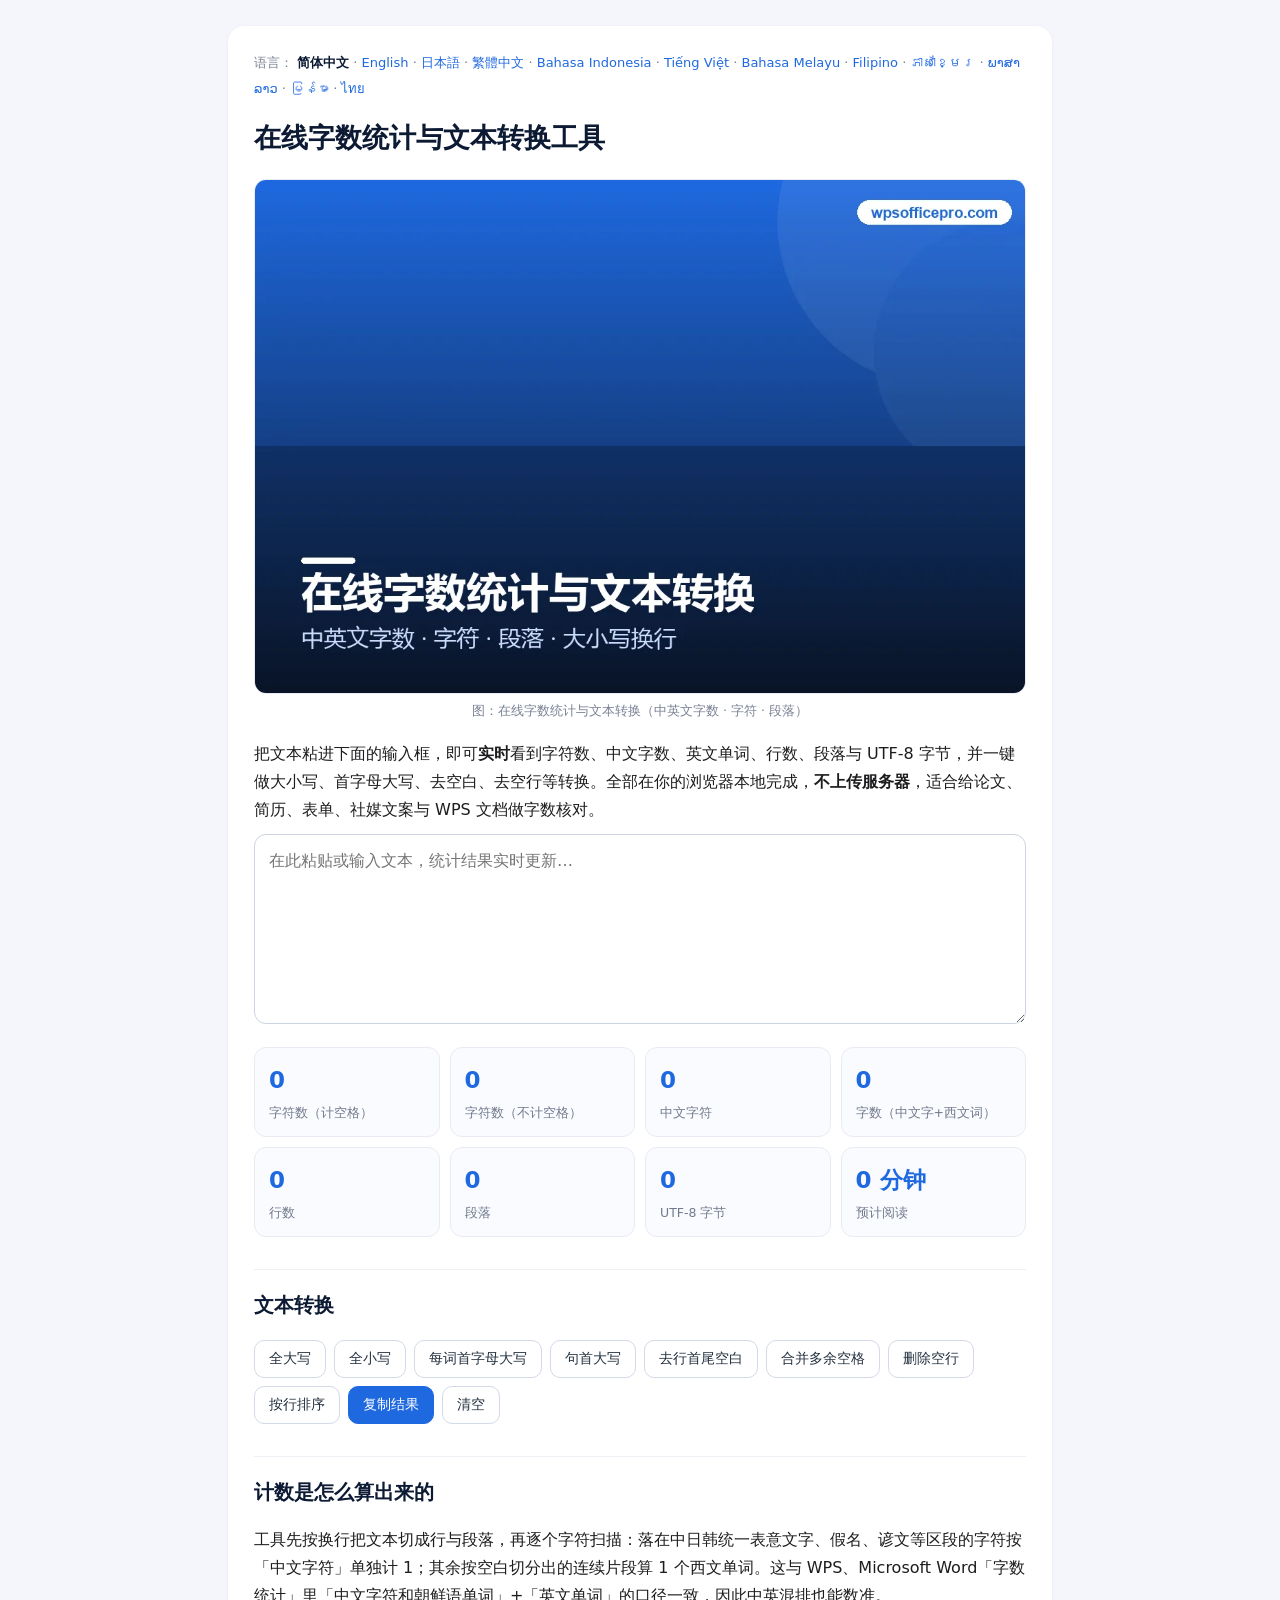
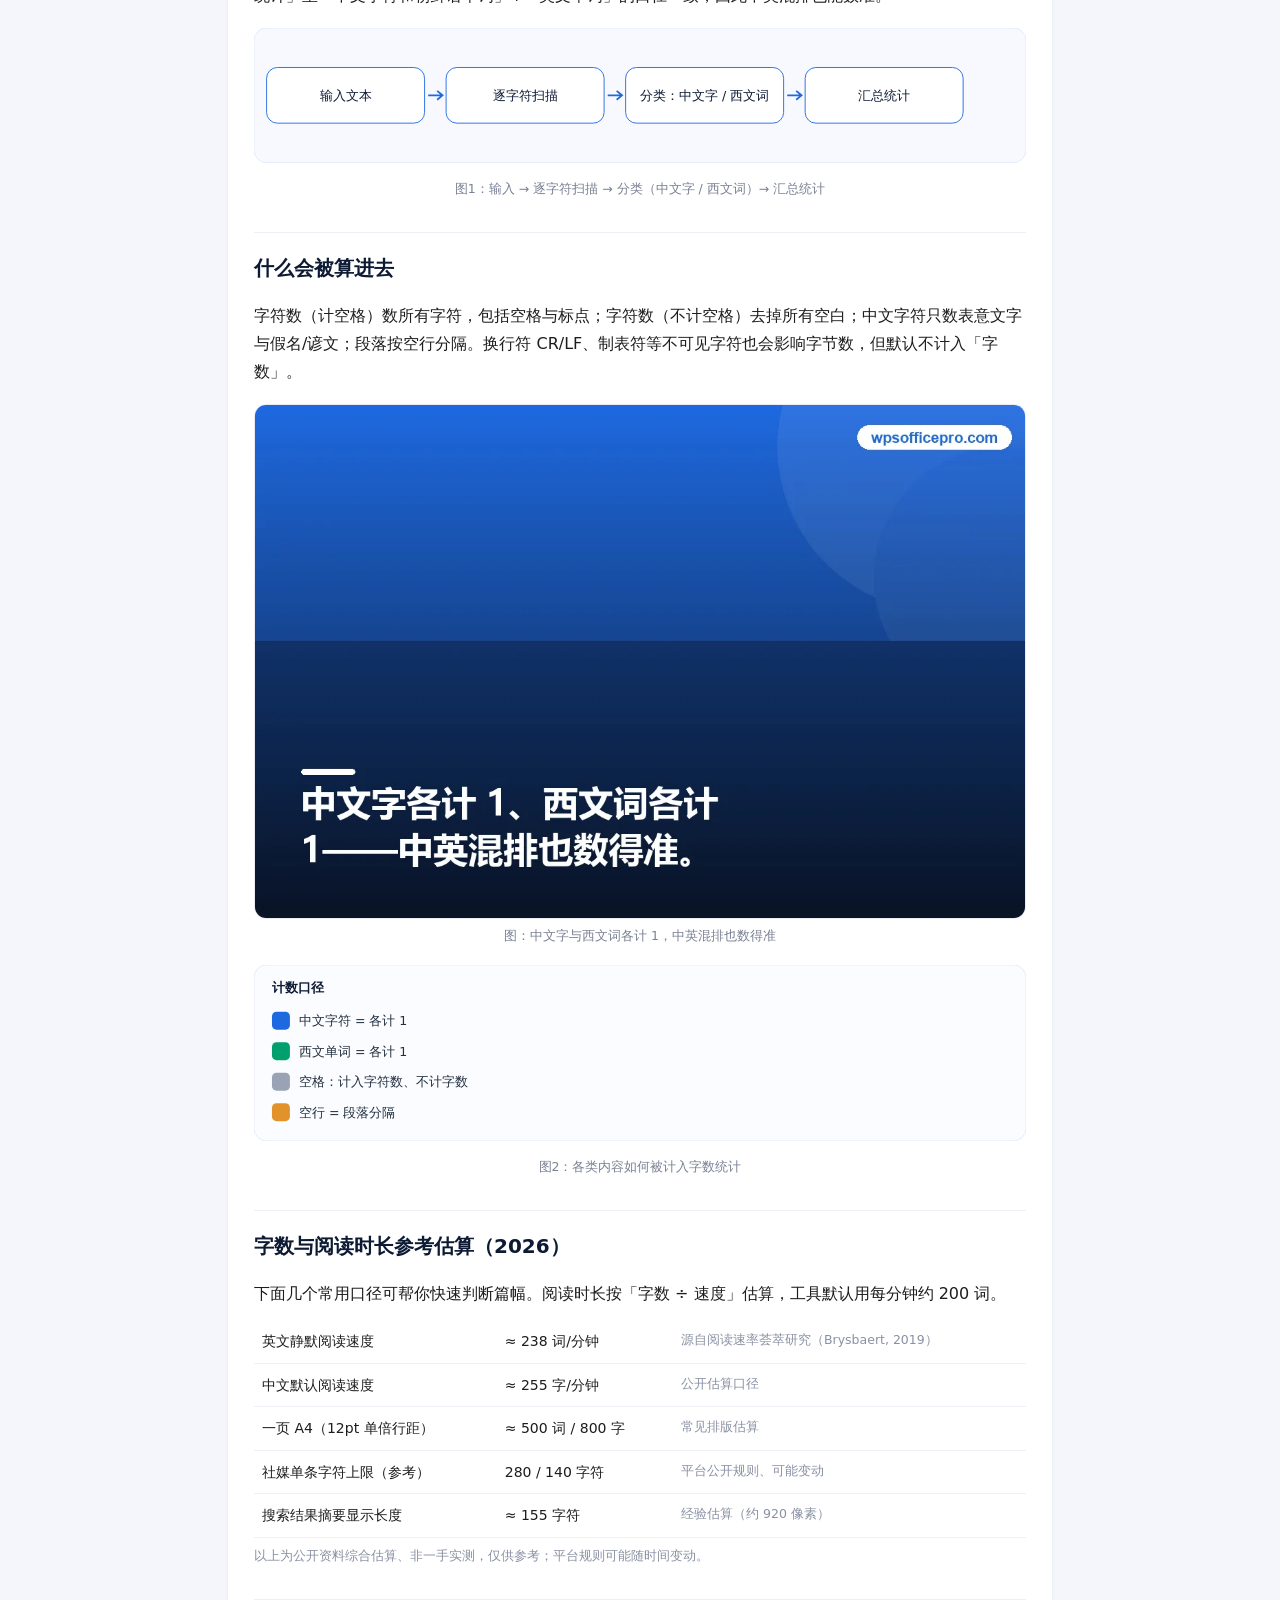
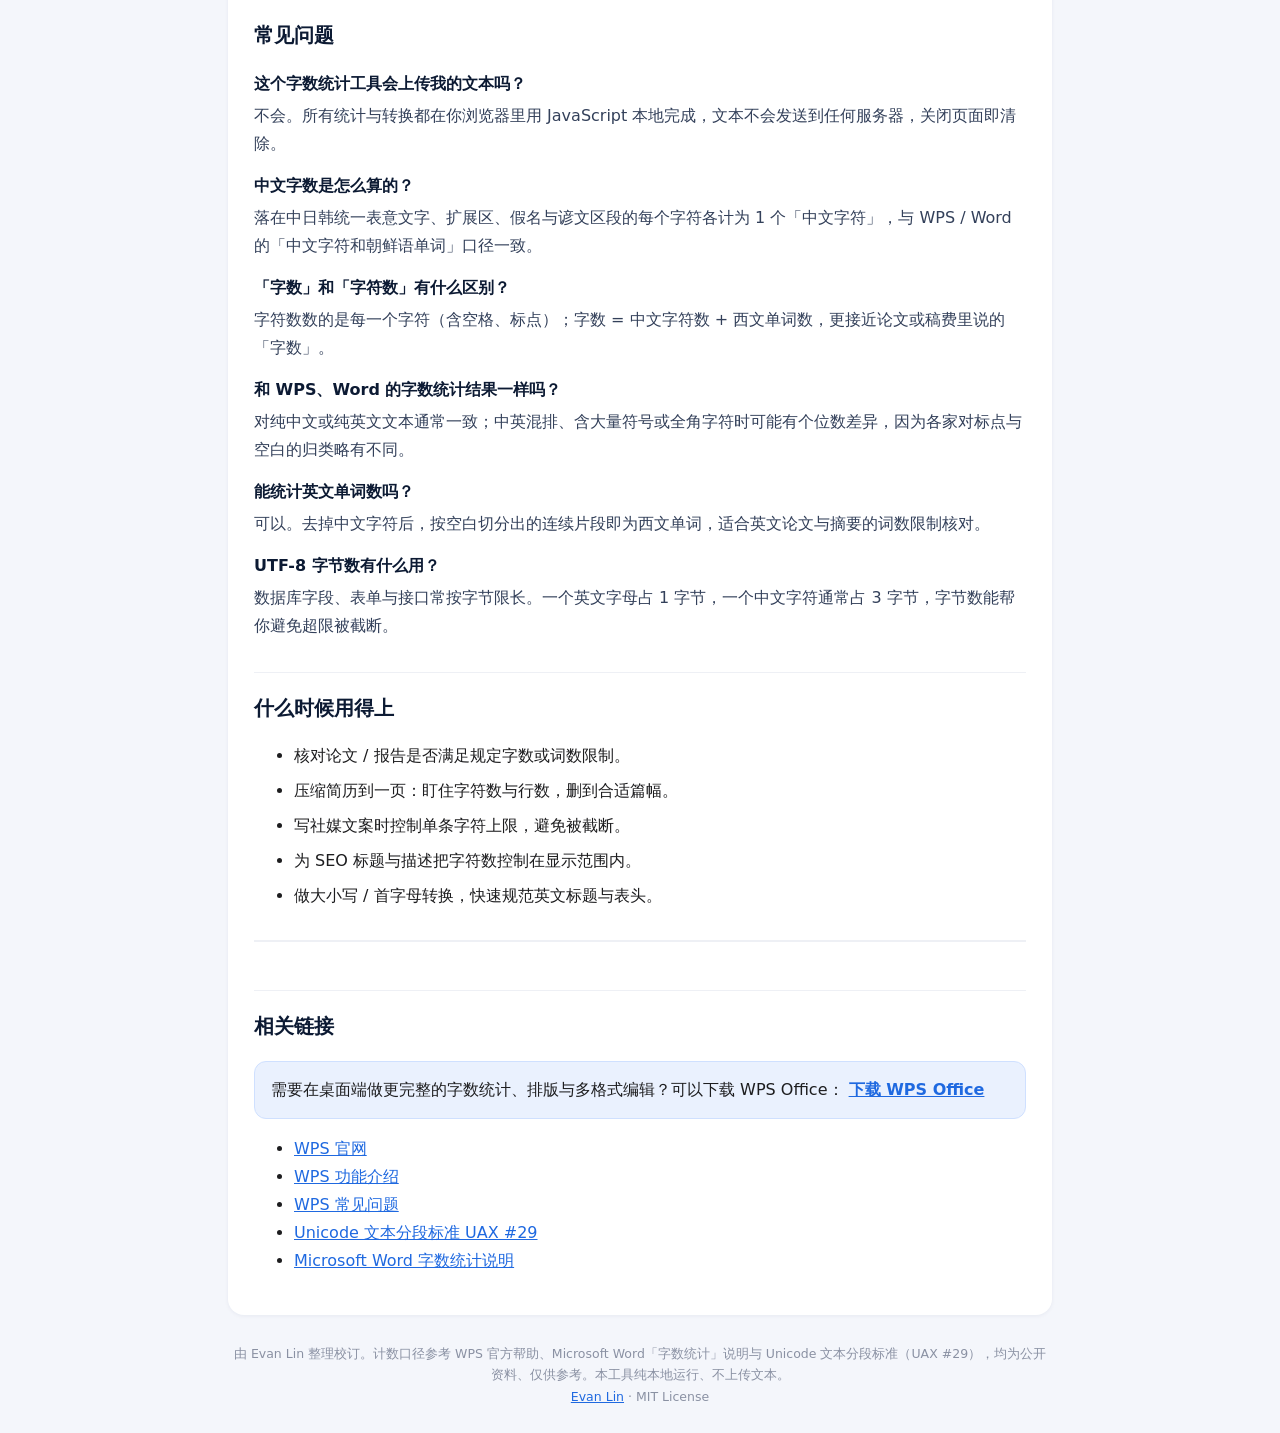
<file: index.html>
<!DOCTYPE html><html lang="zh-Hans"><head><meta charset="utf-8">
<meta name="viewport" content="width=device-width,initial-scale=1">
<title>字数统计工具 - 在线统计中英文字数/字符/段落 + 大小写换行转换</title>
<meta name="description" content="免费在线字数统计与文本转换：实时统计中文字数、英文单词、字符（计/不计空格）、行数、段落、UTF-8 字节，并支持大小写、首字母、整行去空白与去空行等转换。纯本地运行、不上传，给 WPS 等办公文档做字数核对。">
<link rel="canonical" href="https://nageshagwa.github.io/">
<meta name="robots" content="index,follow,max-image-preview:large">
<meta property="og:title" content="字数统计工具 - 在线统计中英文字数/字符/段落 + 大小写换行转换">
<meta property="og:type" content="website">
<meta property="og:url" content="https://nageshagwa.github.io/">
<link rel="alternate" hreflang="zh-Hans" href="https://nageshagwa.github.io/">
<link rel="alternate" hreflang="en" href="https://nageshagwa.github.io/en/">
<link rel="alternate" hreflang="ja" href="https://nageshagwa.github.io/ja/">
<link rel="alternate" hreflang="zh-Hant" href="https://nageshagwa.github.io/zh-tw/">
<link rel="alternate" hreflang="id" href="https://nageshagwa.github.io/id/">
<link rel="alternate" hreflang="vi" href="https://nageshagwa.github.io/vi/">
<link rel="alternate" hreflang="ms" href="https://nageshagwa.github.io/ms/">
<link rel="alternate" hreflang="fil" href="https://nageshagwa.github.io/fil/">
<link rel="alternate" hreflang="km" href="https://nageshagwa.github.io/km/">
<link rel="alternate" hreflang="lo" href="https://nageshagwa.github.io/lo/">
<link rel="alternate" hreflang="my" href="https://nageshagwa.github.io/my/">
<link rel="alternate" hreflang="th" href="https://nageshagwa.github.io/th/">
<link rel="alternate" hreflang="x-default" href="https://nageshagwa.github.io/">
<link rel="stylesheet" href="/style.css">
<script type="application/ld+json">
{
 "@context": "https://schema.org",
 "@graph": [
  {
   "@type": "WebApplication",
   "name": "在线字数统计与文本转换",
   "url": "https://nageshagwa.github.io/",
   "applicationCategory": "UtilitiesApplication",
   "operatingSystem": "Web browser",
   "inLanguage": "zh-Hans",
   "description": "免费在线字数统计与文本转换：实时统计中文字数、英文单词、字符（计/不计空格）、行数、段落、UTF-8 字节，并支持大小写、首字母、整行去空白与去空行等转换。纯本地运行、不上传，给 WPS 等办公文档做字数核对。",
   "isAccessibleForFree": true,
   "browserRequirements": "Requires JavaScript",
   "offers": {
    "@type": "Offer",
    "price": "0",
    "priceCurrency": "USD"
   },
   "author": {
    "@type": "Person",
    "name": "Evan Lin"
   }
  },
  {
   "@type": "FAQPage",
   "inLanguage": "zh-Hans",
   "url": "https://nageshagwa.github.io/",
   "mainEntity": [
    {
     "@type": "Question",
     "name": "这个字数统计工具会上传我的文本吗？",
     "acceptedAnswer": {
      "@type": "Answer",
      "text": "不会。所有统计与转换都在你浏览器里用 JavaScript 本地完成，文本不会发送到任何服务器，关闭页面即清除。"
     }
    },
    {
     "@type": "Question",
     "name": "中文字数是怎么算的？",
     "acceptedAnswer": {
      "@type": "Answer",
      "text": "落在中日韩统一表意文字、扩展区、假名与谚文区段的每个字符各计为 1 个「中文字符」，与 WPS / Word 的「中文字符和朝鲜语单词」口径一致。"
     }
    },
    {
     "@type": "Question",
     "name": "「字数」和「字符数」有什么区别？",
     "acceptedAnswer": {
      "@type": "Answer",
      "text": "字符数数的是每一个字符（含空格、标点）；字数 = 中文字符数 + 西文单词数，更接近论文或稿费里说的「字数」。"
     }
    },
    {
     "@type": "Question",
     "name": "和 WPS、Word 的字数统计结果一样吗？",
     "acceptedAnswer": {
      "@type": "Answer",
      "text": "对纯中文或纯英文文本通常一致；中英混排、含大量符号或全角字符时可能有个位数差异，因为各家对标点与空白的归类略有不同。"
     }
    },
    {
     "@type": "Question",
     "name": "能统计英文单词数吗？",
     "acceptedAnswer": {
      "@type": "Answer",
      "text": "可以。去掉中文字符后，按空白切分出的连续片段即为西文单词，适合英文论文与摘要的词数限制核对。"
     }
    },
    {
     "@type": "Question",
     "name": "UTF-8 字节数有什么用？",
     "acceptedAnswer": {
      "@type": "Answer",
      "text": "数据库字段、表单与接口常按字节限长。一个英文字母占 1 字节，一个中文字符通常占 3 字节，字节数能帮你避免超限被截断。"
     }
    }
   ]
  }
 ]
}
</script>
</head>
<body><div class="wrap"><main>
<nav class="lang">语言： <strong>简体中文</strong> · <a href="/en/">English</a> · <a href="/ja/">日本語</a> · <a href="/zh-tw/">繁體中文</a> · <a href="/id/">Bahasa Indonesia</a> · <a href="/vi/">Tiếng Việt</a> · <a href="/ms/">Bahasa Melayu</a> · <a href="/fil/">Filipino</a> · <a href="/km/">ភាសាខ្មែរ</a> · <a href="/lo/">ພາສາລາວ</a> · <a href="/my/">မြန်မာ</a> · <a href="/th/">ไทย</a></nav>
<h1>在线字数统计与文本转换工具</h1>
<figure class="i4png"><picture><source type="image/webp" srcset="/img/cover_zh.webp"><img src="/img/cover_zh.png" alt="在线字数统计与文本转换工具示意图" fetchpriority="high" width="1120" height="746" style="width:100%;height:auto;border-radius:12px;border:1px solid #e8ebf2"></picture><figcaption>图：在线字数统计与文本转换（中英文字数 · 字符 · 段落）</figcaption></figure>
<p>把文本粘进下面的输入框，即可<strong>实时</strong>看到字符数、中文字数、英文单词、行数、段落与 UTF-8 字节，并一键做大小写、首字母大写、去空白、去空行等转换。全部在你的浏览器本地完成，<strong>不上传服务器</strong>，适合给论文、简历、表单、社媒文案与 WPS 文档做字数核对。</p>
<textarea id="wc-input" placeholder="在此粘贴或输入文本，统计结果实时更新…" autocomplete="off" spellcheck="false"></textarea>
<div class="stats"><div class="stat"><div class="n" id="c-chars">0</div><div class="l">字符数（计空格）</div></div><div class="stat"><div class="n" id="c-nospace">0</div><div class="l">字符数（不计空格）</div></div><div class="stat"><div class="n" id="c-cjk">0</div><div class="l">中文字符</div></div><div class="stat"><div class="n" id="c-words">0</div><div class="l">字数（中文字+西文词）</div></div><div class="stat"><div class="n" id="c-lines">0</div><div class="l">行数</div></div><div class="stat"><div class="n" id="c-paras">0</div><div class="l">段落</div></div><div class="stat"><div class="n" id="c-bytes">0</div><div class="l">UTF-8 字节</div></div><div class="stat"><div class="n" id="c-read">0</div><div class="l">预计阅读</div></div></div>
<h2>文本转换</h2>
<div class="ops"><button data-op="upper">全大写</button><button data-op="lower">全小写</button><button data-op="title">每词首字母大写</button><button data-op="sentence">句首大写</button><button data-op="trim">去行首尾空白</button><button data-op="collapse">合并多余空格</button><button data-op="blank">删除空行</button><button data-op="sort">按行排序</button><button data-op="copy" class="pri">复制结果</button><button data-op="clear">清空</button></div>
<h2>计数是怎么算出来的</h2>
<p>工具先按换行把文本切成行与段落，再逐个字符扫描：落在中日韩统一表意文字、假名、谚文等区段的字符按「中文字符」单独计 1；其余按空白切分出的连续片段算 1 个西文单词。这与 WPS、Microsoft Word「字数统计」里「中文字符和朝鲜语单词」+「英文单词」的口径一致，因此中英混排也能数准。</p>
<figure><svg viewBox="0 0 860 150" xmlns="http://www.w3.org/2000/svg" role="img" aria-label="图1：输入 → 逐字符扫描 → 分类（中文字 / 西文词）→ 汇总统计" style="width:100%;height:auto"><rect x="0" y="0" width="860" height="150" rx="14" fill="#f7f9ff" stroke="#e1e9fb"/><rect x="14" y="44" width="176" height="62" rx="12" fill="#fff" stroke="#1f69e0"/><text x="102" y="80" text-anchor="middle" font-family="system-ui,Arial" font-size="14" fill="#0c1a33">输入文本</text><path d="M194 75 l16 0 m-6 -5 l6 5 l-6 5" stroke="#1f69e0" stroke-width="2" fill="none"/><rect x="214" y="44" width="176" height="62" rx="12" fill="#fff" stroke="#1f69e0"/><text x="302" y="80" text-anchor="middle" font-family="system-ui,Arial" font-size="14" fill="#0c1a33">逐字符扫描</text><path d="M394 75 l16 0 m-6 -5 l6 5 l-6 5" stroke="#1f69e0" stroke-width="2" fill="none"/><rect x="414" y="44" width="176" height="62" rx="12" fill="#fff" stroke="#1f69e0"/><text x="502" y="80" text-anchor="middle" font-family="system-ui,Arial" font-size="14" fill="#0c1a33">分类：中文字 / 西文词</text><path d="M594 75 l16 0 m-6 -5 l6 5 l-6 5" stroke="#1f69e0" stroke-width="2" fill="none"/><rect x="614" y="44" width="176" height="62" rx="12" fill="#fff" stroke="#1f69e0"/><text x="702" y="80" text-anchor="middle" font-family="system-ui,Arial" font-size="14" fill="#0c1a33">汇总统计</text></svg><figcaption>图1：输入 → 逐字符扫描 → 分类（中文字 / 西文词）→ 汇总统计</figcaption></figure>
<h2>什么会被算进去</h2>
<p>字符数（计空格）数所有字符，包括空格与标点；字符数（不计空格）去掉所有空白；中文字符只数表意文字与假名/谚文；段落按空行分隔。换行符 CR/LF、制表符等不可见字符也会影响字节数，但默认不计入「字数」。</p>
<figure class="i4png"><picture><source type="image/webp" srcset="/img/board_zh.webp"><img src="/img/board_zh.png" alt="字数统计计数口径示意图" loading="lazy" width="1120" height="746" style="width:100%;height:auto;border-radius:12px;border:1px solid #e8ebf2"></picture><figcaption>图：中文字与西文词各计 1，中英混排也数得准</figcaption></figure>
<figure><svg viewBox="0 0 860 196" xmlns="http://www.w3.org/2000/svg" role="img" aria-label="图2：各类内容如何被计入字数统计" style="width:100%;height:auto"><rect x="0" y="0" width="860" height="196" rx="14" fill="#fbfcff" stroke="#e1e9fb"/><text x="20" y="30" font-family="system-ui,Arial" font-size="15" font-weight="700" fill="#0c1a33">计数口径</text><rect x="20" y="52" width="20" height="20" rx="5" fill="#1f69e0"/><text x="50" y="67" font-family="system-ui,Arial" font-size="14" fill="#23303f">中文字符 = 各计 1</text><rect x="20" y="86" width="20" height="20" rx="5" fill="#00a06d"/><text x="50" y="101" font-family="system-ui,Arial" font-size="14" fill="#23303f">西文单词 = 各计 1</text><rect x="20" y="120" width="20" height="20" rx="5" fill="#9aa3b5"/><text x="50" y="135" font-family="system-ui,Arial" font-size="14" fill="#23303f">空格：计入字符数、不计字数</text><rect x="20" y="154" width="20" height="20" rx="5" fill="#e2922b"/><text x="50" y="169" font-family="system-ui,Arial" font-size="14" fill="#23303f">空行 = 段落分隔</text></svg><figcaption>图2：各类内容如何被计入字数统计</figcaption></figure>
<h2 id="i4data">字数与阅读时长参考估算（2026）</h2>
<p>下面几个常用口径可帮你快速判断篇幅。阅读时长按「字数 ÷ 速度」估算，工具默认用每分钟约 200 词。</p>
<table class="data"><tbody>
<tr><td>英文静默阅读速度</td><td>≈ 238 词/分钟</td><td class="note">源自阅读速率荟萃研究（Brysbaert, 2019）</td></tr>
<tr><td>中文默认阅读速度</td><td>≈ 255 字/分钟</td><td class="note">公开估算口径</td></tr>
<tr><td>一页 A4（12pt 单倍行距）</td><td>≈ 500 词 / 800 字</td><td class="note">常见排版估算</td></tr>
<tr><td>社媒单条字符上限（参考）</td><td>280 / 140 字符</td><td class="note">平台公开规则、可能变动</td></tr>
<tr><td>搜索结果摘要显示长度</td><td>≈ 155 字符</td><td class="note">经验估算（约 920 像素）</td></tr>
</tbody></table>
<p class="note">以上为公开资料综合估算、非一手实测，仅供参考；平台规则可能随时间变动。</p>
<h2>常见问题</h2>
<dl class="faq">
<dt>这个字数统计工具会上传我的文本吗？</dt><dd>不会。所有统计与转换都在你浏览器里用 JavaScript 本地完成，文本不会发送到任何服务器，关闭页面即清除。</dd>
<dt>中文字数是怎么算的？</dt><dd>落在中日韩统一表意文字、扩展区、假名与谚文区段的每个字符各计为 1 个「中文字符」，与 WPS / Word 的「中文字符和朝鲜语单词」口径一致。</dd>
<dt>「字数」和「字符数」有什么区别？</dt><dd>字符数数的是每一个字符（含空格、标点）；字数 = 中文字符数 + 西文单词数，更接近论文或稿费里说的「字数」。</dd>
<dt>和 WPS、Word 的字数统计结果一样吗？</dt><dd>对纯中文或纯英文文本通常一致；中英混排、含大量符号或全角字符时可能有个位数差异，因为各家对标点与空白的归类略有不同。</dd>
<dt>能统计英文单词数吗？</dt><dd>可以。去掉中文字符后，按空白切分出的连续片段即为西文单词，适合英文论文与摘要的词数限制核对。</dd>
<dt>UTF-8 字节数有什么用？</dt><dd>数据库字段、表单与接口常按字节限长。一个英文字母占 1 字节，一个中文字符通常占 3 字节，字节数能帮你避免超限被截断。</dd>
</dl>
<h2>什么时候用得上</h2>
<ul class="scenes"><li>核对论文 / 报告是否满足规定字数或词数限制。</li><li>压缩简历到一页：盯住字符数与行数，删到合适篇幅。</li><li>写社媒文案时控制单条字符上限，避免被截断。</li><li>为 SEO 标题与描述把字符数控制在显示范围内。</li><li>做大小写 / 首字母转换，快速规范英文标题与表头。</li></ul>
<div class="related"><h2>相关链接</h2>
<div class="cta">需要在桌面端做更完整的字数统计、排版与多格式编辑？可以下载 WPS Office： <a href="https://wpsofficepro.com/download/">下载 WPS Office</a></div>
<ul><li><a href="https://wpsofficepro.com/" rel="nofollow noopener" target="_blank">WPS 官网</a></li><li><a href="https://wpsofficepro.com/features/" rel="nofollow noopener" target="_blank">WPS 功能介绍</a></li><li><a href="https://wpsofficepro.com/faq/" rel="nofollow noopener" target="_blank">WPS 常见问题</a></li><li><a href="https://www.unicode.org/reports/tr29/" rel="nofollow noopener" target="_blank">Unicode 文本分段标准 UAX #29</a></li><li><a href="https://support.microsoft.com/en-us/office/show-word-count-3c9e6a11-a04d-43b4-977c-563a0e0d5da3" rel="nofollow noopener" target="_blank">Microsoft Word 字数统计说明</a></li></ul></div>
</main>
<footer>由 Evan Lin 整理校订。计数口径参考 WPS 官方帮助、Microsoft Word「字数统计」说明与 Unicode 文本分段标准（UAX #29），均为公开资料、仅供参考。本工具纯本地运行、不上传文本。<br><a href="/about-editor/">Evan Lin</a> · MIT License</footer>
</div>
<script>window.I18N={"readUnit": "分钟", "copied": "已复制"};</script><script src="/app.js"></script>
</body></html>
</file>
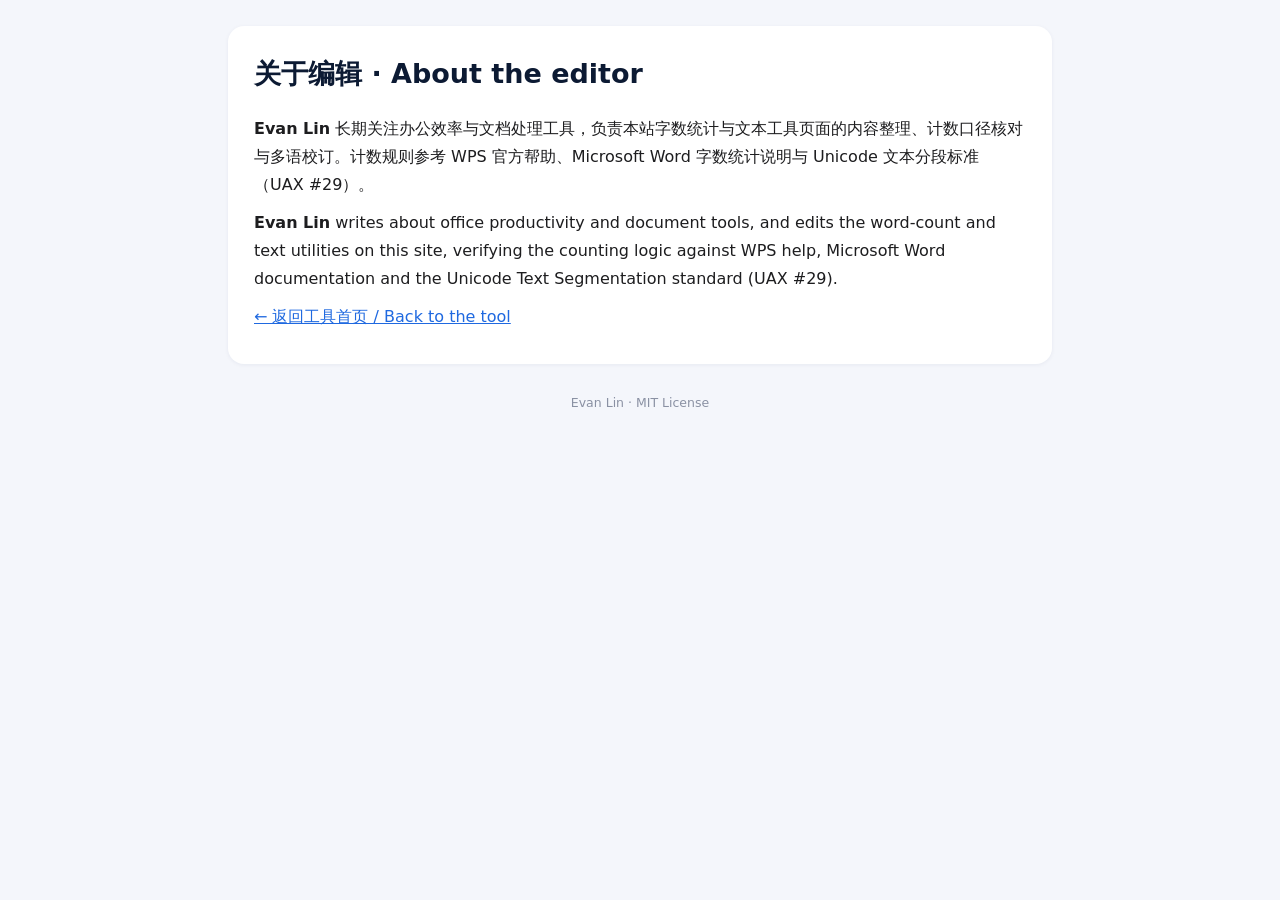
<file: about-editor/index.html>
<!DOCTYPE html><html lang="zh-Hans"><head><meta charset="utf-8">
<meta name="viewport" content="width=device-width,initial-scale=1">
<title>关于编辑 Evan Lin - About the editor</title>
<meta name="description" content="本站工具页的编辑与校订者 Evan Lin 简介。About Evan Lin, editor of these office-productivity tool pages.">
<link rel="canonical" href="https://nageshagwa.github.io/about-editor/">
<link rel="stylesheet" href="/style.css"></head>
<body><div class="wrap"><main>
<h1>关于编辑 · About the editor</h1>
<p><strong>Evan Lin</strong> 长期关注办公效率与文档处理工具，负责本站字数统计与文本工具页面的内容整理、计数口径核对与多语校订。计数规则参考 WPS 官方帮助、Microsoft Word 字数统计说明与 Unicode 文本分段标准（UAX #29）。</p>
<p><strong>Evan Lin</strong> writes about office productivity and document tools, and edits the word-count and text utilities on this site, verifying the counting logic against WPS help, Microsoft Word documentation and the Unicode Text Segmentation standard (UAX #29).</p>
<p><a href="/">&larr; 返回工具首页 / Back to the tool</a></p>
</main>
<footer>Evan Lin · MIT License</footer>
</div>
</body></html>
</file>
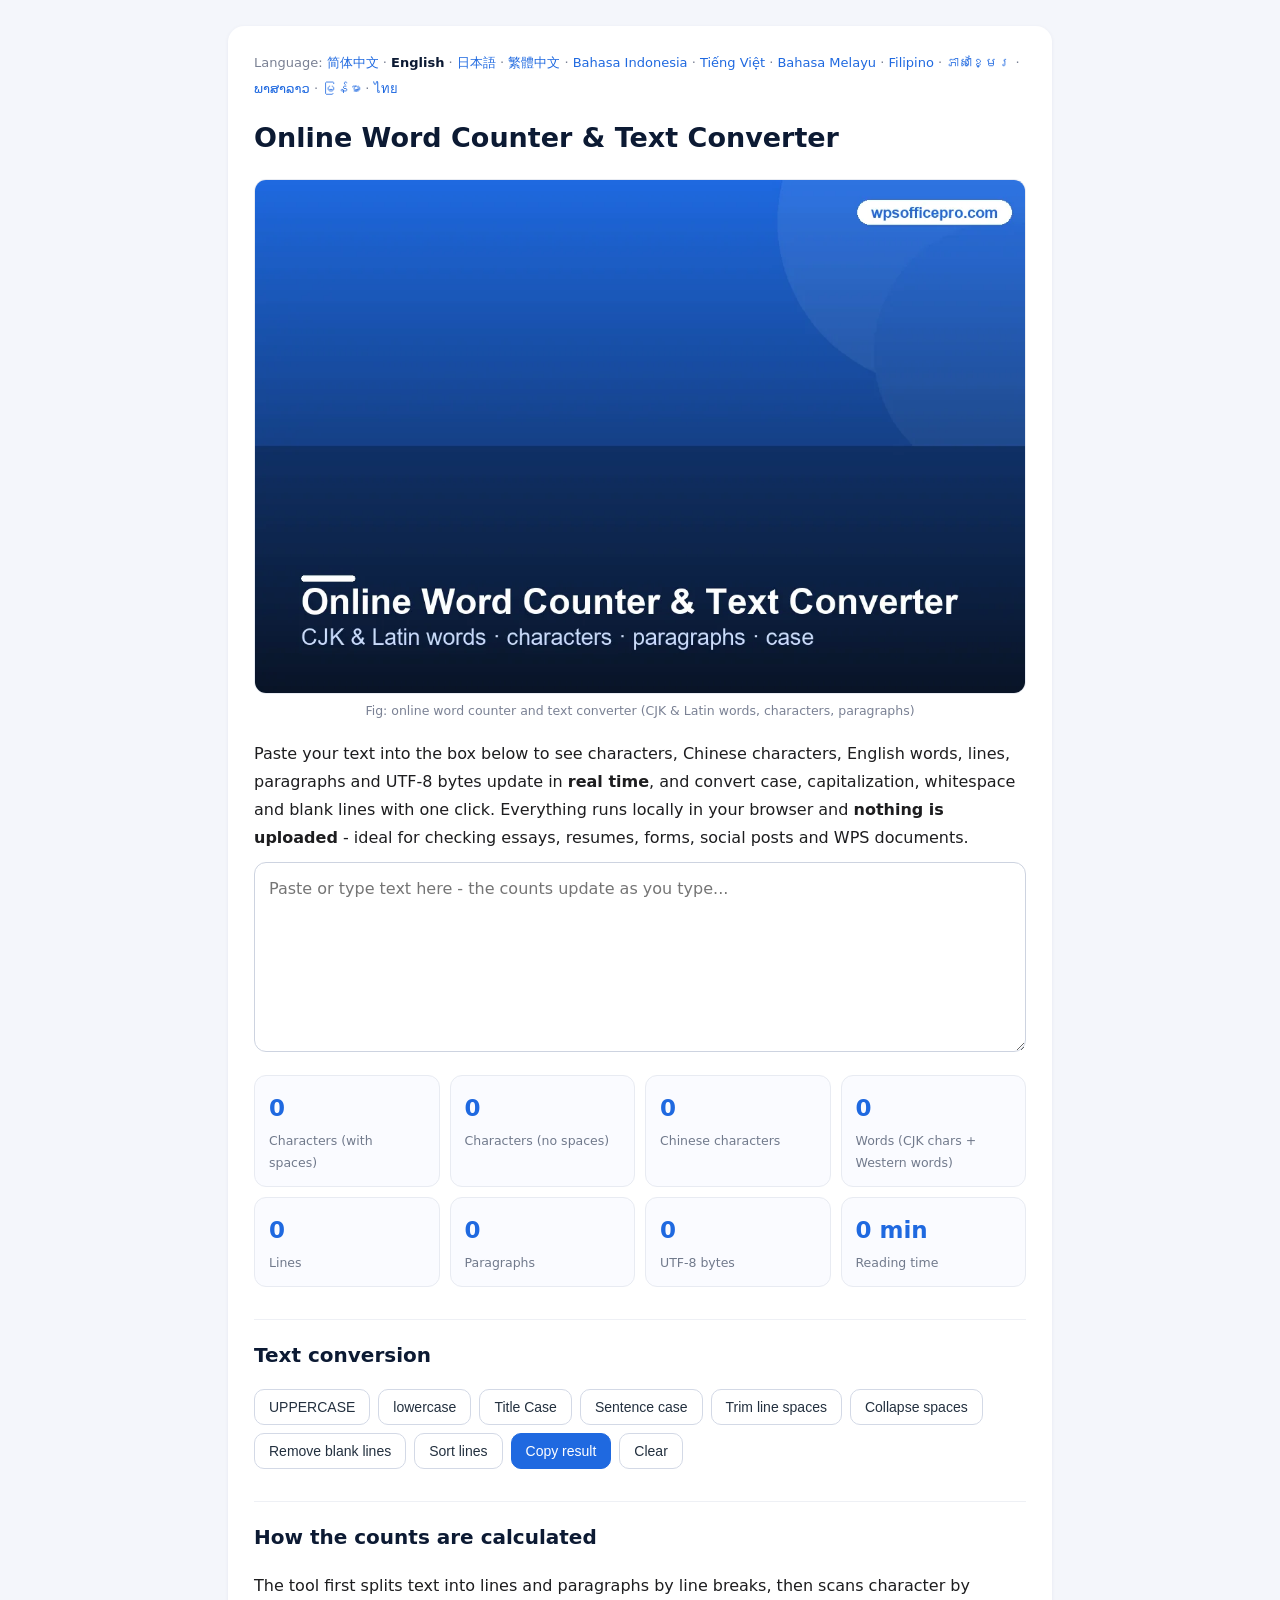
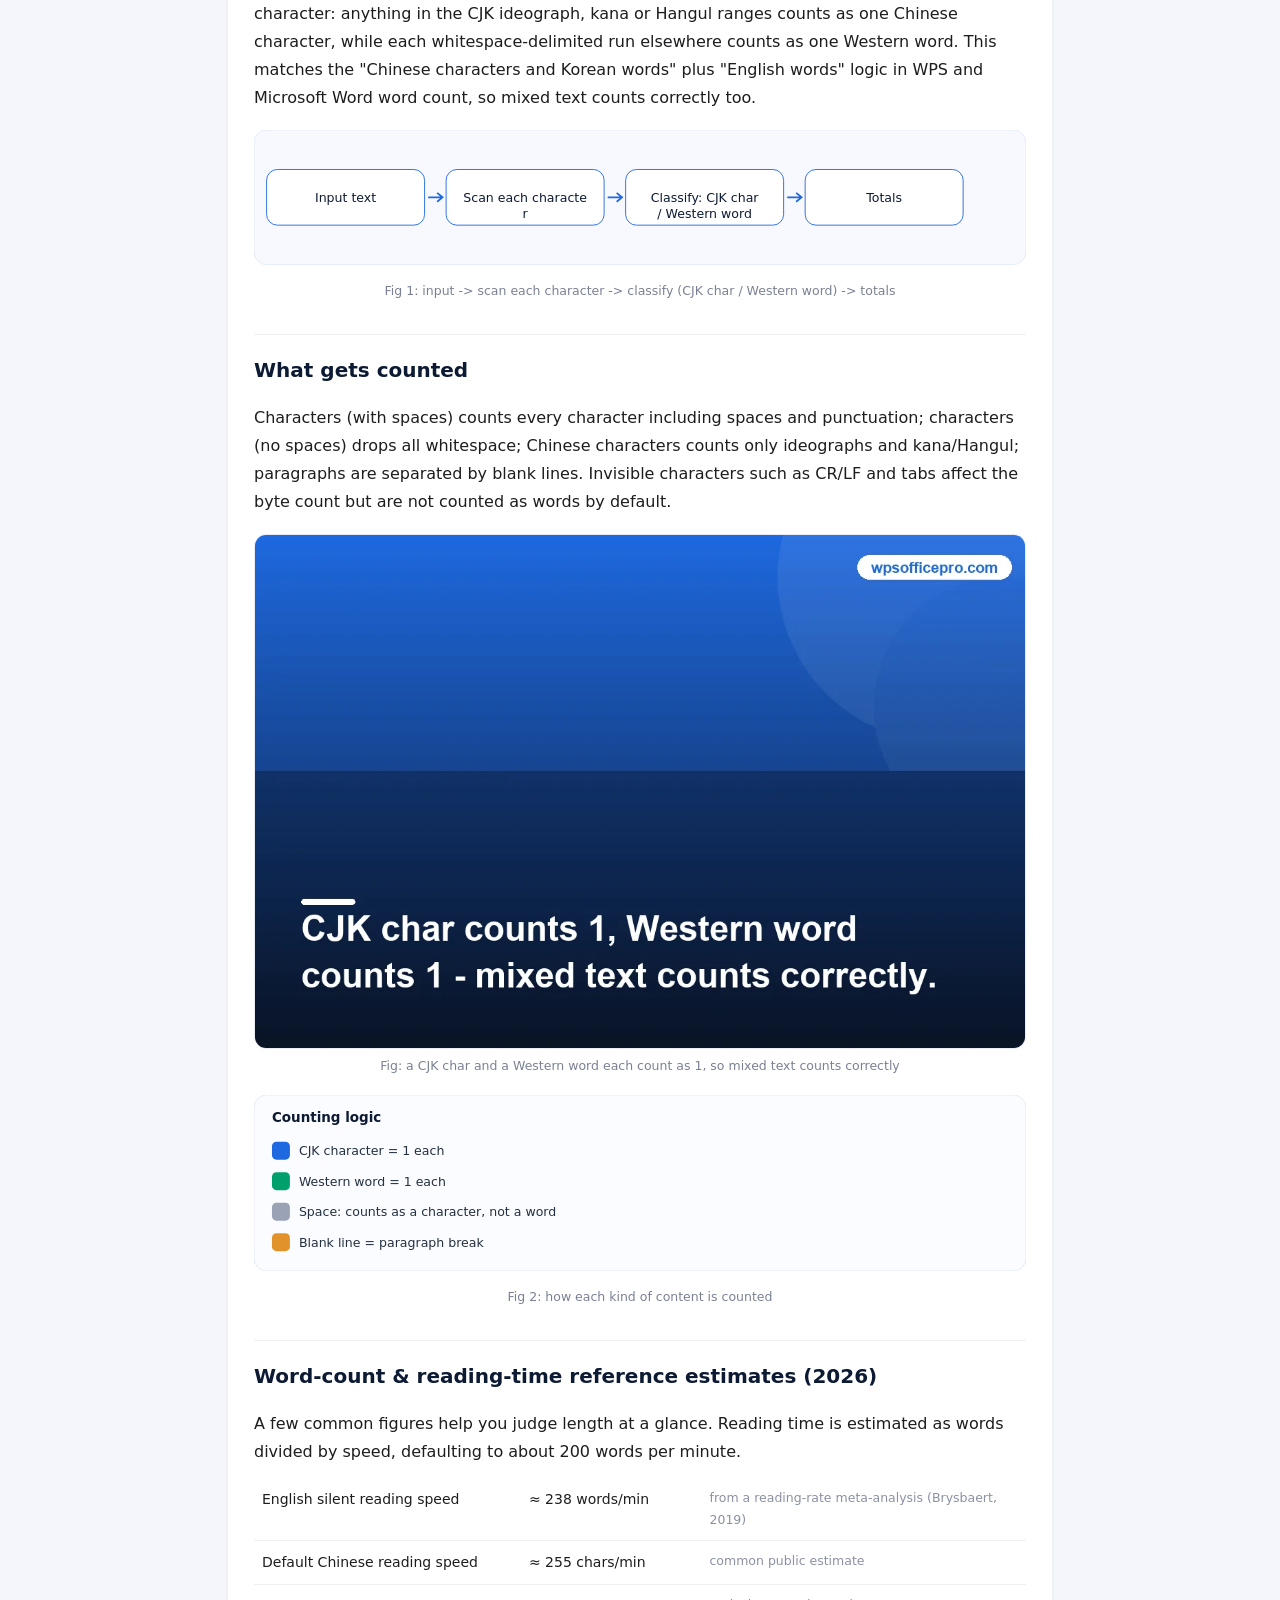
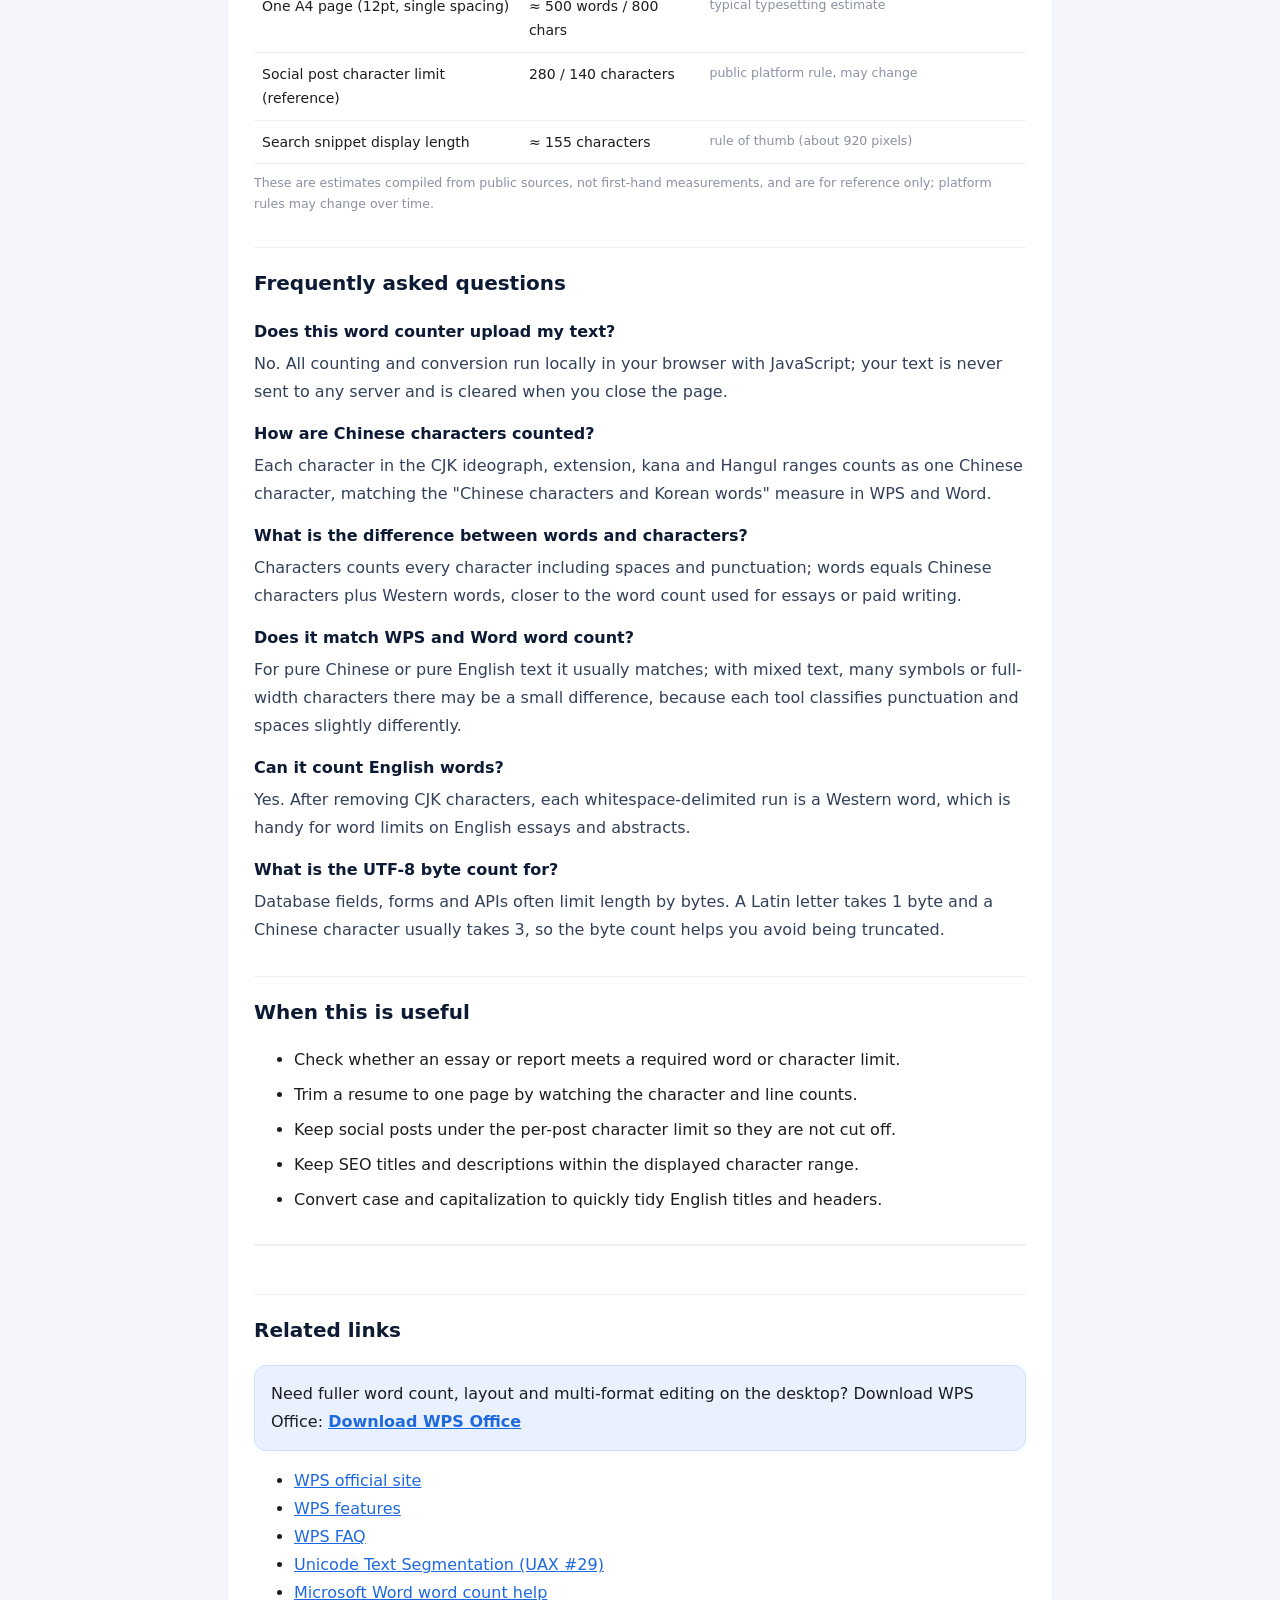
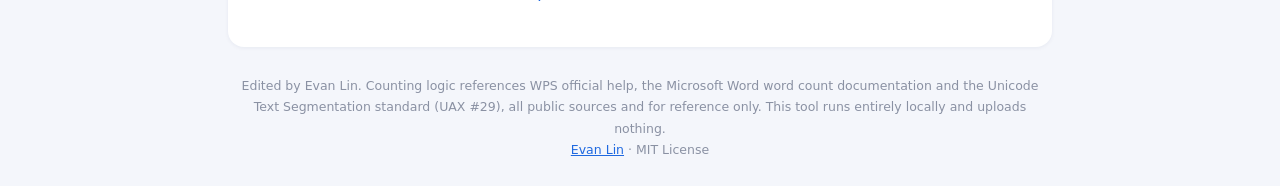
<file: en/index.html>
<!DOCTYPE html><html lang="en"><head><meta charset="utf-8">
<meta name="viewport" content="width=device-width,initial-scale=1">
<title>Word Counter - Online Character, Word &amp; Paragraph Count + Case Converter</title>
<meta name="description" content="Free online word and character counter with text conversion: count Chinese characters, English words, characters (with/without spaces), lines, paragraphs and UTF-8 bytes in real time, plus case, capitalization, trim and blank-line tools. Runs locally, nothing is uploaded - handy for checking WPS and Office documents.">
<link rel="canonical" href="https://nageshagwa.github.io/en/">
<meta name="robots" content="index,follow,max-image-preview:large">
<meta property="og:title" content="Word Counter - Online Character, Word &amp; Paragraph Count + Case Converter">
<meta property="og:type" content="website">
<meta property="og:url" content="https://nageshagwa.github.io/en/">
<link rel="alternate" hreflang="zh-Hans" href="https://nageshagwa.github.io/">
<link rel="alternate" hreflang="en" href="https://nageshagwa.github.io/en/">
<link rel="alternate" hreflang="ja" href="https://nageshagwa.github.io/ja/">
<link rel="alternate" hreflang="zh-Hant" href="https://nageshagwa.github.io/zh-tw/">
<link rel="alternate" hreflang="id" href="https://nageshagwa.github.io/id/">
<link rel="alternate" hreflang="vi" href="https://nageshagwa.github.io/vi/">
<link rel="alternate" hreflang="ms" href="https://nageshagwa.github.io/ms/">
<link rel="alternate" hreflang="fil" href="https://nageshagwa.github.io/fil/">
<link rel="alternate" hreflang="km" href="https://nageshagwa.github.io/km/">
<link rel="alternate" hreflang="lo" href="https://nageshagwa.github.io/lo/">
<link rel="alternate" hreflang="my" href="https://nageshagwa.github.io/my/">
<link rel="alternate" hreflang="th" href="https://nageshagwa.github.io/th/">
<link rel="alternate" hreflang="x-default" href="https://nageshagwa.github.io/">
<link rel="stylesheet" href="/style.css">
<script type="application/ld+json">
{
 "@context": "https://schema.org",
 "@graph": [
  {
   "@type": "WebApplication",
   "name": "Online Word Counter & Text Converter",
   "url": "https://nageshagwa.github.io/en/",
   "applicationCategory": "UtilitiesApplication",
   "operatingSystem": "Web browser",
   "inLanguage": "en",
   "description": "Free online word and character counter with text conversion: count Chinese characters, English words, characters (with/without spaces), lines, paragraphs and UTF-8 bytes in real time, plus case, capitalization, trim and blank-line tools. Runs locally, nothing is uploaded - handy for checking WPS and Office documents.",
   "isAccessibleForFree": true,
   "browserRequirements": "Requires JavaScript",
   "offers": {
    "@type": "Offer",
    "price": "0",
    "priceCurrency": "USD"
   },
   "author": {
    "@type": "Person",
    "name": "Evan Lin"
   }
  },
  {
   "@type": "FAQPage",
   "inLanguage": "en",
   "url": "https://nageshagwa.github.io/en/",
   "mainEntity": [
    {
     "@type": "Question",
     "name": "Does this word counter upload my text?",
     "acceptedAnswer": {
      "@type": "Answer",
      "text": "No. All counting and conversion run locally in your browser with JavaScript; your text is never sent to any server and is cleared when you close the page."
     }
    },
    {
     "@type": "Question",
     "name": "How are Chinese characters counted?",
     "acceptedAnswer": {
      "@type": "Answer",
      "text": "Each character in the CJK ideograph, extension, kana and Hangul ranges counts as one Chinese character, matching the \"Chinese characters and Korean words\" measure in WPS and Word."
     }
    },
    {
     "@type": "Question",
     "name": "What is the difference between words and characters?",
     "acceptedAnswer": {
      "@type": "Answer",
      "text": "Characters counts every character including spaces and punctuation; words equals Chinese characters plus Western words, closer to the word count used for essays or paid writing."
     }
    },
    {
     "@type": "Question",
     "name": "Does it match WPS and Word word count?",
     "acceptedAnswer": {
      "@type": "Answer",
      "text": "For pure Chinese or pure English text it usually matches; with mixed text, many symbols or full-width characters there may be a small difference, because each tool classifies punctuation and spaces slightly differently."
     }
    },
    {
     "@type": "Question",
     "name": "Can it count English words?",
     "acceptedAnswer": {
      "@type": "Answer",
      "text": "Yes. After removing CJK characters, each whitespace-delimited run is a Western word, which is handy for word limits on English essays and abstracts."
     }
    },
    {
     "@type": "Question",
     "name": "What is the UTF-8 byte count for?",
     "acceptedAnswer": {
      "@type": "Answer",
      "text": "Database fields, forms and APIs often limit length by bytes. A Latin letter takes 1 byte and a Chinese character usually takes 3, so the byte count helps you avoid being truncated."
     }
    }
   ]
  }
 ]
}
</script>
</head>
<body><div class="wrap"><main>
<nav class="lang">Language: <a href="/">简体中文</a> · <strong>English</strong> · <a href="/ja/">日本語</a> · <a href="/zh-tw/">繁體中文</a> · <a href="/id/">Bahasa Indonesia</a> · <a href="/vi/">Tiếng Việt</a> · <a href="/ms/">Bahasa Melayu</a> · <a href="/fil/">Filipino</a> · <a href="/km/">ភាសាខ្មែរ</a> · <a href="/lo/">ພາສາລາວ</a> · <a href="/my/">မြန်မာ</a> · <a href="/th/">ไทย</a></nav>
<h1>Online Word Counter &amp; Text Converter</h1>
<figure class="i4png"><picture><source type="image/webp" srcset="/img/cover_en.webp"><img src="/img/cover_en.png" alt="Online word counter and text converter illustration" fetchpriority="high" width="1120" height="746" style="width:100%;height:auto;border-radius:12px;border:1px solid #e8ebf2"></picture><figcaption>Fig: online word counter and text converter (CJK &amp; Latin words, characters, paragraphs)</figcaption></figure>
<p>Paste your text into the box below to see characters, Chinese characters, English words, lines, paragraphs and UTF-8 bytes update in <strong>real time</strong>, and convert case, capitalization, whitespace and blank lines with one click. Everything runs locally in your browser and <strong>nothing is uploaded</strong> - ideal for checking essays, resumes, forms, social posts and WPS documents.</p>
<textarea id="wc-input" placeholder="Paste or type text here - the counts update as you type..." autocomplete="off" spellcheck="false"></textarea>
<div class="stats"><div class="stat"><div class="n" id="c-chars">0</div><div class="l">Characters (with spaces)</div></div><div class="stat"><div class="n" id="c-nospace">0</div><div class="l">Characters (no spaces)</div></div><div class="stat"><div class="n" id="c-cjk">0</div><div class="l">Chinese characters</div></div><div class="stat"><div class="n" id="c-words">0</div><div class="l">Words (CJK chars + Western words)</div></div><div class="stat"><div class="n" id="c-lines">0</div><div class="l">Lines</div></div><div class="stat"><div class="n" id="c-paras">0</div><div class="l">Paragraphs</div></div><div class="stat"><div class="n" id="c-bytes">0</div><div class="l">UTF-8 bytes</div></div><div class="stat"><div class="n" id="c-read">0</div><div class="l">Reading time</div></div></div>
<h2>Text conversion</h2>
<div class="ops"><button data-op="upper">UPPERCASE</button><button data-op="lower">lowercase</button><button data-op="title">Title Case</button><button data-op="sentence">Sentence case</button><button data-op="trim">Trim line spaces</button><button data-op="collapse">Collapse spaces</button><button data-op="blank">Remove blank lines</button><button data-op="sort">Sort lines</button><button data-op="copy" class="pri">Copy result</button><button data-op="clear">Clear</button></div>
<h2>How the counts are calculated</h2>
<p>The tool first splits text into lines and paragraphs by line breaks, then scans character by character: anything in the CJK ideograph, kana or Hangul ranges counts as one Chinese character, while each whitespace-delimited run elsewhere counts as one Western word. This matches the "Chinese characters and Korean words" plus "English words" logic in WPS and Microsoft Word word count, so mixed text counts correctly too.</p>
<figure><svg viewBox="0 0 860 150" xmlns="http://www.w3.org/2000/svg" role="img" aria-label="Fig 1: input -> scan each character -> classify (CJK char / Western word) -> totals" style="width:100%;height:auto"><rect x="0" y="0" width="860" height="150" rx="14" fill="#f7f9ff" stroke="#e1e9fb"/><rect x="14" y="44" width="176" height="62" rx="12" fill="#fff" stroke="#1f69e0"/><text x="102" y="80" text-anchor="middle" font-family="system-ui,Arial" font-size="14" fill="#0c1a33">Input text</text><path d="M194 75 l16 0 m-6 -5 l6 5 l-6 5" stroke="#1f69e0" stroke-width="2" fill="none"/><rect x="214" y="44" width="176" height="62" rx="12" fill="#fff" stroke="#1f69e0"/><text x="302" y="80" text-anchor="middle" font-family="system-ui,Arial" font-size="14" fill="#0c1a33">Scan each characte</text><text x="302" y="98" text-anchor="middle" font-family="system-ui,Arial" font-size="14" fill="#0c1a33">r</text><path d="M394 75 l16 0 m-6 -5 l6 5 l-6 5" stroke="#1f69e0" stroke-width="2" fill="none"/><rect x="414" y="44" width="176" height="62" rx="12" fill="#fff" stroke="#1f69e0"/><text x="502" y="80" text-anchor="middle" font-family="system-ui,Arial" font-size="14" fill="#0c1a33">Classify: CJK char</text><text x="502" y="98" text-anchor="middle" font-family="system-ui,Arial" font-size="14" fill="#0c1a33"> / Western word</text><path d="M594 75 l16 0 m-6 -5 l6 5 l-6 5" stroke="#1f69e0" stroke-width="2" fill="none"/><rect x="614" y="44" width="176" height="62" rx="12" fill="#fff" stroke="#1f69e0"/><text x="702" y="80" text-anchor="middle" font-family="system-ui,Arial" font-size="14" fill="#0c1a33">Totals</text></svg><figcaption>Fig 1: input -&gt; scan each character -&gt; classify (CJK char / Western word) -&gt; totals</figcaption></figure>
<h2>What gets counted</h2>
<p>Characters (with spaces) counts every character including spaces and punctuation; characters (no spaces) drops all whitespace; Chinese characters counts only ideographs and kana/Hangul; paragraphs are separated by blank lines. Invisible characters such as CR/LF and tabs affect the byte count but are not counted as words by default.</p>
<figure class="i4png"><picture><source type="image/webp" srcset="/img/board_en.webp"><img src="/img/board_en.png" alt="Word-count logic illustration" loading="lazy" width="1120" height="746" style="width:100%;height:auto;border-radius:12px;border:1px solid #e8ebf2"></picture><figcaption>Fig: a CJK char and a Western word each count as 1, so mixed text counts correctly</figcaption></figure>
<figure><svg viewBox="0 0 860 196" xmlns="http://www.w3.org/2000/svg" role="img" aria-label="Fig 2: how each kind of content is counted" style="width:100%;height:auto"><rect x="0" y="0" width="860" height="196" rx="14" fill="#fbfcff" stroke="#e1e9fb"/><text x="20" y="30" font-family="system-ui,Arial" font-size="15" font-weight="700" fill="#0c1a33">Counting logic</text><rect x="20" y="52" width="20" height="20" rx="5" fill="#1f69e0"/><text x="50" y="67" font-family="system-ui,Arial" font-size="14" fill="#23303f">CJK character = 1 each</text><rect x="20" y="86" width="20" height="20" rx="5" fill="#00a06d"/><text x="50" y="101" font-family="system-ui,Arial" font-size="14" fill="#23303f">Western word = 1 each</text><rect x="20" y="120" width="20" height="20" rx="5" fill="#9aa3b5"/><text x="50" y="135" font-family="system-ui,Arial" font-size="14" fill="#23303f">Space: counts as a character, not a word</text><rect x="20" y="154" width="20" height="20" rx="5" fill="#e2922b"/><text x="50" y="169" font-family="system-ui,Arial" font-size="14" fill="#23303f">Blank line = paragraph break</text></svg><figcaption>Fig 2: how each kind of content is counted</figcaption></figure>
<h2 id="i4data">Word-count &amp; reading-time reference estimates (2026)</h2>
<p>A few common figures help you judge length at a glance. Reading time is estimated as words divided by speed, defaulting to about 200 words per minute.</p>
<table class="data"><tbody>
<tr><td>English silent reading speed</td><td>≈ 238 words/min</td><td class="note">from a reading-rate meta-analysis (Brysbaert, 2019)</td></tr>
<tr><td>Default Chinese reading speed</td><td>≈ 255 chars/min</td><td class="note">common public estimate</td></tr>
<tr><td>One A4 page (12pt, single spacing)</td><td>≈ 500 words / 800 chars</td><td class="note">typical typesetting estimate</td></tr>
<tr><td>Social post character limit (reference)</td><td>280 / 140 characters</td><td class="note">public platform rule, may change</td></tr>
<tr><td>Search snippet display length</td><td>≈ 155 characters</td><td class="note">rule of thumb (about 920 pixels)</td></tr>
</tbody></table>
<p class="note">These are estimates compiled from public sources, not first-hand measurements, and are for reference only; platform rules may change over time.</p>
<h2>Frequently asked questions</h2>
<dl class="faq">
<dt>Does this word counter upload my text?</dt><dd>No. All counting and conversion run locally in your browser with JavaScript; your text is never sent to any server and is cleared when you close the page.</dd>
<dt>How are Chinese characters counted?</dt><dd>Each character in the CJK ideograph, extension, kana and Hangul ranges counts as one Chinese character, matching the "Chinese characters and Korean words" measure in WPS and Word.</dd>
<dt>What is the difference between words and characters?</dt><dd>Characters counts every character including spaces and punctuation; words equals Chinese characters plus Western words, closer to the word count used for essays or paid writing.</dd>
<dt>Does it match WPS and Word word count?</dt><dd>For pure Chinese or pure English text it usually matches; with mixed text, many symbols or full-width characters there may be a small difference, because each tool classifies punctuation and spaces slightly differently.</dd>
<dt>Can it count English words?</dt><dd>Yes. After removing CJK characters, each whitespace-delimited run is a Western word, which is handy for word limits on English essays and abstracts.</dd>
<dt>What is the UTF-8 byte count for?</dt><dd>Database fields, forms and APIs often limit length by bytes. A Latin letter takes 1 byte and a Chinese character usually takes 3, so the byte count helps you avoid being truncated.</dd>
</dl>
<h2>When this is useful</h2>
<ul class="scenes"><li>Check whether an essay or report meets a required word or character limit.</li><li>Trim a resume to one page by watching the character and line counts.</li><li>Keep social posts under the per-post character limit so they are not cut off.</li><li>Keep SEO titles and descriptions within the displayed character range.</li><li>Convert case and capitalization to quickly tidy English titles and headers.</li></ul>
<div class="related"><h2>Related links</h2>
<div class="cta">Need fuller word count, layout and multi-format editing on the desktop? Download WPS Office: <a href="https://wpsofficepro.com/download/">Download WPS Office</a></div>
<ul><li><a href="https://wpsofficepro.com/" rel="nofollow noopener" target="_blank">WPS official site</a></li><li><a href="https://wpsofficepro.com/features/" rel="nofollow noopener" target="_blank">WPS features</a></li><li><a href="https://wpsofficepro.com/faq/" rel="nofollow noopener" target="_blank">WPS FAQ</a></li><li><a href="https://www.unicode.org/reports/tr29/" rel="nofollow noopener" target="_blank">Unicode Text Segmentation (UAX #29)</a></li><li><a href="https://support.microsoft.com/en-us/office/show-word-count-3c9e6a11-a04d-43b4-977c-563a0e0d5da3" rel="nofollow noopener" target="_blank">Microsoft Word word count help</a></li></ul></div>
</main>
<footer>Edited by Evan Lin. Counting logic references WPS official help, the Microsoft Word word count documentation and the Unicode Text Segmentation standard (UAX #29), all public sources and for reference only. This tool runs entirely locally and uploads nothing.<br><a href="/about-editor/">Evan Lin</a> · MIT License</footer>
</div>
<script>window.I18N={"readUnit": "min", "copied": "Copied"};</script><script src="/app.js"></script>
</body></html>
</file>
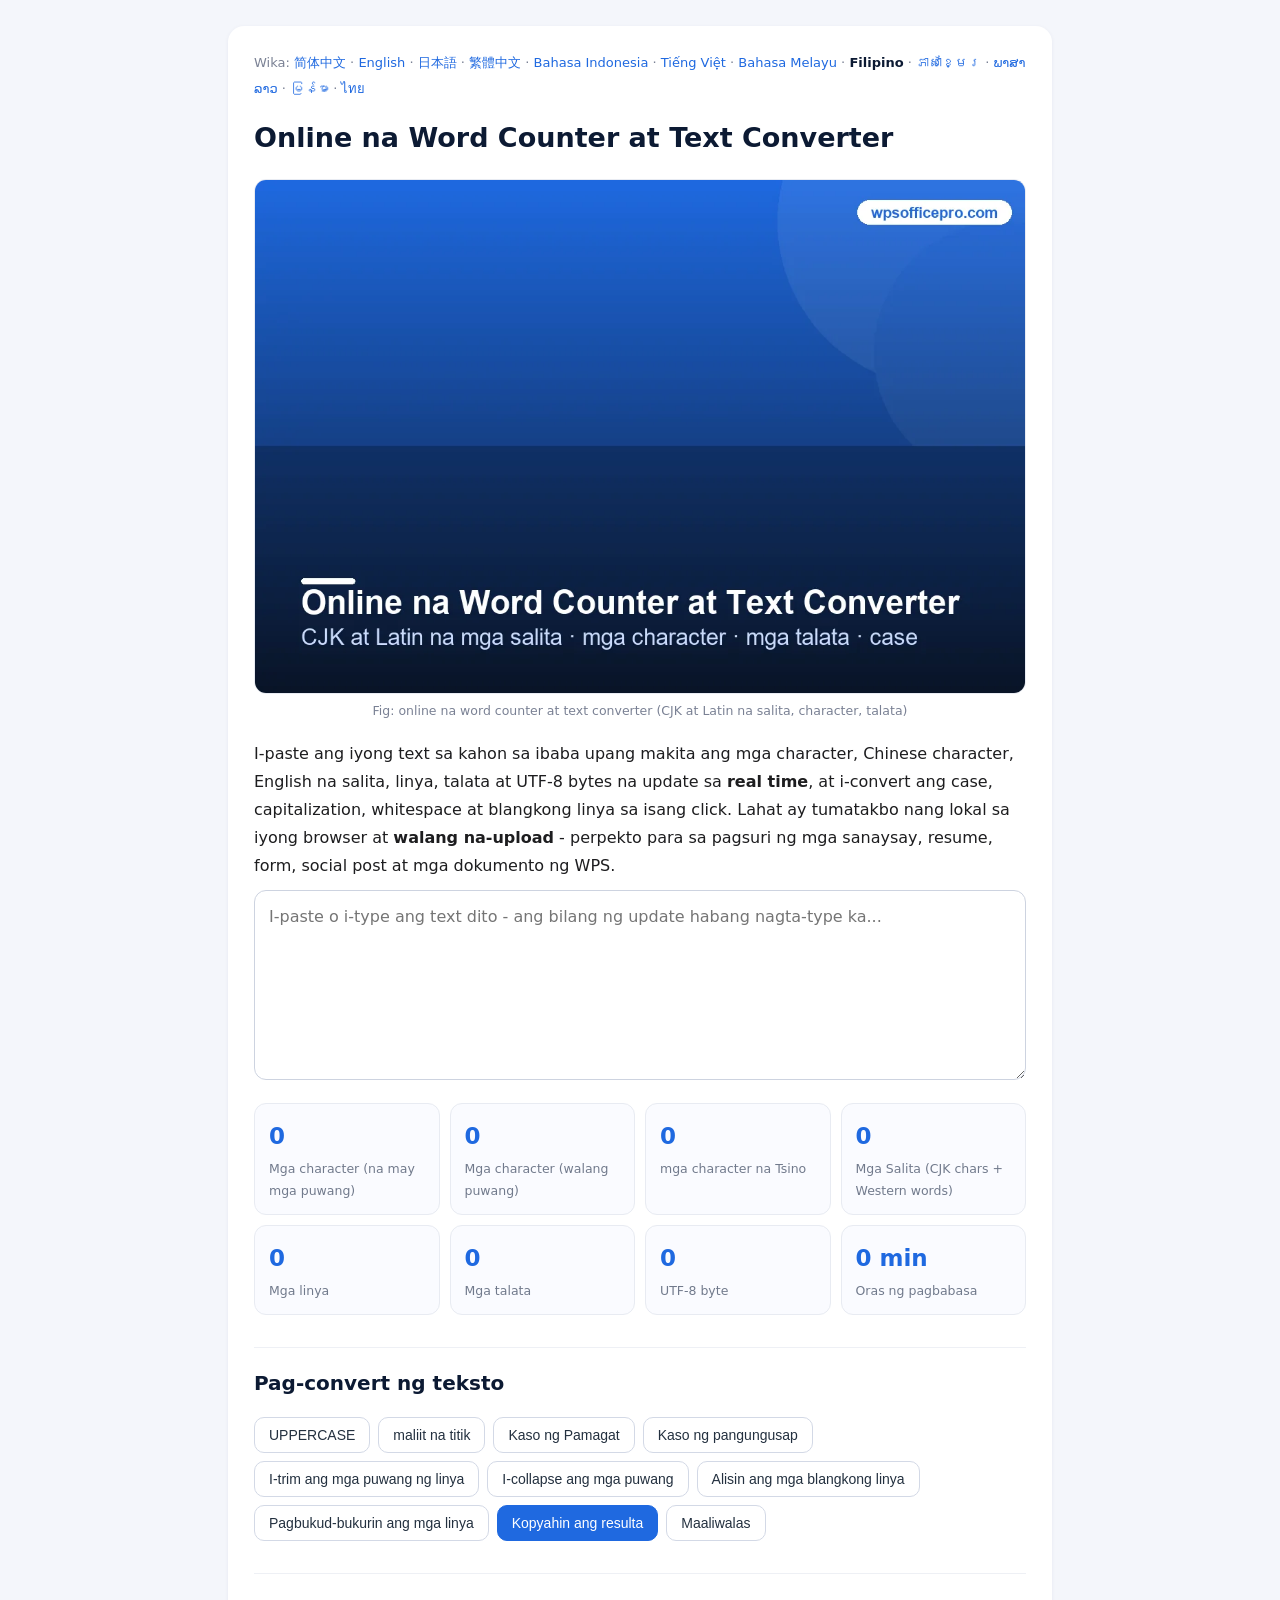
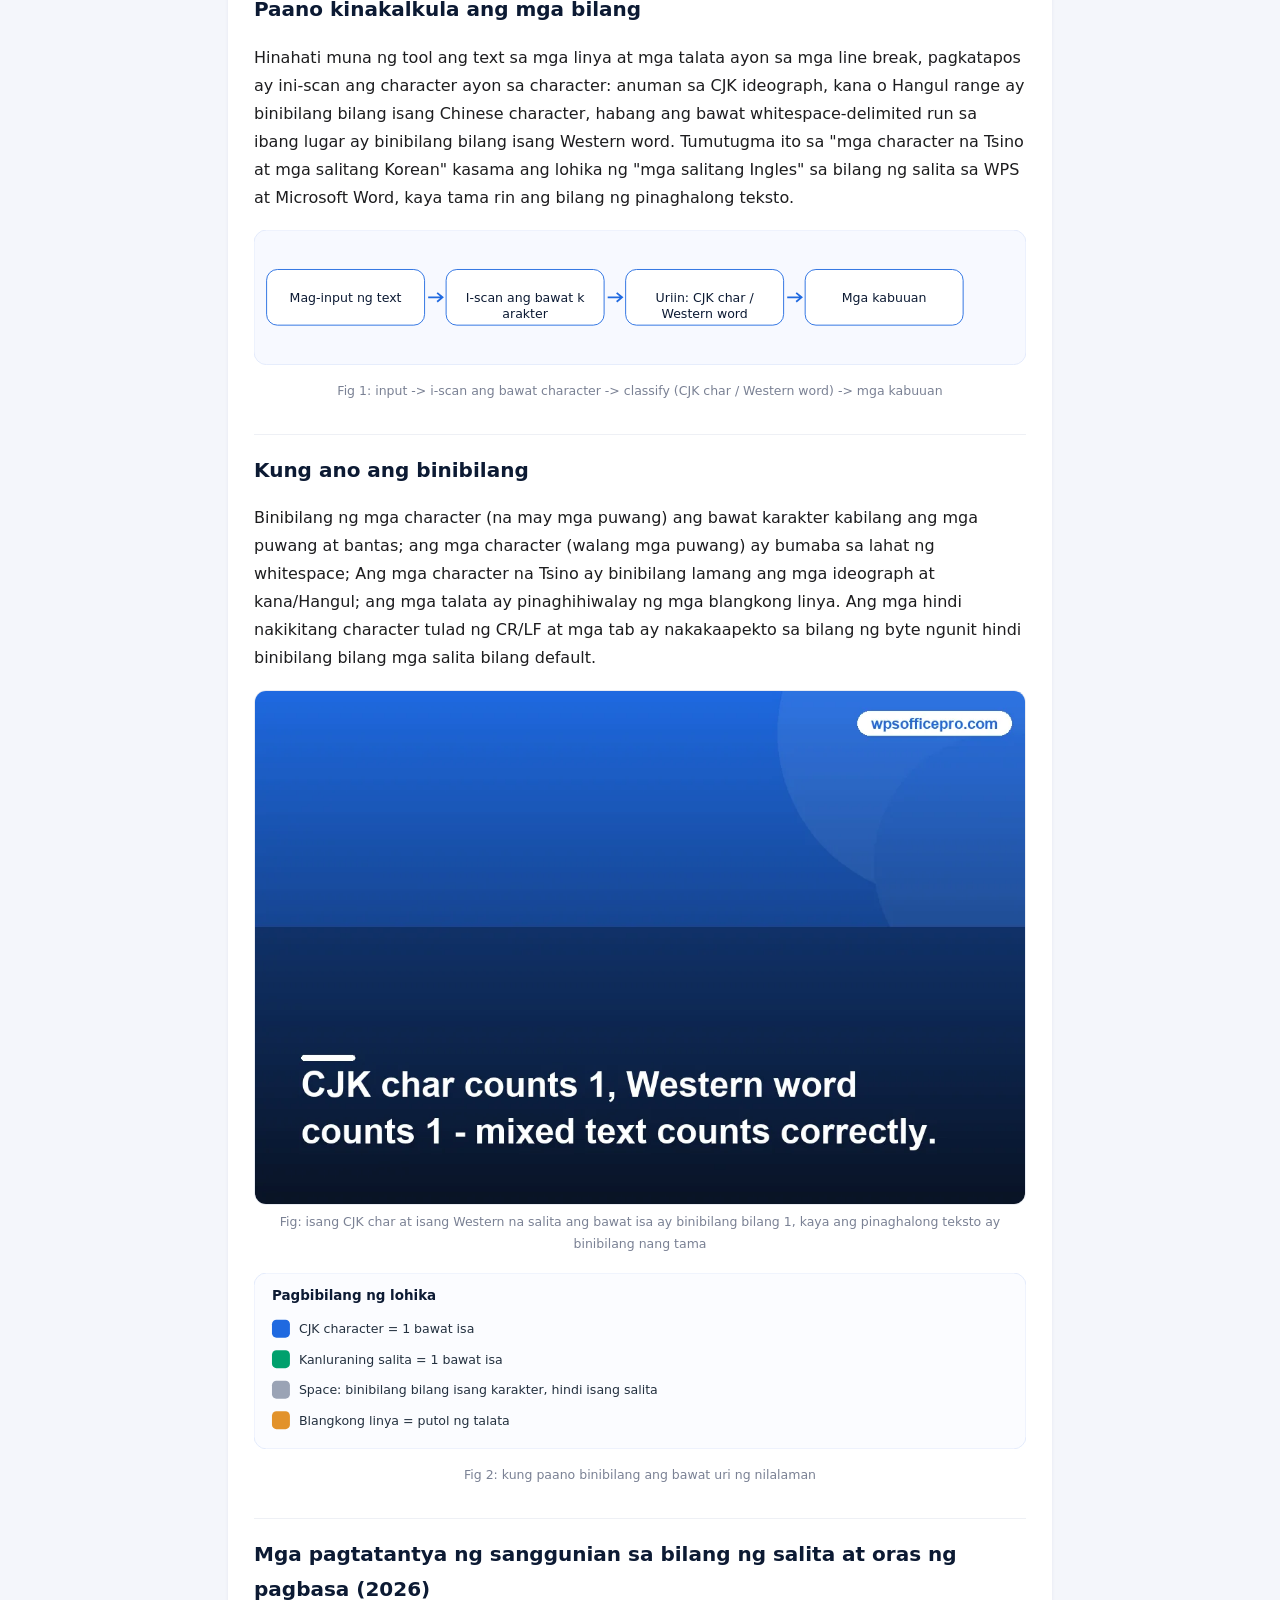
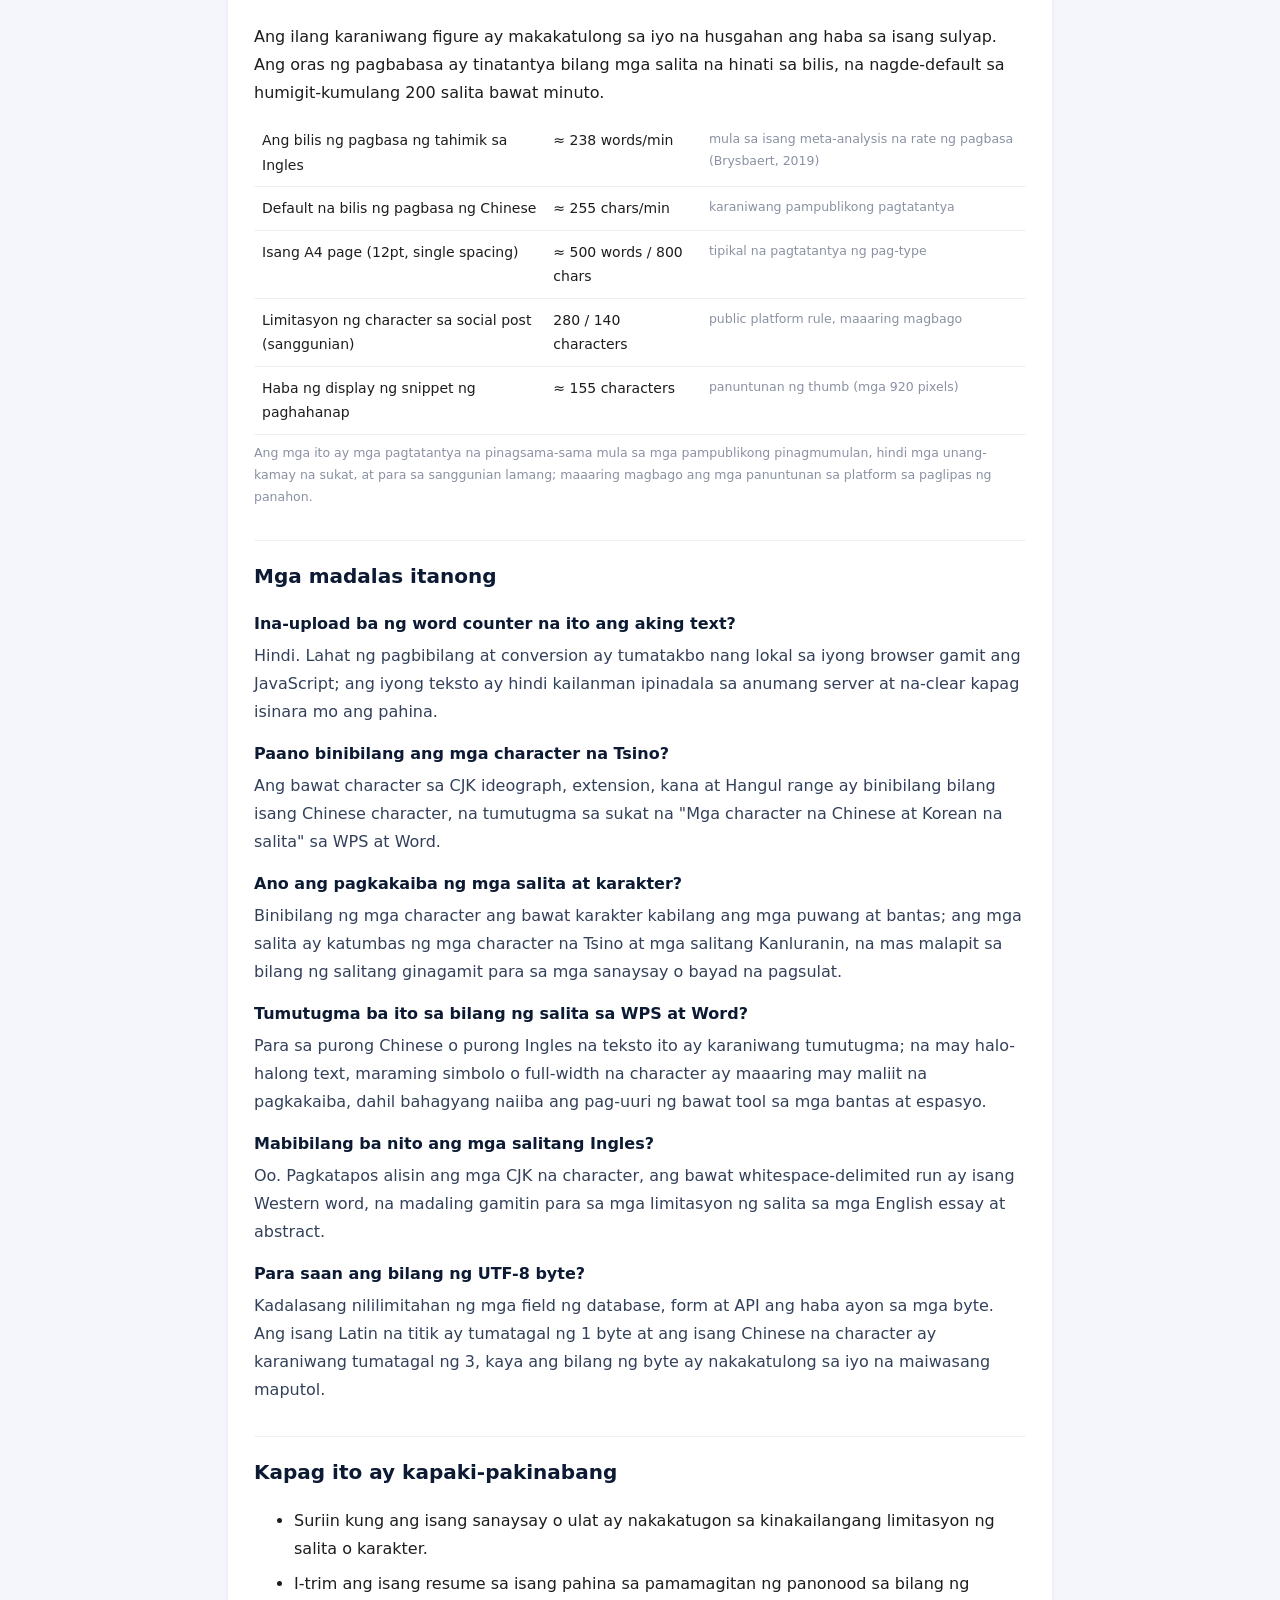
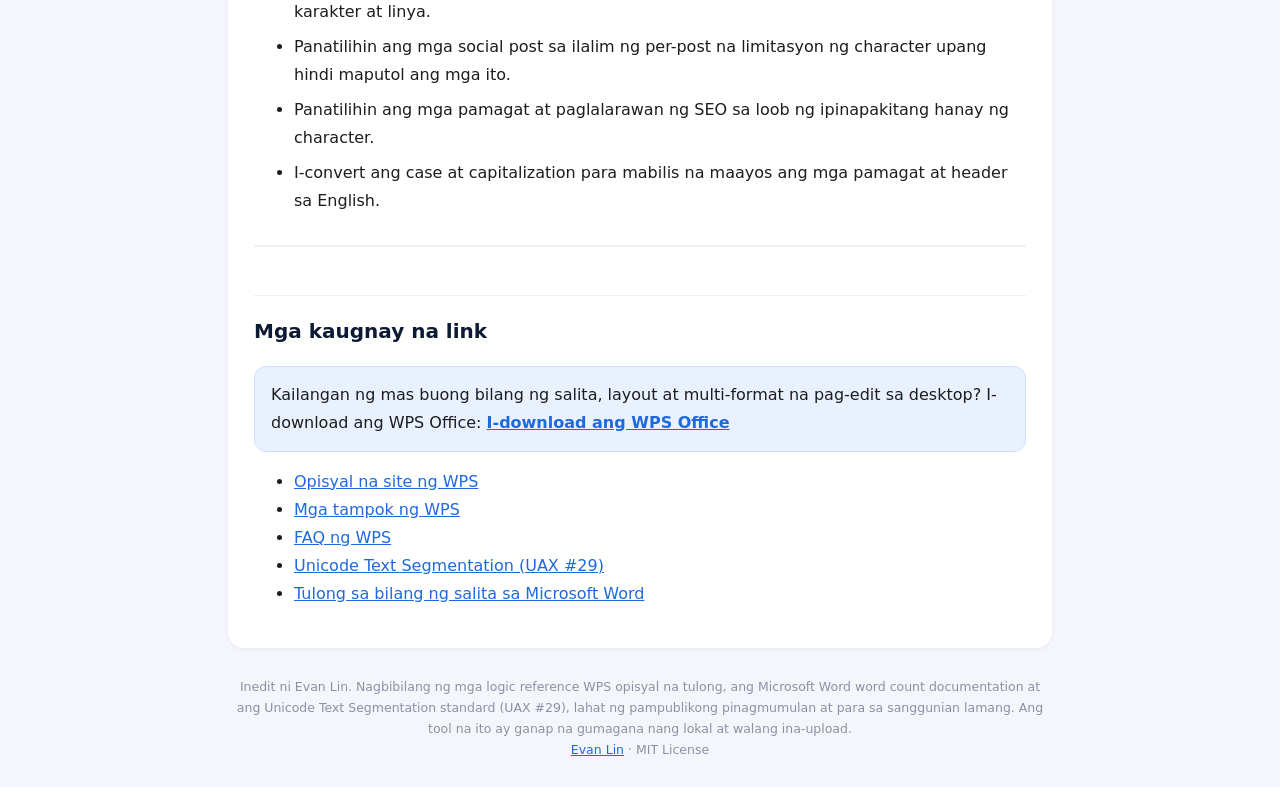
<file: fil/index.html>
<!DOCTYPE html><html lang="fil"><head><meta charset="utf-8">
<meta name="viewport" content="width=device-width,initial-scale=1">
<title>Word Counter - Online na Character, Word at Paragraph Count + Case Converter</title>
<meta name="description" content="Libreng online na salita at character counter na may text conversion: bilangin ang mga Chinese na character, English na salita, mga character (na may/walang mga puwang), mga linya, mga talata at UTF-8 byte sa real time, kasama ang case, capitalization, trim at blank-line na mga tool. Gumagana nang lokal, walang na-upload - madaling gamitin para sa pagsuri ng mga dokumento ng WPS at Office.">
<link rel="canonical" href="https://nageshagwa.github.io/fil/">
<meta name="robots" content="index,follow,max-image-preview:large">
<meta property="og:title" content="Word Counter - Online na Character, Word at Paragraph Count + Case Converter">
<meta property="og:type" content="website">
<meta property="og:url" content="https://nageshagwa.github.io/fil/">
<link rel="alternate" hreflang="zh-Hans" href="https://nageshagwa.github.io/">
<link rel="alternate" hreflang="en" href="https://nageshagwa.github.io/en/">
<link rel="alternate" hreflang="ja" href="https://nageshagwa.github.io/ja/">
<link rel="alternate" hreflang="zh-Hant" href="https://nageshagwa.github.io/zh-tw/">
<link rel="alternate" hreflang="id" href="https://nageshagwa.github.io/id/">
<link rel="alternate" hreflang="vi" href="https://nageshagwa.github.io/vi/">
<link rel="alternate" hreflang="ms" href="https://nageshagwa.github.io/ms/">
<link rel="alternate" hreflang="fil" href="https://nageshagwa.github.io/fil/">
<link rel="alternate" hreflang="km" href="https://nageshagwa.github.io/km/">
<link rel="alternate" hreflang="lo" href="https://nageshagwa.github.io/lo/">
<link rel="alternate" hreflang="my" href="https://nageshagwa.github.io/my/">
<link rel="alternate" hreflang="th" href="https://nageshagwa.github.io/th/">
<link rel="alternate" hreflang="x-default" href="https://nageshagwa.github.io/">
<link rel="stylesheet" href="/style.css">
<script type="application/ld+json">
{
 "@context": "https://schema.org",
 "@graph": [
  {
   "@type": "WebApplication",
   "name": "Online na Word Counter at Text Converter",
   "url": "https://nageshagwa.github.io/fil/",
   "applicationCategory": "UtilitiesApplication",
   "operatingSystem": "Web browser",
   "inLanguage": "fil",
   "description": "Libreng online na salita at character counter na may text conversion: bilangin ang mga Chinese na character, English na salita, mga character (na may/walang mga puwang), mga linya, mga talata at UTF-8 byte sa real time, kasama ang case, capitalization, trim at blank-line na mga tool. Gumagana nang lokal, walang na-upload - madaling gamitin para sa pagsuri ng mga dokumento ng WPS at Office.",
   "isAccessibleForFree": true,
   "browserRequirements": "Requires JavaScript",
   "offers": {
    "@type": "Offer",
    "price": "0",
    "priceCurrency": "USD"
   },
   "author": {
    "@type": "Person",
    "name": "Evan Lin"
   }
  },
  {
   "@type": "FAQPage",
   "inLanguage": "fil",
   "url": "https://nageshagwa.github.io/fil/",
   "mainEntity": [
    {
     "@type": "Question",
     "name": "Ina-upload ba ng word counter na ito ang aking text?",
     "acceptedAnswer": {
      "@type": "Answer",
      "text": "Hindi. Lahat ng pagbibilang at conversion ay tumatakbo nang lokal sa iyong browser gamit ang JavaScript; ang iyong teksto ay hindi kailanman ipinadala sa anumang server at na-clear kapag isinara mo ang pahina."
     }
    },
    {
     "@type": "Question",
     "name": "Paano binibilang ang mga character na Tsino?",
     "acceptedAnswer": {
      "@type": "Answer",
      "text": "Ang bawat character sa CJK ideograph, extension, kana at Hangul range ay binibilang bilang isang Chinese character, na tumutugma sa sukat na \"Mga character na Chinese at Korean na salita\" sa WPS at Word."
     }
    },
    {
     "@type": "Question",
     "name": "Ano ang pagkakaiba ng mga salita at karakter?",
     "acceptedAnswer": {
      "@type": "Answer",
      "text": "Binibilang ng mga character ang bawat karakter kabilang ang mga puwang at bantas; ang mga salita ay katumbas ng mga character na Tsino at mga salitang Kanluranin, na mas malapit sa bilang ng salitang ginagamit para sa mga sanaysay o bayad na pagsulat."
     }
    },
    {
     "@type": "Question",
     "name": "Tumutugma ba ito sa bilang ng salita sa WPS at Word?",
     "acceptedAnswer": {
      "@type": "Answer",
      "text": "Para sa purong Chinese o purong Ingles na teksto ito ay karaniwang tumutugma; na may halo-halong text, maraming simbolo o full-width na character ay maaaring may maliit na pagkakaiba, dahil bahagyang naiiba ang pag-uuri ng bawat tool sa mga bantas at espasyo."
     }
    },
    {
     "@type": "Question",
     "name": "Mabibilang ba nito ang mga salitang Ingles?",
     "acceptedAnswer": {
      "@type": "Answer",
      "text": "Oo. Pagkatapos alisin ang mga CJK na character, ang bawat whitespace-delimited run ay isang Western word, na madaling gamitin para sa mga limitasyon ng salita sa mga English essay at abstract."
     }
    },
    {
     "@type": "Question",
     "name": "Para saan ang bilang ng UTF-8 byte?",
     "acceptedAnswer": {
      "@type": "Answer",
      "text": "Kadalasang nililimitahan ng mga field ng database, form at API ang haba ayon sa mga byte. Ang isang Latin na titik ay tumatagal ng 1 byte at ang isang Chinese na character ay karaniwang tumatagal ng 3, kaya ang bilang ng byte ay nakakatulong sa iyo na maiwasang maputol."
     }
    }
   ]
  }
 ]
}
</script>
</head>
<body><div class="wrap"><main>
<nav class="lang">Wika: <a href="/">简体中文</a> · <a href="/en/">English</a> · <a href="/ja/">日本語</a> · <a href="/zh-tw/">繁體中文</a> · <a href="/id/">Bahasa Indonesia</a> · <a href="/vi/">Tiếng Việt</a> · <a href="/ms/">Bahasa Melayu</a> · <strong>Filipino</strong> · <a href="/km/">ភាសាខ្មែរ</a> · <a href="/lo/">ພາສາລາວ</a> · <a href="/my/">မြန်မာ</a> · <a href="/th/">ไทย</a></nav>
<h1>Online na Word Counter at Text Converter</h1>
<figure class="i4png"><picture><source type="image/webp" srcset="/img/cover_fil.webp"><img src="/img/cover_fil.png" alt="Online na word counter at paglalarawan ng text converter" fetchpriority="high" width="1120" height="746" style="width:100%;height:auto;border-radius:12px;border:1px solid #e8ebf2"></picture><figcaption>Fig: online na word counter at text converter (CJK at Latin na salita, character, talata)</figcaption></figure>
<p>I-paste ang iyong text sa kahon sa ibaba upang makita ang mga character, Chinese character, English na salita, linya, talata at UTF-8 bytes na update sa <strong>real time</strong>, at i-convert ang case, capitalization, whitespace at blangkong linya sa isang click. Lahat ay tumatakbo nang lokal sa iyong browser at <strong>walang na-upload</strong> - perpekto para sa pagsuri ng mga sanaysay, resume, form, social post at mga dokumento ng WPS.</p>
<textarea id="wc-input" placeholder="I-paste o i-type ang text dito - ang bilang ng update habang nagta-type ka..." autocomplete="off" spellcheck="false"></textarea>
<div class="stats"><div class="stat"><div class="n" id="c-chars">0</div><div class="l">Mga character (na may mga puwang)</div></div><div class="stat"><div class="n" id="c-nospace">0</div><div class="l">Mga character (walang puwang)</div></div><div class="stat"><div class="n" id="c-cjk">0</div><div class="l">mga character na Tsino</div></div><div class="stat"><div class="n" id="c-words">0</div><div class="l">Mga Salita (CJK chars + Western words)</div></div><div class="stat"><div class="n" id="c-lines">0</div><div class="l">Mga linya</div></div><div class="stat"><div class="n" id="c-paras">0</div><div class="l">Mga talata</div></div><div class="stat"><div class="n" id="c-bytes">0</div><div class="l">UTF-8 byte</div></div><div class="stat"><div class="n" id="c-read">0</div><div class="l">Oras ng pagbabasa</div></div></div>
<h2>Pag-convert ng teksto</h2>
<div class="ops"><button data-op="upper">UPPERCASE</button><button data-op="lower">maliit na titik</button><button data-op="title">Kaso ng Pamagat</button><button data-op="sentence">Kaso ng pangungusap</button><button data-op="trim">I-trim ang mga puwang ng linya</button><button data-op="collapse">I-collapse ang mga puwang</button><button data-op="blank">Alisin ang mga blangkong linya</button><button data-op="sort">Pagbukud-bukurin ang mga linya</button><button data-op="copy" class="pri">Kopyahin ang resulta</button><button data-op="clear">Maaliwalas</button></div>
<h2>Paano kinakalkula ang mga bilang</h2>
<p>Hinahati muna ng tool ang text sa mga linya at mga talata ayon sa mga line break, pagkatapos ay ini-scan ang character ayon sa character: anuman sa CJK ideograph, kana o Hangul range ay binibilang bilang isang Chinese character, habang ang bawat whitespace-delimited run sa ibang lugar ay binibilang bilang isang Western word. Tumutugma ito sa "mga character na Tsino at mga salitang Korean" kasama ang lohika ng "mga salitang Ingles" sa bilang ng salita sa WPS at Microsoft Word, kaya tama rin ang bilang ng pinaghalong teksto.</p>
<figure><svg viewBox="0 0 860 150" xmlns="http://www.w3.org/2000/svg" role="img" aria-label="Fig 1: input -> i-scan ang bawat character -> classify (CJK char / Western word) -> mga kabuuan" style="width:100%;height:auto"><rect x="0" y="0" width="860" height="150" rx="14" fill="#f7f9ff" stroke="#e1e9fb"/><rect x="14" y="44" width="176" height="62" rx="12" fill="#fff" stroke="#1f69e0"/><text x="102" y="80" text-anchor="middle" font-family="system-ui,Arial" font-size="14" fill="#0c1a33">Mag-input ng text</text><path d="M194 75 l16 0 m-6 -5 l6 5 l-6 5" stroke="#1f69e0" stroke-width="2" fill="none"/><rect x="214" y="44" width="176" height="62" rx="12" fill="#fff" stroke="#1f69e0"/><text x="302" y="80" text-anchor="middle" font-family="system-ui,Arial" font-size="14" fill="#0c1a33">I-scan ang bawat k</text><text x="302" y="98" text-anchor="middle" font-family="system-ui,Arial" font-size="14" fill="#0c1a33">arakter</text><path d="M394 75 l16 0 m-6 -5 l6 5 l-6 5" stroke="#1f69e0" stroke-width="2" fill="none"/><rect x="414" y="44" width="176" height="62" rx="12" fill="#fff" stroke="#1f69e0"/><text x="502" y="80" text-anchor="middle" font-family="system-ui,Arial" font-size="14" fill="#0c1a33">Uriin: CJK char / </text><text x="502" y="98" text-anchor="middle" font-family="system-ui,Arial" font-size="14" fill="#0c1a33">Western word</text><path d="M594 75 l16 0 m-6 -5 l6 5 l-6 5" stroke="#1f69e0" stroke-width="2" fill="none"/><rect x="614" y="44" width="176" height="62" rx="12" fill="#fff" stroke="#1f69e0"/><text x="702" y="80" text-anchor="middle" font-family="system-ui,Arial" font-size="14" fill="#0c1a33">Mga kabuuan</text></svg><figcaption>Fig 1: input -&gt; i-scan ang bawat character -&gt; classify (CJK char / Western word) -&gt; mga kabuuan</figcaption></figure>
<h2>Kung ano ang binibilang</h2>
<p>Binibilang ng mga character (na may mga puwang) ang bawat karakter kabilang ang mga puwang at bantas; ang mga character (walang mga puwang) ay bumaba sa lahat ng whitespace; Ang mga character na Tsino ay binibilang lamang ang mga ideograph at kana/Hangul; ang mga talata ay pinaghihiwalay ng mga blangkong linya. Ang mga hindi nakikitang character tulad ng CR/LF at mga tab ay nakakaapekto sa bilang ng byte ngunit hindi binibilang bilang mga salita bilang default.</p>
<figure class="i4png"><picture><source type="image/webp" srcset="/img/board_fil.webp"><img src="/img/board_fil.png" alt="Ilustrasyon ng lohika na bilang ng salita" loading="lazy" width="1120" height="746" style="width:100%;height:auto;border-radius:12px;border:1px solid #e8ebf2"></picture><figcaption>Fig: isang CJK char at isang Western na salita ang bawat isa ay binibilang bilang 1, kaya ang pinaghalong teksto ay binibilang nang tama</figcaption></figure>
<figure><svg viewBox="0 0 860 196" xmlns="http://www.w3.org/2000/svg" role="img" aria-label="Fig 2: kung paano binibilang ang bawat uri ng nilalaman" style="width:100%;height:auto"><rect x="0" y="0" width="860" height="196" rx="14" fill="#fbfcff" stroke="#e1e9fb"/><text x="20" y="30" font-family="system-ui,Arial" font-size="15" font-weight="700" fill="#0c1a33">Pagbibilang ng lohika</text><rect x="20" y="52" width="20" height="20" rx="5" fill="#1f69e0"/><text x="50" y="67" font-family="system-ui,Arial" font-size="14" fill="#23303f">CJK character = 1 bawat isa</text><rect x="20" y="86" width="20" height="20" rx="5" fill="#00a06d"/><text x="50" y="101" font-family="system-ui,Arial" font-size="14" fill="#23303f">Kanluraning salita = 1 bawat isa</text><rect x="20" y="120" width="20" height="20" rx="5" fill="#9aa3b5"/><text x="50" y="135" font-family="system-ui,Arial" font-size="14" fill="#23303f">Space: binibilang bilang isang karakter, hindi isang salita</text><rect x="20" y="154" width="20" height="20" rx="5" fill="#e2922b"/><text x="50" y="169" font-family="system-ui,Arial" font-size="14" fill="#23303f">Blangkong linya = putol ng talata</text></svg><figcaption>Fig 2: kung paano binibilang ang bawat uri ng nilalaman</figcaption></figure>
<h2 id="i4data">Mga pagtatantya ng sanggunian sa bilang ng salita at oras ng pagbasa (2026)</h2>
<p>Ang ilang karaniwang figure ay makakatulong sa iyo na husgahan ang haba sa isang sulyap. Ang oras ng pagbabasa ay tinatantya bilang mga salita na hinati sa bilis, na nagde-default sa humigit-kumulang 200 salita bawat minuto.</p>
<table class="data"><tbody>
<tr><td>Ang bilis ng pagbasa ng tahimik sa Ingles</td><td>≈ 238 words/min</td><td class="note">mula sa isang meta-analysis na rate ng pagbasa (Brysbaert, 2019)</td></tr>
<tr><td>Default na bilis ng pagbasa ng Chinese</td><td>≈ 255 chars/min</td><td class="note">karaniwang pampublikong pagtatantya</td></tr>
<tr><td>Isang A4 page (12pt, single spacing)</td><td>≈ 500 words / 800 chars</td><td class="note">tipikal na pagtatantya ng pag-type</td></tr>
<tr><td>Limitasyon ng character sa social post (sanggunian)</td><td>280 / 140 characters</td><td class="note">public platform rule, maaaring magbago</td></tr>
<tr><td>Haba ng display ng snippet ng paghahanap</td><td>≈ 155 characters</td><td class="note">panuntunan ng thumb (mga 920 pixels)</td></tr>
</tbody></table>
<p class="note">Ang mga ito ay mga pagtatantya na pinagsama-sama mula sa mga pampublikong pinagmumulan, hindi mga unang-kamay na sukat, at para sa sanggunian lamang; maaaring magbago ang mga panuntunan sa platform sa paglipas ng panahon.</p>
<h2>Mga madalas itanong</h2>
<dl class="faq">
<dt>Ina-upload ba ng word counter na ito ang aking text?</dt><dd>Hindi. Lahat ng pagbibilang at conversion ay tumatakbo nang lokal sa iyong browser gamit ang JavaScript; ang iyong teksto ay hindi kailanman ipinadala sa anumang server at na-clear kapag isinara mo ang pahina.</dd>
<dt>Paano binibilang ang mga character na Tsino?</dt><dd>Ang bawat character sa CJK ideograph, extension, kana at Hangul range ay binibilang bilang isang Chinese character, na tumutugma sa sukat na "Mga character na Chinese at Korean na salita" sa WPS at Word.</dd>
<dt>Ano ang pagkakaiba ng mga salita at karakter?</dt><dd>Binibilang ng mga character ang bawat karakter kabilang ang mga puwang at bantas; ang mga salita ay katumbas ng mga character na Tsino at mga salitang Kanluranin, na mas malapit sa bilang ng salitang ginagamit para sa mga sanaysay o bayad na pagsulat.</dd>
<dt>Tumutugma ba ito sa bilang ng salita sa WPS at Word?</dt><dd>Para sa purong Chinese o purong Ingles na teksto ito ay karaniwang tumutugma; na may halo-halong text, maraming simbolo o full-width na character ay maaaring may maliit na pagkakaiba, dahil bahagyang naiiba ang pag-uuri ng bawat tool sa mga bantas at espasyo.</dd>
<dt>Mabibilang ba nito ang mga salitang Ingles?</dt><dd>Oo. Pagkatapos alisin ang mga CJK na character, ang bawat whitespace-delimited run ay isang Western word, na madaling gamitin para sa mga limitasyon ng salita sa mga English essay at abstract.</dd>
<dt>Para saan ang bilang ng UTF-8 byte?</dt><dd>Kadalasang nililimitahan ng mga field ng database, form at API ang haba ayon sa mga byte. Ang isang Latin na titik ay tumatagal ng 1 byte at ang isang Chinese na character ay karaniwang tumatagal ng 3, kaya ang bilang ng byte ay nakakatulong sa iyo na maiwasang maputol.</dd>
</dl>
<h2>Kapag ito ay kapaki-pakinabang</h2>
<ul class="scenes"><li>Suriin kung ang isang sanaysay o ulat ay nakakatugon sa kinakailangang limitasyon ng salita o karakter.</li><li>I-trim ang isang resume sa isang pahina sa pamamagitan ng panonood sa bilang ng karakter at linya.</li><li>Panatilihin ang mga social post sa ilalim ng per-post na limitasyon ng character upang hindi maputol ang mga ito.</li><li>Panatilihin ang mga pamagat at paglalarawan ng SEO sa loob ng ipinapakitang hanay ng character.</li><li>I-convert ang case at capitalization para mabilis na maayos ang mga pamagat at header sa English.</li></ul>
<div class="related"><h2>Mga kaugnay na link</h2>
<div class="cta">Kailangan ng mas buong bilang ng salita, layout at multi-format na pag-edit sa desktop? I-download ang WPS Office: <a href="https://wpsofficepro.com/download/">I-download ang WPS Office</a></div>
<ul><li><a href="https://wpsofficepro.com/" rel="nofollow noopener" target="_blank">Opisyal na site ng WPS</a></li><li><a href="https://wpsofficepro.com/features/" rel="nofollow noopener" target="_blank">Mga tampok ng WPS</a></li><li><a href="https://wpsofficepro.com/faq/" rel="nofollow noopener" target="_blank">FAQ ng WPS</a></li><li><a href="https://www.unicode.org/reports/tr29/" rel="nofollow noopener" target="_blank">Unicode Text Segmentation (UAX #29)</a></li><li><a href="https://support.microsoft.com/en-us/office/show-word-count-3c9e6a11-a04d-43b4-977c-563a0e0d5da3" rel="nofollow noopener" target="_blank">Tulong sa bilang ng salita sa Microsoft Word</a></li></ul></div>
</main>
<footer>Inedit ni Evan Lin. Nagbibilang ng mga logic reference WPS opisyal na tulong, ang Microsoft Word word count documentation at ang Unicode Text Segmentation standard (UAX #29), lahat ng pampublikong pinagmumulan at para sa sanggunian lamang. Ang tool na ito ay ganap na gumagana nang lokal at walang ina-upload.<br><a href="/about-editor/">Evan Lin</a> · MIT License</footer>
</div>
<script>window.I18N={"readUnit": "min", "copied": "Kinopya"};</script><script src="/app.js"></script>
</body></html>
</file>
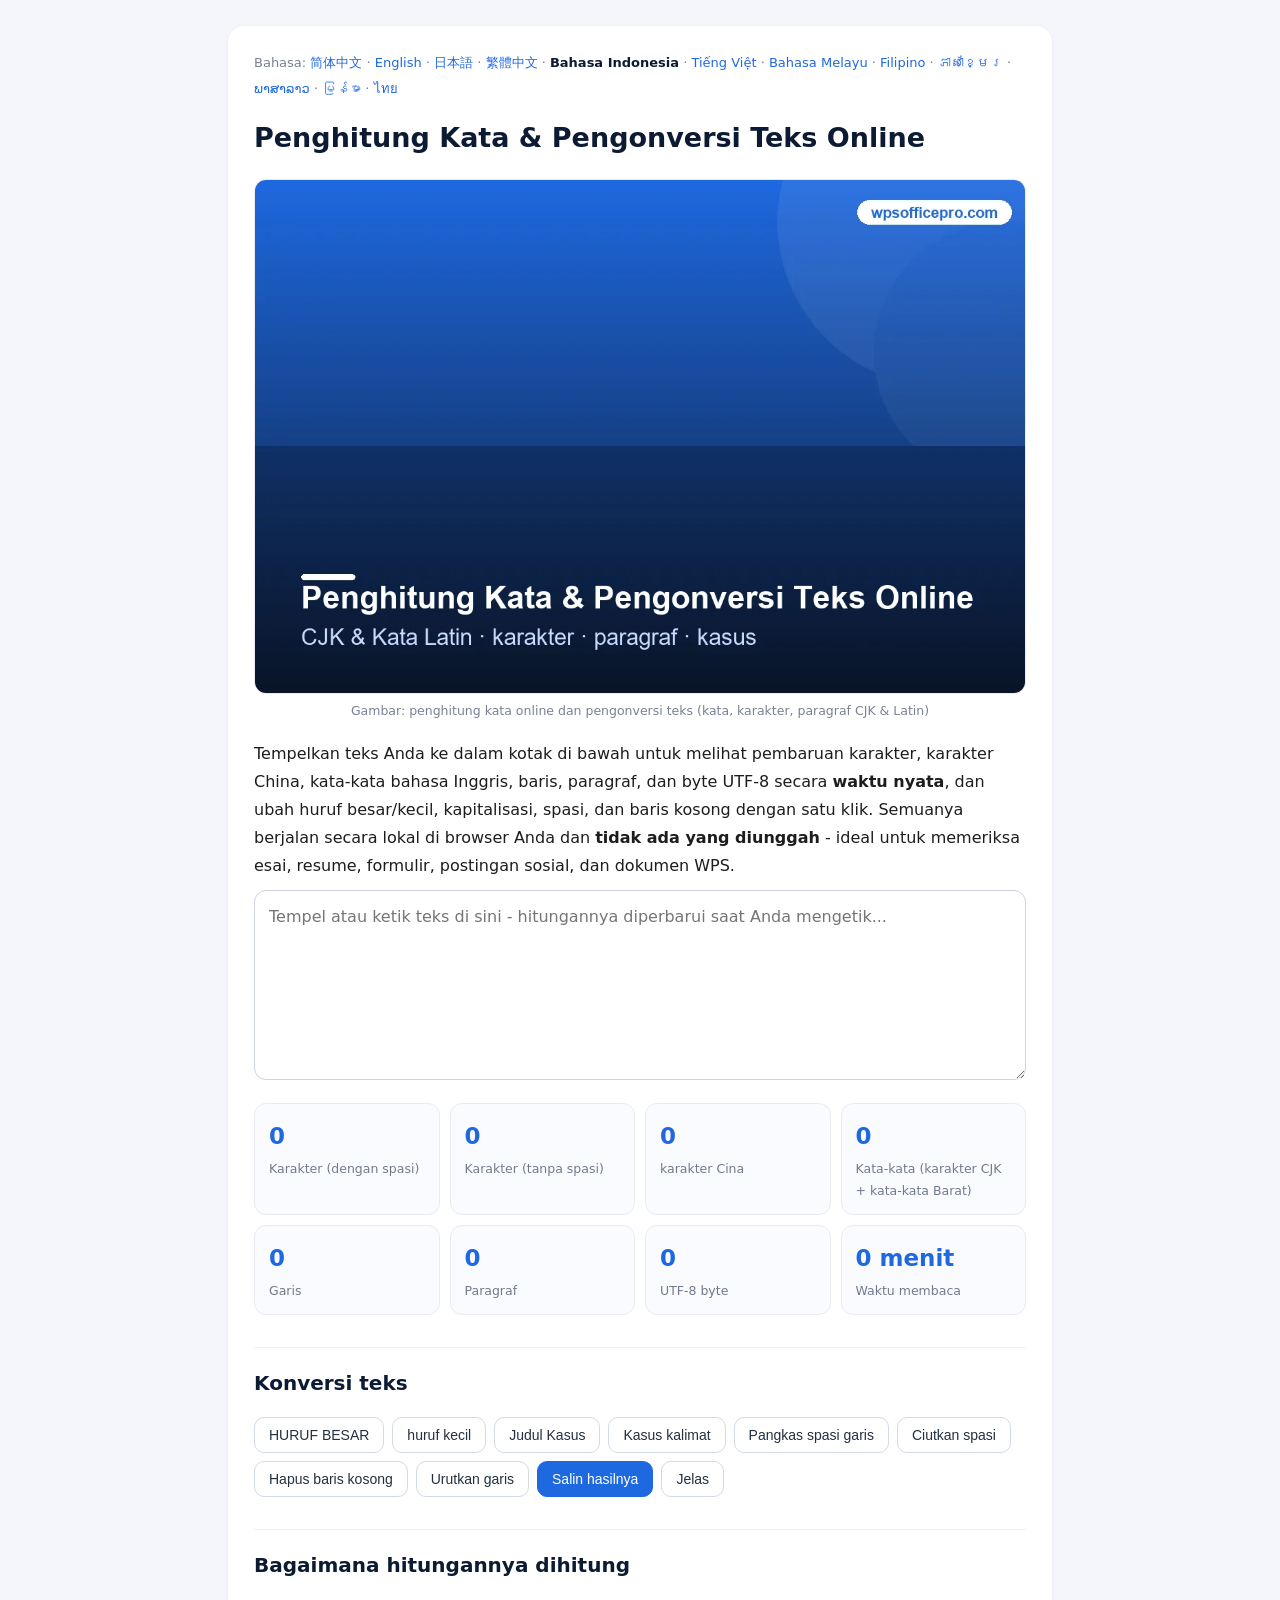
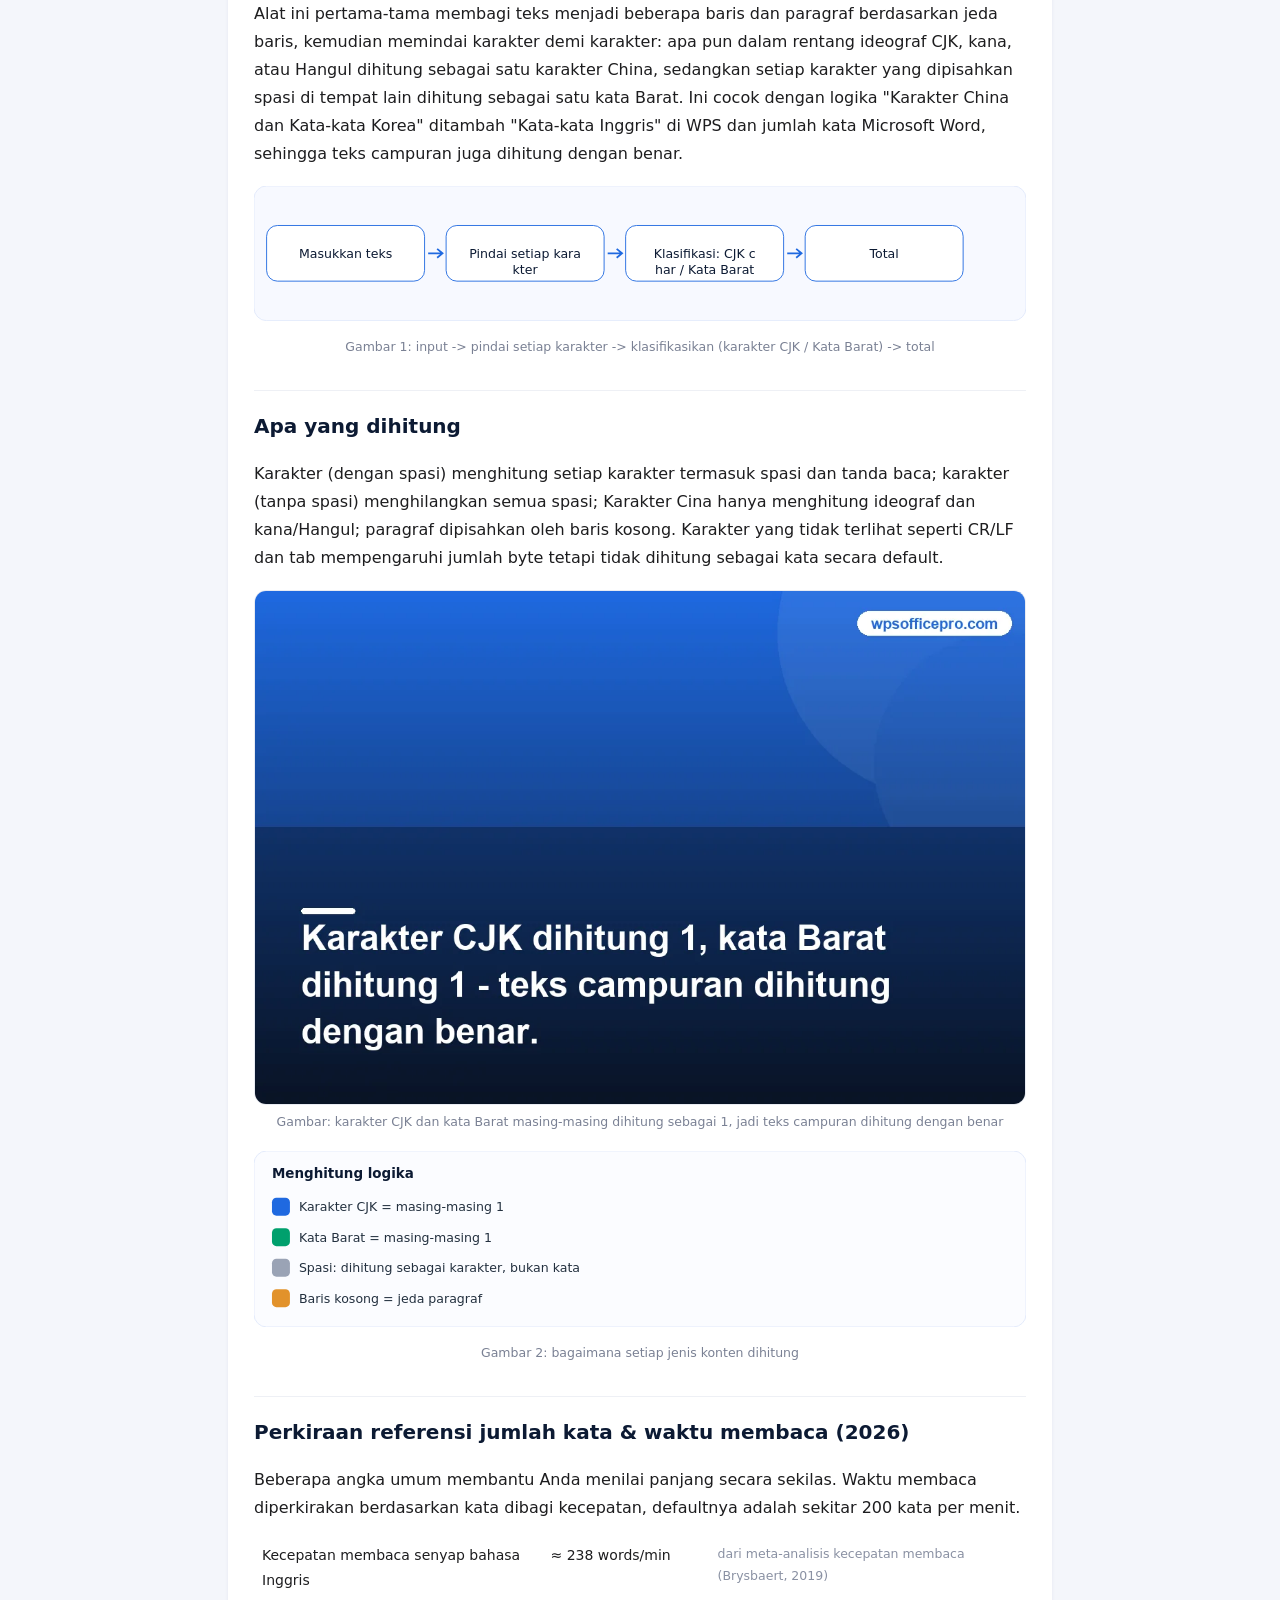
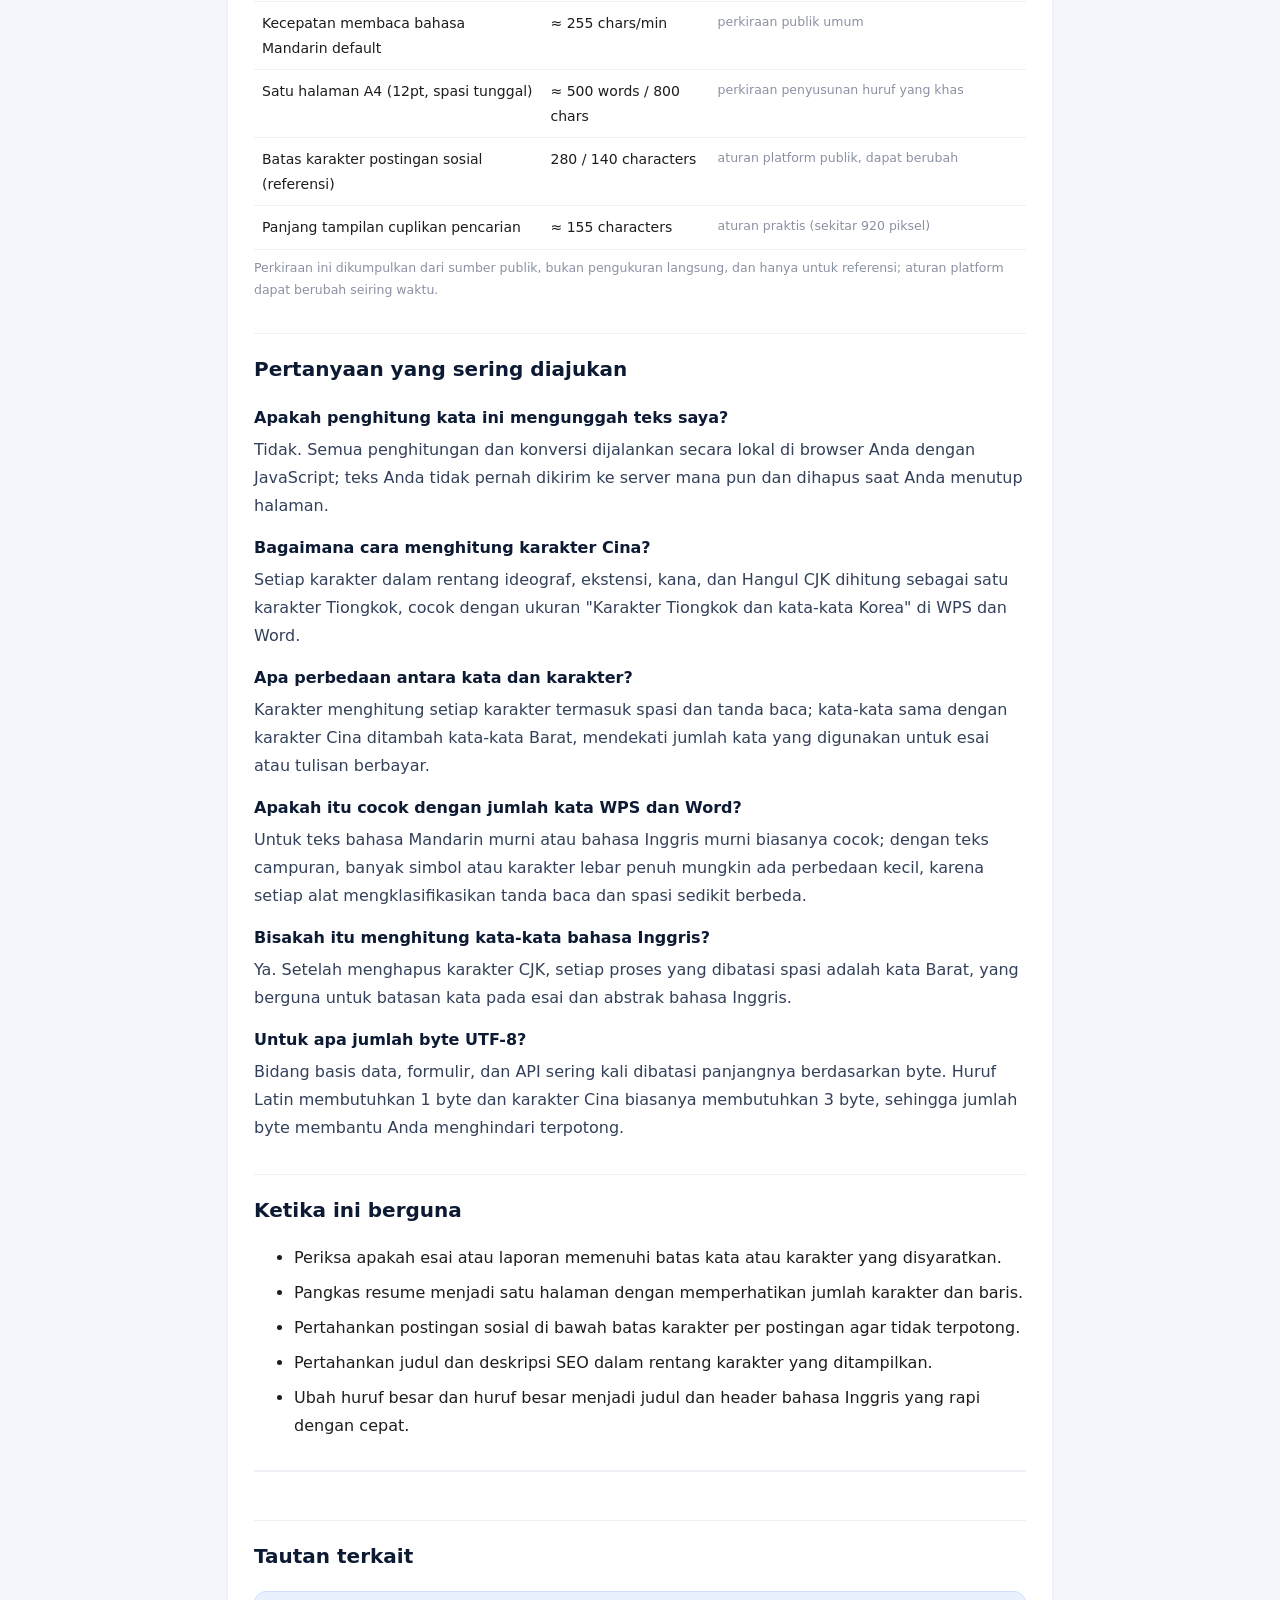
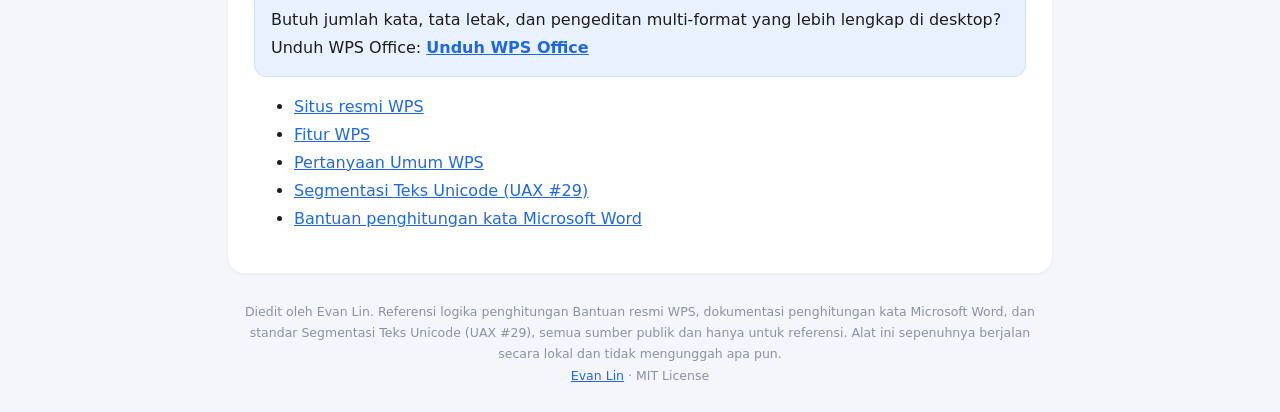
<file: id/index.html>
<!DOCTYPE html><html lang="id"><head><meta charset="utf-8">
<meta name="viewport" content="width=device-width,initial-scale=1">
<title>Penghitung Kata - Penghitung Karakter, Kata &amp; Paragraf Online + Pengonversi Kasus</title>
<meta name="description" content="Penghitung kata dan karakter online gratis dengan konversi teks: menghitung karakter Cina, kata-kata bahasa Inggris, karakter (dengan/tanpa spasi), baris, paragraf, dan byte UTF-8 secara real-time, ditambah alat huruf besar/kecil, kapitalisasi, trim, dan baris kosong. Berjalan secara lokal, tidak ada yang diunggah - berguna untuk memeriksa dokumen WPS dan Office.">
<link rel="canonical" href="https://nageshagwa.github.io/id/">
<meta name="robots" content="index,follow,max-image-preview:large">
<meta property="og:title" content="Penghitung Kata - Penghitung Karakter, Kata &amp; Paragraf Online + Pengonversi Kasus">
<meta property="og:type" content="website">
<meta property="og:url" content="https://nageshagwa.github.io/id/">
<link rel="alternate" hreflang="zh-Hans" href="https://nageshagwa.github.io/">
<link rel="alternate" hreflang="en" href="https://nageshagwa.github.io/en/">
<link rel="alternate" hreflang="ja" href="https://nageshagwa.github.io/ja/">
<link rel="alternate" hreflang="zh-Hant" href="https://nageshagwa.github.io/zh-tw/">
<link rel="alternate" hreflang="id" href="https://nageshagwa.github.io/id/">
<link rel="alternate" hreflang="vi" href="https://nageshagwa.github.io/vi/">
<link rel="alternate" hreflang="ms" href="https://nageshagwa.github.io/ms/">
<link rel="alternate" hreflang="fil" href="https://nageshagwa.github.io/fil/">
<link rel="alternate" hreflang="km" href="https://nageshagwa.github.io/km/">
<link rel="alternate" hreflang="lo" href="https://nageshagwa.github.io/lo/">
<link rel="alternate" hreflang="my" href="https://nageshagwa.github.io/my/">
<link rel="alternate" hreflang="th" href="https://nageshagwa.github.io/th/">
<link rel="alternate" hreflang="x-default" href="https://nageshagwa.github.io/">
<link rel="stylesheet" href="/style.css">
<script type="application/ld+json">
{
 "@context": "https://schema.org",
 "@graph": [
  {
   "@type": "WebApplication",
   "name": "Penghitung Kata & Pengonversi Teks Online",
   "url": "https://nageshagwa.github.io/id/",
   "applicationCategory": "UtilitiesApplication",
   "operatingSystem": "Web browser",
   "inLanguage": "id",
   "description": "Penghitung kata dan karakter online gratis dengan konversi teks: menghitung karakter Cina, kata-kata bahasa Inggris, karakter (dengan/tanpa spasi), baris, paragraf, dan byte UTF-8 secara real-time, ditambah alat huruf besar/kecil, kapitalisasi, trim, dan baris kosong. Berjalan secara lokal, tidak ada yang diunggah - berguna untuk memeriksa dokumen WPS dan Office.",
   "isAccessibleForFree": true,
   "browserRequirements": "Requires JavaScript",
   "offers": {
    "@type": "Offer",
    "price": "0",
    "priceCurrency": "USD"
   },
   "author": {
    "@type": "Person",
    "name": "Evan Lin"
   }
  },
  {
   "@type": "FAQPage",
   "inLanguage": "id",
   "url": "https://nageshagwa.github.io/id/",
   "mainEntity": [
    {
     "@type": "Question",
     "name": "Apakah penghitung kata ini mengunggah teks saya?",
     "acceptedAnswer": {
      "@type": "Answer",
      "text": "Tidak. Semua penghitungan dan konversi dijalankan secara lokal di browser Anda dengan JavaScript; teks Anda tidak pernah dikirim ke server mana pun dan dihapus saat Anda menutup halaman."
     }
    },
    {
     "@type": "Question",
     "name": "Bagaimana cara menghitung karakter Cina?",
     "acceptedAnswer": {
      "@type": "Answer",
      "text": "Setiap karakter dalam rentang ideograf, ekstensi, kana, dan Hangul CJK dihitung sebagai satu karakter Tiongkok, cocok dengan ukuran \"Karakter Tiongkok dan kata-kata Korea\" di WPS dan Word."
     }
    },
    {
     "@type": "Question",
     "name": "Apa perbedaan antara kata dan karakter?",
     "acceptedAnswer": {
      "@type": "Answer",
      "text": "Karakter menghitung setiap karakter termasuk spasi dan tanda baca; kata-kata sama dengan karakter Cina ditambah kata-kata Barat, mendekati jumlah kata yang digunakan untuk esai atau tulisan berbayar."
     }
    },
    {
     "@type": "Question",
     "name": "Apakah itu cocok dengan jumlah kata WPS dan Word?",
     "acceptedAnswer": {
      "@type": "Answer",
      "text": "Untuk teks bahasa Mandarin murni atau bahasa Inggris murni biasanya cocok; dengan teks campuran, banyak simbol atau karakter lebar penuh mungkin ada perbedaan kecil, karena setiap alat mengklasifikasikan tanda baca dan spasi sedikit berbeda."
     }
    },
    {
     "@type": "Question",
     "name": "Bisakah itu menghitung kata-kata bahasa Inggris?",
     "acceptedAnswer": {
      "@type": "Answer",
      "text": "Ya. Setelah menghapus karakter CJK, setiap proses yang dibatasi spasi adalah kata Barat, yang berguna untuk batasan kata pada esai dan abstrak bahasa Inggris."
     }
    },
    {
     "@type": "Question",
     "name": "Untuk apa jumlah byte UTF-8?",
     "acceptedAnswer": {
      "@type": "Answer",
      "text": "Bidang basis data, formulir, dan API sering kali dibatasi panjangnya berdasarkan byte. Huruf Latin membutuhkan 1 byte dan karakter Cina biasanya membutuhkan 3 byte, sehingga jumlah byte membantu Anda menghindari terpotong."
     }
    }
   ]
  }
 ]
}
</script>
</head>
<body><div class="wrap"><main>
<nav class="lang">Bahasa: <a href="/">简体中文</a> · <a href="/en/">English</a> · <a href="/ja/">日本語</a> · <a href="/zh-tw/">繁體中文</a> · <strong>Bahasa Indonesia</strong> · <a href="/vi/">Tiếng Việt</a> · <a href="/ms/">Bahasa Melayu</a> · <a href="/fil/">Filipino</a> · <a href="/km/">ភាសាខ្មែរ</a> · <a href="/lo/">ພາສາລາວ</a> · <a href="/my/">မြန်မာ</a> · <a href="/th/">ไทย</a></nav>
<h1>Penghitung Kata &amp; Pengonversi Teks Online</h1>
<figure class="i4png"><picture><source type="image/webp" srcset="/img/cover_id.webp"><img src="/img/cover_id.png" alt="Ilustrasi penghitung kata dan konverter teks online" fetchpriority="high" width="1120" height="746" style="width:100%;height:auto;border-radius:12px;border:1px solid #e8ebf2"></picture><figcaption>Gambar: penghitung kata online dan pengonversi teks (kata, karakter, paragraf CJK &amp; Latin)</figcaption></figure>
<p>Tempelkan teks Anda ke dalam kotak di bawah untuk melihat pembaruan karakter, karakter China, kata-kata bahasa Inggris, baris, paragraf, dan byte UTF-8 secara <strong>waktu nyata</strong>, dan ubah huruf besar/kecil, kapitalisasi, spasi, dan baris kosong dengan satu klik. Semuanya berjalan secara lokal di browser Anda dan <strong>tidak ada yang diunggah</strong> - ideal untuk memeriksa esai, resume, formulir, postingan sosial, dan dokumen WPS.</p>
<textarea id="wc-input" placeholder="Tempel atau ketik teks di sini - hitungannya diperbarui saat Anda mengetik..." autocomplete="off" spellcheck="false"></textarea>
<div class="stats"><div class="stat"><div class="n" id="c-chars">0</div><div class="l">Karakter (dengan spasi)</div></div><div class="stat"><div class="n" id="c-nospace">0</div><div class="l">Karakter (tanpa spasi)</div></div><div class="stat"><div class="n" id="c-cjk">0</div><div class="l">karakter Cina</div></div><div class="stat"><div class="n" id="c-words">0</div><div class="l">Kata-kata (karakter CJK + kata-kata Barat)</div></div><div class="stat"><div class="n" id="c-lines">0</div><div class="l">Garis</div></div><div class="stat"><div class="n" id="c-paras">0</div><div class="l">Paragraf</div></div><div class="stat"><div class="n" id="c-bytes">0</div><div class="l">UTF-8 byte</div></div><div class="stat"><div class="n" id="c-read">0</div><div class="l">Waktu membaca</div></div></div>
<h2>Konversi teks</h2>
<div class="ops"><button data-op="upper">HURUF BESAR</button><button data-op="lower">huruf kecil</button><button data-op="title">Judul Kasus</button><button data-op="sentence">Kasus kalimat</button><button data-op="trim">Pangkas spasi garis</button><button data-op="collapse">Ciutkan spasi</button><button data-op="blank">Hapus baris kosong</button><button data-op="sort">Urutkan garis</button><button data-op="copy" class="pri">Salin hasilnya</button><button data-op="clear">Jelas</button></div>
<h2>Bagaimana hitungannya dihitung</h2>
<p>Alat ini pertama-tama membagi teks menjadi beberapa baris dan paragraf berdasarkan jeda baris, kemudian memindai karakter demi karakter: apa pun dalam rentang ideograf CJK, kana, atau Hangul dihitung sebagai satu karakter China, sedangkan setiap karakter yang dipisahkan spasi di tempat lain dihitung sebagai satu kata Barat. Ini cocok dengan logika "Karakter China dan Kata-kata Korea" ditambah "Kata-kata Inggris" di WPS dan jumlah kata Microsoft Word, sehingga teks campuran juga dihitung dengan benar.</p>
<figure><svg viewBox="0 0 860 150" xmlns="http://www.w3.org/2000/svg" role="img" aria-label="Gambar 1: input -> pindai setiap karakter -> klasifikasikan (karakter CJK / Kata Barat) -> total" style="width:100%;height:auto"><rect x="0" y="0" width="860" height="150" rx="14" fill="#f7f9ff" stroke="#e1e9fb"/><rect x="14" y="44" width="176" height="62" rx="12" fill="#fff" stroke="#1f69e0"/><text x="102" y="80" text-anchor="middle" font-family="system-ui,Arial" font-size="14" fill="#0c1a33">Masukkan teks</text><path d="M194 75 l16 0 m-6 -5 l6 5 l-6 5" stroke="#1f69e0" stroke-width="2" fill="none"/><rect x="214" y="44" width="176" height="62" rx="12" fill="#fff" stroke="#1f69e0"/><text x="302" y="80" text-anchor="middle" font-family="system-ui,Arial" font-size="14" fill="#0c1a33">Pindai setiap kara</text><text x="302" y="98" text-anchor="middle" font-family="system-ui,Arial" font-size="14" fill="#0c1a33">kter</text><path d="M394 75 l16 0 m-6 -5 l6 5 l-6 5" stroke="#1f69e0" stroke-width="2" fill="none"/><rect x="414" y="44" width="176" height="62" rx="12" fill="#fff" stroke="#1f69e0"/><text x="502" y="80" text-anchor="middle" font-family="system-ui,Arial" font-size="14" fill="#0c1a33">Klasifikasi: CJK c</text><text x="502" y="98" text-anchor="middle" font-family="system-ui,Arial" font-size="14" fill="#0c1a33">har / Kata Barat</text><path d="M594 75 l16 0 m-6 -5 l6 5 l-6 5" stroke="#1f69e0" stroke-width="2" fill="none"/><rect x="614" y="44" width="176" height="62" rx="12" fill="#fff" stroke="#1f69e0"/><text x="702" y="80" text-anchor="middle" font-family="system-ui,Arial" font-size="14" fill="#0c1a33">Total</text></svg><figcaption>Gambar 1: input -&gt; pindai setiap karakter -&gt; klasifikasikan (karakter CJK / Kata Barat) -&gt; total</figcaption></figure>
<h2>Apa yang dihitung</h2>
<p>Karakter (dengan spasi) menghitung setiap karakter termasuk spasi dan tanda baca; karakter (tanpa spasi) menghilangkan semua spasi; Karakter Cina hanya menghitung ideograf dan kana/Hangul; paragraf dipisahkan oleh baris kosong. Karakter yang tidak terlihat seperti CR/LF dan tab mempengaruhi jumlah byte tetapi tidak dihitung sebagai kata secara default.</p>
<figure class="i4png"><picture><source type="image/webp" srcset="/img/board_id.webp"><img src="/img/board_id.png" alt="Ilustrasi logika jumlah kata" loading="lazy" width="1120" height="746" style="width:100%;height:auto;border-radius:12px;border:1px solid #e8ebf2"></picture><figcaption>Gambar: karakter CJK dan kata Barat masing-masing dihitung sebagai 1, jadi teks campuran dihitung dengan benar</figcaption></figure>
<figure><svg viewBox="0 0 860 196" xmlns="http://www.w3.org/2000/svg" role="img" aria-label="Gambar 2: bagaimana setiap jenis konten dihitung" style="width:100%;height:auto"><rect x="0" y="0" width="860" height="196" rx="14" fill="#fbfcff" stroke="#e1e9fb"/><text x="20" y="30" font-family="system-ui,Arial" font-size="15" font-weight="700" fill="#0c1a33">Menghitung logika</text><rect x="20" y="52" width="20" height="20" rx="5" fill="#1f69e0"/><text x="50" y="67" font-family="system-ui,Arial" font-size="14" fill="#23303f">Karakter CJK = masing-masing 1</text><rect x="20" y="86" width="20" height="20" rx="5" fill="#00a06d"/><text x="50" y="101" font-family="system-ui,Arial" font-size="14" fill="#23303f">Kata Barat = masing-masing 1</text><rect x="20" y="120" width="20" height="20" rx="5" fill="#9aa3b5"/><text x="50" y="135" font-family="system-ui,Arial" font-size="14" fill="#23303f">Spasi: dihitung sebagai karakter, bukan kata</text><rect x="20" y="154" width="20" height="20" rx="5" fill="#e2922b"/><text x="50" y="169" font-family="system-ui,Arial" font-size="14" fill="#23303f">Baris kosong = jeda paragraf</text></svg><figcaption>Gambar 2: bagaimana setiap jenis konten dihitung</figcaption></figure>
<h2 id="i4data">Perkiraan referensi jumlah kata &amp; waktu membaca (2026)</h2>
<p>Beberapa angka umum membantu Anda menilai panjang secara sekilas. Waktu membaca diperkirakan berdasarkan kata dibagi kecepatan, defaultnya adalah sekitar 200 kata per menit.</p>
<table class="data"><tbody>
<tr><td>Kecepatan membaca senyap bahasa Inggris</td><td>≈ 238 words/min</td><td class="note">dari meta-analisis kecepatan membaca (Brysbaert, 2019)</td></tr>
<tr><td>Kecepatan membaca bahasa Mandarin default</td><td>≈ 255 chars/min</td><td class="note">perkiraan publik umum</td></tr>
<tr><td>Satu halaman A4 (12pt, spasi tunggal)</td><td>≈ 500 words / 800 chars</td><td class="note">perkiraan penyusunan huruf yang khas</td></tr>
<tr><td>Batas karakter postingan sosial (referensi)</td><td>280 / 140 characters</td><td class="note">aturan platform publik, dapat berubah</td></tr>
<tr><td>Panjang tampilan cuplikan pencarian</td><td>≈ 155 characters</td><td class="note">aturan praktis (sekitar 920 piksel)</td></tr>
</tbody></table>
<p class="note">Perkiraan ini dikumpulkan dari sumber publik, bukan pengukuran langsung, dan hanya untuk referensi; aturan platform dapat berubah seiring waktu.</p>
<h2>Pertanyaan yang sering diajukan</h2>
<dl class="faq">
<dt>Apakah penghitung kata ini mengunggah teks saya?</dt><dd>Tidak. Semua penghitungan dan konversi dijalankan secara lokal di browser Anda dengan JavaScript; teks Anda tidak pernah dikirim ke server mana pun dan dihapus saat Anda menutup halaman.</dd>
<dt>Bagaimana cara menghitung karakter Cina?</dt><dd>Setiap karakter dalam rentang ideograf, ekstensi, kana, dan Hangul CJK dihitung sebagai satu karakter Tiongkok, cocok dengan ukuran "Karakter Tiongkok dan kata-kata Korea" di WPS dan Word.</dd>
<dt>Apa perbedaan antara kata dan karakter?</dt><dd>Karakter menghitung setiap karakter termasuk spasi dan tanda baca; kata-kata sama dengan karakter Cina ditambah kata-kata Barat, mendekati jumlah kata yang digunakan untuk esai atau tulisan berbayar.</dd>
<dt>Apakah itu cocok dengan jumlah kata WPS dan Word?</dt><dd>Untuk teks bahasa Mandarin murni atau bahasa Inggris murni biasanya cocok; dengan teks campuran, banyak simbol atau karakter lebar penuh mungkin ada perbedaan kecil, karena setiap alat mengklasifikasikan tanda baca dan spasi sedikit berbeda.</dd>
<dt>Bisakah itu menghitung kata-kata bahasa Inggris?</dt><dd>Ya. Setelah menghapus karakter CJK, setiap proses yang dibatasi spasi adalah kata Barat, yang berguna untuk batasan kata pada esai dan abstrak bahasa Inggris.</dd>
<dt>Untuk apa jumlah byte UTF-8?</dt><dd>Bidang basis data, formulir, dan API sering kali dibatasi panjangnya berdasarkan byte. Huruf Latin membutuhkan 1 byte dan karakter Cina biasanya membutuhkan 3 byte, sehingga jumlah byte membantu Anda menghindari terpotong.</dd>
</dl>
<h2>Ketika ini berguna</h2>
<ul class="scenes"><li>Periksa apakah esai atau laporan memenuhi batas kata atau karakter yang disyaratkan.</li><li>Pangkas resume menjadi satu halaman dengan memperhatikan jumlah karakter dan baris.</li><li>Pertahankan postingan sosial di bawah batas karakter per postingan agar tidak terpotong.</li><li>Pertahankan judul dan deskripsi SEO dalam rentang karakter yang ditampilkan.</li><li>Ubah huruf besar dan huruf besar menjadi judul dan header bahasa Inggris yang rapi dengan cepat.</li></ul>
<div class="related"><h2>Tautan terkait</h2>
<div class="cta">Butuh jumlah kata, tata letak, dan pengeditan multi-format yang lebih lengkap di desktop? Unduh WPS Office: <a href="https://wpsofficepro.com/download/">Unduh WPS Office</a></div>
<ul><li><a href="https://wpsofficepro.com/" rel="nofollow noopener" target="_blank">Situs resmi WPS</a></li><li><a href="https://wpsofficepro.com/features/" rel="nofollow noopener" target="_blank">Fitur WPS</a></li><li><a href="https://wpsofficepro.com/faq/" rel="nofollow noopener" target="_blank">Pertanyaan Umum WPS</a></li><li><a href="https://www.unicode.org/reports/tr29/" rel="nofollow noopener" target="_blank">Segmentasi Teks Unicode (UAX #29)</a></li><li><a href="https://support.microsoft.com/en-us/office/show-word-count-3c9e6a11-a04d-43b4-977c-563a0e0d5da3" rel="nofollow noopener" target="_blank">Bantuan penghitungan kata Microsoft Word</a></li></ul></div>
</main>
<footer>Diedit oleh Evan Lin. Referensi logika penghitungan Bantuan resmi WPS, dokumentasi penghitungan kata Microsoft Word, dan standar Segmentasi Teks Unicode (UAX #29), semua sumber publik dan hanya untuk referensi. Alat ini sepenuhnya berjalan secara lokal dan tidak mengunggah apa pun.<br><a href="/about-editor/">Evan Lin</a> · MIT License</footer>
</div>
<script>window.I18N={"readUnit": "menit", "copied": "Disalin"};</script><script src="/app.js"></script>
</body></html>
</file>
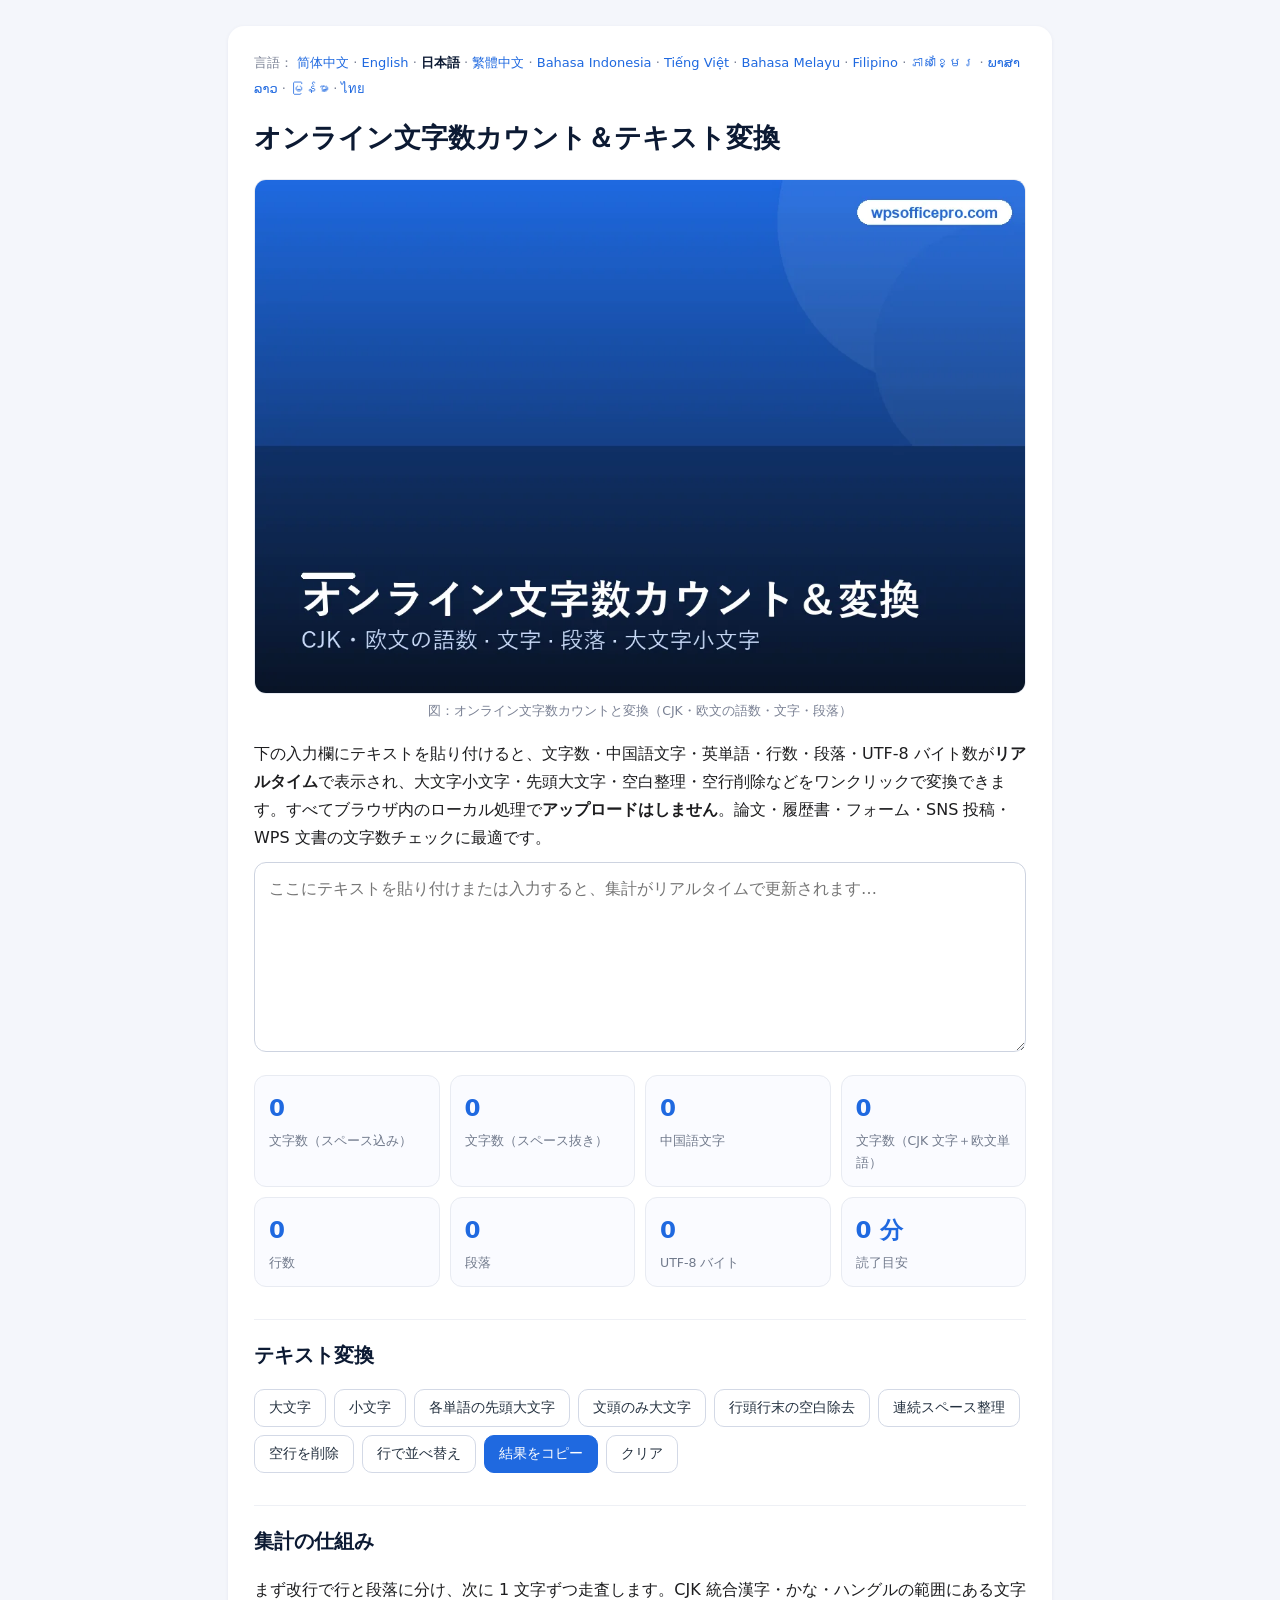
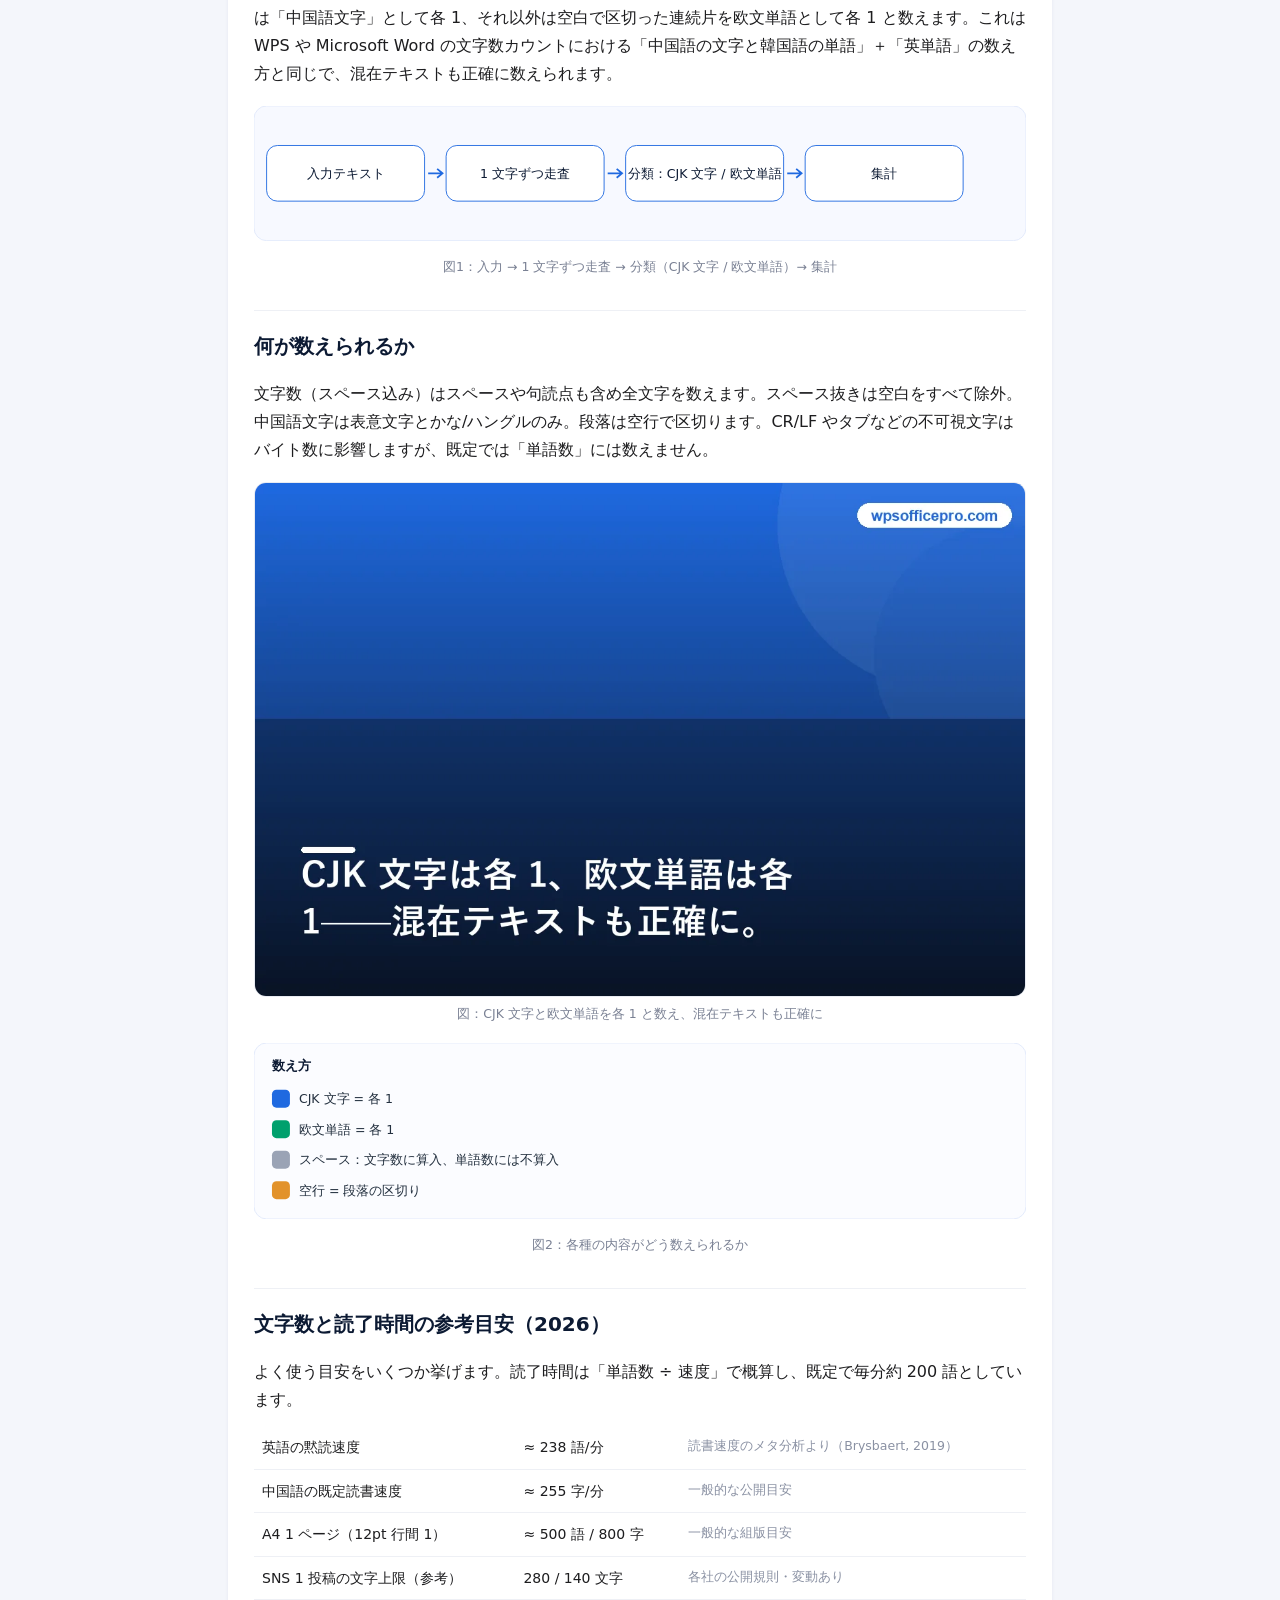
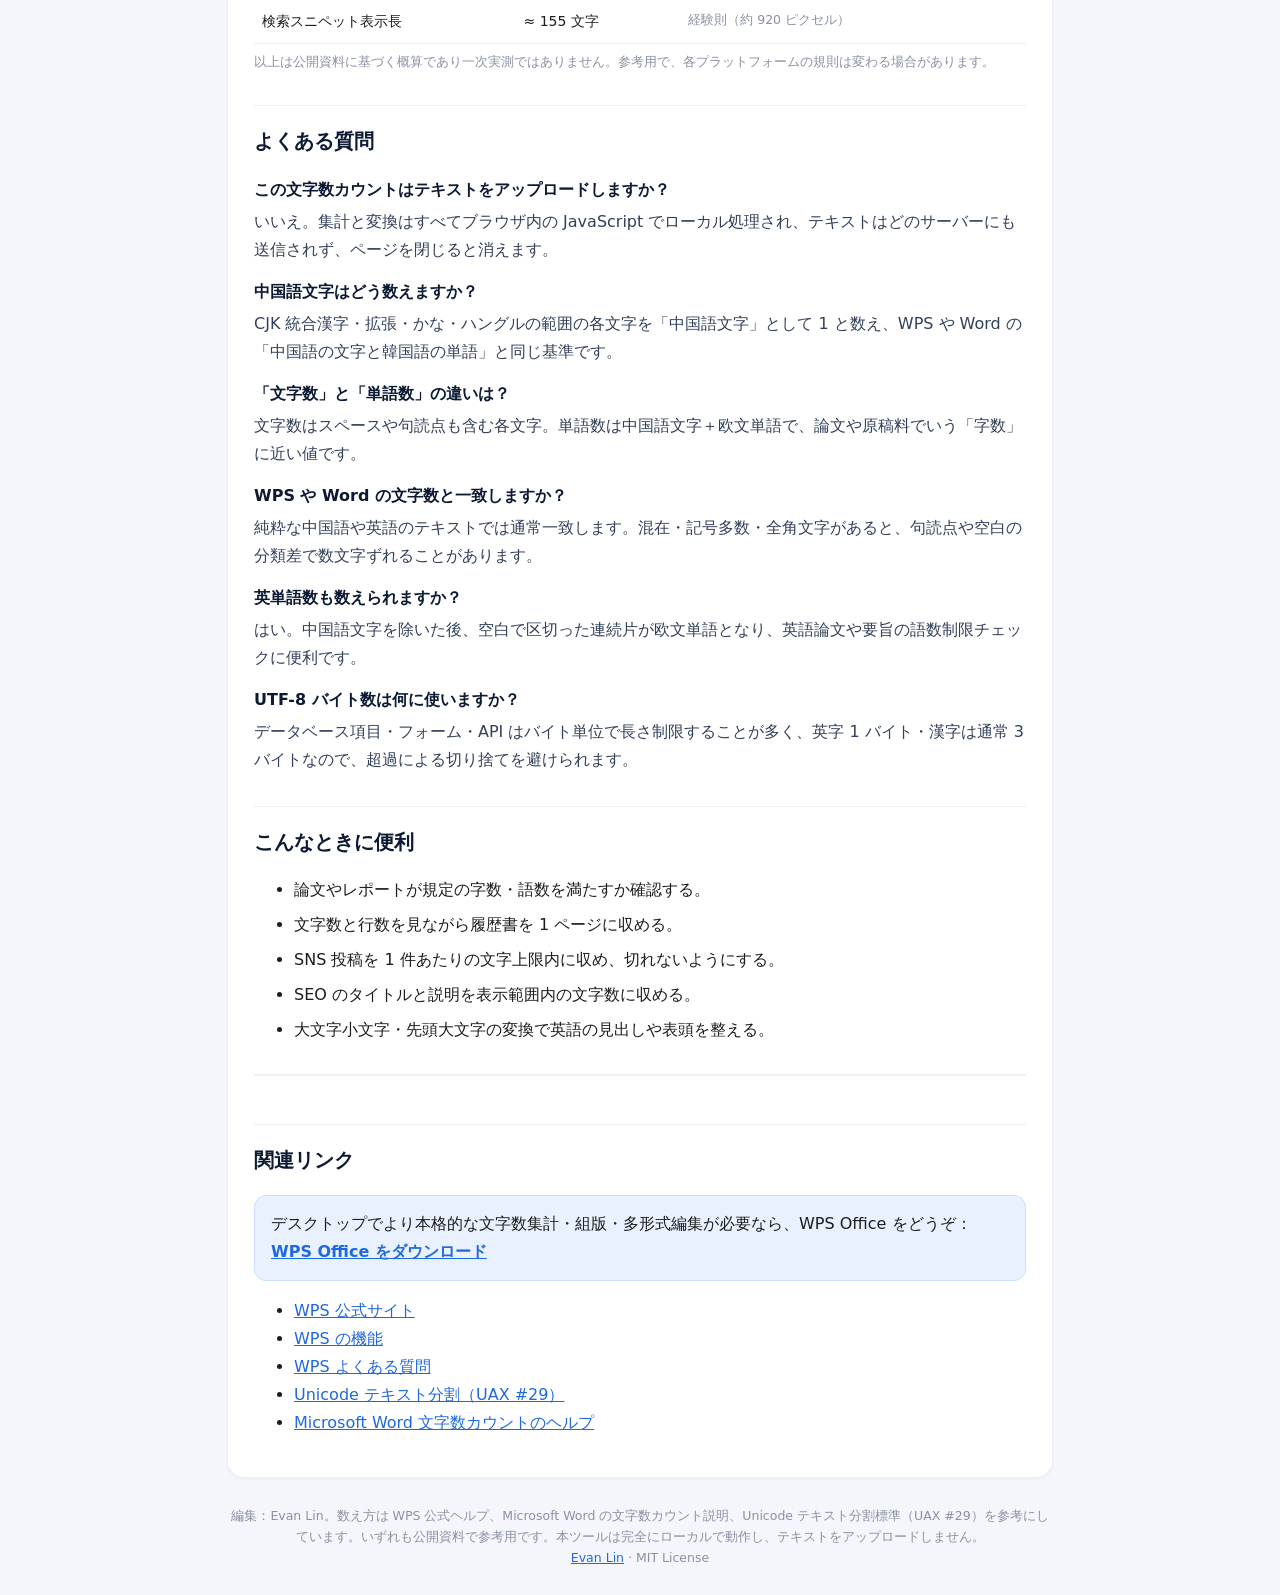
<file: ja/index.html>
<!DOCTYPE html><html lang="ja"><head><meta charset="utf-8">
<meta name="viewport" content="width=device-width,initial-scale=1">
<title>文字数カウント - 文字数・単語数・段落数を集計 + 大文字小文字変換</title>
<meta name="description" content="無料のオンライン文字数・単語数カウントとテキスト変換。中国語の文字、英単語、文字数（スペース込み/抜き）、行数、段落、UTF-8 バイト数をリアルタイム集計し、大文字小文字・先頭大文字・空白/空行整理も対応。すべてローカル処理でアップロードなし、WPS など文書の文字数チェックに。">
<link rel="canonical" href="https://nageshagwa.github.io/ja/">
<meta name="robots" content="index,follow,max-image-preview:large">
<meta property="og:title" content="文字数カウント - 文字数・単語数・段落数を集計 + 大文字小文字変換">
<meta property="og:type" content="website">
<meta property="og:url" content="https://nageshagwa.github.io/ja/">
<link rel="alternate" hreflang="zh-Hans" href="https://nageshagwa.github.io/">
<link rel="alternate" hreflang="en" href="https://nageshagwa.github.io/en/">
<link rel="alternate" hreflang="ja" href="https://nageshagwa.github.io/ja/">
<link rel="alternate" hreflang="zh-Hant" href="https://nageshagwa.github.io/zh-tw/">
<link rel="alternate" hreflang="id" href="https://nageshagwa.github.io/id/">
<link rel="alternate" hreflang="vi" href="https://nageshagwa.github.io/vi/">
<link rel="alternate" hreflang="ms" href="https://nageshagwa.github.io/ms/">
<link rel="alternate" hreflang="fil" href="https://nageshagwa.github.io/fil/">
<link rel="alternate" hreflang="km" href="https://nageshagwa.github.io/km/">
<link rel="alternate" hreflang="lo" href="https://nageshagwa.github.io/lo/">
<link rel="alternate" hreflang="my" href="https://nageshagwa.github.io/my/">
<link rel="alternate" hreflang="th" href="https://nageshagwa.github.io/th/">
<link rel="alternate" hreflang="x-default" href="https://nageshagwa.github.io/">
<link rel="stylesheet" href="/style.css">
<script type="application/ld+json">
{
 "@context": "https://schema.org",
 "@graph": [
  {
   "@type": "WebApplication",
   "name": "オンライン文字数カウント＆変換",
   "url": "https://nageshagwa.github.io/ja/",
   "applicationCategory": "UtilitiesApplication",
   "operatingSystem": "Web browser",
   "inLanguage": "ja",
   "description": "無料のオンライン文字数・単語数カウントとテキスト変換。中国語の文字、英単語、文字数（スペース込み/抜き）、行数、段落、UTF-8 バイト数をリアルタイム集計し、大文字小文字・先頭大文字・空白/空行整理も対応。すべてローカル処理でアップロードなし、WPS など文書の文字数チェックに。",
   "isAccessibleForFree": true,
   "browserRequirements": "Requires JavaScript",
   "offers": {
    "@type": "Offer",
    "price": "0",
    "priceCurrency": "USD"
   },
   "author": {
    "@type": "Person",
    "name": "Evan Lin"
   }
  },
  {
   "@type": "FAQPage",
   "inLanguage": "ja",
   "url": "https://nageshagwa.github.io/ja/",
   "mainEntity": [
    {
     "@type": "Question",
     "name": "この文字数カウントはテキストをアップロードしますか？",
     "acceptedAnswer": {
      "@type": "Answer",
      "text": "いいえ。集計と変換はすべてブラウザ内の JavaScript でローカル処理され、テキストはどのサーバーにも送信されず、ページを閉じると消えます。"
     }
    },
    {
     "@type": "Question",
     "name": "中国語文字はどう数えますか？",
     "acceptedAnswer": {
      "@type": "Answer",
      "text": "CJK 統合漢字・拡張・かな・ハングルの範囲の各文字を「中国語文字」として 1 と数え、WPS や Word の「中国語の文字と韓国語の単語」と同じ基準です。"
     }
    },
    {
     "@type": "Question",
     "name": "「文字数」と「単語数」の違いは？",
     "acceptedAnswer": {
      "@type": "Answer",
      "text": "文字数はスペースや句読点も含む各文字。単語数は中国語文字＋欧文単語で、論文や原稿料でいう「字数」に近い値です。"
     }
    },
    {
     "@type": "Question",
     "name": "WPS や Word の文字数と一致しますか？",
     "acceptedAnswer": {
      "@type": "Answer",
      "text": "純粋な中国語や英語のテキストでは通常一致します。混在・記号多数・全角文字があると、句読点や空白の分類差で数文字ずれることがあります。"
     }
    },
    {
     "@type": "Question",
     "name": "英単語数も数えられますか？",
     "acceptedAnswer": {
      "@type": "Answer",
      "text": "はい。中国語文字を除いた後、空白で区切った連続片が欧文単語となり、英語論文や要旨の語数制限チェックに便利です。"
     }
    },
    {
     "@type": "Question",
     "name": "UTF-8 バイト数は何に使いますか？",
     "acceptedAnswer": {
      "@type": "Answer",
      "text": "データベース項目・フォーム・API はバイト単位で長さ制限することが多く、英字 1 バイト・漢字は通常 3 バイトなので、超過による切り捨てを避けられます。"
     }
    }
   ]
  }
 ]
}
</script>
</head>
<body><div class="wrap"><main>
<nav class="lang">言語： <a href="/">简体中文</a> · <a href="/en/">English</a> · <strong>日本語</strong> · <a href="/zh-tw/">繁體中文</a> · <a href="/id/">Bahasa Indonesia</a> · <a href="/vi/">Tiếng Việt</a> · <a href="/ms/">Bahasa Melayu</a> · <a href="/fil/">Filipino</a> · <a href="/km/">ភាសាខ្មែរ</a> · <a href="/lo/">ພາສາລາວ</a> · <a href="/my/">မြန်မာ</a> · <a href="/th/">ไทย</a></nav>
<h1>オンライン文字数カウント＆テキスト変換</h1>
<figure class="i4png"><picture><source type="image/webp" srcset="/img/cover_ja.webp"><img src="/img/cover_ja.png" alt="オンライン文字数カウントとテキスト変換ツールの図" fetchpriority="high" width="1120" height="746" style="width:100%;height:auto;border-radius:12px;border:1px solid #e8ebf2"></picture><figcaption>図：オンライン文字数カウントと変換（CJK・欧文の語数・文字・段落）</figcaption></figure>
<p>下の入力欄にテキストを貼り付けると、文字数・中国語文字・英単語・行数・段落・UTF-8 バイト数が<strong>リアルタイム</strong>で表示され、大文字小文字・先頭大文字・空白整理・空行削除などをワンクリックで変換できます。すべてブラウザ内のローカル処理で<strong>アップロードはしません</strong>。論文・履歴書・フォーム・SNS 投稿・WPS 文書の文字数チェックに最適です。</p>
<textarea id="wc-input" placeholder="ここにテキストを貼り付けまたは入力すると、集計がリアルタイムで更新されます…" autocomplete="off" spellcheck="false"></textarea>
<div class="stats"><div class="stat"><div class="n" id="c-chars">0</div><div class="l">文字数（スペース込み）</div></div><div class="stat"><div class="n" id="c-nospace">0</div><div class="l">文字数（スペース抜き）</div></div><div class="stat"><div class="n" id="c-cjk">0</div><div class="l">中国語文字</div></div><div class="stat"><div class="n" id="c-words">0</div><div class="l">文字数（CJK 文字＋欧文単語）</div></div><div class="stat"><div class="n" id="c-lines">0</div><div class="l">行数</div></div><div class="stat"><div class="n" id="c-paras">0</div><div class="l">段落</div></div><div class="stat"><div class="n" id="c-bytes">0</div><div class="l">UTF-8 バイト</div></div><div class="stat"><div class="n" id="c-read">0</div><div class="l">読了目安</div></div></div>
<h2>テキスト変換</h2>
<div class="ops"><button data-op="upper">大文字</button><button data-op="lower">小文字</button><button data-op="title">各単語の先頭大文字</button><button data-op="sentence">文頭のみ大文字</button><button data-op="trim">行頭行末の空白除去</button><button data-op="collapse">連続スペース整理</button><button data-op="blank">空行を削除</button><button data-op="sort">行で並べ替え</button><button data-op="copy" class="pri">結果をコピー</button><button data-op="clear">クリア</button></div>
<h2>集計の仕組み</h2>
<p>まず改行で行と段落に分け、次に 1 文字ずつ走査します。CJK 統合漢字・かな・ハングルの範囲にある文字は「中国語文字」として各 1、それ以外は空白で区切った連続片を欧文単語として各 1 と数えます。これは WPS や Microsoft Word の文字数カウントにおける「中国語の文字と韓国語の単語」＋「英単語」の数え方と同じで、混在テキストも正確に数えられます。</p>
<figure><svg viewBox="0 0 860 150" xmlns="http://www.w3.org/2000/svg" role="img" aria-label="図1：入力 → 1 文字ずつ走査 → 分類（CJK 文字 / 欧文単語）→ 集計" style="width:100%;height:auto"><rect x="0" y="0" width="860" height="150" rx="14" fill="#f7f9ff" stroke="#e1e9fb"/><rect x="14" y="44" width="176" height="62" rx="12" fill="#fff" stroke="#1f69e0"/><text x="102" y="80" text-anchor="middle" font-family="system-ui,Arial" font-size="14" fill="#0c1a33">入力テキスト</text><path d="M194 75 l16 0 m-6 -5 l6 5 l-6 5" stroke="#1f69e0" stroke-width="2" fill="none"/><rect x="214" y="44" width="176" height="62" rx="12" fill="#fff" stroke="#1f69e0"/><text x="302" y="80" text-anchor="middle" font-family="system-ui,Arial" font-size="14" fill="#0c1a33">1 文字ずつ走査</text><path d="M394 75 l16 0 m-6 -5 l6 5 l-6 5" stroke="#1f69e0" stroke-width="2" fill="none"/><rect x="414" y="44" width="176" height="62" rx="12" fill="#fff" stroke="#1f69e0"/><text x="502" y="80" text-anchor="middle" font-family="system-ui,Arial" font-size="14" fill="#0c1a33">分類：CJK 文字 / 欧文単語</text><path d="M594 75 l16 0 m-6 -5 l6 5 l-6 5" stroke="#1f69e0" stroke-width="2" fill="none"/><rect x="614" y="44" width="176" height="62" rx="12" fill="#fff" stroke="#1f69e0"/><text x="702" y="80" text-anchor="middle" font-family="system-ui,Arial" font-size="14" fill="#0c1a33">集計</text></svg><figcaption>図1：入力 → 1 文字ずつ走査 → 分類（CJK 文字 / 欧文単語）→ 集計</figcaption></figure>
<h2>何が数えられるか</h2>
<p>文字数（スペース込み）はスペースや句読点も含め全文字を数えます。スペース抜きは空白をすべて除外。中国語文字は表意文字とかな/ハングルのみ。段落は空行で区切ります。CR/LF やタブなどの不可視文字はバイト数に影響しますが、既定では「単語数」には数えません。</p>
<figure class="i4png"><picture><source type="image/webp" srcset="/img/board_ja.webp"><img src="/img/board_ja.png" alt="文字数の数え方の図" loading="lazy" width="1120" height="746" style="width:100%;height:auto;border-radius:12px;border:1px solid #e8ebf2"></picture><figcaption>図：CJK 文字と欧文単語を各 1 と数え、混在テキストも正確に</figcaption></figure>
<figure><svg viewBox="0 0 860 196" xmlns="http://www.w3.org/2000/svg" role="img" aria-label="図2：各種の内容がどう数えられるか" style="width:100%;height:auto"><rect x="0" y="0" width="860" height="196" rx="14" fill="#fbfcff" stroke="#e1e9fb"/><text x="20" y="30" font-family="system-ui,Arial" font-size="15" font-weight="700" fill="#0c1a33">数え方</text><rect x="20" y="52" width="20" height="20" rx="5" fill="#1f69e0"/><text x="50" y="67" font-family="system-ui,Arial" font-size="14" fill="#23303f">CJK 文字 = 各 1</text><rect x="20" y="86" width="20" height="20" rx="5" fill="#00a06d"/><text x="50" y="101" font-family="system-ui,Arial" font-size="14" fill="#23303f">欧文単語 = 各 1</text><rect x="20" y="120" width="20" height="20" rx="5" fill="#9aa3b5"/><text x="50" y="135" font-family="system-ui,Arial" font-size="14" fill="#23303f">スペース：文字数に算入、単語数には不算入</text><rect x="20" y="154" width="20" height="20" rx="5" fill="#e2922b"/><text x="50" y="169" font-family="system-ui,Arial" font-size="14" fill="#23303f">空行 = 段落の区切り</text></svg><figcaption>図2：各種の内容がどう数えられるか</figcaption></figure>
<h2 id="i4data">文字数と読了時間の参考目安（2026）</h2>
<p>よく使う目安をいくつか挙げます。読了時間は「単語数 ÷ 速度」で概算し、既定で毎分約 200 語としています。</p>
<table class="data"><tbody>
<tr><td>英語の黙読速度</td><td>≈ 238 語/分</td><td class="note">読書速度のメタ分析より（Brysbaert, 2019）</td></tr>
<tr><td>中国語の既定読書速度</td><td>≈ 255 字/分</td><td class="note">一般的な公開目安</td></tr>
<tr><td>A4 1 ページ（12pt 行間 1）</td><td>≈ 500 語 / 800 字</td><td class="note">一般的な組版目安</td></tr>
<tr><td>SNS 1 投稿の文字上限（参考）</td><td>280 / 140 文字</td><td class="note">各社の公開規則・変動あり</td></tr>
<tr><td>検索スニペット表示長</td><td>≈ 155 文字</td><td class="note">経験則（約 920 ピクセル）</td></tr>
</tbody></table>
<p class="note">以上は公開資料に基づく概算であり一次実測ではありません。参考用で、各プラットフォームの規則は変わる場合があります。</p>
<h2>よくある質問</h2>
<dl class="faq">
<dt>この文字数カウントはテキストをアップロードしますか？</dt><dd>いいえ。集計と変換はすべてブラウザ内の JavaScript でローカル処理され、テキストはどのサーバーにも送信されず、ページを閉じると消えます。</dd>
<dt>中国語文字はどう数えますか？</dt><dd>CJK 統合漢字・拡張・かな・ハングルの範囲の各文字を「中国語文字」として 1 と数え、WPS や Word の「中国語の文字と韓国語の単語」と同じ基準です。</dd>
<dt>「文字数」と「単語数」の違いは？</dt><dd>文字数はスペースや句読点も含む各文字。単語数は中国語文字＋欧文単語で、論文や原稿料でいう「字数」に近い値です。</dd>
<dt>WPS や Word の文字数と一致しますか？</dt><dd>純粋な中国語や英語のテキストでは通常一致します。混在・記号多数・全角文字があると、句読点や空白の分類差で数文字ずれることがあります。</dd>
<dt>英単語数も数えられますか？</dt><dd>はい。中国語文字を除いた後、空白で区切った連続片が欧文単語となり、英語論文や要旨の語数制限チェックに便利です。</dd>
<dt>UTF-8 バイト数は何に使いますか？</dt><dd>データベース項目・フォーム・API はバイト単位で長さ制限することが多く、英字 1 バイト・漢字は通常 3 バイトなので、超過による切り捨てを避けられます。</dd>
</dl>
<h2>こんなときに便利</h2>
<ul class="scenes"><li>論文やレポートが規定の字数・語数を満たすか確認する。</li><li>文字数と行数を見ながら履歴書を 1 ページに収める。</li><li>SNS 投稿を 1 件あたりの文字上限内に収め、切れないようにする。</li><li>SEO のタイトルと説明を表示範囲内の文字数に収める。</li><li>大文字小文字・先頭大文字の変換で英語の見出しや表頭を整える。</li></ul>
<div class="related"><h2>関連リンク</h2>
<div class="cta">デスクトップでより本格的な文字数集計・組版・多形式編集が必要なら、WPS Office をどうぞ： <a href="https://wpsofficepro.com/download/">WPS Office をダウンロード</a></div>
<ul><li><a href="https://wpsofficepro.com/" rel="nofollow noopener" target="_blank">WPS 公式サイト</a></li><li><a href="https://wpsofficepro.com/features/" rel="nofollow noopener" target="_blank">WPS の機能</a></li><li><a href="https://wpsofficepro.com/faq/" rel="nofollow noopener" target="_blank">WPS よくある質問</a></li><li><a href="https://www.unicode.org/reports/tr29/" rel="nofollow noopener" target="_blank">Unicode テキスト分割（UAX #29）</a></li><li><a href="https://support.microsoft.com/en-us/office/show-word-count-3c9e6a11-a04d-43b4-977c-563a0e0d5da3" rel="nofollow noopener" target="_blank">Microsoft Word 文字数カウントのヘルプ</a></li></ul></div>
</main>
<footer>編集：Evan Lin。数え方は WPS 公式ヘルプ、Microsoft Word の文字数カウント説明、Unicode テキスト分割標準（UAX #29）を参考にしています。いずれも公開資料で参考用です。本ツールは完全にローカルで動作し、テキストをアップロードしません。<br><a href="/about-editor/">Evan Lin</a> · MIT License</footer>
</div>
<script>window.I18N={"readUnit": "分", "copied": "コピーしました"};</script><script src="/app.js"></script>
</body></html>
</file>
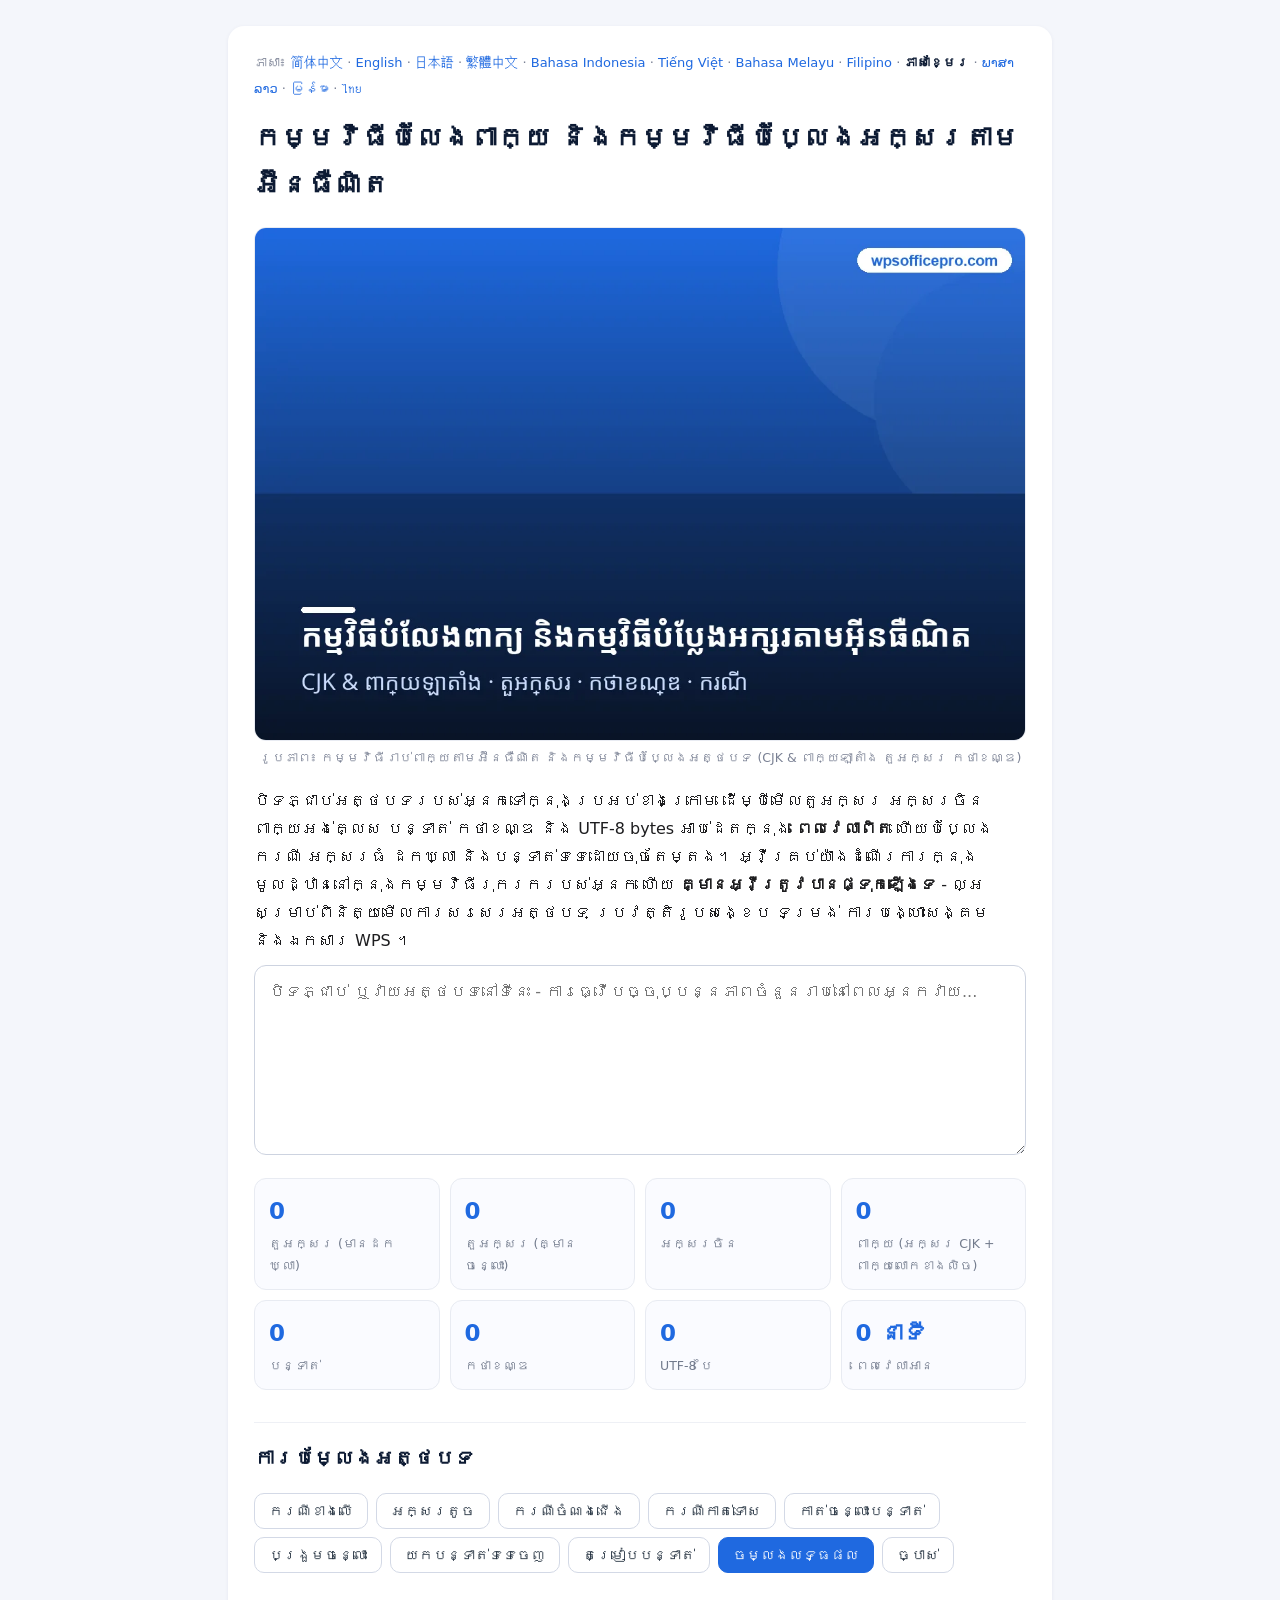
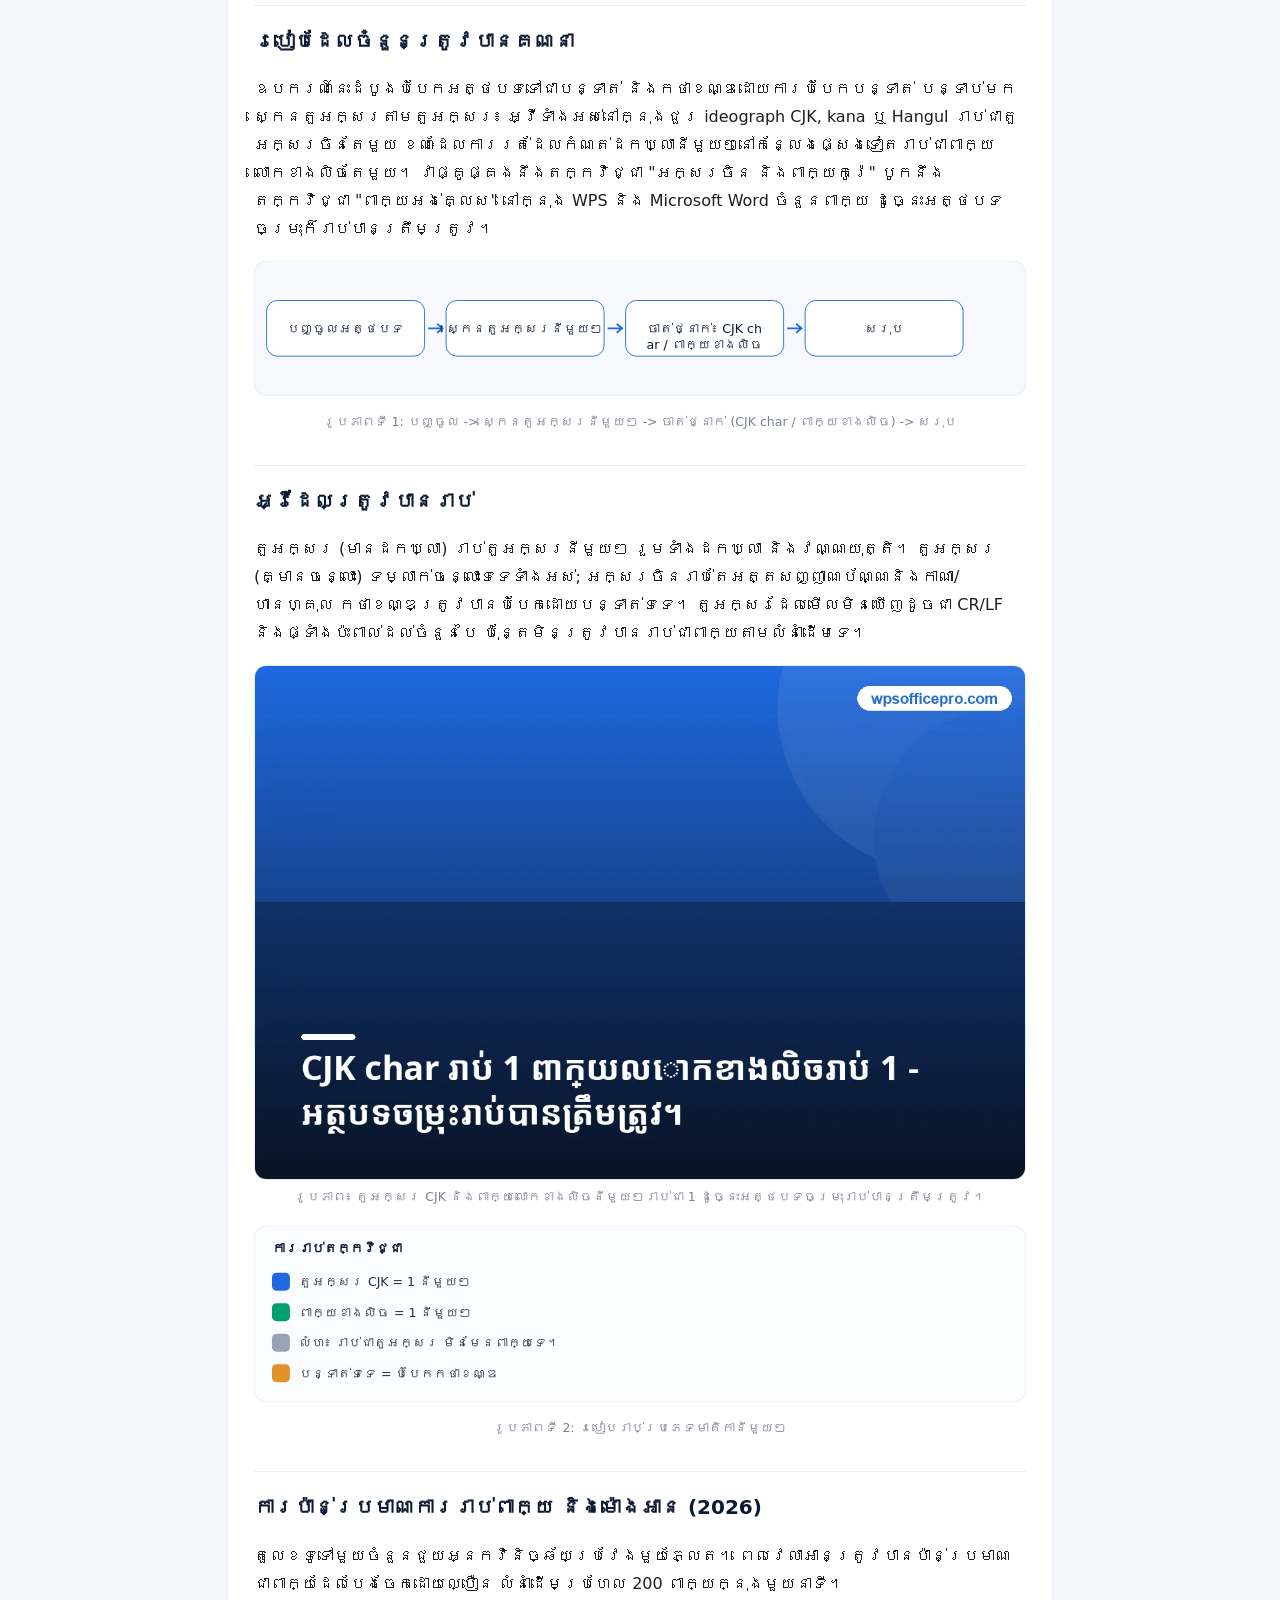
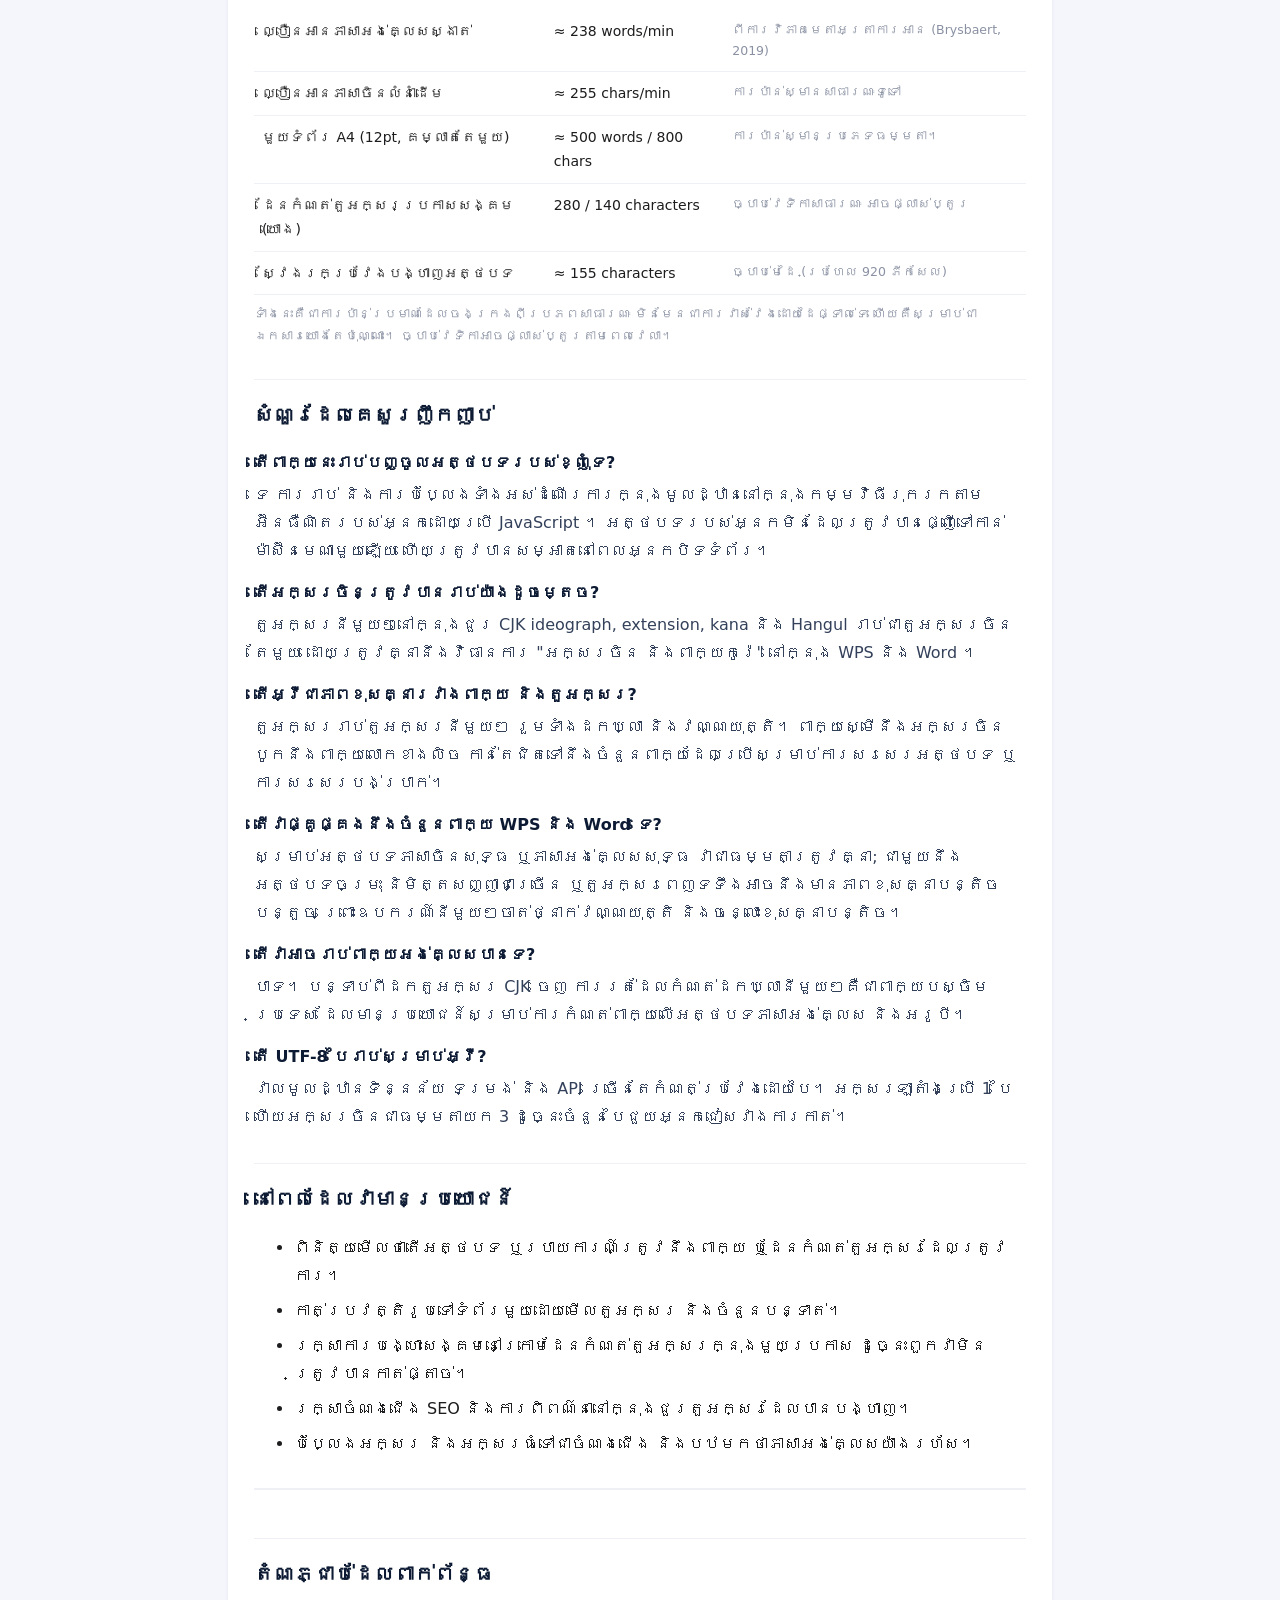
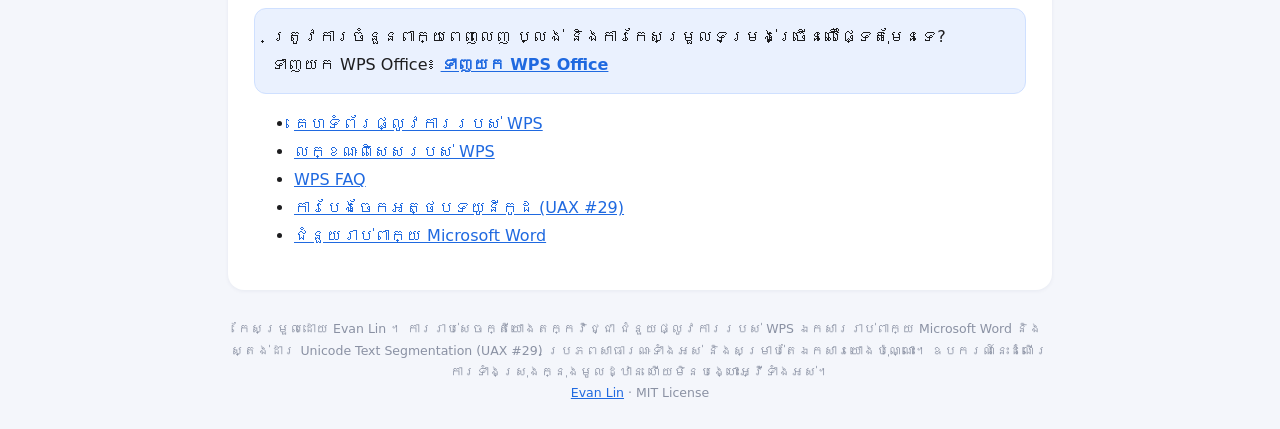
<file: km/index.html>
<!DOCTYPE html><html lang="km"><head><meta charset="utf-8">
<meta name="viewport" content="width=device-width,initial-scale=1">
<title>Word Counter - តួអក្សរអនឡាញ ចំនួនពាក្យ និងកថាខណ្ឌ + កម្មវិធីបំប្លែងករណី</title>
<meta name="description" content="ការរាប់ពាក្យ និងតួអក្សរតាមអ៊ីនធឺណិតដោយឥតគិតថ្លៃជាមួយនឹងការបំប្លែងអត្ថបទ៖ រាប់តួអក្សរចិន ពាក្យអង់គ្លេស តួអក្សរ (មាន/គ្មានចន្លោះ) បន្ទាត់ កថាខណ្ឌ និង UTF-8 បៃក្នុងពេលវេលាជាក់ស្តែង បូកករណី អក្សរធំ កាត់ និងឧបករណ៍បន្ទាត់ទទេ។ ដំណើរការក្នុងមូលដ្ឋាន គ្មានអ្វីត្រូវបានអាប់ឡូតទេ ងាយស្រួលសម្រាប់ពិនិត្យមើលឯកសារ WPS និង Office។">
<link rel="canonical" href="https://nageshagwa.github.io/km/">
<meta name="robots" content="index,follow,max-image-preview:large">
<meta property="og:title" content="Word Counter - តួអក្សរអនឡាញ ចំនួនពាក្យ និងកថាខណ្ឌ + កម្មវិធីបំប្លែងករណី">
<meta property="og:type" content="website">
<meta property="og:url" content="https://nageshagwa.github.io/km/">
<link rel="alternate" hreflang="zh-Hans" href="https://nageshagwa.github.io/">
<link rel="alternate" hreflang="en" href="https://nageshagwa.github.io/en/">
<link rel="alternate" hreflang="ja" href="https://nageshagwa.github.io/ja/">
<link rel="alternate" hreflang="zh-Hant" href="https://nageshagwa.github.io/zh-tw/">
<link rel="alternate" hreflang="id" href="https://nageshagwa.github.io/id/">
<link rel="alternate" hreflang="vi" href="https://nageshagwa.github.io/vi/">
<link rel="alternate" hreflang="ms" href="https://nageshagwa.github.io/ms/">
<link rel="alternate" hreflang="fil" href="https://nageshagwa.github.io/fil/">
<link rel="alternate" hreflang="km" href="https://nageshagwa.github.io/km/">
<link rel="alternate" hreflang="lo" href="https://nageshagwa.github.io/lo/">
<link rel="alternate" hreflang="my" href="https://nageshagwa.github.io/my/">
<link rel="alternate" hreflang="th" href="https://nageshagwa.github.io/th/">
<link rel="alternate" hreflang="x-default" href="https://nageshagwa.github.io/">
<link rel="stylesheet" href="/style.css">
<script type="application/ld+json">
{
 "@context": "https://schema.org",
 "@graph": [
  {
   "@type": "WebApplication",
   "name": "កម្មវិធីបំលែងពាក្យ និងកម្មវិធីបំប្លែងអក្សរតាមអ៊ីនធឺណិត",
   "url": "https://nageshagwa.github.io/km/",
   "applicationCategory": "UtilitiesApplication",
   "operatingSystem": "Web browser",
   "inLanguage": "km",
   "description": "ការរាប់ពាក្យ និងតួអក្សរតាមអ៊ីនធឺណិតដោយឥតគិតថ្លៃជាមួយនឹងការបំប្លែងអត្ថបទ៖ រាប់តួអក្សរចិន ពាក្យអង់គ្លេស តួអក្សរ (មាន/គ្មានចន្លោះ) បន្ទាត់ កថាខណ្ឌ និង UTF-8 បៃក្នុងពេលវេលាជាក់ស្តែង បូកករណី អក្សរធំ កាត់ និងឧបករណ៍បន្ទាត់ទទេ។ ដំណើរការក្នុងមូលដ្ឋាន គ្មានអ្វីត្រូវបានអាប់ឡូតទេ ងាយស្រួលសម្រាប់ពិនិត្យមើលឯកសារ WPS និង Office។",
   "isAccessibleForFree": true,
   "browserRequirements": "Requires JavaScript",
   "offers": {
    "@type": "Offer",
    "price": "0",
    "priceCurrency": "USD"
   },
   "author": {
    "@type": "Person",
    "name": "Evan Lin"
   }
  },
  {
   "@type": "FAQPage",
   "inLanguage": "km",
   "url": "https://nageshagwa.github.io/km/",
   "mainEntity": [
    {
     "@type": "Question",
     "name": "តើពាក្យនេះរាប់បញ្ចូលអត្ថបទរបស់ខ្ញុំទេ?",
     "acceptedAnswer": {
      "@type": "Answer",
      "text": "ទេ ការរាប់ និងការបំប្លែងទាំងអស់ដំណើរការក្នុងមូលដ្ឋាននៅក្នុងកម្មវិធីរុករកតាមអ៊ីនធឺណិតរបស់អ្នកដោយប្រើ JavaScript ។ អត្ថបទរបស់អ្នកមិនដែលត្រូវបានផ្ញើទៅកាន់ម៉ាស៊ីនមេណាមួយឡើយ ហើយត្រូវបានសម្អាតនៅពេលអ្នកបិទទំព័រ។"
     }
    },
    {
     "@type": "Question",
     "name": "តើអក្សរចិនត្រូវបានរាប់យ៉ាងដូចម្តេច?",
     "acceptedAnswer": {
      "@type": "Answer",
      "text": "តួអក្សរនីមួយៗនៅក្នុងជួរ CJK ideograph, extension, kana និង Hangul រាប់ជាតួអក្សរចិនតែមួយ ដោយត្រូវគ្នានឹងវិធានការ \"អក្សរចិន និងពាក្យកូរ៉េ\" នៅក្នុង WPS និង Word ។"
     }
    },
    {
     "@type": "Question",
     "name": "តើអ្វីជាភាពខុសគ្នារវាងពាក្យ និងតួអក្សរ?",
     "acceptedAnswer": {
      "@type": "Answer",
      "text": "តួអក្សររាប់តួអក្សរនីមួយៗ រួមទាំងដកឃ្លា និងវណ្ណយុត្តិ។ ពាក្យស្មើនឹងអក្សរចិន បូកនឹងពាក្យលោកខាងលិច កាន់តែជិតទៅនឹងចំនួនពាក្យដែលប្រើសម្រាប់ការសរសេរអត្ថបទ ឬការសរសេរបង់ប្រាក់។"
     }
    },
    {
     "@type": "Question",
     "name": "តើវាផ្គូផ្គងនឹងចំនួនពាក្យ WPS និង Word ទេ?",
     "acceptedAnswer": {
      "@type": "Answer",
      "text": "សម្រាប់អត្ថបទភាសាចិនសុទ្ធ ឬភាសាអង់គ្លេសសុទ្ធ វាជាធម្មតាត្រូវគ្នា; ជា​មួយ​នឹង​អត្ថបទ​ចម្រុះ និមិត្តសញ្ញា​ជា​ច្រើន ឬ​តួអក្សរ​ពេញ​ទទឹង​អាច​នឹង​មាន​ភាព​ខុស​គ្នា​បន្តិច​បន្តួច ព្រោះ​ឧបករណ៍​នីមួយៗ​ចាត់​ថ្នាក់​វណ្ណយុត្តិ និង​ចន្លោះ​ខុស​គ្នា​បន្តិច។"
     }
    },
    {
     "@type": "Question",
     "name": "តើវាអាចរាប់ពាក្យអង់គ្លេសបានទេ?",
     "acceptedAnswer": {
      "@type": "Answer",
      "text": "បាទ។ បន្ទាប់ពីដកតួអក្សរ CJK ចេញ ការរត់ដែលកំណត់ដកឃ្លានីមួយៗគឺជាពាក្យបស្ចិមប្រទេស ដែលមានប្រយោជន៍សម្រាប់ការកំណត់ពាក្យលើអត្ថបទភាសាអង់គ្លេស និងអរូបី។"
     }
    },
    {
     "@type": "Question",
     "name": "តើ UTF-8 បៃរាប់សម្រាប់អ្វី?",
     "acceptedAnswer": {
      "@type": "Answer",
      "text": "វាលមូលដ្ឋានទិន្នន័យ ទម្រង់ និង API ច្រើនតែកំណត់ប្រវែងដោយបៃ។ អក្សរឡាតាំងប្រើ 1 បៃ ហើយអក្សរចិនជាធម្មតាយក 3 ដូច្នេះចំនួនបៃជួយអ្នកជៀសវាងការកាត់។"
     }
    }
   ]
  }
 ]
}
</script>
</head>
<body><div class="wrap"><main>
<nav class="lang">ភាសា៖ <a href="/">简体中文</a> · <a href="/en/">English</a> · <a href="/ja/">日本語</a> · <a href="/zh-tw/">繁體中文</a> · <a href="/id/">Bahasa Indonesia</a> · <a href="/vi/">Tiếng Việt</a> · <a href="/ms/">Bahasa Melayu</a> · <a href="/fil/">Filipino</a> · <strong>ភាសាខ្មែរ</strong> · <a href="/lo/">ພາສາລາວ</a> · <a href="/my/">မြန်မာ</a> · <a href="/th/">ไทย</a></nav>
<h1>កម្មវិធីបំលែងពាក្យ និងកម្មវិធីបំប្លែងអក្សរតាមអ៊ីនធឺណិត</h1>
<figure class="i4png"><picture><source type="image/webp" srcset="/img/cover_km.webp"><img src="/img/cover_km.png" alt="ការរាប់ពាក្យតាមអ៊ីនធឺណិត និងរូបភាពកម្មវិធីបម្លែងអត្ថបទ" fetchpriority="high" width="1120" height="746" style="width:100%;height:auto;border-radius:12px;border:1px solid #e8ebf2"></picture><figcaption>រូបភាព៖ កម្មវិធីរាប់ពាក្យតាមអ៊ីនធឺណិត និងកម្មវិធីបំប្លែងអត្ថបទ (CJK &amp; ពាក្យឡាតាំង តួអក្សរ កថាខណ្ឌ)</figcaption></figure>
<p>បិទភ្ជាប់អត្ថបទរបស់អ្នកទៅក្នុងប្រអប់ខាងក្រោម ដើម្បីមើលតួអក្សរ អក្សរចិន ពាក្យអង់គ្លេស បន្ទាត់ កថាខណ្ឌ និង UTF-8 bytes អាប់ដេតក្នុង <strong>ពេលវេលាពិត</strong> ហើយបំប្លែងករណី អក្សរធំ ដកឃ្លា និងបន្ទាត់ទទេដោយចុចតែម្តង។ អ្វីគ្រប់យ៉ាងដំណើរការក្នុងមូលដ្ឋាននៅក្នុងកម្មវិធីរុករករបស់អ្នក ហើយ <strong>គ្មានអ្វីត្រូវបានផ្ទុកឡើងទេ</strong> - ល្អសម្រាប់ពិនិត្យមើលការសរសេរអត្ថបទ ប្រវត្តិរូបសង្ខេប ទម្រង់ ការបង្ហោះសង្គម និងឯកសារ WPS ។</p>
<textarea id="wc-input" placeholder="បិទភ្ជាប់ ឬវាយអត្ថបទនៅទីនេះ - ការធ្វើបច្ចុប្បន្នភាពចំនួនរាប់នៅពេលអ្នកវាយ..." autocomplete="off" spellcheck="false"></textarea>
<div class="stats"><div class="stat"><div class="n" id="c-chars">0</div><div class="l">តួអក្សរ (មានដកឃ្លា)</div></div><div class="stat"><div class="n" id="c-nospace">0</div><div class="l">តួអក្សរ (គ្មានចន្លោះ)</div></div><div class="stat"><div class="n" id="c-cjk">0</div><div class="l">អក្សរចិន</div></div><div class="stat"><div class="n" id="c-words">0</div><div class="l">ពាក្យ (អក្សរ CJK + ពាក្យលោកខាងលិច)</div></div><div class="stat"><div class="n" id="c-lines">0</div><div class="l">បន្ទាត់</div></div><div class="stat"><div class="n" id="c-paras">0</div><div class="l">កថាខណ្ឌ</div></div><div class="stat"><div class="n" id="c-bytes">0</div><div class="l">UTF-8 បៃ</div></div><div class="stat"><div class="n" id="c-read">0</div><div class="l">ពេលវេលាអាន</div></div></div>
<h2>ការបម្លែងអត្ថបទ</h2>
<div class="ops"><button data-op="upper">ករណីខាងលើ</button><button data-op="lower">អក្សរតូច</button><button data-op="title">ករណីចំណងជើង</button><button data-op="sentence">ករណីកាត់ទោស</button><button data-op="trim">កាត់​ចន្លោះ​បន្ទាត់</button><button data-op="collapse">បង្រួមចន្លោះ</button><button data-op="blank">យកបន្ទាត់ទទេចេញ</button><button data-op="sort">តម្រៀបបន្ទាត់</button><button data-op="copy" class="pri">ចម្លងលទ្ធផល</button><button data-op="clear">ច្បាស់</button></div>
<h2>របៀបដែលចំនួនត្រូវបានគណនា</h2>
<p>ឧបករណ៍នេះដំបូងបំបែកអត្ថបទទៅជាបន្ទាត់ និងកថាខណ្ឌដោយការបំបែកបន្ទាត់ បន្ទាប់មកស្កេនតួអក្សរតាមតួអក្សរ៖ អ្វីទាំងអស់នៅក្នុងជួរ ideograph CJK, kana ឬ Hangul រាប់ជាតួអក្សរចិនតែមួយ ខណៈដែលការរត់ដែលកំណត់ដកឃ្លានីមួយៗនៅកន្លែងផ្សេងទៀតរាប់ជាពាក្យលោកខាងលិចតែមួយ។ វាផ្គូផ្គងនឹងតក្កវិជ្ជា "អក្សរចិន និងពាក្យកូរ៉េ" បូកនឹងតក្កវិជ្ជា "ពាក្យអង់គ្លេស" នៅក្នុង WPS និង Microsoft Word ចំនួនពាក្យ ដូច្នេះអត្ថបទចម្រុះក៏រាប់បានត្រឹមត្រូវ។</p>
<figure><svg viewBox="0 0 860 150" xmlns="http://www.w3.org/2000/svg" role="img" aria-label="រូបភាពទី 1: បញ្ចូល -> ស្កេនតួអក្សរនីមួយៗ -> ចាត់ថ្នាក់ (CJK char / ពាក្យខាងលិច) -> សរុប" style="width:100%;height:auto"><rect x="0" y="0" width="860" height="150" rx="14" fill="#f7f9ff" stroke="#e1e9fb"/><rect x="14" y="44" width="176" height="62" rx="12" fill="#fff" stroke="#1f69e0"/><text x="102" y="80" text-anchor="middle" font-family="system-ui,Arial" font-size="14" fill="#0c1a33">បញ្ចូលអត្ថបទ</text><path d="M194 75 l16 0 m-6 -5 l6 5 l-6 5" stroke="#1f69e0" stroke-width="2" fill="none"/><rect x="214" y="44" width="176" height="62" rx="12" fill="#fff" stroke="#1f69e0"/><text x="302" y="80" text-anchor="middle" font-family="system-ui,Arial" font-size="14" fill="#0c1a33">ស្កេនតួអក្សរនីមួយៗ</text><path d="M394 75 l16 0 m-6 -5 l6 5 l-6 5" stroke="#1f69e0" stroke-width="2" fill="none"/><rect x="414" y="44" width="176" height="62" rx="12" fill="#fff" stroke="#1f69e0"/><text x="502" y="80" text-anchor="middle" font-family="system-ui,Arial" font-size="14" fill="#0c1a33">ចាត់ថ្នាក់៖ CJK ch</text><text x="502" y="98" text-anchor="middle" font-family="system-ui,Arial" font-size="14" fill="#0c1a33">ar / ពាក្យខាងលិច</text><path d="M594 75 l16 0 m-6 -5 l6 5 l-6 5" stroke="#1f69e0" stroke-width="2" fill="none"/><rect x="614" y="44" width="176" height="62" rx="12" fill="#fff" stroke="#1f69e0"/><text x="702" y="80" text-anchor="middle" font-family="system-ui,Arial" font-size="14" fill="#0c1a33">សរុប</text></svg><figcaption>រូបភាពទី 1: បញ្ចូល -&gt; ស្កេនតួអក្សរនីមួយៗ -&gt; ចាត់ថ្នាក់ (CJK char / ពាក្យខាងលិច) -&gt; សរុប</figcaption></figure>
<h2>អ្វីដែលត្រូវបានរាប់</h2>
<p>តួអក្សរ (មានដកឃ្លា) រាប់តួអក្សរនីមួយៗ រួមទាំងដកឃ្លា និងវណ្ណយុត្តិ។ តួអក្សរ (គ្មានចន្លោះ) ទម្លាក់ចន្លោះទទេទាំងអស់; អក្សរ​ចិន​រាប់​តែ​អត្តសញ្ញាណប័ណ្ណ​និង​កាណា/ហានហ្គុល កថាខណ្ឌត្រូវបានបំបែកដោយបន្ទាត់ទទេ។ តួអក្សរដែលមើលមិនឃើញដូចជា CR/LF និងផ្ទាំងប៉ះពាល់ដល់ចំនួនបៃ ប៉ុន្តែមិនត្រូវបានរាប់ជាពាក្យតាមលំនាំដើមទេ។</p>
<figure class="i4png"><picture><source type="image/webp" srcset="/img/board_km.webp"><img src="/img/board_km.png" alt="ការ​បង្ហាញ​តក្កវិជ្ជា​រាប់​ពាក្យ" loading="lazy" width="1120" height="746" style="width:100%;height:auto;border-radius:12px;border:1px solid #e8ebf2"></picture><figcaption>រូបភាព៖ តួអក្សរ CJK និងពាក្យលោកខាងលិចនីមួយៗរាប់ជា 1 ដូច្នេះអត្ថបទចម្រុះរាប់បានត្រឹមត្រូវ។</figcaption></figure>
<figure><svg viewBox="0 0 860 196" xmlns="http://www.w3.org/2000/svg" role="img" aria-label="រូបភាពទី 2: របៀបរាប់ប្រភេទមាតិកានីមួយៗ" style="width:100%;height:auto"><rect x="0" y="0" width="860" height="196" rx="14" fill="#fbfcff" stroke="#e1e9fb"/><text x="20" y="30" font-family="system-ui,Arial" font-size="15" font-weight="700" fill="#0c1a33">ការរាប់តក្កវិជ្ជា</text><rect x="20" y="52" width="20" height="20" rx="5" fill="#1f69e0"/><text x="50" y="67" font-family="system-ui,Arial" font-size="14" fill="#23303f">តួអក្សរ CJK = 1 នីមួយៗ</text><rect x="20" y="86" width="20" height="20" rx="5" fill="#00a06d"/><text x="50" y="101" font-family="system-ui,Arial" font-size="14" fill="#23303f">ពាក្យខាងលិច = 1 នីមួយៗ</text><rect x="20" y="120" width="20" height="20" rx="5" fill="#9aa3b5"/><text x="50" y="135" font-family="system-ui,Arial" font-size="14" fill="#23303f">លំហ៖ រាប់ជាតួអក្សរ មិនមែនពាក្យទេ។</text><rect x="20" y="154" width="20" height="20" rx="5" fill="#e2922b"/><text x="50" y="169" font-family="system-ui,Arial" font-size="14" fill="#23303f">បន្ទាត់ទទេ = បំបែកកថាខណ្ឌ</text></svg><figcaption>រូបភាពទី 2: របៀបរាប់ប្រភេទមាតិកានីមួយៗ</figcaption></figure>
<h2 id="i4data">ការ​ប៉ាន់​ប្រមាណ​ការ​រាប់​ពាក្យ និង​ម៉ោង​អាន (2026)</h2>
<p>តួលេខទូទៅមួយចំនួនជួយអ្នកវិនិច្ឆ័យប្រវែងមួយភ្លែត។ ពេលវេលាអានត្រូវបានប៉ាន់ប្រមាណជាពាក្យដែលបែងចែកដោយល្បឿន លំនាំដើមប្រហែល 200 ពាក្យក្នុងមួយនាទី។</p>
<table class="data"><tbody>
<tr><td>ល្បឿនអានភាសាអង់គ្លេសស្ងាត់</td><td>≈ 238 words/min</td><td class="note">ពីការវិភាគមេតាអត្រាការអាន (Brysbaert, 2019)</td></tr>
<tr><td>ល្បឿនអានភាសាចិនលំនាំដើម</td><td>≈ 255 chars/min</td><td class="note">ការប៉ាន់ស្មានសាធារណៈទូទៅ</td></tr>
<tr><td>មួយទំព័រ A4 (12pt, គម្លាតតែមួយ)</td><td>≈ 500 words / 800 chars</td><td class="note">ការប៉ាន់ស្មានប្រភេទធម្មតា។</td></tr>
<tr><td>ដែនកំណត់តួអក្សរប្រកាសសង្គម (យោង)</td><td>280 / 140 characters</td><td class="note">ច្បាប់វេទិកាសាធារណៈ អាចផ្លាស់ប្តូរ</td></tr>
<tr><td>ស្វែងរកប្រវែងបង្ហាញអត្ថបទ</td><td>≈ 155 characters</td><td class="note">ច្បាប់មេដៃ (ប្រហែល 920 ភីកសែល)</td></tr>
</tbody></table>
<p class="note">ទាំងនេះគឺជាការប៉ាន់ប្រមាណដែលចងក្រងពីប្រភពសាធារណៈ មិនមែនជាការវាស់វែងដោយដៃផ្ទាល់ទេ ហើយគឺសម្រាប់ជាឯកសារយោងតែប៉ុណ្ណោះ។ ច្បាប់វេទិកាអាចផ្លាស់ប្តូរតាមពេលវេលា។</p>
<h2>សំណួរដែលគេសួរញឹកញាប់</h2>
<dl class="faq">
<dt>តើពាក្យនេះរាប់បញ្ចូលអត្ថបទរបស់ខ្ញុំទេ?</dt><dd>ទេ ការរាប់ និងការបំប្លែងទាំងអស់ដំណើរការក្នុងមូលដ្ឋាននៅក្នុងកម្មវិធីរុករកតាមអ៊ីនធឺណិតរបស់អ្នកដោយប្រើ JavaScript ។ អត្ថបទរបស់អ្នកមិនដែលត្រូវបានផ្ញើទៅកាន់ម៉ាស៊ីនមេណាមួយឡើយ ហើយត្រូវបានសម្អាតនៅពេលអ្នកបិទទំព័រ។</dd>
<dt>តើអក្សរចិនត្រូវបានរាប់យ៉ាងដូចម្តេច?</dt><dd>តួអក្សរនីមួយៗនៅក្នុងជួរ CJK ideograph, extension, kana និង Hangul រាប់ជាតួអក្សរចិនតែមួយ ដោយត្រូវគ្នានឹងវិធានការ "អក្សរចិន និងពាក្យកូរ៉េ" នៅក្នុង WPS និង Word ។</dd>
<dt>តើអ្វីជាភាពខុសគ្នារវាងពាក្យ និងតួអក្សរ?</dt><dd>តួអក្សររាប់តួអក្សរនីមួយៗ រួមទាំងដកឃ្លា និងវណ្ណយុត្តិ។ ពាក្យស្មើនឹងអក្សរចិន បូកនឹងពាក្យលោកខាងលិច កាន់តែជិតទៅនឹងចំនួនពាក្យដែលប្រើសម្រាប់ការសរសេរអត្ថបទ ឬការសរសេរបង់ប្រាក់។</dd>
<dt>តើវាផ្គូផ្គងនឹងចំនួនពាក្យ WPS និង Word ទេ?</dt><dd>សម្រាប់អត្ថបទភាសាចិនសុទ្ធ ឬភាសាអង់គ្លេសសុទ្ធ វាជាធម្មតាត្រូវគ្នា; ជា​មួយ​នឹង​អត្ថបទ​ចម្រុះ និមិត្តសញ្ញា​ជា​ច្រើន ឬ​តួអក្សរ​ពេញ​ទទឹង​អាច​នឹង​មាន​ភាព​ខុស​គ្នា​បន្តិច​បន្តួច ព្រោះ​ឧបករណ៍​នីមួយៗ​ចាត់​ថ្នាក់​វណ្ណយុត្តិ និង​ចន្លោះ​ខុស​គ្នា​បន្តិច។</dd>
<dt>តើវាអាចរាប់ពាក្យអង់គ្លេសបានទេ?</dt><dd>បាទ។ បន្ទាប់ពីដកតួអក្សរ CJK ចេញ ការរត់ដែលកំណត់ដកឃ្លានីមួយៗគឺជាពាក្យបស្ចិមប្រទេស ដែលមានប្រយោជន៍សម្រាប់ការកំណត់ពាក្យលើអត្ថបទភាសាអង់គ្លេស និងអរូបី។</dd>
<dt>តើ UTF-8 បៃរាប់សម្រាប់អ្វី?</dt><dd>វាលមូលដ្ឋានទិន្នន័យ ទម្រង់ និង API ច្រើនតែកំណត់ប្រវែងដោយបៃ។ អក្សរឡាតាំងប្រើ 1 បៃ ហើយអក្សរចិនជាធម្មតាយក 3 ដូច្នេះចំនួនបៃជួយអ្នកជៀសវាងការកាត់។</dd>
</dl>
<h2>នៅពេលដែលវាមានប្រយោជន៍</h2>
<ul class="scenes"><li>ពិនិត្យមើលថាតើអត្ថបទ ឬរបាយការណ៍ត្រូវនឹងពាក្យ ឬដែនកំណត់តួអក្សរដែលត្រូវការ។</li><li>កាត់ប្រវត្តិរូបទៅទំព័រមួយដោយមើលតួអក្សរ និងចំនួនបន្ទាត់។</li><li>រក្សាការបង្ហោះសង្គមនៅក្រោមដែនកំណត់តួអក្សរក្នុងមួយប្រកាស ដូច្នេះពួកវាមិនត្រូវបានកាត់ផ្តាច់។</li><li>រក្សាចំណងជើង SEO និងការពិពណ៌នានៅក្នុងជួរតួអក្សរដែលបានបង្ហាញ។</li><li>បំប្លែងអក្សរ និងអក្សរធំទៅជាចំណងជើង និងបឋមកថាភាសាអង់គ្លេសយ៉ាងរហ័ស។</li></ul>
<div class="related"><h2>តំណភ្ជាប់ដែលពាក់ព័ន្ធ</h2>
<div class="cta">ត្រូវ​ការ​ចំនួន​ពាក្យ​ពេញលេញ ប្លង់ និង​ការ​កែសម្រួល​ទម្រង់​ច្រើន​លើ​ផ្ទៃតុ​មែនទេ? ទាញយក WPS Office៖ <a href="https://wpsofficepro.com/download/">ទាញយក WPS Office</a></div>
<ul><li><a href="https://wpsofficepro.com/" rel="nofollow noopener" target="_blank">គេហទំព័រផ្លូវការរបស់ WPS</a></li><li><a href="https://wpsofficepro.com/features/" rel="nofollow noopener" target="_blank">លក្ខណៈពិសេសរបស់ WPS</a></li><li><a href="https://wpsofficepro.com/faq/" rel="nofollow noopener" target="_blank">WPS FAQ</a></li><li><a href="https://www.unicode.org/reports/tr29/" rel="nofollow noopener" target="_blank">ការបែងចែកអត្ថបទយូនីកូដ (UAX #29)</a></li><li><a href="https://support.microsoft.com/en-us/office/show-word-count-3c9e6a11-a04d-43b4-977c-563a0e0d5da3" rel="nofollow noopener" target="_blank">ជំនួយរាប់ពាក្យ Microsoft Word</a></li></ul></div>
</main>
<footer>កែសម្រួលដោយ Evan Lin ។ ការរាប់សេចក្តីយោងតក្កវិជ្ជា ជំនួយផ្លូវការរបស់ WPS ឯកសាររាប់ពាក្យ Microsoft Word និងស្តង់ដារ Unicode Text Segmentation (UAX #29) ប្រភពសាធារណៈទាំងអស់ និងសម្រាប់តែឯកសារយោងប៉ុណ្ណោះ។ ឧបករណ៍នេះដំណើរការទាំងស្រុងក្នុងមូលដ្ឋាន ហើយមិនបង្ហោះអ្វីទាំងអស់។<br><a href="/about-editor/">Evan Lin</a> · MIT License</footer>
</div>
<script>window.I18N={"readUnit": "នាទី", "copied": "ចម្លង"};</script><script src="/app.js"></script>
</body></html>
</file>
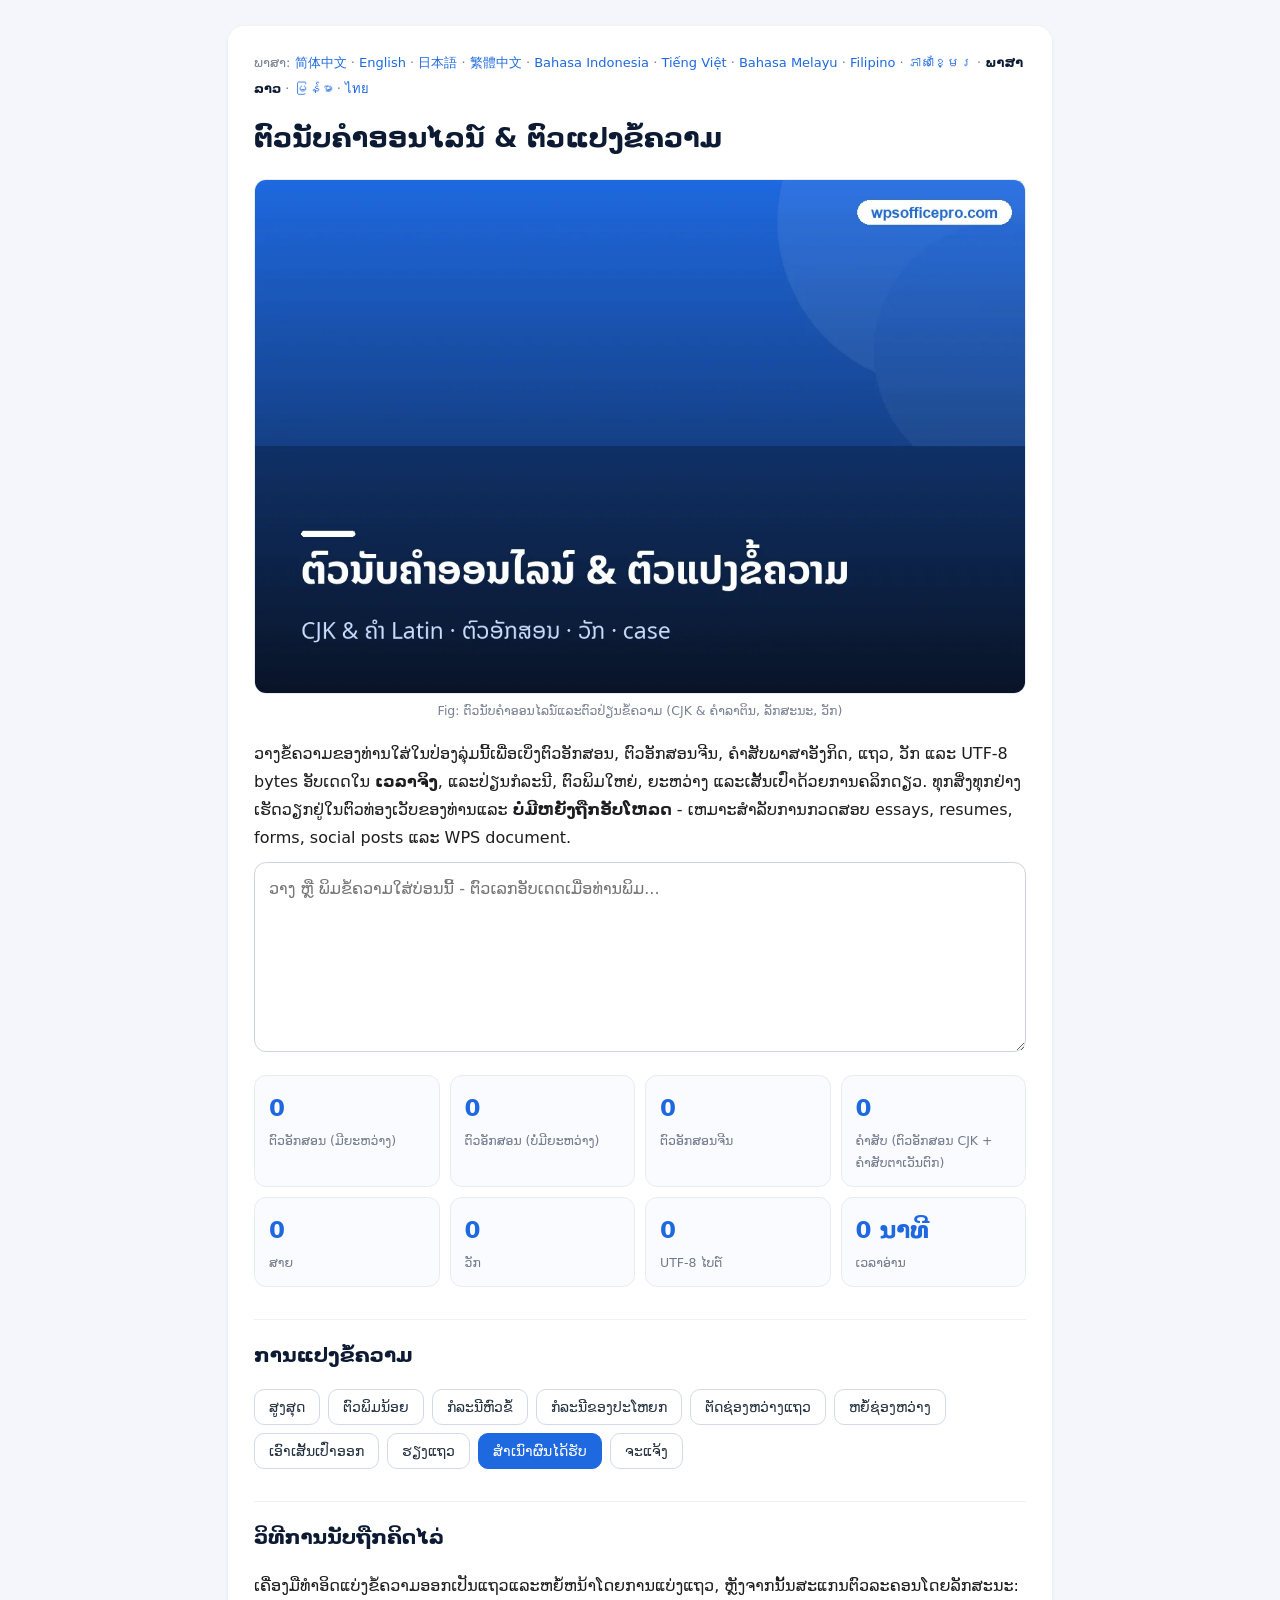
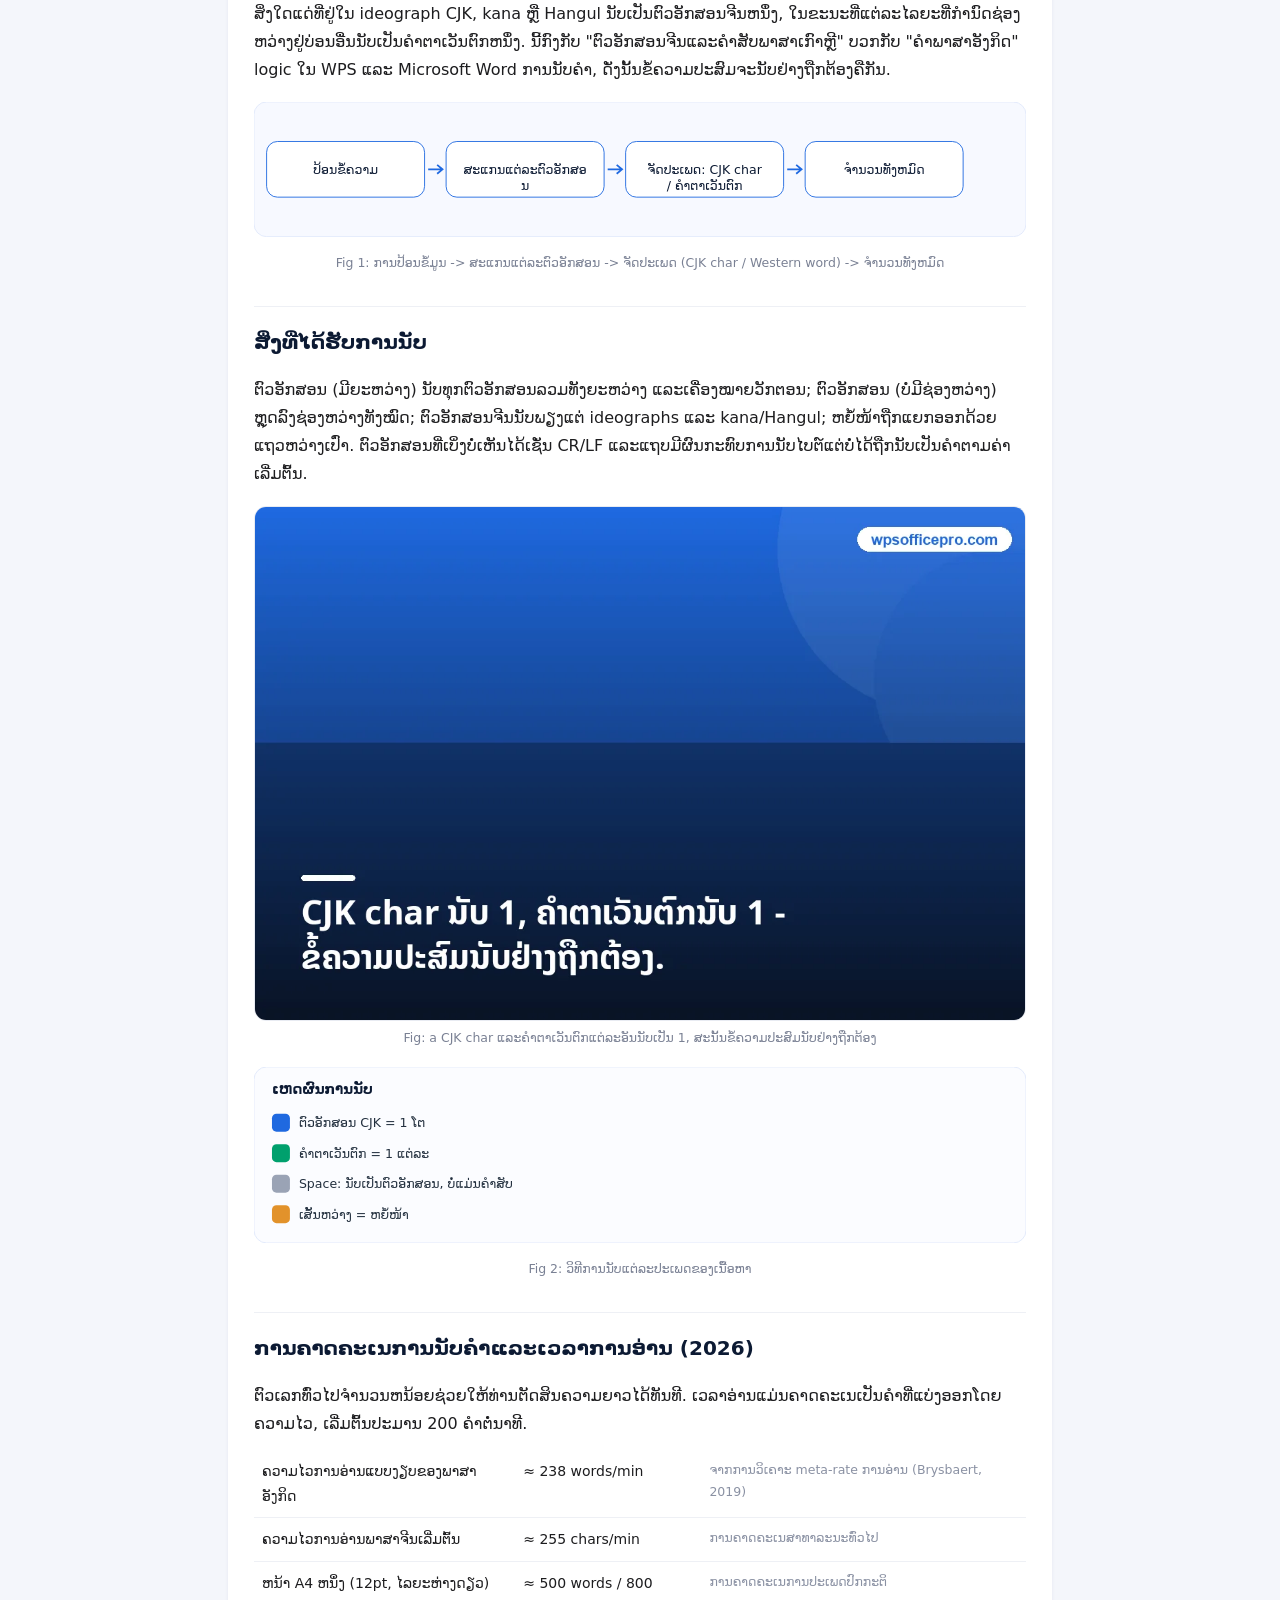
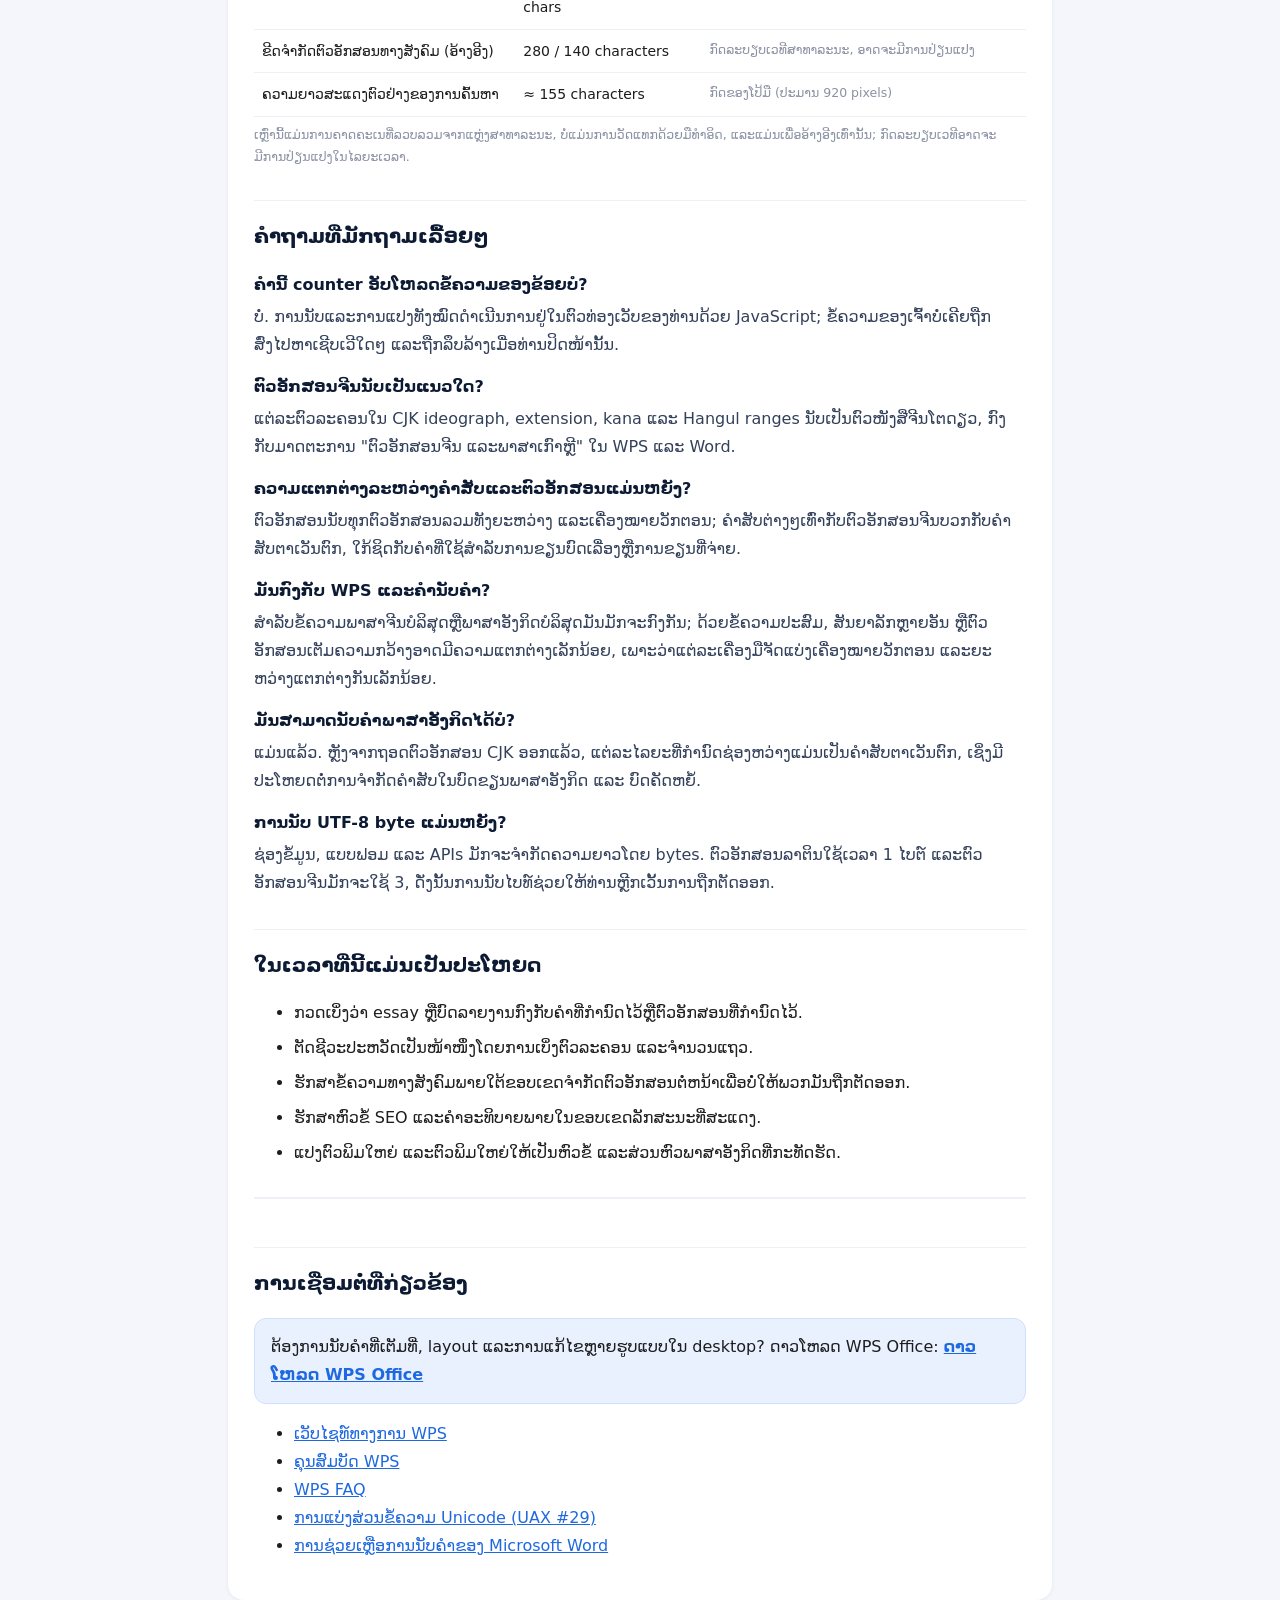
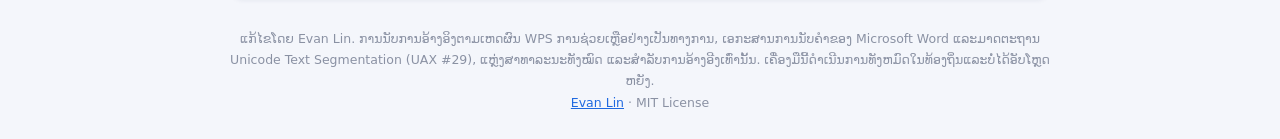
<file: lo/index.html>
<!DOCTYPE html><html lang="lo"><head><meta charset="utf-8">
<meta name="viewport" content="width=device-width,initial-scale=1">
<title>Word Counter - ຕົວອັກສອນອອນໄລນ໌, Word &amp; Paragraph Count + Case Converter</title>
<meta name="description" content="ຕົວນັບຄຳສັບ ແລະຕົວອັກສອນອອນໄລນ໌ຟຣີດ້ວຍການປ່ຽນຂໍ້ຄວາມ: ນັບຕົວອັກສອນຈີນ, ຄຳສັບພາສາອັງກິດ, ຕົວອັກສອນ (ມີ/ບໍ່ມີຍະຫວ່າງ), ແຖວ, ຫຍໍ້ໜ້າ ແລະ UTF-8 bytes ໃນເວລາຈິງ, ບວກກັບກໍລະນີ, ຕົວພິມໃຫຍ່, ການຕັດ ແລະເຄື່ອງມືເສັ້ນຫວ່າງເປົ່າ. ແລ່ນຢູ່ໃນທ້ອງຖິ່ນ, ບໍ່ມີຫຍັງຖືກອັບໂຫລດ - ມີປະໂຫຍດສໍາລັບການກວດສອບເອກະສານ WPS ແລະ Office.">
<link rel="canonical" href="https://nageshagwa.github.io/lo/">
<meta name="robots" content="index,follow,max-image-preview:large">
<meta property="og:title" content="Word Counter - ຕົວອັກສອນອອນໄລນ໌, Word &amp; Paragraph Count + Case Converter">
<meta property="og:type" content="website">
<meta property="og:url" content="https://nageshagwa.github.io/lo/">
<link rel="alternate" hreflang="zh-Hans" href="https://nageshagwa.github.io/">
<link rel="alternate" hreflang="en" href="https://nageshagwa.github.io/en/">
<link rel="alternate" hreflang="ja" href="https://nageshagwa.github.io/ja/">
<link rel="alternate" hreflang="zh-Hant" href="https://nageshagwa.github.io/zh-tw/">
<link rel="alternate" hreflang="id" href="https://nageshagwa.github.io/id/">
<link rel="alternate" hreflang="vi" href="https://nageshagwa.github.io/vi/">
<link rel="alternate" hreflang="ms" href="https://nageshagwa.github.io/ms/">
<link rel="alternate" hreflang="fil" href="https://nageshagwa.github.io/fil/">
<link rel="alternate" hreflang="km" href="https://nageshagwa.github.io/km/">
<link rel="alternate" hreflang="lo" href="https://nageshagwa.github.io/lo/">
<link rel="alternate" hreflang="my" href="https://nageshagwa.github.io/my/">
<link rel="alternate" hreflang="th" href="https://nageshagwa.github.io/th/">
<link rel="alternate" hreflang="x-default" href="https://nageshagwa.github.io/">
<link rel="stylesheet" href="/style.css">
<script type="application/ld+json">
{
 "@context": "https://schema.org",
 "@graph": [
  {
   "@type": "WebApplication",
   "name": "ຕົວນັບຄໍາອອນໄລນ໌ & ຕົວແປງຂໍ້ຄວາມ",
   "url": "https://nageshagwa.github.io/lo/",
   "applicationCategory": "UtilitiesApplication",
   "operatingSystem": "Web browser",
   "inLanguage": "lo",
   "description": "ຕົວນັບຄຳສັບ ແລະຕົວອັກສອນອອນໄລນ໌ຟຣີດ້ວຍການປ່ຽນຂໍ້ຄວາມ: ນັບຕົວອັກສອນຈີນ, ຄຳສັບພາສາອັງກິດ, ຕົວອັກສອນ (ມີ/ບໍ່ມີຍະຫວ່າງ), ແຖວ, ຫຍໍ້ໜ້າ ແລະ UTF-8 bytes ໃນເວລາຈິງ, ບວກກັບກໍລະນີ, ຕົວພິມໃຫຍ່, ການຕັດ ແລະເຄື່ອງມືເສັ້ນຫວ່າງເປົ່າ. ແລ່ນຢູ່ໃນທ້ອງຖິ່ນ, ບໍ່ມີຫຍັງຖືກອັບໂຫລດ - ມີປະໂຫຍດສໍາລັບການກວດສອບເອກະສານ WPS ແລະ Office.",
   "isAccessibleForFree": true,
   "browserRequirements": "Requires JavaScript",
   "offers": {
    "@type": "Offer",
    "price": "0",
    "priceCurrency": "USD"
   },
   "author": {
    "@type": "Person",
    "name": "Evan Lin"
   }
  },
  {
   "@type": "FAQPage",
   "inLanguage": "lo",
   "url": "https://nageshagwa.github.io/lo/",
   "mainEntity": [
    {
     "@type": "Question",
     "name": "ຄໍານີ້ counter ອັບໂຫລດຂໍ້ຄວາມຂອງຂ້ອຍບໍ?",
     "acceptedAnswer": {
      "@type": "Answer",
      "text": "ບໍ່. ການນັບແລະການແປງທັງໝົດດໍາເນີນການຢູ່ໃນຕົວທ່ອງເວັບຂອງທ່ານດ້ວຍ JavaScript; ຂໍ້ຄວາມຂອງເຈົ້າບໍ່ເຄີຍຖືກສົ່ງໄປຫາເຊີບເວີໃດໆ ແລະຖືກລຶບລ້າງເມື່ອທ່ານປິດໜ້ານັ້ນ."
     }
    },
    {
     "@type": "Question",
     "name": "ຕົວອັກສອນຈີນນັບເປັນແນວໃດ?",
     "acceptedAnswer": {
      "@type": "Answer",
      "text": "ແຕ່ລະຕົວລະຄອນໃນ CJK ideograph, extension, kana ແລະ Hangul ranges ນັບເປັນຕົວໜັງສືຈີນໂຕດຽວ, ກົງກັບມາດຕະການ \"ຕົວອັກສອນຈີນ ແລະພາສາເກົາຫຼີ\" ໃນ WPS ແລະ Word."
     }
    },
    {
     "@type": "Question",
     "name": "ຄວາມແຕກຕ່າງລະຫວ່າງຄໍາສັບແລະຕົວອັກສອນແມ່ນຫຍັງ?",
     "acceptedAnswer": {
      "@type": "Answer",
      "text": "ຕົວອັກສອນນັບທຸກຕົວອັກສອນລວມທັງຍະຫວ່າງ ແລະເຄື່ອງໝາຍວັກຕອນ; ຄໍາສັບຕ່າງໆເທົ່າກັບຕົວອັກສອນຈີນບວກກັບຄໍາສັບຕາເວັນຕົກ, ໃກ້ຊິດກັບຄໍາທີ່ໃຊ້ສໍາລັບການຂຽນບົດເລື່ອງຫຼືການຂຽນທີ່ຈ່າຍ."
     }
    },
    {
     "@type": "Question",
     "name": "ມັນກົງກັບ WPS ແລະຄໍານັບຄໍາ?",
     "acceptedAnswer": {
      "@type": "Answer",
      "text": "ສໍາລັບຂໍ້ຄວາມພາສາຈີນບໍລິສຸດຫຼືພາສາອັງກິດບໍລິສຸດມັນມັກຈະກົງກັນ; ດ້ວຍຂໍ້ຄວາມປະສົມ, ສັນຍາລັກຫຼາຍອັນ ຫຼືຕົວອັກສອນເຕັມຄວາມກວ້າງອາດມີຄວາມແຕກຕ່າງເລັກນ້ອຍ, ເພາະວ່າແຕ່ລະເຄື່ອງມືຈັດແບ່ງເຄື່ອງໝາຍວັກຕອນ ແລະຍະຫວ່າງແຕກຕ່າງກັນເລັກນ້ອຍ."
     }
    },
    {
     "@type": "Question",
     "name": "ມັນສາມາດນັບຄໍາພາສາອັງກິດໄດ້ບໍ?",
     "acceptedAnswer": {
      "@type": "Answer",
      "text": "ແມ່ນແລ້ວ. ຫຼັງຈາກຖອດຕົວອັກສອນ CJK ອອກແລ້ວ, ແຕ່ລະໄລຍະທີ່ກຳນົດຊ່ອງຫວ່າງແມ່ນເປັນຄຳສັບຕາເວັນຕົກ, ເຊິ່ງມີປະໂຫຍດຕໍ່ການຈຳກັດຄຳສັບໃນບົດຂຽນພາສາອັງກິດ ແລະ ບົດຄັດຫຍໍ້."
     }
    },
    {
     "@type": "Question",
     "name": "ການນັບ UTF-8 byte ແມ່ນຫຍັງ?",
     "acceptedAnswer": {
      "@type": "Answer",
      "text": "ຊ່ອງຂໍ້ມູນ, ແບບຟອມ ແລະ APIs ມັກຈະຈໍາກັດຄວາມຍາວໂດຍ bytes. ຕົວອັກສອນລາຕິນໃຊ້ເວລາ 1 ໄບຕ໌ ແລະຕົວອັກສອນຈີນມັກຈະໃຊ້ 3, ດັ່ງນັ້ນການນັບໄບທ໌ຊ່ວຍໃຫ້ທ່ານຫຼີກເວັ້ນການຖືກຕັດອອກ."
     }
    }
   ]
  }
 ]
}
</script>
</head>
<body><div class="wrap"><main>
<nav class="lang">ພາສາ: <a href="/">简体中文</a> · <a href="/en/">English</a> · <a href="/ja/">日本語</a> · <a href="/zh-tw/">繁體中文</a> · <a href="/id/">Bahasa Indonesia</a> · <a href="/vi/">Tiếng Việt</a> · <a href="/ms/">Bahasa Melayu</a> · <a href="/fil/">Filipino</a> · <a href="/km/">ភាសាខ្មែរ</a> · <strong>ພາສາລາວ</strong> · <a href="/my/">မြန်မာ</a> · <a href="/th/">ไทย</a></nav>
<h1>ຕົວນັບຄໍາອອນໄລນ໌ &amp; ຕົວແປງຂໍ້ຄວາມ</h1>
<figure class="i4png"><picture><source type="image/webp" srcset="/img/cover_lo.webp"><img src="/img/cover_lo.png" alt="ຕົວນັບຄໍາອອນໄລນ໌ແລະຕົວປ່ຽນຂໍ້ຄວາມ" fetchpriority="high" width="1120" height="746" style="width:100%;height:auto;border-radius:12px;border:1px solid #e8ebf2"></picture><figcaption>Fig​: ຕົວ​ນັບ​ຄໍາ​ອອນ​ໄລ​ນ​໌​ແລະ​ຕົວ​ປ່ຽນ​ຂໍ້​ຄວາມ (CJK &amp; ຄໍາ​ລາ​ຕິນ​, ລັກ​ສະ​ນະ​, ວັກ​)</figcaption></figure>
<p>ວາງຂໍ້ຄວາມຂອງທ່ານໃສ່ໃນປ່ອງລຸ່ມນີ້ເພື່ອເບິ່ງຕົວອັກສອນ, ຕົວອັກສອນຈີນ, ຄໍາສັບພາສາອັງກິດ, ແຖວ, ວັກ ແລະ UTF-8 bytes ອັບເດດໃນ <strong>ເວລາຈິງ</strong>, ແລະປ່ຽນກໍລະນີ, ຕົວພິມໃຫຍ່, ຍະຫວ່າງ ແລະເສັ້ນເປົ່າດ້ວຍການຄລິກດຽວ. ທຸກສິ່ງທຸກຢ່າງເຮັດວຽກຢູ່ໃນຕົວທ່ອງເວັບຂອງທ່ານແລະ <strong>ບໍ່ມີຫຍັງຖືກອັບໂຫລດ</strong> - ເຫມາະສໍາລັບການກວດສອບ essays, resumes, forms, social posts ແລະ WPS document.</p>
<textarea id="wc-input" placeholder="ວາງ ຫຼື ພິມຂໍ້ຄວາມໃສ່ບ່ອນນີ້ - ຕົວເລກອັບເດດເມື່ອທ່ານພິມ..." autocomplete="off" spellcheck="false"></textarea>
<div class="stats"><div class="stat"><div class="n" id="c-chars">0</div><div class="l">ຕົວອັກສອນ (ມີຍະຫວ່າງ)</div></div><div class="stat"><div class="n" id="c-nospace">0</div><div class="l">ຕົວອັກສອນ (ບໍ່ມີຍະຫວ່າງ)</div></div><div class="stat"><div class="n" id="c-cjk">0</div><div class="l">ຕົວອັກສອນຈີນ</div></div><div class="stat"><div class="n" id="c-words">0</div><div class="l">ຄຳສັບ (ຕົວອັກສອນ CJK + ຄຳສັບຕາເວັນຕົກ)</div></div><div class="stat"><div class="n" id="c-lines">0</div><div class="l">ສາຍ</div></div><div class="stat"><div class="n" id="c-paras">0</div><div class="l">ວັກ</div></div><div class="stat"><div class="n" id="c-bytes">0</div><div class="l">UTF-8 ໄບຕ໌</div></div><div class="stat"><div class="n" id="c-read">0</div><div class="l">ເວລາອ່ານ</div></div></div>
<h2>ການແປງຂໍ້ຄວາມ</h2>
<div class="ops"><button data-op="upper">ສູງສຸດ</button><button data-op="lower">ຕົວພິມນ້ອຍ</button><button data-op="title">ກໍລະນີຫົວຂໍ້</button><button data-op="sentence">ກໍລະນີຂອງປະໂຫຍກ</button><button data-op="trim">ຕັດຊ່ອງຫວ່າງແຖວ</button><button data-op="collapse">ຫຍໍ້ຊ່ອງຫວ່າງ</button><button data-op="blank">ເອົາເສັ້ນເປົ່າອອກ</button><button data-op="sort">ຮຽງແຖວ</button><button data-op="copy" class="pri">ສຳເນົາຜົນໄດ້ຮັບ</button><button data-op="clear">ຈະແຈ້ງ</button></div>
<h2>ວິທີການນັບຖືກຄິດໄລ່</h2>
<p>ເຄື່ອງມືທໍາອິດແບ່ງຂໍ້ຄວາມອອກເປັນແຖວແລະຫຍໍ້ຫນ້າໂດຍການແບ່ງແຖວ, ຫຼັງຈາກນັ້ນສະແກນຕົວລະຄອນໂດຍລັກສະນະ: ສິ່ງໃດແດ່ທີ່ຢູ່ໃນ ideograph CJK, kana ຫຼື Hangul ນັບເປັນຕົວອັກສອນຈີນຫນຶ່ງ, ໃນຂະນະທີ່ແຕ່ລະໄລຍະທີ່ກໍານົດຊ່ອງຫວ່າງຢູ່ບ່ອນອື່ນນັບເປັນຄໍາຕາເວັນຕົກຫນຶ່ງ. ນີ້ກົງກັບ "ຕົວອັກສອນຈີນແລະຄໍາສັບພາສາເກົາຫຼີ" ບວກກັບ "ຄໍາພາສາອັງກິດ" logic ໃນ WPS ແລະ Microsoft Word ການນັບຄໍາ, ດັ່ງນັ້ນຂໍ້ຄວາມປະສົມຈະນັບຢ່າງຖືກຕ້ອງຄືກັນ.</p>
<figure><svg viewBox="0 0 860 150" xmlns="http://www.w3.org/2000/svg" role="img" aria-label="Fig 1: ການປ້ອນຂໍ້ມູນ -> ສະແກນແຕ່ລະຕົວອັກສອນ -> ຈັດປະເພດ (CJK char / Western word) -> ຈໍານວນທັງຫມົດ" style="width:100%;height:auto"><rect x="0" y="0" width="860" height="150" rx="14" fill="#f7f9ff" stroke="#e1e9fb"/><rect x="14" y="44" width="176" height="62" rx="12" fill="#fff" stroke="#1f69e0"/><text x="102" y="80" text-anchor="middle" font-family="system-ui,Arial" font-size="14" fill="#0c1a33">ປ້ອນຂໍ້ຄວາມ</text><path d="M194 75 l16 0 m-6 -5 l6 5 l-6 5" stroke="#1f69e0" stroke-width="2" fill="none"/><rect x="214" y="44" width="176" height="62" rx="12" fill="#fff" stroke="#1f69e0"/><text x="302" y="80" text-anchor="middle" font-family="system-ui,Arial" font-size="14" fill="#0c1a33">ສະແກນແຕ່ລະຕົວອັກສອ</text><text x="302" y="98" text-anchor="middle" font-family="system-ui,Arial" font-size="14" fill="#0c1a33">ນ</text><path d="M394 75 l16 0 m-6 -5 l6 5 l-6 5" stroke="#1f69e0" stroke-width="2" fill="none"/><rect x="414" y="44" width="176" height="62" rx="12" fill="#fff" stroke="#1f69e0"/><text x="502" y="80" text-anchor="middle" font-family="system-ui,Arial" font-size="14" fill="#0c1a33">ຈັດປະເພດ: CJK char</text><text x="502" y="98" text-anchor="middle" font-family="system-ui,Arial" font-size="14" fill="#0c1a33"> / ຄໍາຕາເວັນຕົກ</text><path d="M594 75 l16 0 m-6 -5 l6 5 l-6 5" stroke="#1f69e0" stroke-width="2" fill="none"/><rect x="614" y="44" width="176" height="62" rx="12" fill="#fff" stroke="#1f69e0"/><text x="702" y="80" text-anchor="middle" font-family="system-ui,Arial" font-size="14" fill="#0c1a33">ຈໍານວນທັງຫມົດ</text></svg><figcaption>Fig 1: ການປ້ອນຂໍ້ມູນ -&gt; ສະແກນແຕ່ລະຕົວອັກສອນ -&gt; ຈັດປະເພດ (CJK char / Western word) -&gt; ຈໍານວນທັງຫມົດ</figcaption></figure>
<h2>ສິ່ງທີ່ໄດ້ຮັບການນັບ</h2>
<p>ຕົວອັກສອນ (ມີຍະຫວ່າງ) ນັບທຸກຕົວອັກສອນລວມທັງຍະຫວ່າງ ແລະເຄື່ອງໝາຍວັກຕອນ; ຕົວອັກສອນ (ບໍ່ມີຊ່ອງຫວ່າງ) ຫຼຸດລົງຊ່ອງຫວ່າງທັງໝົດ; ຕົວ​ອັກ​ສອນ​ຈີນ​ນັບ​ພຽງ​ແຕ່ ideographs ແລະ kana/Hangul​; ຫຍໍ້ໜ້າຖືກແຍກອອກດ້ວຍແຖວຫວ່າງເປົ່າ. ຕົວ​ອັກ​ສອນ​ທີ່​ເບິ່ງ​ບໍ່​ເຫັນ​ໄດ້​ເຊັ່ນ CR/LF ແລະ​ແຖບ​ມີ​ຜົນ​ກະ​ທົບ​ການ​ນັບ​ໄບ​ຕ​໌​ແຕ່​ບໍ່​ໄດ້​ຖືກ​ນັບ​ເປັນ​ຄໍາ​ຕາມ​ຄ່າ​ເລີ່ມ​ຕົ້ນ​.</p>
<figure class="i4png"><picture><source type="image/webp" srcset="/img/board_lo.webp"><img src="/img/board_lo.png" alt="ຮູບຕົວຢ່າງເຫດຜົນນັບຄຳ" loading="lazy" width="1120" height="746" style="width:100%;height:auto;border-radius:12px;border:1px solid #e8ebf2"></picture><figcaption>Fig: a CJK char ແລະຄໍາຕາເວັນຕົກແຕ່ລະອັນນັບເປັນ 1, ສະນັ້ນຂໍ້ຄວາມປະສົມນັບຢ່າງຖືກຕ້ອງ</figcaption></figure>
<figure><svg viewBox="0 0 860 196" xmlns="http://www.w3.org/2000/svg" role="img" aria-label="Fig 2: ວິທີການນັບແຕ່ລະປະເພດຂອງເນື້ອຫາ" style="width:100%;height:auto"><rect x="0" y="0" width="860" height="196" rx="14" fill="#fbfcff" stroke="#e1e9fb"/><text x="20" y="30" font-family="system-ui,Arial" font-size="15" font-weight="700" fill="#0c1a33">ເຫດຜົນການນັບ</text><rect x="20" y="52" width="20" height="20" rx="5" fill="#1f69e0"/><text x="50" y="67" font-family="system-ui,Arial" font-size="14" fill="#23303f">ຕົວອັກສອນ CJK = 1 ໂຕ</text><rect x="20" y="86" width="20" height="20" rx="5" fill="#00a06d"/><text x="50" y="101" font-family="system-ui,Arial" font-size="14" fill="#23303f">ຄໍາຕາເວັນຕົກ = 1 ແຕ່ລະ</text><rect x="20" y="120" width="20" height="20" rx="5" fill="#9aa3b5"/><text x="50" y="135" font-family="system-ui,Arial" font-size="14" fill="#23303f">Space: ນັບເປັນຕົວອັກສອນ, ບໍ່ແມ່ນຄໍາສັບ</text><rect x="20" y="154" width="20" height="20" rx="5" fill="#e2922b"/><text x="50" y="169" font-family="system-ui,Arial" font-size="14" fill="#23303f">ເສັ້ນຫວ່າງ = ຫຍໍ້ໜ້າ</text></svg><figcaption>Fig 2: ວິທີການນັບແຕ່ລະປະເພດຂອງເນື້ອຫາ</figcaption></figure>
<h2 id="i4data">ການ​ຄາດ​ຄະ​ເນ​ການ​ນັບ​ຄໍາ​ແລະ​ເວ​ລາ​ການ​ອ່ານ (2026​)</h2>
<p>ຕົວເລກທົ່ວໄປຈໍານວນຫນ້ອຍຊ່ວຍໃຫ້ທ່ານຕັດສິນຄວາມຍາວໄດ້ທັນທີ. ເວລາອ່ານແມ່ນຄາດຄະເນເປັນຄໍາທີ່ແບ່ງອອກໂດຍຄວາມໄວ, ເລີ່ມຕົ້ນປະມານ 200 ຄໍາຕໍ່ນາທີ.</p>
<table class="data"><tbody>
<tr><td>ຄວາມໄວການອ່ານແບບງຽບຂອງພາສາອັງກິດ</td><td>≈ 238 words/min</td><td class="note">ຈາກການວິເຄາະ meta-rate ການອ່ານ (Brysbaert, 2019)</td></tr>
<tr><td>ຄວາມໄວການອ່ານພາສາຈີນເລີ່ມຕົ້ນ</td><td>≈ 255 chars/min</td><td class="note">ການຄາດຄະເນສາທາລະນະທົ່ວໄປ</td></tr>
<tr><td>ຫນ້າ A4 ຫນຶ່ງ (12pt, ໄລຍະຫ່າງດຽວ)</td><td>≈ 500 words / 800 chars</td><td class="note">ການ​ຄາດ​ຄະ​ເນ​ການ​ປະ​ເພດ​ປົກ​ກະ​ຕິ​</td></tr>
<tr><td>ຂີດຈຳກັດຕົວອັກສອນທາງສັງຄົມ (ອ້າງອີງ)</td><td>280 / 140 characters</td><td class="note">ກົດລະບຽບເວທີສາທາລະນະ, ອາດຈະມີການປ່ຽນແປງ</td></tr>
<tr><td>ຄວາມຍາວສະແດງຕົວຢ່າງຂອງການຄົ້ນຫາ</td><td>≈ 155 characters</td><td class="note">ກົດຂອງໂປ້ມື (ປະມານ 920 pixels)</td></tr>
</tbody></table>
<p class="note">ເຫຼົ່ານີ້ແມ່ນການຄາດຄະເນທີ່ລວບລວມຈາກແຫຼ່ງສາທາລະນະ, ບໍ່ແມ່ນການວັດແທກດ້ວຍມືທໍາອິດ, ແລະແມ່ນເພື່ອອ້າງອີງເທົ່ານັ້ນ; ກົດລະບຽບເວທີອາດຈະມີການປ່ຽນແປງໃນໄລຍະເວລາ.</p>
<h2>ຄຳຖາມທີ່ມັກຖາມເລື້ອຍໆ</h2>
<dl class="faq">
<dt>ຄໍານີ້ counter ອັບໂຫລດຂໍ້ຄວາມຂອງຂ້ອຍບໍ?</dt><dd>ບໍ່. ການນັບແລະການແປງທັງໝົດດໍາເນີນການຢູ່ໃນຕົວທ່ອງເວັບຂອງທ່ານດ້ວຍ JavaScript; ຂໍ້ຄວາມຂອງເຈົ້າບໍ່ເຄີຍຖືກສົ່ງໄປຫາເຊີບເວີໃດໆ ແລະຖືກລຶບລ້າງເມື່ອທ່ານປິດໜ້ານັ້ນ.</dd>
<dt>ຕົວອັກສອນຈີນນັບເປັນແນວໃດ?</dt><dd>ແຕ່ລະຕົວລະຄອນໃນ CJK ideograph, extension, kana ແລະ Hangul ranges ນັບເປັນຕົວໜັງສືຈີນໂຕດຽວ, ກົງກັບມາດຕະການ "ຕົວອັກສອນຈີນ ແລະພາສາເກົາຫຼີ" ໃນ WPS ແລະ Word.</dd>
<dt>ຄວາມແຕກຕ່າງລະຫວ່າງຄໍາສັບແລະຕົວອັກສອນແມ່ນຫຍັງ?</dt><dd>ຕົວອັກສອນນັບທຸກຕົວອັກສອນລວມທັງຍະຫວ່າງ ແລະເຄື່ອງໝາຍວັກຕອນ; ຄໍາສັບຕ່າງໆເທົ່າກັບຕົວອັກສອນຈີນບວກກັບຄໍາສັບຕາເວັນຕົກ, ໃກ້ຊິດກັບຄໍາທີ່ໃຊ້ສໍາລັບການຂຽນບົດເລື່ອງຫຼືການຂຽນທີ່ຈ່າຍ.</dd>
<dt>ມັນກົງກັບ WPS ແລະຄໍານັບຄໍາ?</dt><dd>ສໍາລັບຂໍ້ຄວາມພາສາຈີນບໍລິສຸດຫຼືພາສາອັງກິດບໍລິສຸດມັນມັກຈະກົງກັນ; ດ້ວຍຂໍ້ຄວາມປະສົມ, ສັນຍາລັກຫຼາຍອັນ ຫຼືຕົວອັກສອນເຕັມຄວາມກວ້າງອາດມີຄວາມແຕກຕ່າງເລັກນ້ອຍ, ເພາະວ່າແຕ່ລະເຄື່ອງມືຈັດແບ່ງເຄື່ອງໝາຍວັກຕອນ ແລະຍະຫວ່າງແຕກຕ່າງກັນເລັກນ້ອຍ.</dd>
<dt>ມັນສາມາດນັບຄໍາພາສາອັງກິດໄດ້ບໍ?</dt><dd>ແມ່ນແລ້ວ. ຫຼັງຈາກຖອດຕົວອັກສອນ CJK ອອກແລ້ວ, ແຕ່ລະໄລຍະທີ່ກຳນົດຊ່ອງຫວ່າງແມ່ນເປັນຄຳສັບຕາເວັນຕົກ, ເຊິ່ງມີປະໂຫຍດຕໍ່ການຈຳກັດຄຳສັບໃນບົດຂຽນພາສາອັງກິດ ແລະ ບົດຄັດຫຍໍ້.</dd>
<dt>ການນັບ UTF-8 byte ແມ່ນຫຍັງ?</dt><dd>ຊ່ອງຂໍ້ມູນ, ແບບຟອມ ແລະ APIs ມັກຈະຈໍາກັດຄວາມຍາວໂດຍ bytes. ຕົວອັກສອນລາຕິນໃຊ້ເວລາ 1 ໄບຕ໌ ແລະຕົວອັກສອນຈີນມັກຈະໃຊ້ 3, ດັ່ງນັ້ນການນັບໄບທ໌ຊ່ວຍໃຫ້ທ່ານຫຼີກເວັ້ນການຖືກຕັດອອກ.</dd>
</dl>
<h2>ໃນເວລາທີ່ນີ້ແມ່ນເປັນປະໂຫຍດ</h2>
<ul class="scenes"><li>ກວດເບິ່ງວ່າ essay ຫຼືບົດລາຍງານກົງກັບຄໍາທີ່ກໍານົດໄວ້ຫຼືຕົວອັກສອນທີ່ກໍານົດໄວ້.</li><li>ຕັດຊີວະປະຫວັດເປັນໜ້າໜຶ່ງໂດຍການເບິ່ງຕົວລະຄອນ ແລະຈຳນວນແຖວ.</li><li>ຮັກສາຂໍ້ຄວາມທາງສັງຄົມພາຍໃຕ້ຂອບເຂດຈໍາກັດຕົວອັກສອນຕໍ່ຫນ້າເພື່ອບໍ່ໃຫ້ພວກມັນຖືກຕັດອອກ.</li><li>ຮັກສາຫົວຂໍ້ SEO ແລະຄໍາອະທິບາຍພາຍໃນຂອບເຂດລັກສະນະທີ່ສະແດງ.</li><li>ແປງຕົວພິມໃຫຍ່ ແລະຕົວພິມໃຫຍ່ໃຫ້ເປັນຫົວຂໍ້ ແລະສ່ວນຫົວພາສາອັງກິດທີ່ກະທັດຮັດ.</li></ul>
<div class="related"><h2>ການເຊື່ອມຕໍ່ທີ່ກ່ຽວຂ້ອງ</h2>
<div class="cta">ຕ້ອງ​ການ​ນັບ​ຄໍາ​ທີ່​ເຕັມ​ທີ່​, layout ແລະ​ການ​ແກ້​ໄຂ​ຫຼາຍ​ຮູບ​ແບບ​ໃນ desktop​? ດາວໂຫລດ WPS Office: <a href="https://wpsofficepro.com/download/">ດາວໂຫລດ WPS Office</a></div>
<ul><li><a href="https://wpsofficepro.com/" rel="nofollow noopener" target="_blank">ເວັບໄຊທ໌ທາງການ WPS</a></li><li><a href="https://wpsofficepro.com/features/" rel="nofollow noopener" target="_blank">ຄຸນສົມບັດ WPS</a></li><li><a href="https://wpsofficepro.com/faq/" rel="nofollow noopener" target="_blank">WPS FAQ</a></li><li><a href="https://www.unicode.org/reports/tr29/" rel="nofollow noopener" target="_blank">ການແບ່ງສ່ວນຂໍ້ຄວາມ Unicode (UAX #29)</a></li><li><a href="https://support.microsoft.com/en-us/office/show-word-count-3c9e6a11-a04d-43b4-977c-563a0e0d5da3" rel="nofollow noopener" target="_blank">ການຊ່ວຍເຫຼືອການນັບຄໍາຂອງ Microsoft Word</a></li></ul></div>
</main>
<footer>ແກ້ໄຂໂດຍ Evan Lin. ການນັບການອ້າງອິງຕາມເຫດຜົນ WPS ການຊ່ວຍເຫຼືອຢ່າງເປັນທາງການ, ເອກະສານການນັບຄໍາຂອງ Microsoft Word ແລະມາດຕະຖານ Unicode Text Segmentation (UAX #29), ແຫຼ່ງສາທາລະນະທັງໝົດ ແລະສໍາລັບການອ້າງອີງເທົ່ານັ້ນ. ເຄື່ອງ​ມື​ນີ້​ດໍາ​ເນີນ​ການ​ທັງ​ຫມົດ​ໃນ​ທ້ອງ​ຖິ່ນ​ແລະ​ບໍ່​ໄດ້​ອັບ​ໂຫຼດ​ຫຍັງ​.<br><a href="/about-editor/">Evan Lin</a> · MIT License</footer>
</div>
<script>window.I18N={"readUnit": "ນາທີ", "copied": "ສຳເນົາແລ້ວ"};</script><script src="/app.js"></script>
</body></html>
</file>
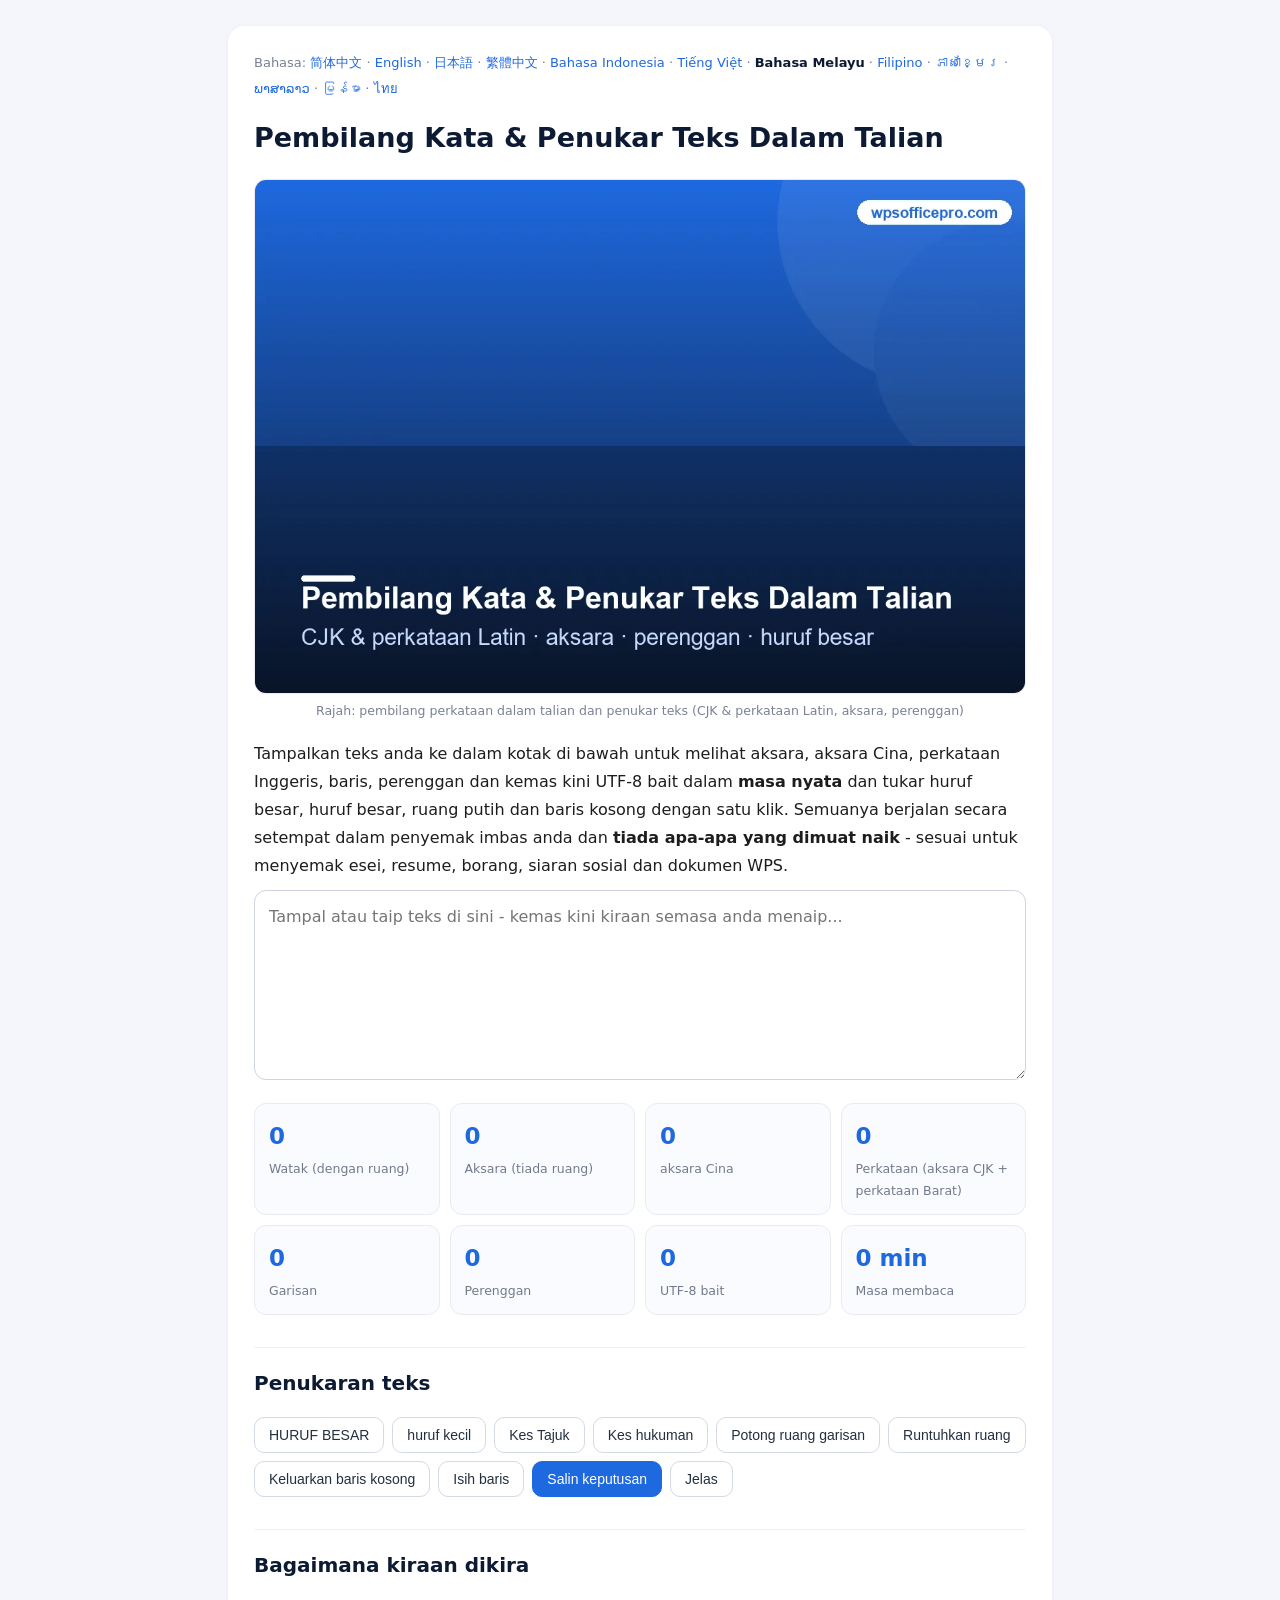
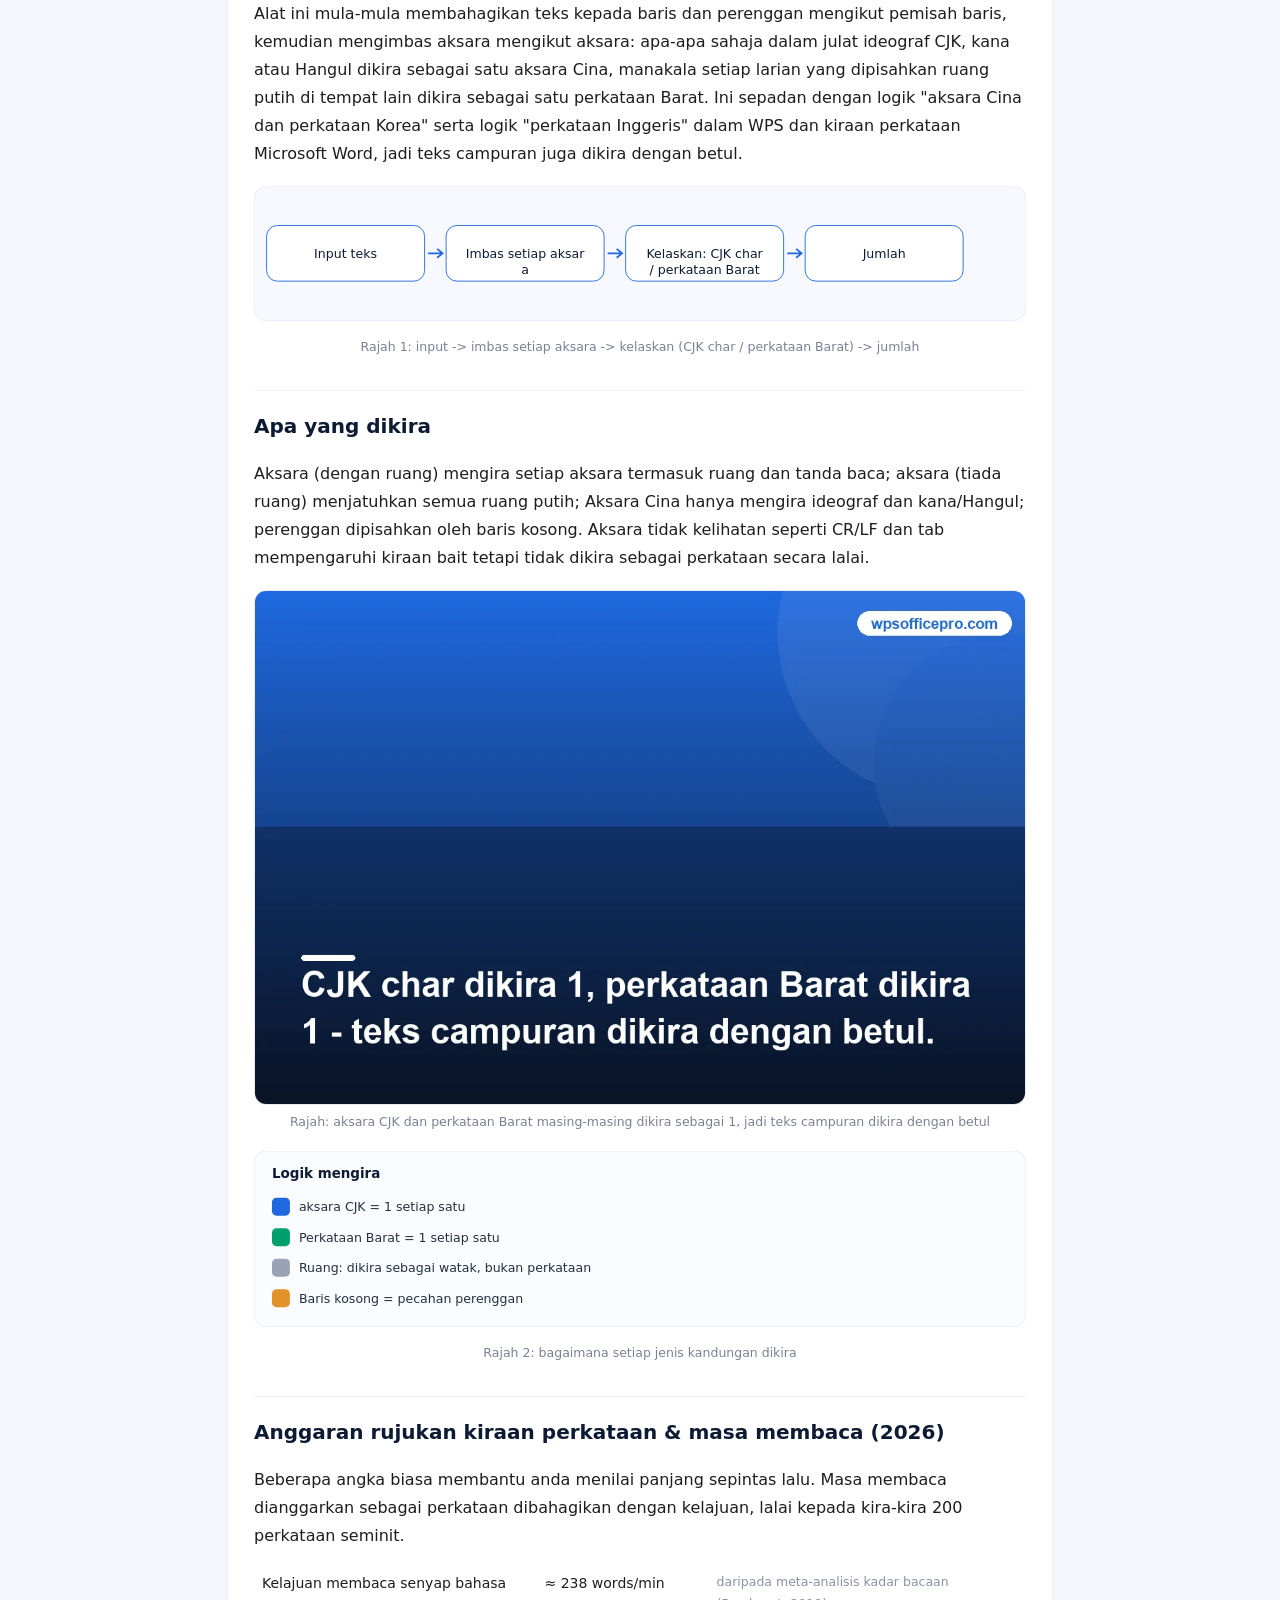
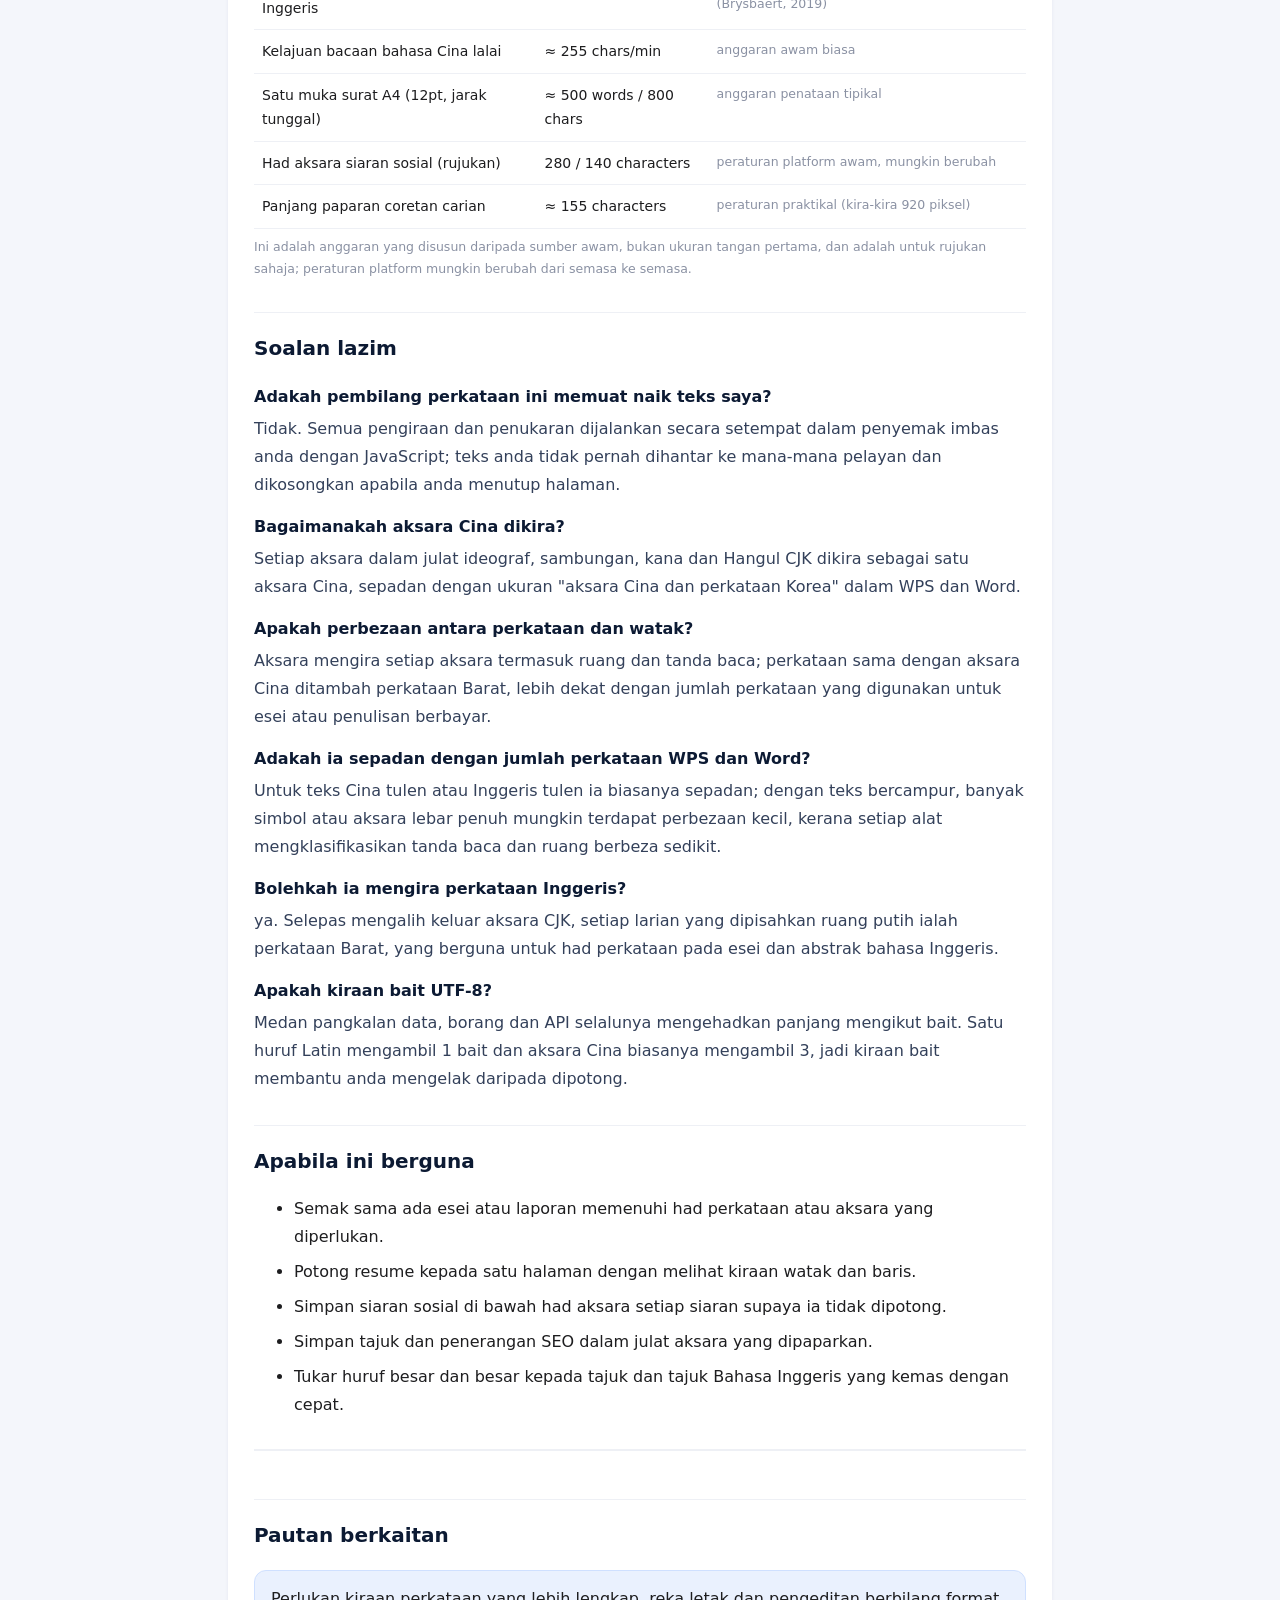
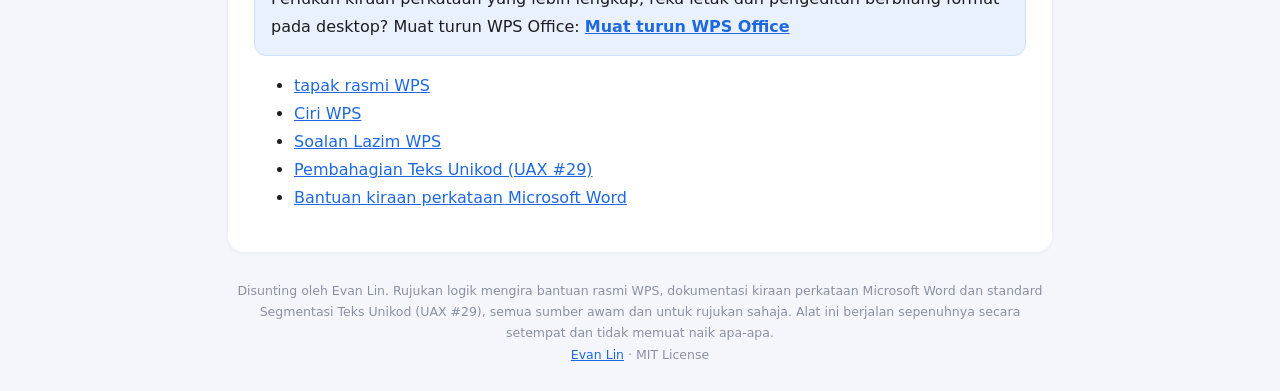
<file: ms/index.html>
<!DOCTYPE html><html lang="ms"><head><meta charset="utf-8">
<meta name="viewport" content="width=device-width,initial-scale=1">
<title>Kaunter Perkataan - Kiraan Aksara Dalam Talian, Perkataan &amp; Perenggan + Penukar Sarung</title>
<meta name="description" content="Kaunter perkataan dan aksara dalam talian percuma dengan penukaran teks: kira aksara Cina, perkataan Inggeris, aksara (dengan/tanpa ruang), baris, perenggan dan UTF-8 bait dalam masa nyata, tambah huruf besar, huruf besar, potong dan alatan baris kosong. Dijalankan secara tempatan, tiada apa-apa yang dimuat naik - berguna untuk menyemak dokumen WPS dan Office.">
<link rel="canonical" href="https://nageshagwa.github.io/ms/">
<meta name="robots" content="index,follow,max-image-preview:large">
<meta property="og:title" content="Kaunter Perkataan - Kiraan Aksara Dalam Talian, Perkataan &amp; Perenggan + Penukar Sarung">
<meta property="og:type" content="website">
<meta property="og:url" content="https://nageshagwa.github.io/ms/">
<link rel="alternate" hreflang="zh-Hans" href="https://nageshagwa.github.io/">
<link rel="alternate" hreflang="en" href="https://nageshagwa.github.io/en/">
<link rel="alternate" hreflang="ja" href="https://nageshagwa.github.io/ja/">
<link rel="alternate" hreflang="zh-Hant" href="https://nageshagwa.github.io/zh-tw/">
<link rel="alternate" hreflang="id" href="https://nageshagwa.github.io/id/">
<link rel="alternate" hreflang="vi" href="https://nageshagwa.github.io/vi/">
<link rel="alternate" hreflang="ms" href="https://nageshagwa.github.io/ms/">
<link rel="alternate" hreflang="fil" href="https://nageshagwa.github.io/fil/">
<link rel="alternate" hreflang="km" href="https://nageshagwa.github.io/km/">
<link rel="alternate" hreflang="lo" href="https://nageshagwa.github.io/lo/">
<link rel="alternate" hreflang="my" href="https://nageshagwa.github.io/my/">
<link rel="alternate" hreflang="th" href="https://nageshagwa.github.io/th/">
<link rel="alternate" hreflang="x-default" href="https://nageshagwa.github.io/">
<link rel="stylesheet" href="/style.css">
<script type="application/ld+json">
{
 "@context": "https://schema.org",
 "@graph": [
  {
   "@type": "WebApplication",
   "name": "Pembilang Kata & Penukar Teks Dalam Talian",
   "url": "https://nageshagwa.github.io/ms/",
   "applicationCategory": "UtilitiesApplication",
   "operatingSystem": "Web browser",
   "inLanguage": "ms",
   "description": "Kaunter perkataan dan aksara dalam talian percuma dengan penukaran teks: kira aksara Cina, perkataan Inggeris, aksara (dengan/tanpa ruang), baris, perenggan dan UTF-8 bait dalam masa nyata, tambah huruf besar, huruf besar, potong dan alatan baris kosong. Dijalankan secara tempatan, tiada apa-apa yang dimuat naik - berguna untuk menyemak dokumen WPS dan Office.",
   "isAccessibleForFree": true,
   "browserRequirements": "Requires JavaScript",
   "offers": {
    "@type": "Offer",
    "price": "0",
    "priceCurrency": "USD"
   },
   "author": {
    "@type": "Person",
    "name": "Evan Lin"
   }
  },
  {
   "@type": "FAQPage",
   "inLanguage": "ms",
   "url": "https://nageshagwa.github.io/ms/",
   "mainEntity": [
    {
     "@type": "Question",
     "name": "Adakah pembilang perkataan ini memuat naik teks saya?",
     "acceptedAnswer": {
      "@type": "Answer",
      "text": "Tidak. Semua pengiraan dan penukaran dijalankan secara setempat dalam penyemak imbas anda dengan JavaScript; teks anda tidak pernah dihantar ke mana-mana pelayan dan dikosongkan apabila anda menutup halaman."
     }
    },
    {
     "@type": "Question",
     "name": "Bagaimanakah aksara Cina dikira?",
     "acceptedAnswer": {
      "@type": "Answer",
      "text": "Setiap aksara dalam julat ideograf, sambungan, kana dan Hangul CJK dikira sebagai satu aksara Cina, sepadan dengan ukuran \"aksara Cina dan perkataan Korea\" dalam WPS dan Word."
     }
    },
    {
     "@type": "Question",
     "name": "Apakah perbezaan antara perkataan dan watak?",
     "acceptedAnswer": {
      "@type": "Answer",
      "text": "Aksara mengira setiap aksara termasuk ruang dan tanda baca; perkataan sama dengan aksara Cina ditambah perkataan Barat, lebih dekat dengan jumlah perkataan yang digunakan untuk esei atau penulisan berbayar."
     }
    },
    {
     "@type": "Question",
     "name": "Adakah ia sepadan dengan jumlah perkataan WPS dan Word?",
     "acceptedAnswer": {
      "@type": "Answer",
      "text": "Untuk teks Cina tulen atau Inggeris tulen ia biasanya sepadan; dengan teks bercampur, banyak simbol atau aksara lebar penuh mungkin terdapat perbezaan kecil, kerana setiap alat mengklasifikasikan tanda baca dan ruang berbeza sedikit."
     }
    },
    {
     "@type": "Question",
     "name": "Bolehkah ia mengira perkataan Inggeris?",
     "acceptedAnswer": {
      "@type": "Answer",
      "text": "ya. Selepas mengalih keluar aksara CJK, setiap larian yang dipisahkan ruang putih ialah perkataan Barat, yang berguna untuk had perkataan pada esei dan abstrak bahasa Inggeris."
     }
    },
    {
     "@type": "Question",
     "name": "Apakah kiraan bait UTF-8?",
     "acceptedAnswer": {
      "@type": "Answer",
      "text": "Medan pangkalan data, borang dan API selalunya mengehadkan panjang mengikut bait. Satu huruf Latin mengambil 1 bait dan aksara Cina biasanya mengambil 3, jadi kiraan bait membantu anda mengelak daripada dipotong."
     }
    }
   ]
  }
 ]
}
</script>
</head>
<body><div class="wrap"><main>
<nav class="lang">Bahasa: <a href="/">简体中文</a> · <a href="/en/">English</a> · <a href="/ja/">日本語</a> · <a href="/zh-tw/">繁體中文</a> · <a href="/id/">Bahasa Indonesia</a> · <a href="/vi/">Tiếng Việt</a> · <strong>Bahasa Melayu</strong> · <a href="/fil/">Filipino</a> · <a href="/km/">ភាសាខ្មែរ</a> · <a href="/lo/">ພາສາລາວ</a> · <a href="/my/">မြန်မာ</a> · <a href="/th/">ไทย</a></nav>
<h1>Pembilang Kata &amp; Penukar Teks Dalam Talian</h1>
<figure class="i4png"><picture><source type="image/webp" srcset="/img/cover_ms.webp"><img src="/img/cover_ms.png" alt="Ilustrasi pembilang kata dalam talian dan penukar teks" fetchpriority="high" width="1120" height="746" style="width:100%;height:auto;border-radius:12px;border:1px solid #e8ebf2"></picture><figcaption>Rajah: pembilang perkataan dalam talian dan penukar teks (CJK &amp; perkataan Latin, aksara, perenggan)</figcaption></figure>
<p>Tampalkan teks anda ke dalam kotak di bawah untuk melihat aksara, aksara Cina, perkataan Inggeris, baris, perenggan dan kemas kini UTF-8 bait dalam <strong>masa nyata</strong> dan tukar huruf besar, huruf besar, ruang putih dan baris kosong dengan satu klik. Semuanya berjalan secara setempat dalam penyemak imbas anda dan <strong>tiada apa-apa yang dimuat naik</strong> - sesuai untuk menyemak esei, resume, borang, siaran sosial dan dokumen WPS.</p>
<textarea id="wc-input" placeholder="Tampal atau taip teks di sini - kemas kini kiraan semasa anda menaip..." autocomplete="off" spellcheck="false"></textarea>
<div class="stats"><div class="stat"><div class="n" id="c-chars">0</div><div class="l">Watak (dengan ruang)</div></div><div class="stat"><div class="n" id="c-nospace">0</div><div class="l">Aksara (tiada ruang)</div></div><div class="stat"><div class="n" id="c-cjk">0</div><div class="l">aksara Cina</div></div><div class="stat"><div class="n" id="c-words">0</div><div class="l">Perkataan (aksara CJK + perkataan Barat)</div></div><div class="stat"><div class="n" id="c-lines">0</div><div class="l">Garisan</div></div><div class="stat"><div class="n" id="c-paras">0</div><div class="l">Perenggan</div></div><div class="stat"><div class="n" id="c-bytes">0</div><div class="l">UTF-8 bait</div></div><div class="stat"><div class="n" id="c-read">0</div><div class="l">Masa membaca</div></div></div>
<h2>Penukaran teks</h2>
<div class="ops"><button data-op="upper">HURUF BESAR</button><button data-op="lower">huruf kecil</button><button data-op="title">Kes Tajuk</button><button data-op="sentence">Kes hukuman</button><button data-op="trim">Potong ruang garisan</button><button data-op="collapse">Runtuhkan ruang</button><button data-op="blank">Keluarkan baris kosong</button><button data-op="sort">Isih baris</button><button data-op="copy" class="pri">Salin keputusan</button><button data-op="clear">Jelas</button></div>
<h2>Bagaimana kiraan dikira</h2>
<p>Alat ini mula-mula membahagikan teks kepada baris dan perenggan mengikut pemisah baris, kemudian mengimbas aksara mengikut aksara: apa-apa sahaja dalam julat ideograf CJK, kana atau Hangul dikira sebagai satu aksara Cina, manakala setiap larian yang dipisahkan ruang putih di tempat lain dikira sebagai satu perkataan Barat. Ini sepadan dengan logik "aksara Cina dan perkataan Korea" serta logik "perkataan Inggeris" dalam WPS dan kiraan perkataan Microsoft Word, jadi teks campuran juga dikira dengan betul.</p>
<figure><svg viewBox="0 0 860 150" xmlns="http://www.w3.org/2000/svg" role="img" aria-label="Rajah 1: input -> imbas setiap aksara -> kelaskan (CJK char / perkataan Barat) -> jumlah" style="width:100%;height:auto"><rect x="0" y="0" width="860" height="150" rx="14" fill="#f7f9ff" stroke="#e1e9fb"/><rect x="14" y="44" width="176" height="62" rx="12" fill="#fff" stroke="#1f69e0"/><text x="102" y="80" text-anchor="middle" font-family="system-ui,Arial" font-size="14" fill="#0c1a33">Input teks</text><path d="M194 75 l16 0 m-6 -5 l6 5 l-6 5" stroke="#1f69e0" stroke-width="2" fill="none"/><rect x="214" y="44" width="176" height="62" rx="12" fill="#fff" stroke="#1f69e0"/><text x="302" y="80" text-anchor="middle" font-family="system-ui,Arial" font-size="14" fill="#0c1a33">Imbas setiap aksar</text><text x="302" y="98" text-anchor="middle" font-family="system-ui,Arial" font-size="14" fill="#0c1a33">a</text><path d="M394 75 l16 0 m-6 -5 l6 5 l-6 5" stroke="#1f69e0" stroke-width="2" fill="none"/><rect x="414" y="44" width="176" height="62" rx="12" fill="#fff" stroke="#1f69e0"/><text x="502" y="80" text-anchor="middle" font-family="system-ui,Arial" font-size="14" fill="#0c1a33">Kelaskan: CJK char</text><text x="502" y="98" text-anchor="middle" font-family="system-ui,Arial" font-size="14" fill="#0c1a33"> / perkataan Barat</text><path d="M594 75 l16 0 m-6 -5 l6 5 l-6 5" stroke="#1f69e0" stroke-width="2" fill="none"/><rect x="614" y="44" width="176" height="62" rx="12" fill="#fff" stroke="#1f69e0"/><text x="702" y="80" text-anchor="middle" font-family="system-ui,Arial" font-size="14" fill="#0c1a33">Jumlah</text></svg><figcaption>Rajah 1: input -&gt; imbas setiap aksara -&gt; kelaskan (CJK char / perkataan Barat) -&gt; jumlah</figcaption></figure>
<h2>Apa yang dikira</h2>
<p>Aksara (dengan ruang) mengira setiap aksara termasuk ruang dan tanda baca; aksara (tiada ruang) menjatuhkan semua ruang putih; Aksara Cina hanya mengira ideograf dan kana/Hangul; perenggan dipisahkan oleh baris kosong. Aksara tidak kelihatan seperti CR/LF dan tab mempengaruhi kiraan bait tetapi tidak dikira sebagai perkataan secara lalai.</p>
<figure class="i4png"><picture><source type="image/webp" srcset="/img/board_ms.webp"><img src="/img/board_ms.png" alt="Ilustrasi logik kiraan perkataan" loading="lazy" width="1120" height="746" style="width:100%;height:auto;border-radius:12px;border:1px solid #e8ebf2"></picture><figcaption>Rajah: aksara CJK dan perkataan Barat masing-masing dikira sebagai 1, jadi teks campuran dikira dengan betul</figcaption></figure>
<figure><svg viewBox="0 0 860 196" xmlns="http://www.w3.org/2000/svg" role="img" aria-label="Rajah 2: bagaimana setiap jenis kandungan dikira" style="width:100%;height:auto"><rect x="0" y="0" width="860" height="196" rx="14" fill="#fbfcff" stroke="#e1e9fb"/><text x="20" y="30" font-family="system-ui,Arial" font-size="15" font-weight="700" fill="#0c1a33">Logik mengira</text><rect x="20" y="52" width="20" height="20" rx="5" fill="#1f69e0"/><text x="50" y="67" font-family="system-ui,Arial" font-size="14" fill="#23303f">aksara CJK = 1 setiap satu</text><rect x="20" y="86" width="20" height="20" rx="5" fill="#00a06d"/><text x="50" y="101" font-family="system-ui,Arial" font-size="14" fill="#23303f">Perkataan Barat = 1 setiap satu</text><rect x="20" y="120" width="20" height="20" rx="5" fill="#9aa3b5"/><text x="50" y="135" font-family="system-ui,Arial" font-size="14" fill="#23303f">Ruang: dikira sebagai watak, bukan perkataan</text><rect x="20" y="154" width="20" height="20" rx="5" fill="#e2922b"/><text x="50" y="169" font-family="system-ui,Arial" font-size="14" fill="#23303f">Baris kosong = pecahan perenggan</text></svg><figcaption>Rajah 2: bagaimana setiap jenis kandungan dikira</figcaption></figure>
<h2 id="i4data">Anggaran rujukan kiraan perkataan &amp; masa membaca (2026)</h2>
<p>Beberapa angka biasa membantu anda menilai panjang sepintas lalu. Masa membaca dianggarkan sebagai perkataan dibahagikan dengan kelajuan, lalai kepada kira-kira 200 perkataan seminit.</p>
<table class="data"><tbody>
<tr><td>Kelajuan membaca senyap bahasa Inggeris</td><td>≈ 238 words/min</td><td class="note">daripada meta-analisis kadar bacaan (Brysbaert, 2019)</td></tr>
<tr><td>Kelajuan bacaan bahasa Cina lalai</td><td>≈ 255 chars/min</td><td class="note">anggaran awam biasa</td></tr>
<tr><td>Satu muka surat A4 (12pt, jarak tunggal)</td><td>≈ 500 words / 800 chars</td><td class="note">anggaran penataan tipikal</td></tr>
<tr><td>Had aksara siaran sosial (rujukan)</td><td>280 / 140 characters</td><td class="note">peraturan platform awam, mungkin berubah</td></tr>
<tr><td>Panjang paparan coretan carian</td><td>≈ 155 characters</td><td class="note">peraturan praktikal (kira-kira 920 piksel)</td></tr>
</tbody></table>
<p class="note">Ini adalah anggaran yang disusun daripada sumber awam, bukan ukuran tangan pertama, dan adalah untuk rujukan sahaja; peraturan platform mungkin berubah dari semasa ke semasa.</p>
<h2>Soalan lazim</h2>
<dl class="faq">
<dt>Adakah pembilang perkataan ini memuat naik teks saya?</dt><dd>Tidak. Semua pengiraan dan penukaran dijalankan secara setempat dalam penyemak imbas anda dengan JavaScript; teks anda tidak pernah dihantar ke mana-mana pelayan dan dikosongkan apabila anda menutup halaman.</dd>
<dt>Bagaimanakah aksara Cina dikira?</dt><dd>Setiap aksara dalam julat ideograf, sambungan, kana dan Hangul CJK dikira sebagai satu aksara Cina, sepadan dengan ukuran "aksara Cina dan perkataan Korea" dalam WPS dan Word.</dd>
<dt>Apakah perbezaan antara perkataan dan watak?</dt><dd>Aksara mengira setiap aksara termasuk ruang dan tanda baca; perkataan sama dengan aksara Cina ditambah perkataan Barat, lebih dekat dengan jumlah perkataan yang digunakan untuk esei atau penulisan berbayar.</dd>
<dt>Adakah ia sepadan dengan jumlah perkataan WPS dan Word?</dt><dd>Untuk teks Cina tulen atau Inggeris tulen ia biasanya sepadan; dengan teks bercampur, banyak simbol atau aksara lebar penuh mungkin terdapat perbezaan kecil, kerana setiap alat mengklasifikasikan tanda baca dan ruang berbeza sedikit.</dd>
<dt>Bolehkah ia mengira perkataan Inggeris?</dt><dd>ya. Selepas mengalih keluar aksara CJK, setiap larian yang dipisahkan ruang putih ialah perkataan Barat, yang berguna untuk had perkataan pada esei dan abstrak bahasa Inggeris.</dd>
<dt>Apakah kiraan bait UTF-8?</dt><dd>Medan pangkalan data, borang dan API selalunya mengehadkan panjang mengikut bait. Satu huruf Latin mengambil 1 bait dan aksara Cina biasanya mengambil 3, jadi kiraan bait membantu anda mengelak daripada dipotong.</dd>
</dl>
<h2>Apabila ini berguna</h2>
<ul class="scenes"><li>Semak sama ada esei atau laporan memenuhi had perkataan atau aksara yang diperlukan.</li><li>Potong resume kepada satu halaman dengan melihat kiraan watak dan baris.</li><li>Simpan siaran sosial di bawah had aksara setiap siaran supaya ia tidak dipotong.</li><li>Simpan tajuk dan penerangan SEO dalam julat aksara yang dipaparkan.</li><li>Tukar huruf besar dan besar kepada tajuk dan tajuk Bahasa Inggeris yang kemas dengan cepat.</li></ul>
<div class="related"><h2>Pautan berkaitan</h2>
<div class="cta">Perlukan kiraan perkataan yang lebih lengkap, reka letak dan pengeditan berbilang format pada desktop? Muat turun WPS Office: <a href="https://wpsofficepro.com/download/">Muat turun WPS Office</a></div>
<ul><li><a href="https://wpsofficepro.com/" rel="nofollow noopener" target="_blank">tapak rasmi WPS</a></li><li><a href="https://wpsofficepro.com/features/" rel="nofollow noopener" target="_blank">Ciri WPS</a></li><li><a href="https://wpsofficepro.com/faq/" rel="nofollow noopener" target="_blank">Soalan Lazim WPS</a></li><li><a href="https://www.unicode.org/reports/tr29/" rel="nofollow noopener" target="_blank">Pembahagian Teks Unikod (UAX #29)</a></li><li><a href="https://support.microsoft.com/en-us/office/show-word-count-3c9e6a11-a04d-43b4-977c-563a0e0d5da3" rel="nofollow noopener" target="_blank">Bantuan kiraan perkataan Microsoft Word</a></li></ul></div>
</main>
<footer>Disunting oleh Evan Lin. Rujukan logik mengira bantuan rasmi WPS, dokumentasi kiraan perkataan Microsoft Word dan standard Segmentasi Teks Unikod (UAX #29), semua sumber awam dan untuk rujukan sahaja. Alat ini berjalan sepenuhnya secara setempat dan tidak memuat naik apa-apa.<br><a href="/about-editor/">Evan Lin</a> · MIT License</footer>
</div>
<script>window.I18N={"readUnit": "min", "copied": "disalin"};</script><script src="/app.js"></script>
</body></html>
</file>
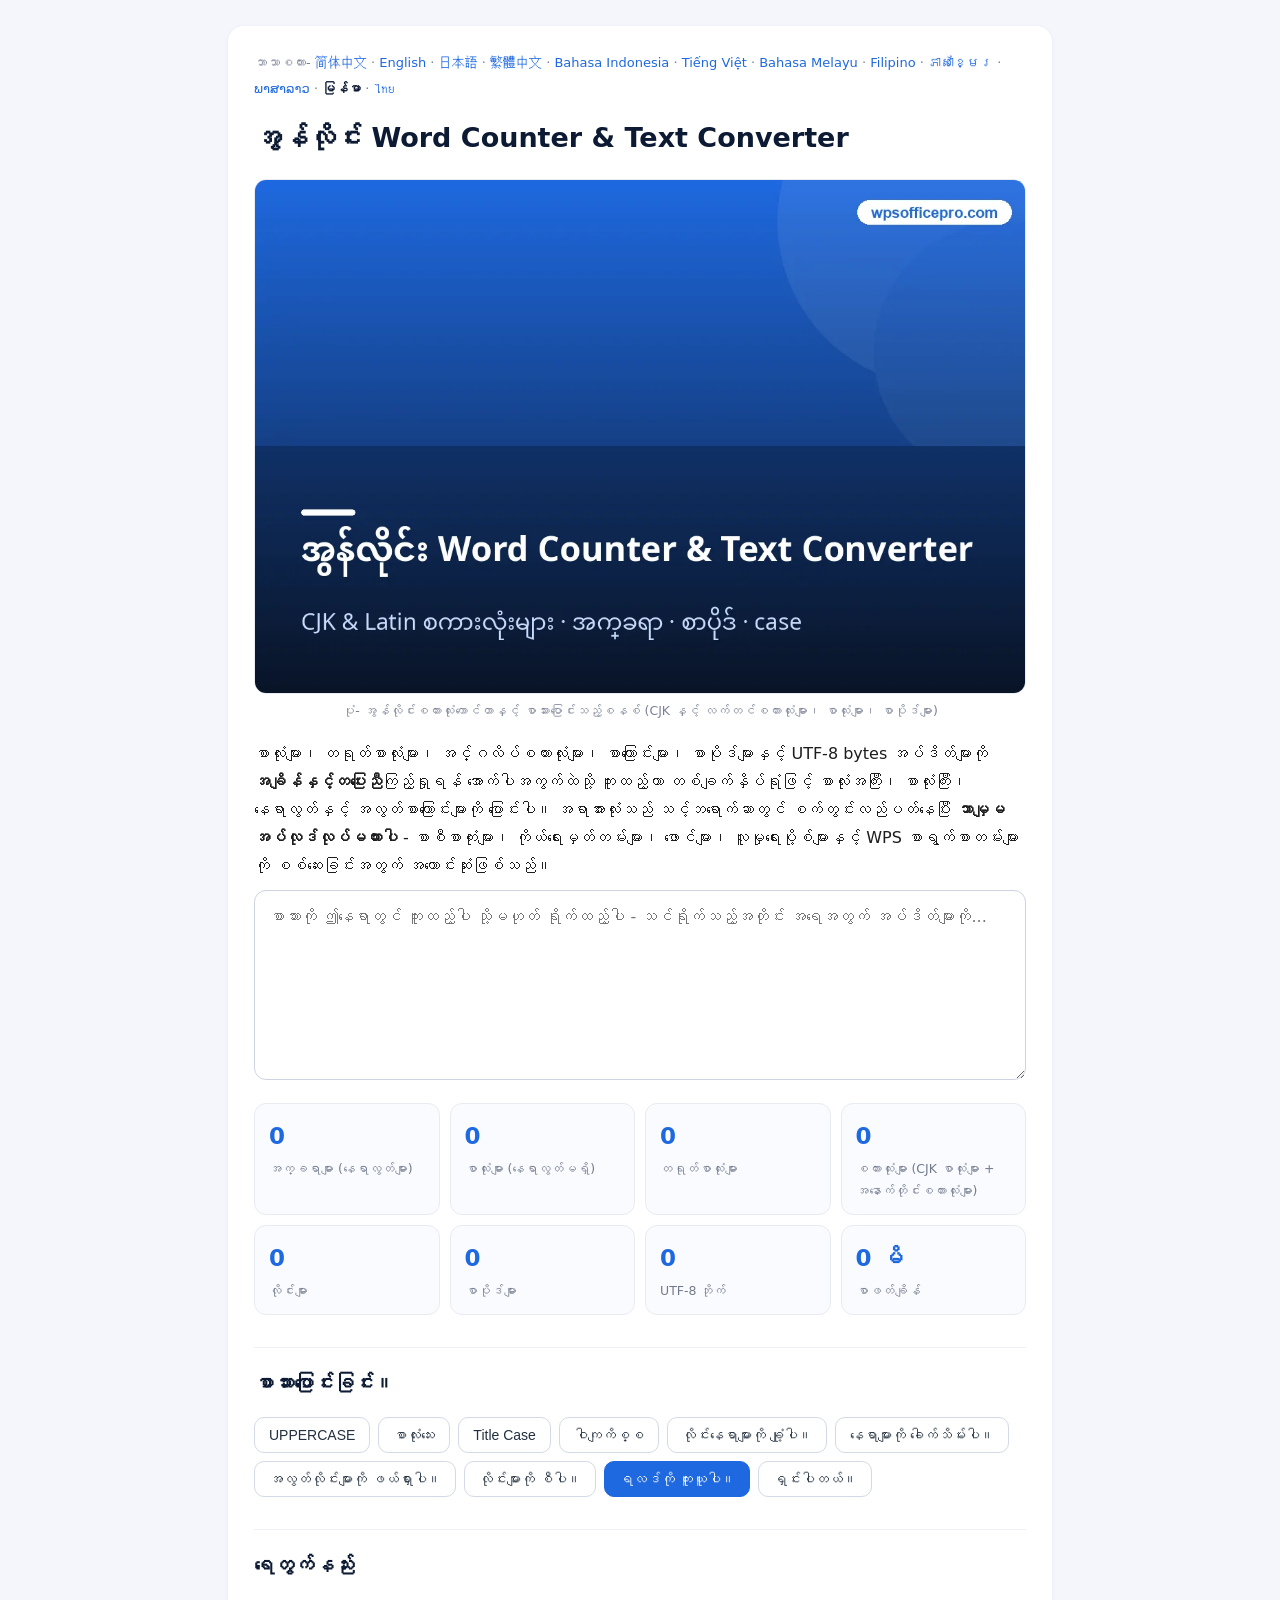
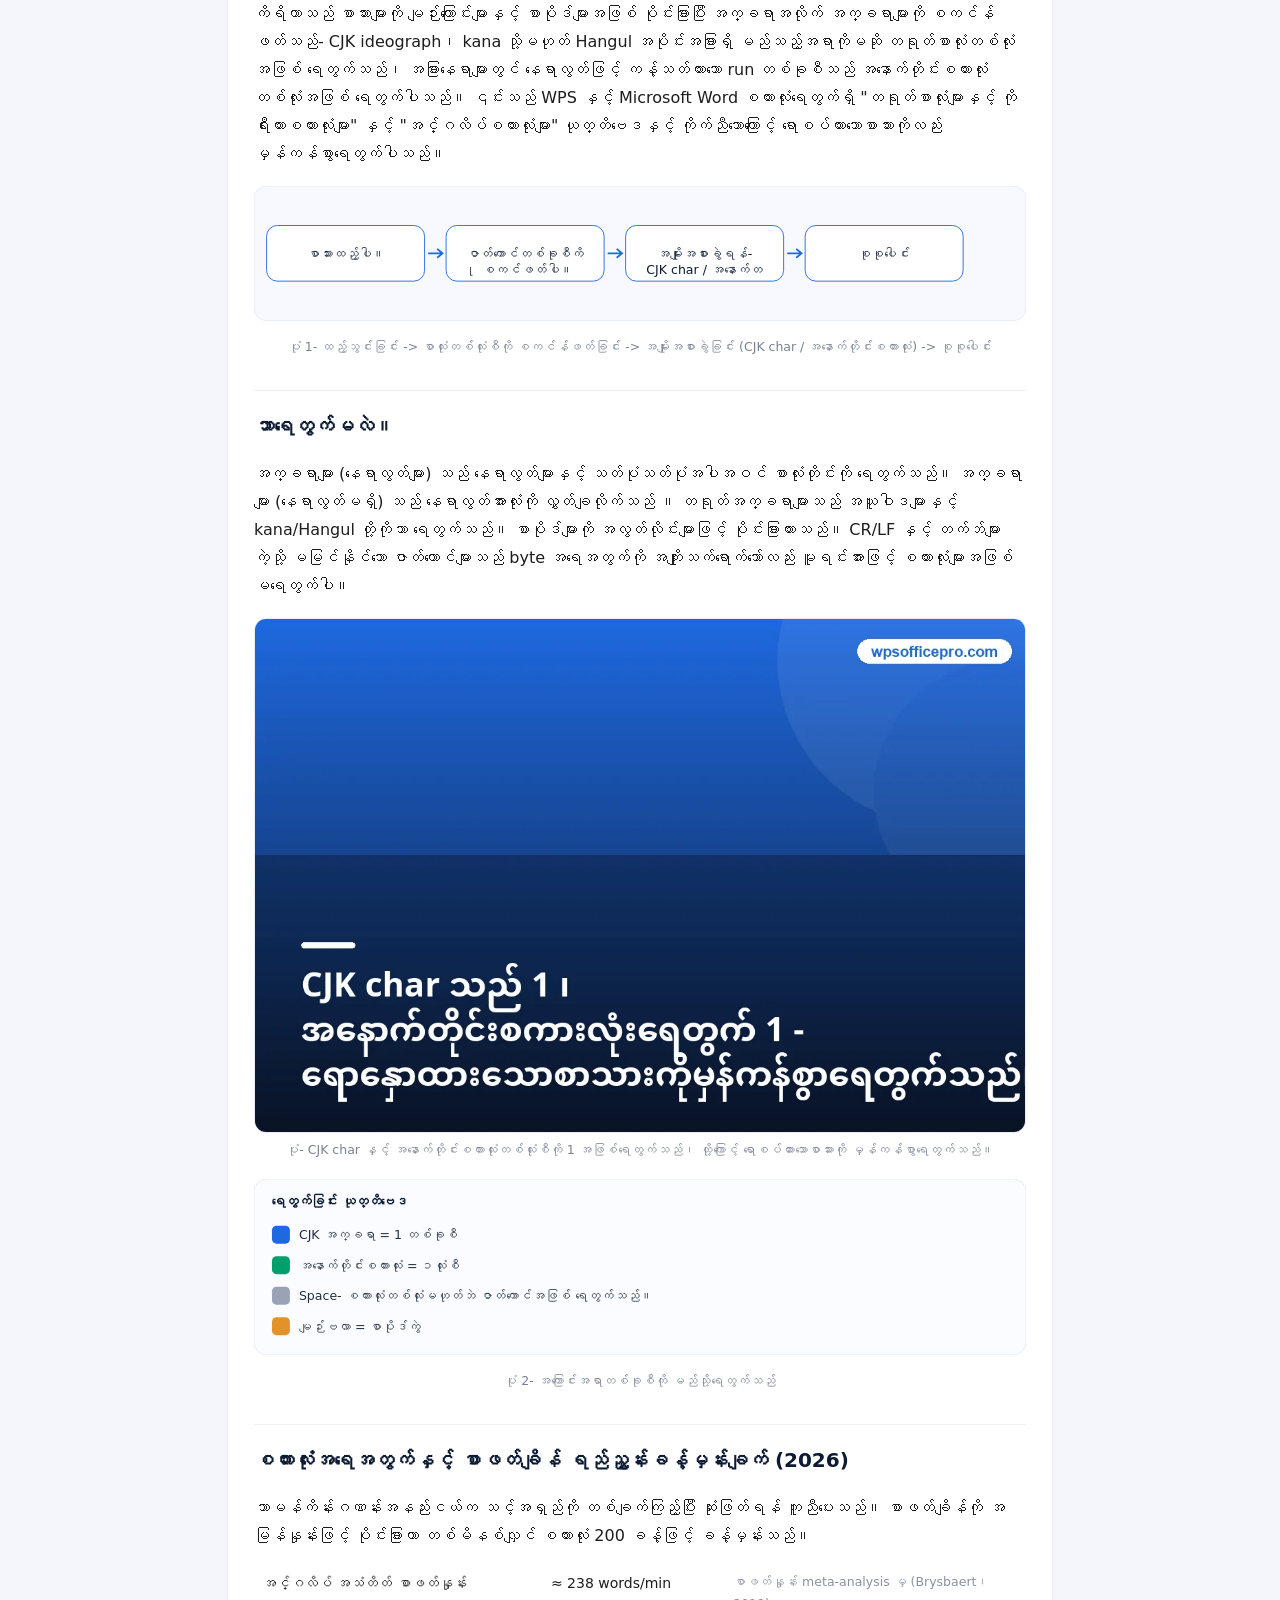
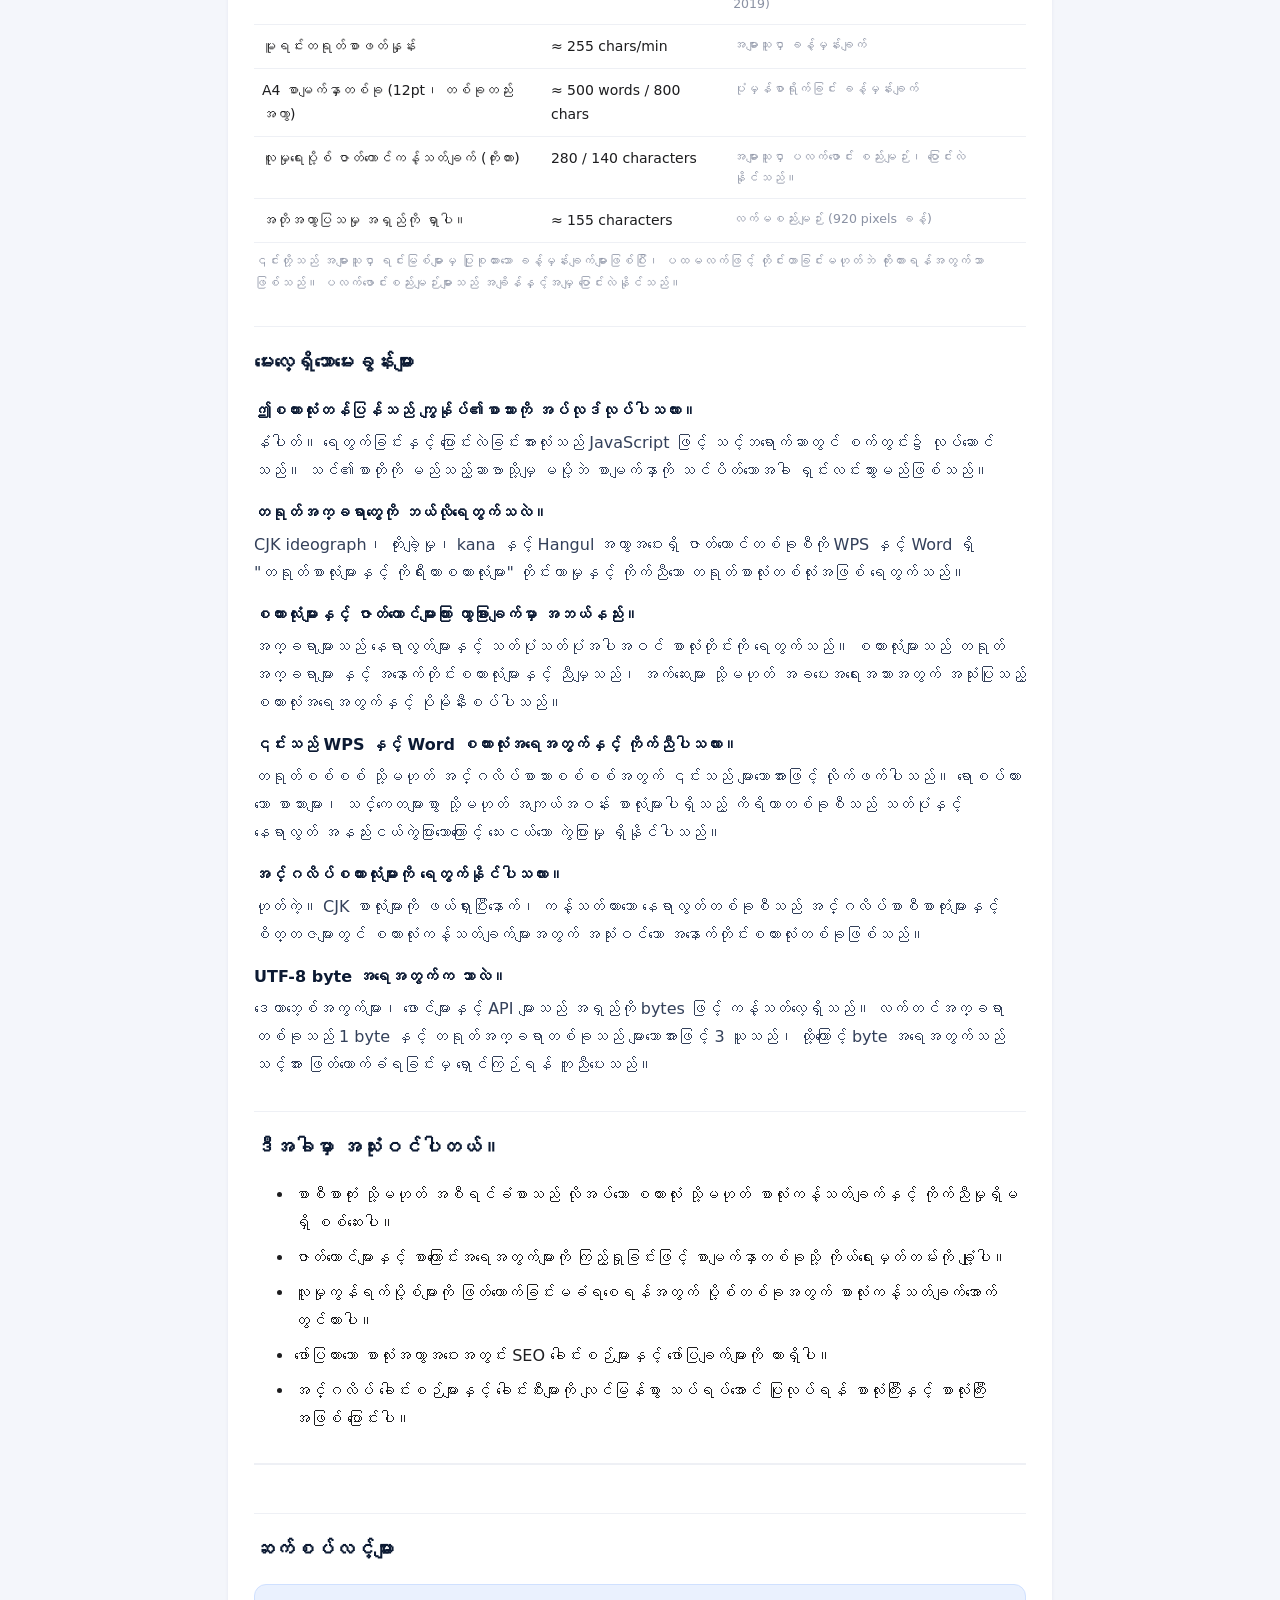
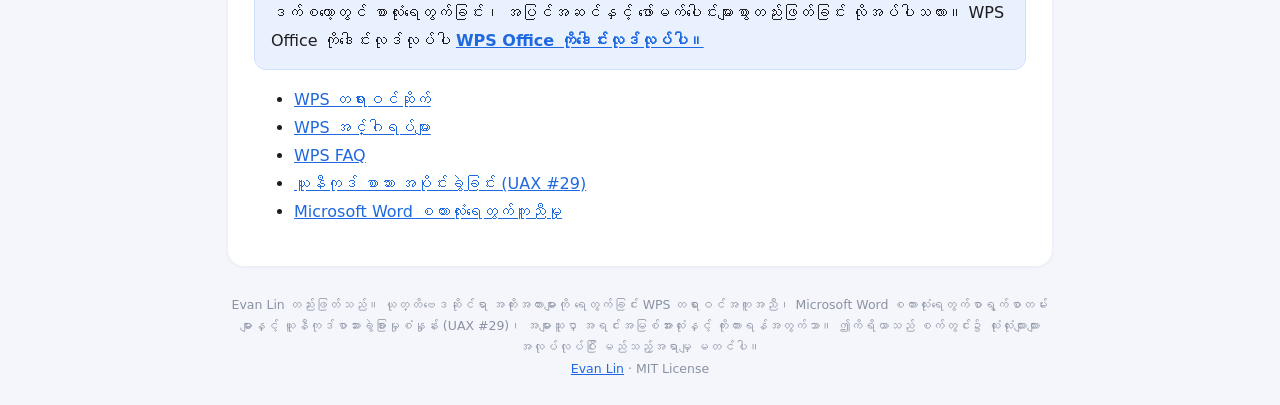
<file: my/index.html>
<!DOCTYPE html><html lang="my"><head><meta charset="utf-8">
<meta name="viewport" content="width=device-width,initial-scale=1">
<title>Word Counter - အွန်လိုင်းဇာတ်ကောင်၊ Word &amp; Paragraph Count + Case Converter</title>
<meta name="description" content="အခမဲ့အွန်လိုင်းစကားလုံးနှင့် အက္ခရာများကို စာသားပြောင်းခြင်း- တရုတ်စာလုံးရေတွက်ခြင်း၊ အင်္ဂလိပ်စကားလုံးများ၊ စာလုံးများ (နေရာလွတ်များ/မပါသော)၊ လိုင်းများ၊ စာပိုဒ်များနှင့် UTF-8 bytes၊ အချိန်နှင့်တပြေးညီ၊ စာလုံးအကြီး၊ စာလုံးအကြီး၊ ချုံ့ခြင်းနှင့် မျဉ်းလွတ်တူးလ်များ။ စက်တွင်းတွင် အလုပ်လုပ်သည်၊ မည်သည့်အရာမျှ အပ်လုဒ်လုပ်၍မရပါ - WPS နှင့် Office စာရွက်စာတမ်းများကို စစ်ဆေးခြင်းအတွက် အဆင်ပြေသည်။">
<link rel="canonical" href="https://nageshagwa.github.io/my/">
<meta name="robots" content="index,follow,max-image-preview:large">
<meta property="og:title" content="Word Counter - အွန်လိုင်းဇာတ်ကောင်၊ Word &amp; Paragraph Count + Case Converter">
<meta property="og:type" content="website">
<meta property="og:url" content="https://nageshagwa.github.io/my/">
<link rel="alternate" hreflang="zh-Hans" href="https://nageshagwa.github.io/">
<link rel="alternate" hreflang="en" href="https://nageshagwa.github.io/en/">
<link rel="alternate" hreflang="ja" href="https://nageshagwa.github.io/ja/">
<link rel="alternate" hreflang="zh-Hant" href="https://nageshagwa.github.io/zh-tw/">
<link rel="alternate" hreflang="id" href="https://nageshagwa.github.io/id/">
<link rel="alternate" hreflang="vi" href="https://nageshagwa.github.io/vi/">
<link rel="alternate" hreflang="ms" href="https://nageshagwa.github.io/ms/">
<link rel="alternate" hreflang="fil" href="https://nageshagwa.github.io/fil/">
<link rel="alternate" hreflang="km" href="https://nageshagwa.github.io/km/">
<link rel="alternate" hreflang="lo" href="https://nageshagwa.github.io/lo/">
<link rel="alternate" hreflang="my" href="https://nageshagwa.github.io/my/">
<link rel="alternate" hreflang="th" href="https://nageshagwa.github.io/th/">
<link rel="alternate" hreflang="x-default" href="https://nageshagwa.github.io/">
<link rel="stylesheet" href="/style.css">
<script type="application/ld+json">
{
 "@context": "https://schema.org",
 "@graph": [
  {
   "@type": "WebApplication",
   "name": "အွန်လိုင်း Word Counter & Text Converter",
   "url": "https://nageshagwa.github.io/my/",
   "applicationCategory": "UtilitiesApplication",
   "operatingSystem": "Web browser",
   "inLanguage": "my",
   "description": "အခမဲ့အွန်လိုင်းစကားလုံးနှင့် အက္ခရာများကို စာသားပြောင်းခြင်း- တရုတ်စာလုံးရေတွက်ခြင်း၊ အင်္ဂလိပ်စကားလုံးများ၊ စာလုံးများ (နေရာလွတ်များ/မပါသော)၊ လိုင်းများ၊ စာပိုဒ်များနှင့် UTF-8 bytes၊ အချိန်နှင့်တပြေးညီ၊ စာလုံးအကြီး၊ စာလုံးအကြီး၊ ချုံ့ခြင်းနှင့် မျဉ်းလွတ်တူးလ်များ။ စက်တွင်းတွင် အလုပ်လုပ်သည်၊ မည်သည့်အရာမျှ အပ်လုဒ်လုပ်၍မရပါ - WPS နှင့် Office စာရွက်စာတမ်းများကို စစ်ဆေးခြင်းအတွက် အဆင်ပြေသည်။",
   "isAccessibleForFree": true,
   "browserRequirements": "Requires JavaScript",
   "offers": {
    "@type": "Offer",
    "price": "0",
    "priceCurrency": "USD"
   },
   "author": {
    "@type": "Person",
    "name": "Evan Lin"
   }
  },
  {
   "@type": "FAQPage",
   "inLanguage": "my",
   "url": "https://nageshagwa.github.io/my/",
   "mainEntity": [
    {
     "@type": "Question",
     "name": "ဤစကားလုံးတန်ပြန်သည် ကျွန်ုပ်၏စာသားကို အပ်လုဒ်လုပ်ပါသလား။",
     "acceptedAnswer": {
      "@type": "Answer",
      "text": "နံပါတ်။ ရေတွက်ခြင်းနှင့် ပြောင်းလဲခြင်းအားလုံးသည် JavaScript ဖြင့် သင့်ဘရောက်ဆာတွင် စက်တွင်း၌ လုပ်ဆောင်သည်။ သင်၏စာတိုကို မည်သည့်ဆာဗာသို့မျှ မပို့ဘဲ စာမျက်နှာကို သင်ပိတ်သောအခါ ရှင်းလင်းသွားမည်ဖြစ်သည်။"
     }
    },
    {
     "@type": "Question",
     "name": "တရုတ်အက္ခရာတွေကို ဘယ်လိုရေတွက်သလဲ။",
     "acceptedAnswer": {
      "@type": "Answer",
      "text": "CJK ideograph၊ တိုးချဲ့မှု၊ kana နှင့် Hangul အကွာအဝေးရှိ ဇာတ်ကောင်တစ်ခုစီကို WPS နှင့် Word ရှိ \"တရုတ်စာလုံးများနှင့် ကိုရီးယားစကားလုံးများ\" တိုင်းတာမှုနှင့် ကိုက်ညီသော တရုတ်စာလုံးတစ်လုံးအဖြစ် ရေတွက်သည်။"
     }
    },
    {
     "@type": "Question",
     "name": "စကားလုံးများနှင့် ဇာတ်ကောင်များကြား ကွာခြားချက်မှာ အဘယ်နည်း။",
     "acceptedAnswer": {
      "@type": "Answer",
      "text": "အက္ခရာများသည် နေရာလွတ်များနှင့် သတ်ပုံသတ်ပုံအပါအဝင် စာလုံးတိုင်းကို ရေတွက်သည်။ စကားလုံးများသည် တရုတ်အက္ခရာများ နှင့် အနောက်တိုင်းစကားလုံးများနှင့် ညီမျှသည်၊ အက်ဆေးများ သို့မဟုတ် အခပေးအရေးအသားအတွက် အသုံးပြုသည့် စကားလုံးအရေအတွက်နှင့် ပိုမိုနီးစပ်ပါသည်။"
     }
    },
    {
     "@type": "Question",
     "name": "၎င်းသည် WPS နှင့် Word စကားလုံးအရေအတွက်နှင့် ကိုက်ညီပါသလား။",
     "acceptedAnswer": {
      "@type": "Answer",
      "text": "တရုတ်စစ်စစ် သို့မဟုတ် အင်္ဂလိပ်စာသားစစ်စစ်အတွက် ၎င်းသည် များသောအားဖြင့် လိုက်ဖက်ပါသည်။ ရောစပ်ထားသော စာသားများ၊ သင်္ကေတများစွာ သို့မဟုတ် အကျယ်အဝန်း စာလုံးများပါရှိသည့် ကိရိယာတစ်ခုစီသည် သတ်ပုံနှင့် နေရာလွတ် အနည်းငယ်ကွဲပြားသောကြောင့် သေးငယ်သော ကွဲပြားမှု ရှိနိုင်ပါသည်။"
     }
    },
    {
     "@type": "Question",
     "name": "အင်္ဂလိပ်စကားလုံးများကို ရေတွက်နိုင်ပါသလား။",
     "acceptedAnswer": {
      "@type": "Answer",
      "text": "ဟုတ်ကဲ့။ CJK စာလုံးများကို ဖယ်ရှားပြီးနောက်၊ ကန့်သတ်ထားသော နေရာလွတ်တစ်ခုစီသည် အင်္ဂလိပ်စာစီစာကုံးများနှင့် စိတ္တဇများတွင် စကားလုံးကန့်သတ်ချက်များအတွက် အသုံးဝင်သော အနောက်တိုင်းစကားလုံးတစ်ခုဖြစ်သည်။"
     }
    },
    {
     "@type": "Question",
     "name": "UTF-8 byte အရေအတွက်က ဘာလဲ။",
     "acceptedAnswer": {
      "@type": "Answer",
      "text": "ဒေတာဘေ့စ်အကွက်များ၊ ဖောင်များနှင့် API များသည် အရှည်ကို bytes ဖြင့် ကန့်သတ်လေ့ရှိသည်။ လက်တင်အက္ခရာတစ်ခုသည် 1 byte နှင့် တရုတ်အက္ခရာတစ်ခုသည် များသောအားဖြင့် 3 ယူသည်၊ ထို့ကြောင့် byte အရေအတွက်သည် သင့်အား ဖြတ်တောက်ခံရခြင်းမှ ရှောင်ကြဉ်ရန် ကူညီပေးသည်။"
     }
    }
   ]
  }
 ]
}
</script>
</head>
<body><div class="wrap"><main>
<nav class="lang">ဘာသာစကား- <a href="/">简体中文</a> · <a href="/en/">English</a> · <a href="/ja/">日本語</a> · <a href="/zh-tw/">繁體中文</a> · <a href="/id/">Bahasa Indonesia</a> · <a href="/vi/">Tiếng Việt</a> · <a href="/ms/">Bahasa Melayu</a> · <a href="/fil/">Filipino</a> · <a href="/km/">ភាសាខ្មែរ</a> · <a href="/lo/">ພາສາລາວ</a> · <strong>မြန်မာ</strong> · <a href="/th/">ไทย</a></nav>
<h1>အွန်လိုင်း Word Counter &amp; Text Converter</h1>
<figure class="i4png"><picture><source type="image/webp" srcset="/img/cover_my.webp"><img src="/img/cover_my.png" alt="အွန်လိုင်းစကားလုံးကောင်တာနှင့် စာသားပြောင်းသည့်ပုံဥပမာ" fetchpriority="high" width="1120" height="746" style="width:100%;height:auto;border-radius:12px;border:1px solid #e8ebf2"></picture><figcaption>ပုံ- အွန်လိုင်းစကားလုံးကောင်တာနှင့် စာသားပြောင်းသည့်စနစ် (CJK နှင့် လက်တင်စကားလုံးများ၊ စာလုံးများ၊ စာပိုဒ်များ)</figcaption></figure>
<p>စာလုံးများ၊ တရုတ်စာလုံးများ၊ အင်္ဂလိပ်စကားလုံးများ၊ စာကြောင်းများ၊ စာပိုဒ်များနှင့် UTF-8 bytes အပ်ဒိတ်များကို <strong>အချိန်နှင့်တပြေးညီ</strong>ကြည့်ရှုရန် အောက်ပါအကွက်ထဲသို့ ကူးထည့်ကာ တစ်ချက်နှိပ်ရုံဖြင့် စာလုံးအကြီး၊ စာလုံးကြီး၊ နေရာလွတ်နှင့် အလွတ်စာကြောင်းများကို ပြောင်းပါ။ အရာအားလုံးသည် သင့်ဘရောက်ဆာတွင် စက်တွင်းလည်ပတ်နေပြီး <strong>ဘာမျှမအပ်လုဒ်လုပ်မထားပါ</strong> - စာစီစာကုံးများ၊ ကိုယ်ရေးမှတ်တမ်းများ၊ ဖောင်များ၊ လူမှုရေးပို့စ်များနှင့် WPS စာရွက်စာတမ်းများကို စစ်ဆေးခြင်းအတွက် အကောင်းဆုံးဖြစ်သည်။</p>
<textarea id="wc-input" placeholder="စာသားကို ဤနေရာတွင် ကူးထည့်ပါ သို့မဟုတ် ရိုက်ထည့်ပါ - သင်ရိုက်သည့်အတိုင်း အရေအတွက် အပ်ဒိတ်များကို..." autocomplete="off" spellcheck="false"></textarea>
<div class="stats"><div class="stat"><div class="n" id="c-chars">0</div><div class="l">အက္ခရာများ (နေရာလွတ်များ)</div></div><div class="stat"><div class="n" id="c-nospace">0</div><div class="l">စာလုံးများ (နေရာလွတ်မရှိ)</div></div><div class="stat"><div class="n" id="c-cjk">0</div><div class="l">တရုတ်စာလုံးများ</div></div><div class="stat"><div class="n" id="c-words">0</div><div class="l">စကားလုံးများ (CJK စာလုံးများ + အနောက်တိုင်းစကားလုံးများ)</div></div><div class="stat"><div class="n" id="c-lines">0</div><div class="l">လိုင်းများ</div></div><div class="stat"><div class="n" id="c-paras">0</div><div class="l">စာပိုဒ်များ</div></div><div class="stat"><div class="n" id="c-bytes">0</div><div class="l">UTF-8 ဘိုက်</div></div><div class="stat"><div class="n" id="c-read">0</div><div class="l">စာဖတ်ချိန်</div></div></div>
<h2>စာသားပြောင်းခြင်း။</h2>
<div class="ops"><button data-op="upper">UPPERCASE</button><button data-op="lower">စာလုံးသေး</button><button data-op="title">Title Case</button><button data-op="sentence">ဝါကျကိစ္စ</button><button data-op="trim">လိုင်းနေရာများကို ချုံ့ပါ။</button><button data-op="collapse">နေရာများကို ခေါက်သိမ်းပါ။</button><button data-op="blank">အလွတ်လိုင်းများကို ဖယ်ရှားပါ။</button><button data-op="sort">လိုင်းများကို စီပါ။</button><button data-op="copy" class="pri">ရလဒ်ကို ကူးယူပါ။</button><button data-op="clear">ရှင်းပါတယ်။</button></div>
<h2>ရေတွက်နည်း</h2>
<p>ကိရိယာသည် စာသားများကို မျဉ်းကြောင်းများနှင့် စာပိုဒ်များအဖြစ် ပိုင်းခြားပြီး အက္ခရာအလိုက် အက္ခရာများကို စကင်န်ဖတ်သည်- CJK ideograph၊ kana သို့မဟုတ် Hangul အပိုင်းအခြားရှိ မည်သည့်အရာကိုမဆို တရုတ်စာလုံးတစ်လုံးအဖြစ် ရေတွက်သည်၊ အခြားနေရာများတွင် နေရာလွတ်ဖြင့် ကန့်သတ်ထားသော run တစ်ခုစီသည် အနောက်တိုင်းစကားလုံးတစ်လုံးအဖြစ် ရေတွက်ပါသည်။ ၎င်းသည် WPS နှင့် Microsoft Word စကားလုံးရေတွက်ရှိ "တရုတ်စာလုံးများနှင့် ကိုရီးယားစကားလုံးများ" နှင့် "အင်္ဂလိပ်စကားလုံးများ" ယုတ္တိဗေဒနှင့် ကိုက်ညီသောကြောင့် ရောစပ်ထားသောစာသားကိုလည်း မှန်ကန်စွာရေတွက်ပါသည်။</p>
<figure><svg viewBox="0 0 860 150" xmlns="http://www.w3.org/2000/svg" role="img" aria-label="ပုံ 1- ထည့်သွင်းခြင်း -> စာလုံးတစ်လုံးစီကို စကင်န်ဖတ်ခြင်း -> အမျိုးအစားခွဲခြင်း (CJK char / အနောက်တိုင်းစကားလုံး) -> စုစုပေါင်း" style="width:100%;height:auto"><rect x="0" y="0" width="860" height="150" rx="14" fill="#f7f9ff" stroke="#e1e9fb"/><rect x="14" y="44" width="176" height="62" rx="12" fill="#fff" stroke="#1f69e0"/><text x="102" y="80" text-anchor="middle" font-family="system-ui,Arial" font-size="14" fill="#0c1a33">စာသားထည့်ပါ။</text><path d="M194 75 l16 0 m-6 -5 l6 5 l-6 5" stroke="#1f69e0" stroke-width="2" fill="none"/><rect x="214" y="44" width="176" height="62" rx="12" fill="#fff" stroke="#1f69e0"/><text x="302" y="80" text-anchor="middle" font-family="system-ui,Arial" font-size="14" fill="#0c1a33">ဇာတ်ကောင်တစ်ခုစီကိ</text><text x="302" y="98" text-anchor="middle" font-family="system-ui,Arial" font-size="14" fill="#0c1a33">ု စကင်ဖတ်ပါ။</text><path d="M394 75 l16 0 m-6 -5 l6 5 l-6 5" stroke="#1f69e0" stroke-width="2" fill="none"/><rect x="414" y="44" width="176" height="62" rx="12" fill="#fff" stroke="#1f69e0"/><text x="502" y="80" text-anchor="middle" font-family="system-ui,Arial" font-size="14" fill="#0c1a33">အမျိုးအစားခွဲရန်- </text><text x="502" y="98" text-anchor="middle" font-family="system-ui,Arial" font-size="14" fill="#0c1a33">CJK char / အနောက်တ</text><path d="M594 75 l16 0 m-6 -5 l6 5 l-6 5" stroke="#1f69e0" stroke-width="2" fill="none"/><rect x="614" y="44" width="176" height="62" rx="12" fill="#fff" stroke="#1f69e0"/><text x="702" y="80" text-anchor="middle" font-family="system-ui,Arial" font-size="14" fill="#0c1a33">စုစုပေါင်း</text></svg><figcaption>ပုံ 1- ထည့်သွင်းခြင်း -&gt; စာလုံးတစ်လုံးစီကို စကင်န်ဖတ်ခြင်း -&gt; အမျိုးအစားခွဲခြင်း (CJK char / အနောက်တိုင်းစကားလုံး) -&gt; စုစုပေါင်း</figcaption></figure>
<h2>ဘာရေတွက်မလဲ။</h2>
<p>အက္ခရာများ (နေရာလွတ်များ) သည် နေရာလွတ်များနှင့် သတ်ပုံသတ်ပုံအပါအဝင် စာလုံးတိုင်းကို ရေတွက်သည်။ အက္ခရာများ (နေရာလွတ်မရှိ) သည် နေရာလွတ်အားလုံးကို လွှတ်ချလိုက်သည် ။ တရုတ်အက္ခရာများသည် အယူဝါဒများနှင့် kana/Hangul တို့ကိုသာ ရေတွက်သည်။ စာပိုဒ်များကို အလွတ်လိုင်းများဖြင့် ပိုင်းခြားထားသည်။ CR/LF နှင့် တက်ဘ်များကဲ့သို့ မမြင်နိုင်သော ဇာတ်ကောင်များသည် byte အရေအတွက်ကို အကျိုးသက်ရောက်သော်လည်း မူရင်းအားဖြင့် စကားလုံးများအဖြစ် မရေတွက်ပါ။</p>
<figure class="i4png"><picture><source type="image/webp" srcset="/img/board_my.webp"><img src="/img/board_my.png" alt="Word-count logic ပုံဥပမာ" loading="lazy" width="1120" height="746" style="width:100%;height:auto;border-radius:12px;border:1px solid #e8ebf2"></picture><figcaption>ပုံ- CJK char နှင့် အနောက်တိုင်းစကားလုံးတစ်လုံးစီကို 1 အဖြစ်ရေတွက်သည်၊ ထို့ကြောင့် ရောစပ်ထားသောစာသားကို မှန်ကန်စွာရေတွက်သည်။</figcaption></figure>
<figure><svg viewBox="0 0 860 196" xmlns="http://www.w3.org/2000/svg" role="img" aria-label="ပုံ 2- အကြောင်းအရာတစ်ခုစီကို မည်သို့ရေတွက်သည်" style="width:100%;height:auto"><rect x="0" y="0" width="860" height="196" rx="14" fill="#fbfcff" stroke="#e1e9fb"/><text x="20" y="30" font-family="system-ui,Arial" font-size="15" font-weight="700" fill="#0c1a33">ရေတွက်ခြင်း ယုတ္တိဗေဒ</text><rect x="20" y="52" width="20" height="20" rx="5" fill="#1f69e0"/><text x="50" y="67" font-family="system-ui,Arial" font-size="14" fill="#23303f">CJK အက္ခရာ = 1 တစ်ခုစီ</text><rect x="20" y="86" width="20" height="20" rx="5" fill="#00a06d"/><text x="50" y="101" font-family="system-ui,Arial" font-size="14" fill="#23303f">အနောက်တိုင်းစကားလုံး = ၁လုံးစီ</text><rect x="20" y="120" width="20" height="20" rx="5" fill="#9aa3b5"/><text x="50" y="135" font-family="system-ui,Arial" font-size="14" fill="#23303f">Space- စကားလုံးတစ်လုံးမဟုတ်ဘဲ ဇာတ်ကောင်အဖြစ် ရေတွက်သည်။</text><rect x="20" y="154" width="20" height="20" rx="5" fill="#e2922b"/><text x="50" y="169" font-family="system-ui,Arial" font-size="14" fill="#23303f">မျဉ်းဗလာ = စာပိုဒ်ကွဲ</text></svg><figcaption>ပုံ 2- အကြောင်းအရာတစ်ခုစီကို မည်သို့ရေတွက်သည်</figcaption></figure>
<h2 id="i4data">စကားလုံးအရေအတွက်နှင့် စာဖတ်ချိန် ရည်ညွှန်းခန့်မှန်းချက် (2026)</h2>
<p>သာမန်ကိန်းဂဏန်းအနည်းငယ်က သင့်အရှည်ကို တစ်ချက်ကြည့်ပြီး ဆုံးဖြတ်ရန် ကူညီပေးသည်။ စာဖတ်ချိန်ကို အမြန်နှုန်းဖြင့် ပိုင်းခြားကာ တစ်မိနစ်လျှင် စကားလုံး 200 ခန့်ဖြင့် ခန့်မှန်းသည်။</p>
<table class="data"><tbody>
<tr><td>အင်္ဂလိပ် အသံတိတ် စာဖတ်နှုန်း</td><td>≈ 238 words/min</td><td class="note">စာဖတ်နှုန်း meta-analysis မှ (Brysbaert၊ 2019)</td></tr>
<tr><td>မူရင်းတရုတ်စာဖတ်နှုန်း</td><td>≈ 255 chars/min</td><td class="note">အများသူငှာ ခန့်မှန်းချက်</td></tr>
<tr><td>A4 စာမျက်နှာတစ်ခု (12pt၊ တစ်ခုတည်းအကွာ)</td><td>≈ 500 words / 800 chars</td><td class="note">ပုံမှန်စာရိုက်ခြင်း ခန့်မှန်းချက်</td></tr>
<tr><td>လူမှုရေးပို့စ် ဇာတ်ကောင်ကန့်သတ်ချက် (ကိုးကား)</td><td>280 / 140 characters</td><td class="note">အများသူငှာ ပလက်ဖောင်း စည်းမျဉ်း၊ ပြောင်းလဲနိုင်သည်။</td></tr>
<tr><td>အတိုအထွာပြသမှု အရှည်ကို ရှာပါ။</td><td>≈ 155 characters</td><td class="note">လက်မစည်းမျဉ်း (920 pixels ခန့်)</td></tr>
</tbody></table>
<p class="note">၎င်းတို့သည် အများသူငှာ ရင်းမြစ်များမှ ပြုစုထားသော ခန့်မှန်းချက်များဖြစ်ပြီး၊ ပထမလက်ဖြင့် တိုင်းတာခြင်းမဟုတ်ဘဲ ကိုးကားရန်အတွက်သာဖြစ်သည်။ ပလက်ဖောင်းစည်းမျဉ်းများသည် အချိန်နှင့်အမျှ ပြောင်းလဲနိုင်သည်။</p>
<h2>မေးလေ့ရှိသောမေးခွန်းများ</h2>
<dl class="faq">
<dt>ဤစကားလုံးတန်ပြန်သည် ကျွန်ုပ်၏စာသားကို အပ်လုဒ်လုပ်ပါသလား။</dt><dd>နံပါတ်။ ရေတွက်ခြင်းနှင့် ပြောင်းလဲခြင်းအားလုံးသည် JavaScript ဖြင့် သင့်ဘရောက်ဆာတွင် စက်တွင်း၌ လုပ်ဆောင်သည်။ သင်၏စာတိုကို မည်သည့်ဆာဗာသို့မျှ မပို့ဘဲ စာမျက်နှာကို သင်ပိတ်သောအခါ ရှင်းလင်းသွားမည်ဖြစ်သည်။</dd>
<dt>တရုတ်အက္ခရာတွေကို ဘယ်လိုရေတွက်သလဲ။</dt><dd>CJK ideograph၊ တိုးချဲ့မှု၊ kana နှင့် Hangul အကွာအဝေးရှိ ဇာတ်ကောင်တစ်ခုစီကို WPS နှင့် Word ရှိ "တရုတ်စာလုံးများနှင့် ကိုရီးယားစကားလုံးများ" တိုင်းတာမှုနှင့် ကိုက်ညီသော တရုတ်စာလုံးတစ်လုံးအဖြစ် ရေတွက်သည်။</dd>
<dt>စကားလုံးများနှင့် ဇာတ်ကောင်များကြား ကွာခြားချက်မှာ အဘယ်နည်း။</dt><dd>အက္ခရာများသည် နေရာလွတ်များနှင့် သတ်ပုံသတ်ပုံအပါအဝင် စာလုံးတိုင်းကို ရေတွက်သည်။ စကားလုံးများသည် တရုတ်အက္ခရာများ နှင့် အနောက်တိုင်းစကားလုံးများနှင့် ညီမျှသည်၊ အက်ဆေးများ သို့မဟုတ် အခပေးအရေးအသားအတွက် အသုံးပြုသည့် စကားလုံးအရေအတွက်နှင့် ပိုမိုနီးစပ်ပါသည်။</dd>
<dt>၎င်းသည် WPS နှင့် Word စကားလုံးအရေအတွက်နှင့် ကိုက်ညီပါသလား။</dt><dd>တရုတ်စစ်စစ် သို့မဟုတ် အင်္ဂလိပ်စာသားစစ်စစ်အတွက် ၎င်းသည် များသောအားဖြင့် လိုက်ဖက်ပါသည်။ ရောစပ်ထားသော စာသားများ၊ သင်္ကေတများစွာ သို့မဟုတ် အကျယ်အဝန်း စာလုံးများပါရှိသည့် ကိရိယာတစ်ခုစီသည် သတ်ပုံနှင့် နေရာလွတ် အနည်းငယ်ကွဲပြားသောကြောင့် သေးငယ်သော ကွဲပြားမှု ရှိနိုင်ပါသည်။</dd>
<dt>အင်္ဂလိပ်စကားလုံးများကို ရေတွက်နိုင်ပါသလား။</dt><dd>ဟုတ်ကဲ့။ CJK စာလုံးများကို ဖယ်ရှားပြီးနောက်၊ ကန့်သတ်ထားသော နေရာလွတ်တစ်ခုစီသည် အင်္ဂလိပ်စာစီစာကုံးများနှင့် စိတ္တဇများတွင် စကားလုံးကန့်သတ်ချက်များအတွက် အသုံးဝင်သော အနောက်တိုင်းစကားလုံးတစ်ခုဖြစ်သည်။</dd>
<dt>UTF-8 byte အရေအတွက်က ဘာလဲ။</dt><dd>ဒေတာဘေ့စ်အကွက်များ၊ ဖောင်များနှင့် API များသည် အရှည်ကို bytes ဖြင့် ကန့်သတ်လေ့ရှိသည်။ လက်တင်အက္ခရာတစ်ခုသည် 1 byte နှင့် တရုတ်အက္ခရာတစ်ခုသည် များသောအားဖြင့် 3 ယူသည်၊ ထို့ကြောင့် byte အရေအတွက်သည် သင့်အား ဖြတ်တောက်ခံရခြင်းမှ ရှောင်ကြဉ်ရန် ကူညီပေးသည်။</dd>
</dl>
<h2>ဒီအခါမှာ အသုံးဝင်ပါတယ်။</h2>
<ul class="scenes"><li>စာစီစာကုံး သို့မဟုတ် အစီရင်ခံစာသည် လိုအပ်သော စကားလုံး သို့မဟုတ် စာလုံးကန့်သတ်ချက်နှင့် ကိုက်ညီမှုရှိမရှိ စစ်ဆေးပါ။</li><li>ဇာတ်ကောင်များနှင့် စာကြောင်းအရေအတွက်များကို ကြည့်ရှုခြင်းဖြင့် စာမျက်နှာတစ်ခုသို့ ကိုယ်ရေးမှတ်တမ်းကို ချုံ့ပါ။</li><li>လူမှုကွန်ရက်ပို့စ်များကို ဖြတ်တောက်ခြင်းမခံရစေရန်အတွက် ပို့စ်တစ်ခုအတွက် စာလုံးကန့်သတ်ချက်အောက်တွင်ထားပါ။</li><li>ဖော်ပြထားသော စာလုံးအကွာအဝေးအတွင်း SEO ခေါင်းစဉ်များနှင့် ဖော်ပြချက်များကို ထားရှိပါ။</li><li>အင်္ဂလိပ် ခေါင်းစဉ်များနှင့် ခေါင်းစီးများကို လျင်မြန်စွာ သပ်ရပ်အောင် ပြုလုပ်ရန် စာလုံးကြီးနှင့် စာလုံးကြီးအဖြစ် ပြောင်းပါ။</li></ul>
<div class="related"><h2>ဆက်စပ်လင့်များ</h2>
<div class="cta">ဒက်စတော့တွင် စာလုံးရေတွက်ခြင်း၊ အပြင်အဆင်နှင့် ဖော်မက်ပေါင်းများစွာတည်းဖြတ်ခြင်း လိုအပ်ပါသလား။ WPS Office ကိုဒေါင်းလုဒ်လုပ်ပါ <a href="https://wpsofficepro.com/download/">WPS Office ကိုဒေါင်းလုဒ်လုပ်ပါ။</a></div>
<ul><li><a href="https://wpsofficepro.com/" rel="nofollow noopener" target="_blank">WPS တရားဝင်ဆိုက်</a></li><li><a href="https://wpsofficepro.com/features/" rel="nofollow noopener" target="_blank">WPS အင်္ဂါရပ်များ</a></li><li><a href="https://wpsofficepro.com/faq/" rel="nofollow noopener" target="_blank">WPS FAQ</a></li><li><a href="https://www.unicode.org/reports/tr29/" rel="nofollow noopener" target="_blank">ယူနီကုဒ် စာသား အပိုင်းခွဲခြင်း (UAX #29)</a></li><li><a href="https://support.microsoft.com/en-us/office/show-word-count-3c9e6a11-a04d-43b4-977c-563a0e0d5da3" rel="nofollow noopener" target="_blank">Microsoft Word စကားလုံးရေတွက်ကူညီမှု</a></li></ul></div>
</main>
<footer>Evan Lin တည်းဖြတ်သည်။ ယုတ္တိဗေဒဆိုင်ရာ အကိုးအကားများကို ရေတွက်ခြင်း WPS တရားဝင်အကူအညီ၊ Microsoft Word စကားလုံးရေတွက်စာရွက်စာတမ်းများနှင့် ယူနီကုဒ်စာသားခွဲခြားမှုစံနှုန်း (UAX #29)၊ အများသူငှာ အရင်းအမြစ်အားလုံးနှင့် ကိုးကားရန်အတွက်သာ။ ဤကိရိယာသည် စက်တွင်း၌ လုံးလုံးလျားလျား အလုပ်လုပ်ပြီး မည်သည့်အရာမျှ မတင်ပါ။<br><a href="/about-editor/">Evan Lin</a> · MIT License</footer>
</div>
<script>window.I18N={"readUnit": "မိ", "copied": "ကူးယူသည်။"};</script><script src="/app.js"></script>
</body></html>
</file>
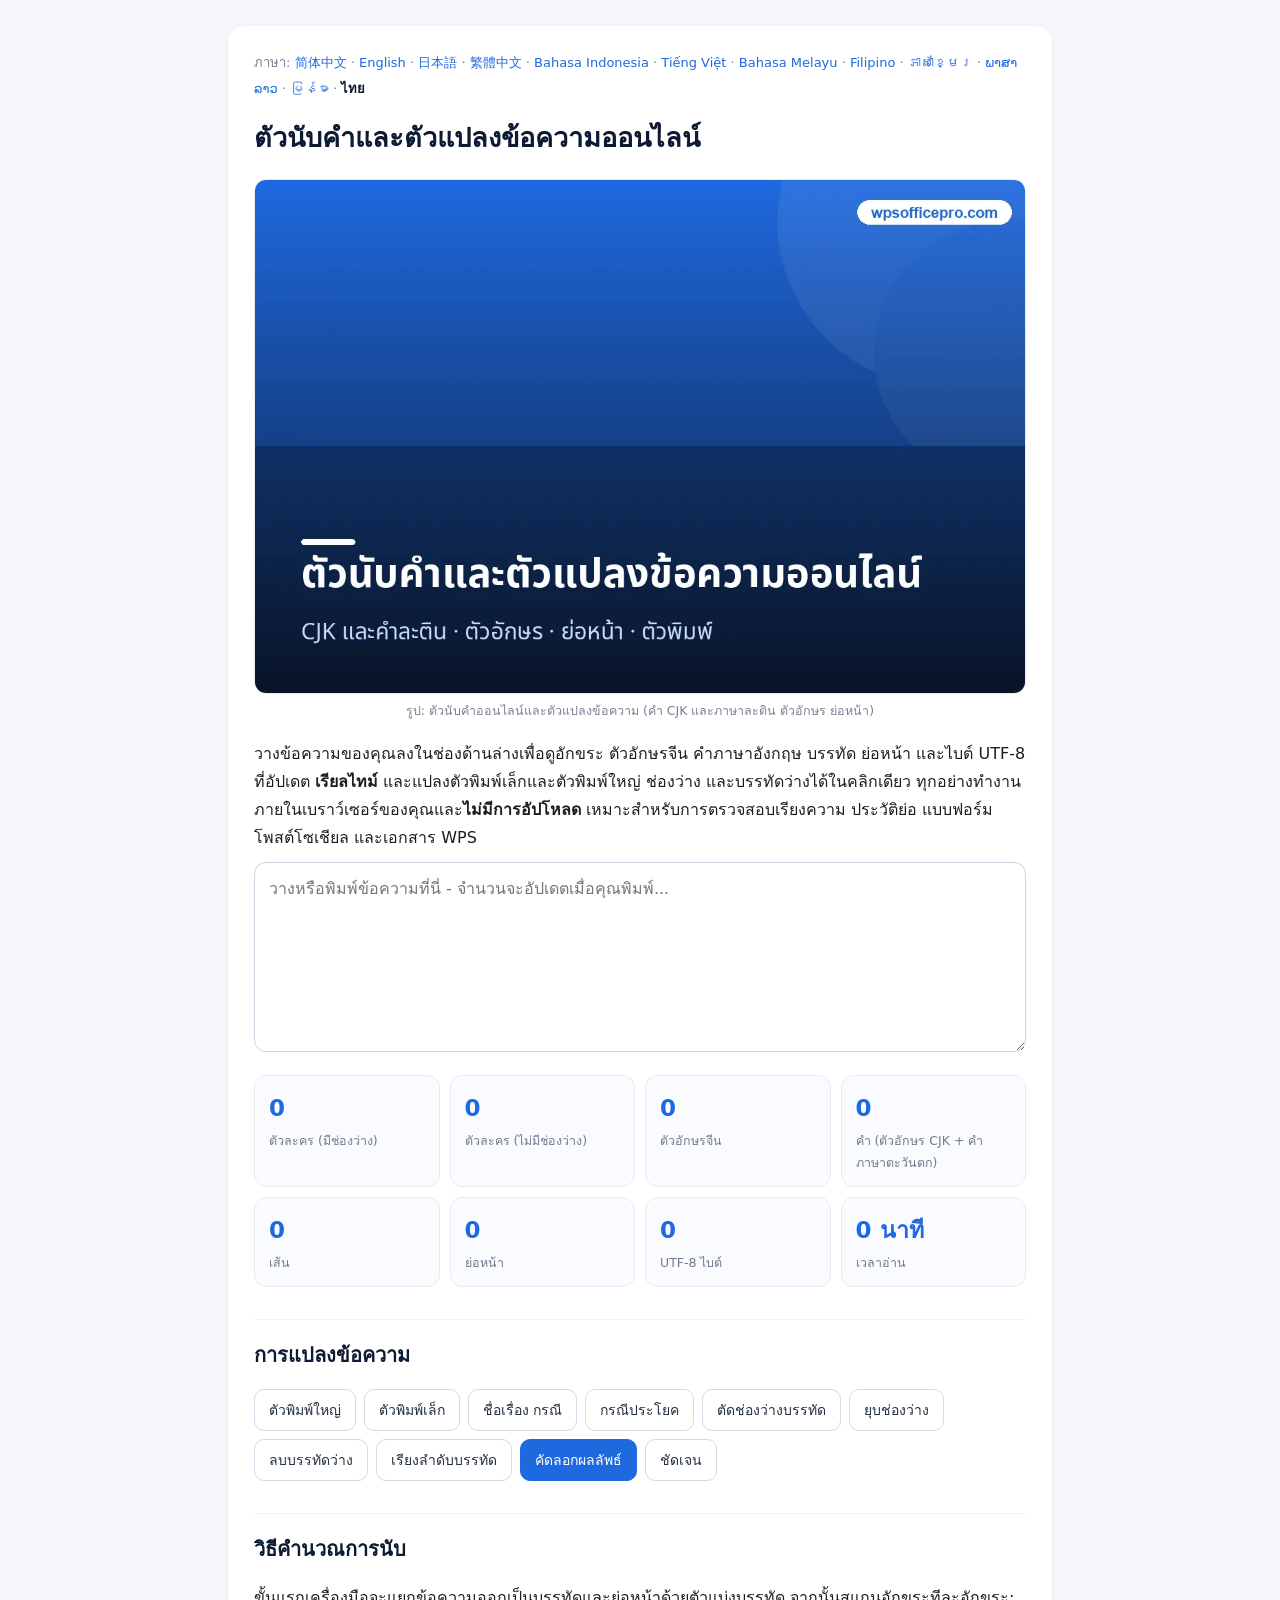
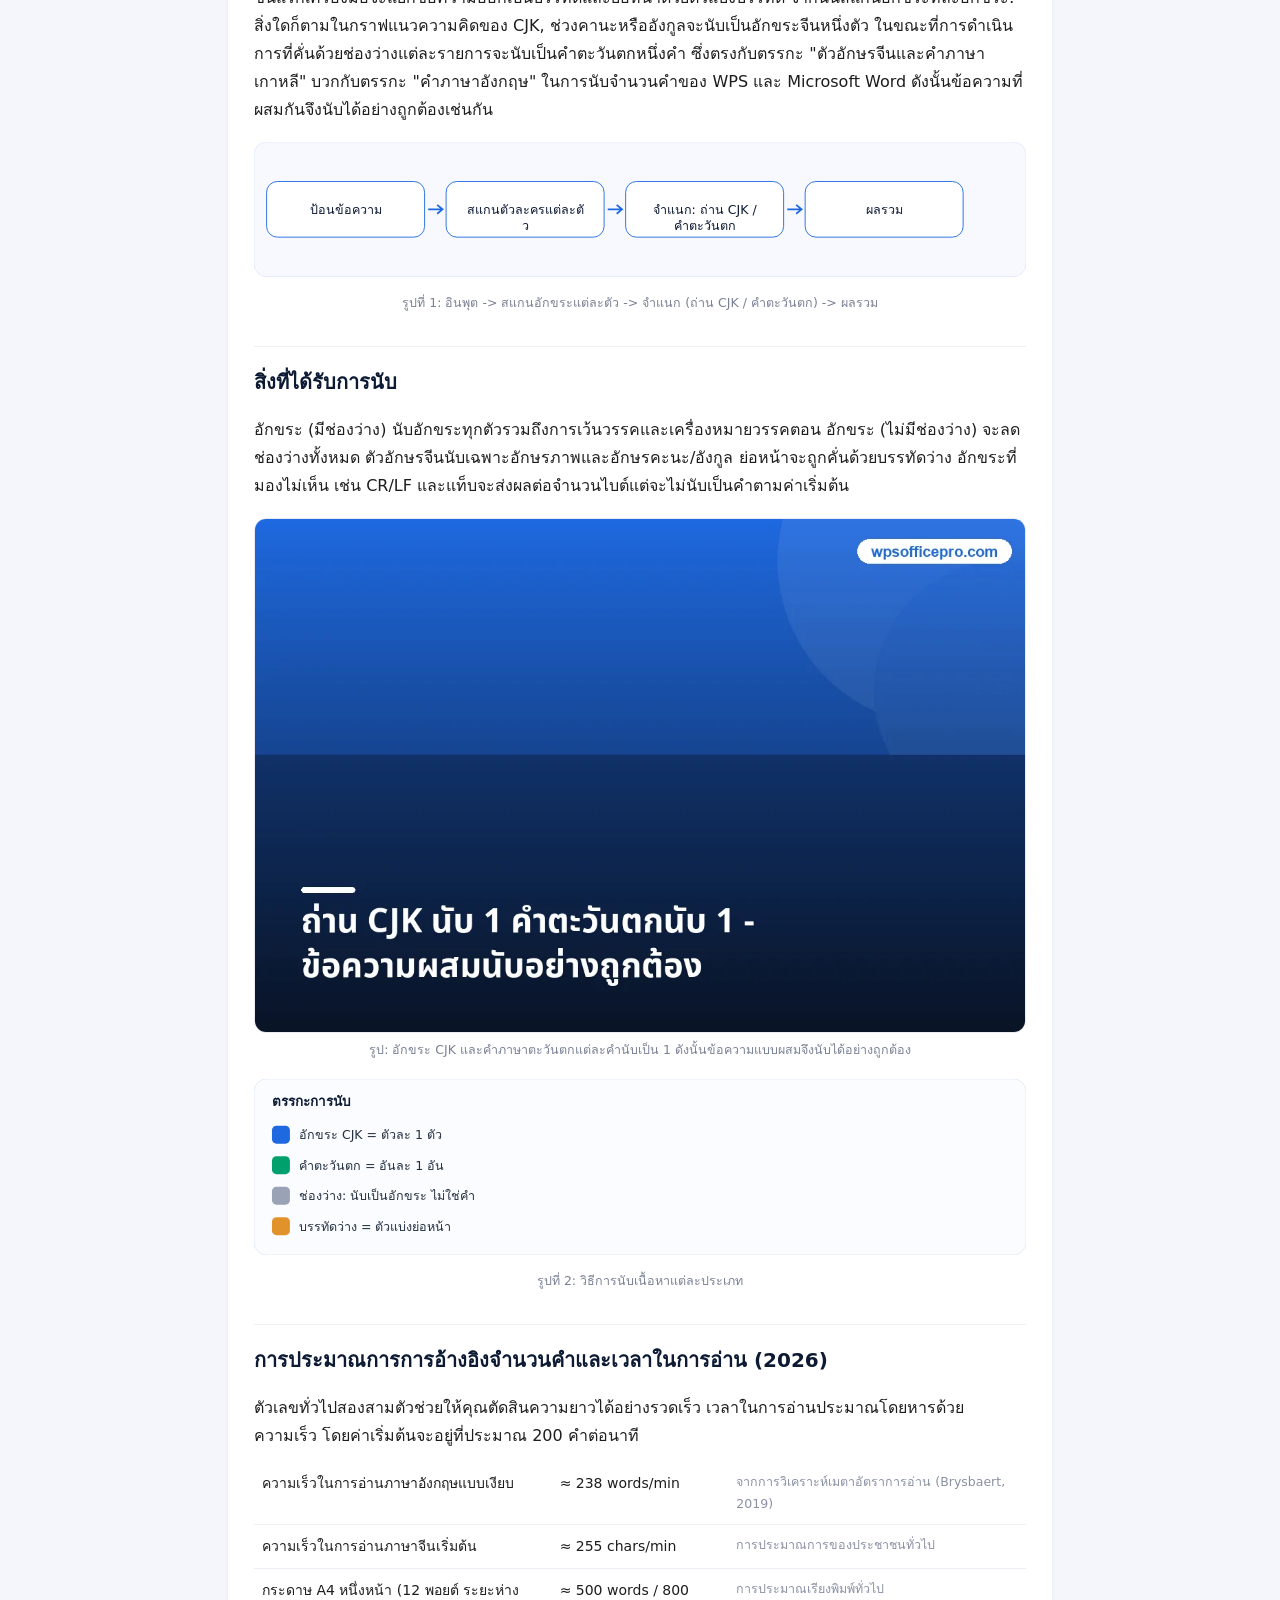
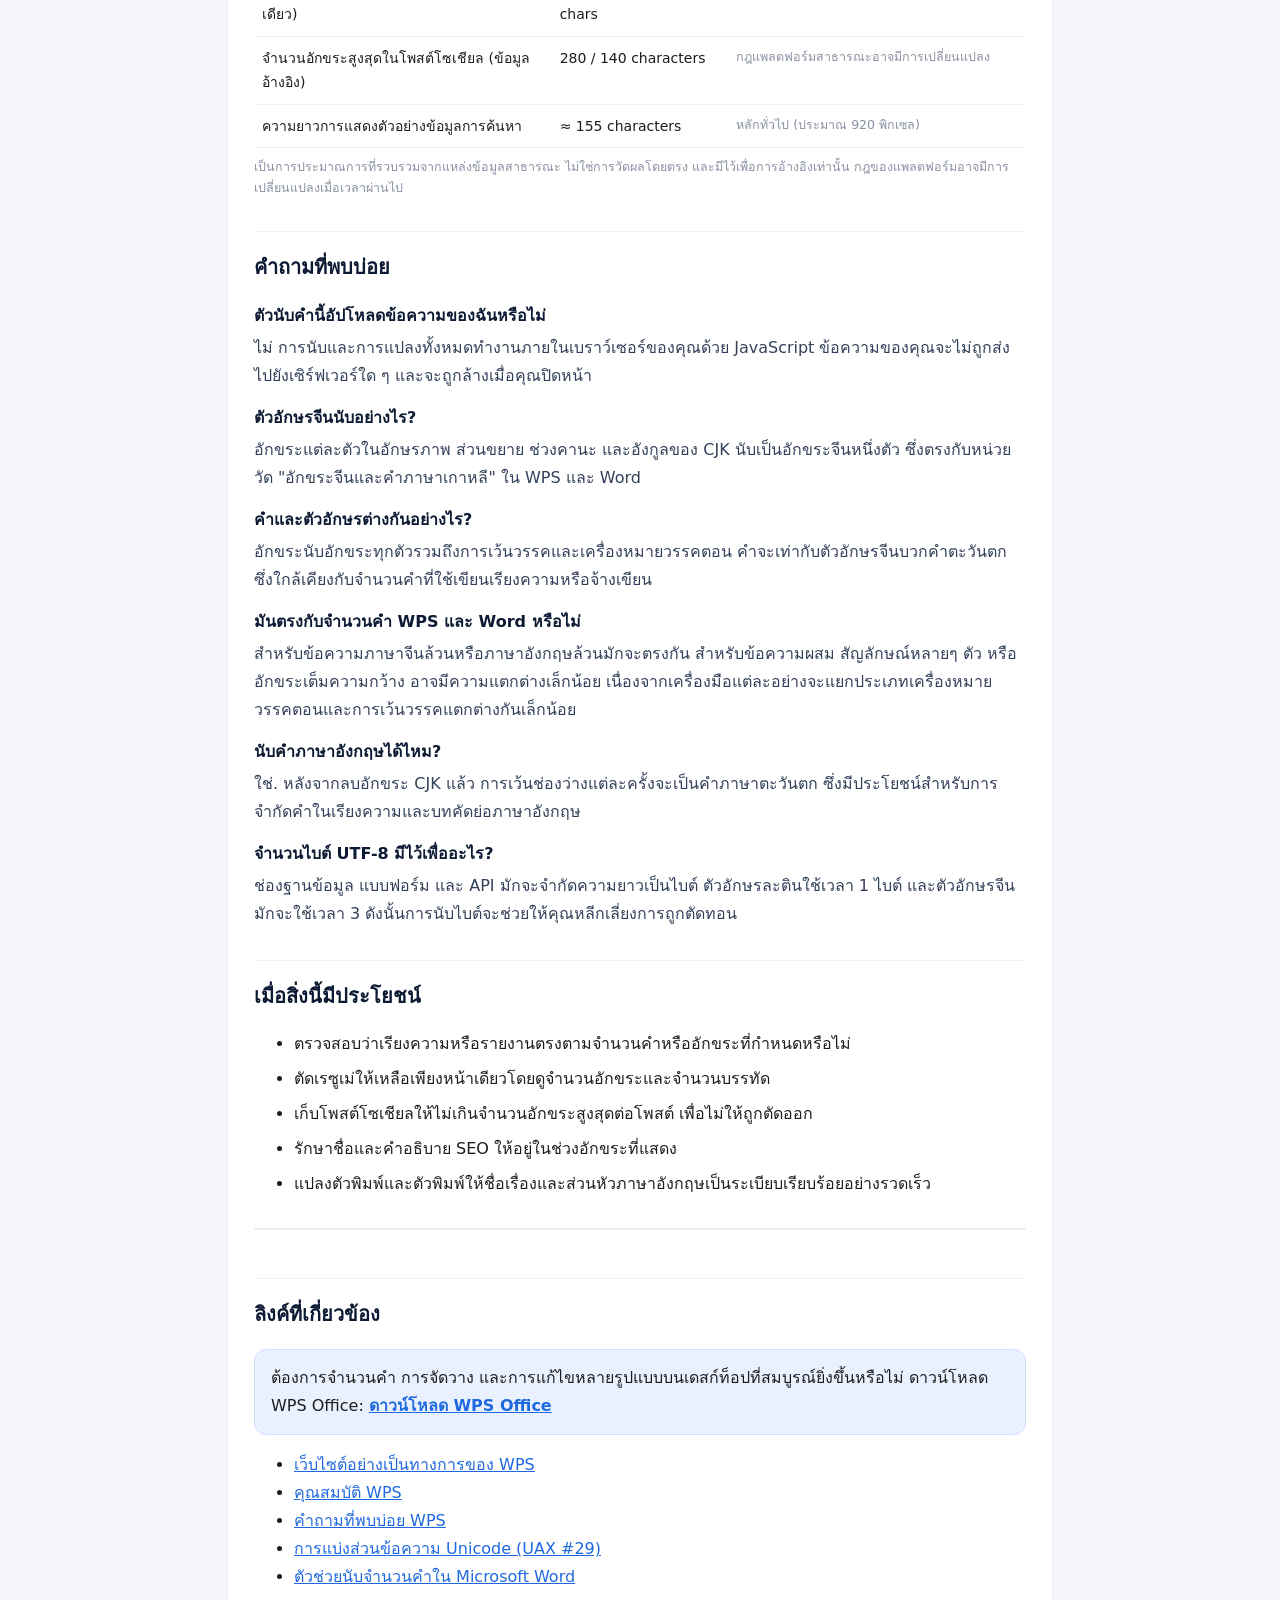
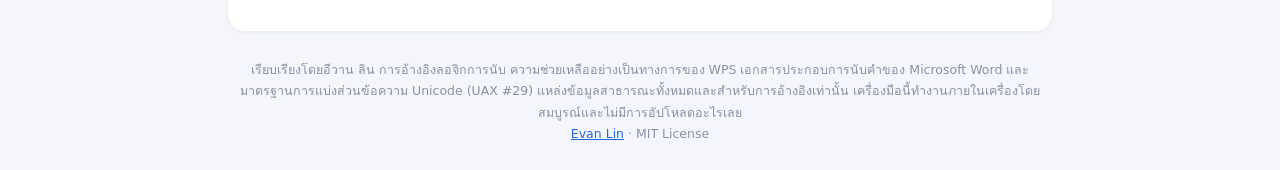
<file: th/index.html>
<!DOCTYPE html><html lang="th"><head><meta charset="utf-8">
<meta name="viewport" content="width=device-width,initial-scale=1">
<title>ตัวนับคำ - ตัวอักษรออนไลน์ จำนวนคำและย่อหน้า + ตัวแปลงตัวพิมพ์เล็ก</title>
<meta name="description" content="ตัวนับคำและอักขระออนไลน์ฟรีพร้อมการแปลงข้อความ: นับตัวอักษรจีน คำภาษาอังกฤษ ตัวอักษร (มี/ไม่เว้นวรรค) บรรทัด ย่อหน้า และไบต์ UTF-8 แบบเรียลไทม์ พร้อมเครื่องมือตัวพิมพ์เล็กและตัวพิมพ์ใหญ่ ตัดแต่ง และบรรทัดว่าง ทำงานภายในเครื่อง โดยไม่มีการอัปโหลดใดๆ มีประโยชน์สำหรับการตรวจสอบเอกสาร WPS และ Office">
<link rel="canonical" href="https://nageshagwa.github.io/th/">
<meta name="robots" content="index,follow,max-image-preview:large">
<meta property="og:title" content="ตัวนับคำ - ตัวอักษรออนไลน์ จำนวนคำและย่อหน้า + ตัวแปลงตัวพิมพ์เล็ก">
<meta property="og:type" content="website">
<meta property="og:url" content="https://nageshagwa.github.io/th/">
<link rel="alternate" hreflang="zh-Hans" href="https://nageshagwa.github.io/">
<link rel="alternate" hreflang="en" href="https://nageshagwa.github.io/en/">
<link rel="alternate" hreflang="ja" href="https://nageshagwa.github.io/ja/">
<link rel="alternate" hreflang="zh-Hant" href="https://nageshagwa.github.io/zh-tw/">
<link rel="alternate" hreflang="id" href="https://nageshagwa.github.io/id/">
<link rel="alternate" hreflang="vi" href="https://nageshagwa.github.io/vi/">
<link rel="alternate" hreflang="ms" href="https://nageshagwa.github.io/ms/">
<link rel="alternate" hreflang="fil" href="https://nageshagwa.github.io/fil/">
<link rel="alternate" hreflang="km" href="https://nageshagwa.github.io/km/">
<link rel="alternate" hreflang="lo" href="https://nageshagwa.github.io/lo/">
<link rel="alternate" hreflang="my" href="https://nageshagwa.github.io/my/">
<link rel="alternate" hreflang="th" href="https://nageshagwa.github.io/th/">
<link rel="alternate" hreflang="x-default" href="https://nageshagwa.github.io/">
<link rel="stylesheet" href="/style.css">
<script type="application/ld+json">
{
 "@context": "https://schema.org",
 "@graph": [
  {
   "@type": "WebApplication",
   "name": "ตัวนับคำและตัวแปลงข้อความออนไลน์",
   "url": "https://nageshagwa.github.io/th/",
   "applicationCategory": "UtilitiesApplication",
   "operatingSystem": "Web browser",
   "inLanguage": "th",
   "description": "ตัวนับคำและอักขระออนไลน์ฟรีพร้อมการแปลงข้อความ: นับตัวอักษรจีน คำภาษาอังกฤษ ตัวอักษร (มี/ไม่เว้นวรรค) บรรทัด ย่อหน้า และไบต์ UTF-8 แบบเรียลไทม์ พร้อมเครื่องมือตัวพิมพ์เล็กและตัวพิมพ์ใหญ่ ตัดแต่ง และบรรทัดว่าง ทำงานภายในเครื่อง โดยไม่มีการอัปโหลดใดๆ มีประโยชน์สำหรับการตรวจสอบเอกสาร WPS และ Office",
   "isAccessibleForFree": true,
   "browserRequirements": "Requires JavaScript",
   "offers": {
    "@type": "Offer",
    "price": "0",
    "priceCurrency": "USD"
   },
   "author": {
    "@type": "Person",
    "name": "Evan Lin"
   }
  },
  {
   "@type": "FAQPage",
   "inLanguage": "th",
   "url": "https://nageshagwa.github.io/th/",
   "mainEntity": [
    {
     "@type": "Question",
     "name": "ตัวนับคำนี้อัปโหลดข้อความของฉันหรือไม่",
     "acceptedAnswer": {
      "@type": "Answer",
      "text": "ไม่ การนับและการแปลงทั้งหมดทำงานภายในเบราว์เซอร์ของคุณด้วย JavaScript ข้อความของคุณจะไม่ถูกส่งไปยังเซิร์ฟเวอร์ใด ๆ และจะถูกล้างเมื่อคุณปิดหน้า"
     }
    },
    {
     "@type": "Question",
     "name": "ตัวอักษรจีนนับอย่างไร?",
     "acceptedAnswer": {
      "@type": "Answer",
      "text": "อักขระแต่ละตัวในอักษรภาพ ส่วนขยาย ช่วงคานะ และอังกูลของ CJK นับเป็นอักขระจีนหนึ่งตัว ซึ่งตรงกับหน่วยวัด \"อักขระจีนและคำภาษาเกาหลี\" ใน WPS และ Word"
     }
    },
    {
     "@type": "Question",
     "name": "คำและตัวอักษรต่างกันอย่างไร?",
     "acceptedAnswer": {
      "@type": "Answer",
      "text": "อักขระนับอักขระทุกตัวรวมถึงการเว้นวรรคและเครื่องหมายวรรคตอน คำจะเท่ากับตัวอักษรจีนบวกคำตะวันตก ซึ่งใกล้เคียงกับจำนวนคำที่ใช้เขียนเรียงความหรือจ้างเขียน"
     }
    },
    {
     "@type": "Question",
     "name": "มันตรงกับจำนวนคำ WPS และ Word หรือไม่",
     "acceptedAnswer": {
      "@type": "Answer",
      "text": "สำหรับข้อความภาษาจีนล้วนหรือภาษาอังกฤษล้วนมักจะตรงกัน สำหรับข้อความผสม สัญลักษณ์หลายๆ ตัว หรืออักขระเต็มความกว้าง อาจมีความแตกต่างเล็กน้อย เนื่องจากเครื่องมือแต่ละอย่างจะแยกประเภทเครื่องหมายวรรคตอนและการเว้นวรรคแตกต่างกันเล็กน้อย"
     }
    },
    {
     "@type": "Question",
     "name": "นับคำภาษาอังกฤษได้ไหม?",
     "acceptedAnswer": {
      "@type": "Answer",
      "text": "ใช่. หลังจากลบอักขระ CJK แล้ว การเว้นช่องว่างแต่ละครั้งจะเป็นคำภาษาตะวันตก ซึ่งมีประโยชน์สำหรับการจำกัดคำในเรียงความและบทคัดย่อภาษาอังกฤษ"
     }
    },
    {
     "@type": "Question",
     "name": "จำนวนไบต์ UTF-8 มีไว้เพื่ออะไร?",
     "acceptedAnswer": {
      "@type": "Answer",
      "text": "ช่องฐานข้อมูล แบบฟอร์ม และ API มักจะจำกัดความยาวเป็นไบต์ ตัวอักษรละตินใช้เวลา 1 ไบต์ และตัวอักษรจีนมักจะใช้เวลา 3 ดังนั้นการนับไบต์จะช่วยให้คุณหลีกเลี่ยงการถูกตัดทอน"
     }
    }
   ]
  }
 ]
}
</script>
</head>
<body><div class="wrap"><main>
<nav class="lang">ภาษา: <a href="/">简体中文</a> · <a href="/en/">English</a> · <a href="/ja/">日本語</a> · <a href="/zh-tw/">繁體中文</a> · <a href="/id/">Bahasa Indonesia</a> · <a href="/vi/">Tiếng Việt</a> · <a href="/ms/">Bahasa Melayu</a> · <a href="/fil/">Filipino</a> · <a href="/km/">ភាសាខ្មែរ</a> · <a href="/lo/">ພາສາລາວ</a> · <a href="/my/">မြန်မာ</a> · <strong>ไทย</strong></nav>
<h1>ตัวนับคำและตัวแปลงข้อความออนไลน์</h1>
<figure class="i4png"><picture><source type="image/webp" srcset="/img/cover_th.webp"><img src="/img/cover_th.png" alt="ภาพประกอบตัวนับคำและตัวแปลงข้อความออนไลน์" fetchpriority="high" width="1120" height="746" style="width:100%;height:auto;border-radius:12px;border:1px solid #e8ebf2"></picture><figcaption>รูป: ตัวนับคำออนไลน์และตัวแปลงข้อความ (คำ CJK และภาษาละติน ตัวอักษร ย่อหน้า)</figcaption></figure>
<p>วางข้อความของคุณลงในช่องด้านล่างเพื่อดูอักขระ ตัวอักษรจีน คำภาษาอังกฤษ บรรทัด ย่อหน้า และไบต์ UTF-8 ที่อัปเดต <strong>เรียลไทม์</strong> และแปลงตัวพิมพ์เล็กและตัวพิมพ์ใหญ่ ช่องว่าง และบรรทัดว่างได้ในคลิกเดียว ทุกอย่างทำงานภายในเบราว์เซอร์ของคุณและ<strong>ไม่มีการอัปโหลด</strong> เหมาะสำหรับการตรวจสอบเรียงความ ประวัติย่อ แบบฟอร์ม โพสต์โซเชียล และเอกสาร WPS</p>
<textarea id="wc-input" placeholder="วางหรือพิมพ์ข้อความที่นี่ - จำนวนจะอัปเดตเมื่อคุณพิมพ์..." autocomplete="off" spellcheck="false"></textarea>
<div class="stats"><div class="stat"><div class="n" id="c-chars">0</div><div class="l">ตัวละคร (มีช่องว่าง)</div></div><div class="stat"><div class="n" id="c-nospace">0</div><div class="l">ตัวละคร (ไม่มีช่องว่าง)</div></div><div class="stat"><div class="n" id="c-cjk">0</div><div class="l">ตัวอักษรจีน</div></div><div class="stat"><div class="n" id="c-words">0</div><div class="l">คำ (ตัวอักษร CJK + คำภาษาตะวันตก)</div></div><div class="stat"><div class="n" id="c-lines">0</div><div class="l">เส้น</div></div><div class="stat"><div class="n" id="c-paras">0</div><div class="l">ย่อหน้า</div></div><div class="stat"><div class="n" id="c-bytes">0</div><div class="l">UTF-8 ไบต์</div></div><div class="stat"><div class="n" id="c-read">0</div><div class="l">เวลาอ่าน</div></div></div>
<h2>การแปลงข้อความ</h2>
<div class="ops"><button data-op="upper">ตัวพิมพ์ใหญ่</button><button data-op="lower">ตัวพิมพ์เล็ก</button><button data-op="title">ชื่อเรื่อง กรณี</button><button data-op="sentence">กรณีประโยค</button><button data-op="trim">ตัดช่องว่างบรรทัด</button><button data-op="collapse">ยุบช่องว่าง</button><button data-op="blank">ลบบรรทัดว่าง</button><button data-op="sort">เรียงลำดับบรรทัด</button><button data-op="copy" class="pri">คัดลอกผลลัพธ์</button><button data-op="clear">ชัดเจน</button></div>
<h2>วิธีคำนวณการนับ</h2>
<p>ขั้นแรกเครื่องมือจะแยกข้อความออกเป็นบรรทัดและย่อหน้าด้วยตัวแบ่งบรรทัด จากนั้นสแกนอักขระทีละอักขระ: สิ่งใดก็ตามในกราฟแนวความคิดของ CJK, ช่วงคานะหรืออังกูลจะนับเป็นอักขระจีนหนึ่งตัว ในขณะที่การดำเนินการที่คั่นด้วยช่องว่างแต่ละรายการจะนับเป็นคำตะวันตกหนึ่งคำ ซึ่งตรงกับตรรกะ "ตัวอักษรจีนและคำภาษาเกาหลี" บวกกับตรรกะ "คำภาษาอังกฤษ" ในการนับจำนวนคำของ WPS และ Microsoft Word ดังนั้นข้อความที่ผสมกันจึงนับได้อย่างถูกต้องเช่นกัน</p>
<figure><svg viewBox="0 0 860 150" xmlns="http://www.w3.org/2000/svg" role="img" aria-label="รูปที่ 1: อินพุต -> สแกนอักขระแต่ละตัว -> จำแนก (ถ่าน CJK / คำตะวันตก) -> ผลรวม" style="width:100%;height:auto"><rect x="0" y="0" width="860" height="150" rx="14" fill="#f7f9ff" stroke="#e1e9fb"/><rect x="14" y="44" width="176" height="62" rx="12" fill="#fff" stroke="#1f69e0"/><text x="102" y="80" text-anchor="middle" font-family="system-ui,Arial" font-size="14" fill="#0c1a33">ป้อนข้อความ</text><path d="M194 75 l16 0 m-6 -5 l6 5 l-6 5" stroke="#1f69e0" stroke-width="2" fill="none"/><rect x="214" y="44" width="176" height="62" rx="12" fill="#fff" stroke="#1f69e0"/><text x="302" y="80" text-anchor="middle" font-family="system-ui,Arial" font-size="14" fill="#0c1a33">สแกนตัวละครแต่ละตั</text><text x="302" y="98" text-anchor="middle" font-family="system-ui,Arial" font-size="14" fill="#0c1a33">ว</text><path d="M394 75 l16 0 m-6 -5 l6 5 l-6 5" stroke="#1f69e0" stroke-width="2" fill="none"/><rect x="414" y="44" width="176" height="62" rx="12" fill="#fff" stroke="#1f69e0"/><text x="502" y="80" text-anchor="middle" font-family="system-ui,Arial" font-size="14" fill="#0c1a33">จำแนก: ถ่าน CJK / </text><text x="502" y="98" text-anchor="middle" font-family="system-ui,Arial" font-size="14" fill="#0c1a33">คำตะวันตก</text><path d="M594 75 l16 0 m-6 -5 l6 5 l-6 5" stroke="#1f69e0" stroke-width="2" fill="none"/><rect x="614" y="44" width="176" height="62" rx="12" fill="#fff" stroke="#1f69e0"/><text x="702" y="80" text-anchor="middle" font-family="system-ui,Arial" font-size="14" fill="#0c1a33">ผลรวม</text></svg><figcaption>รูปที่ 1: อินพุต -&gt; สแกนอักขระแต่ละตัว -&gt; จำแนก (ถ่าน CJK / คำตะวันตก) -&gt; ผลรวม</figcaption></figure>
<h2>สิ่งที่ได้รับการนับ</h2>
<p>อักขระ (มีช่องว่าง) นับอักขระทุกตัวรวมถึงการเว้นวรรคและเครื่องหมายวรรคตอน อักขระ (ไม่มีช่องว่าง) จะลดช่องว่างทั้งหมด ตัวอักษรจีนนับเฉพาะอักษรภาพและอักษรคะนะ/อังกูล ย่อหน้าจะถูกคั่นด้วยบรรทัดว่าง อักขระที่มองไม่เห็น เช่น CR/LF และแท็บจะส่งผลต่อจำนวนไบต์แต่จะไม่นับเป็นคำตามค่าเริ่มต้น</p>
<figure class="i4png"><picture><source type="image/webp" srcset="/img/board_th.webp"><img src="/img/board_th.png" alt="ภาพประกอบตรรกะการนับจำนวนคำ" loading="lazy" width="1120" height="746" style="width:100%;height:auto;border-radius:12px;border:1px solid #e8ebf2"></picture><figcaption>รูป: อักขระ CJK และคำภาษาตะวันตกแต่ละคำนับเป็น 1 ดังนั้นข้อความแบบผสมจึงนับได้อย่างถูกต้อง</figcaption></figure>
<figure><svg viewBox="0 0 860 196" xmlns="http://www.w3.org/2000/svg" role="img" aria-label="รูปที่ 2: วิธีการนับเนื้อหาแต่ละประเภท" style="width:100%;height:auto"><rect x="0" y="0" width="860" height="196" rx="14" fill="#fbfcff" stroke="#e1e9fb"/><text x="20" y="30" font-family="system-ui,Arial" font-size="15" font-weight="700" fill="#0c1a33">ตรรกะการนับ</text><rect x="20" y="52" width="20" height="20" rx="5" fill="#1f69e0"/><text x="50" y="67" font-family="system-ui,Arial" font-size="14" fill="#23303f">อักขระ CJK = ตัวละ 1 ตัว</text><rect x="20" y="86" width="20" height="20" rx="5" fill="#00a06d"/><text x="50" y="101" font-family="system-ui,Arial" font-size="14" fill="#23303f">คำตะวันตก = อันละ 1 อัน</text><rect x="20" y="120" width="20" height="20" rx="5" fill="#9aa3b5"/><text x="50" y="135" font-family="system-ui,Arial" font-size="14" fill="#23303f">ช่องว่าง: นับเป็นอักขระ ไม่ใช่คำ</text><rect x="20" y="154" width="20" height="20" rx="5" fill="#e2922b"/><text x="50" y="169" font-family="system-ui,Arial" font-size="14" fill="#23303f">บรรทัดว่าง = ตัวแบ่งย่อหน้า</text></svg><figcaption>รูปที่ 2: วิธีการนับเนื้อหาแต่ละประเภท</figcaption></figure>
<h2 id="i4data">การประมาณการการอ้างอิงจำนวนคำและเวลาในการอ่าน (2026)</h2>
<p>ตัวเลขทั่วไปสองสามตัวช่วยให้คุณตัดสินความยาวได้อย่างรวดเร็ว เวลาในการอ่านประมาณโดยหารด้วยความเร็ว โดยค่าเริ่มต้นจะอยู่ที่ประมาณ 200 คำต่อนาที</p>
<table class="data"><tbody>
<tr><td>ความเร็วในการอ่านภาษาอังกฤษแบบเงียบ</td><td>≈ 238 words/min</td><td class="note">จากการวิเคราะห์เมตาอัตราการอ่าน (Brysbaert, 2019)</td></tr>
<tr><td>ความเร็วในการอ่านภาษาจีนเริ่มต้น</td><td>≈ 255 chars/min</td><td class="note">การประมาณการของประชาชนทั่วไป</td></tr>
<tr><td>กระดาษ A4 หนึ่งหน้า (12 พอยต์ ระยะห่างเดียว)</td><td>≈ 500 words / 800 chars</td><td class="note">การประมาณเรียงพิมพ์ทั่วไป</td></tr>
<tr><td>จำนวนอักขระสูงสุดในโพสต์โซเชียล (ข้อมูลอ้างอิง)</td><td>280 / 140 characters</td><td class="note">กฎแพลตฟอร์มสาธารณะอาจมีการเปลี่ยนแปลง</td></tr>
<tr><td>ความยาวการแสดงตัวอย่างข้อมูลการค้นหา</td><td>≈ 155 characters</td><td class="note">หลักทั่วไป (ประมาณ 920 พิกเซล)</td></tr>
</tbody></table>
<p class="note">เป็นการประมาณการที่รวบรวมจากแหล่งข้อมูลสาธารณะ ไม่ใช่การวัดผลโดยตรง และมีไว้เพื่อการอ้างอิงเท่านั้น กฎของแพลตฟอร์มอาจมีการเปลี่ยนแปลงเมื่อเวลาผ่านไป</p>
<h2>คำถามที่พบบ่อย</h2>
<dl class="faq">
<dt>ตัวนับคำนี้อัปโหลดข้อความของฉันหรือไม่</dt><dd>ไม่ การนับและการแปลงทั้งหมดทำงานภายในเบราว์เซอร์ของคุณด้วย JavaScript ข้อความของคุณจะไม่ถูกส่งไปยังเซิร์ฟเวอร์ใด ๆ และจะถูกล้างเมื่อคุณปิดหน้า</dd>
<dt>ตัวอักษรจีนนับอย่างไร?</dt><dd>อักขระแต่ละตัวในอักษรภาพ ส่วนขยาย ช่วงคานะ และอังกูลของ CJK นับเป็นอักขระจีนหนึ่งตัว ซึ่งตรงกับหน่วยวัด "อักขระจีนและคำภาษาเกาหลี" ใน WPS และ Word</dd>
<dt>คำและตัวอักษรต่างกันอย่างไร?</dt><dd>อักขระนับอักขระทุกตัวรวมถึงการเว้นวรรคและเครื่องหมายวรรคตอน คำจะเท่ากับตัวอักษรจีนบวกคำตะวันตก ซึ่งใกล้เคียงกับจำนวนคำที่ใช้เขียนเรียงความหรือจ้างเขียน</dd>
<dt>มันตรงกับจำนวนคำ WPS และ Word หรือไม่</dt><dd>สำหรับข้อความภาษาจีนล้วนหรือภาษาอังกฤษล้วนมักจะตรงกัน สำหรับข้อความผสม สัญลักษณ์หลายๆ ตัว หรืออักขระเต็มความกว้าง อาจมีความแตกต่างเล็กน้อย เนื่องจากเครื่องมือแต่ละอย่างจะแยกประเภทเครื่องหมายวรรคตอนและการเว้นวรรคแตกต่างกันเล็กน้อย</dd>
<dt>นับคำภาษาอังกฤษได้ไหม?</dt><dd>ใช่. หลังจากลบอักขระ CJK แล้ว การเว้นช่องว่างแต่ละครั้งจะเป็นคำภาษาตะวันตก ซึ่งมีประโยชน์สำหรับการจำกัดคำในเรียงความและบทคัดย่อภาษาอังกฤษ</dd>
<dt>จำนวนไบต์ UTF-8 มีไว้เพื่ออะไร?</dt><dd>ช่องฐานข้อมูล แบบฟอร์ม และ API มักจะจำกัดความยาวเป็นไบต์ ตัวอักษรละตินใช้เวลา 1 ไบต์ และตัวอักษรจีนมักจะใช้เวลา 3 ดังนั้นการนับไบต์จะช่วยให้คุณหลีกเลี่ยงการถูกตัดทอน</dd>
</dl>
<h2>เมื่อสิ่งนี้มีประโยชน์</h2>
<ul class="scenes"><li>ตรวจสอบว่าเรียงความหรือรายงานตรงตามจำนวนคำหรืออักขระที่กำหนดหรือไม่</li><li>ตัดเรซูเม่ให้เหลือเพียงหน้าเดียวโดยดูจำนวนอักขระและจำนวนบรรทัด</li><li>เก็บโพสต์โซเชียลให้ไม่เกินจำนวนอักขระสูงสุดต่อโพสต์ เพื่อไม่ให้ถูกตัดออก</li><li>รักษาชื่อและคำอธิบาย SEO ให้อยู่ในช่วงอักขระที่แสดง</li><li>แปลงตัวพิมพ์และตัวพิมพ์ให้ชื่อเรื่องและส่วนหัวภาษาอังกฤษเป็นระเบียบเรียบร้อยอย่างรวดเร็ว</li></ul>
<div class="related"><h2>ลิงค์ที่เกี่ยวข้อง</h2>
<div class="cta">ต้องการจำนวนคำ การจัดวาง และการแก้ไขหลายรูปแบบบนเดสก์ท็อปที่สมบูรณ์ยิ่งขึ้นหรือไม่ ดาวน์โหลด WPS Office: <a href="https://wpsofficepro.com/download/">ดาวน์โหลด WPS Office</a></div>
<ul><li><a href="https://wpsofficepro.com/" rel="nofollow noopener" target="_blank">เว็บไซต์อย่างเป็นทางการของ WPS</a></li><li><a href="https://wpsofficepro.com/features/" rel="nofollow noopener" target="_blank">คุณสมบัติ WPS</a></li><li><a href="https://wpsofficepro.com/faq/" rel="nofollow noopener" target="_blank">คำถามที่พบบ่อย WPS</a></li><li><a href="https://www.unicode.org/reports/tr29/" rel="nofollow noopener" target="_blank">การแบ่งส่วนข้อความ Unicode (UAX #29)</a></li><li><a href="https://support.microsoft.com/en-us/office/show-word-count-3c9e6a11-a04d-43b4-977c-563a0e0d5da3" rel="nofollow noopener" target="_blank">ตัวช่วยนับจำนวนคำใน Microsoft Word</a></li></ul></div>
</main>
<footer>เรียบเรียงโดยอีวาน ลิน การอ้างอิงลอจิกการนับ ความช่วยเหลืออย่างเป็นทางการของ WPS เอกสารประกอบการนับคำของ Microsoft Word และมาตรฐานการแบ่งส่วนข้อความ Unicode (UAX #29) แหล่งข้อมูลสาธารณะทั้งหมดและสำหรับการอ้างอิงเท่านั้น เครื่องมือนี้ทำงานภายในเครื่องโดยสมบูรณ์และไม่มีการอัปโหลดอะไรเลย<br><a href="/about-editor/">Evan Lin</a> · MIT License</footer>
</div>
<script>window.I18N={"readUnit": "นาที", "copied": "คัดลอกแล้ว"};</script><script src="/app.js"></script>
</body></html>
</file>
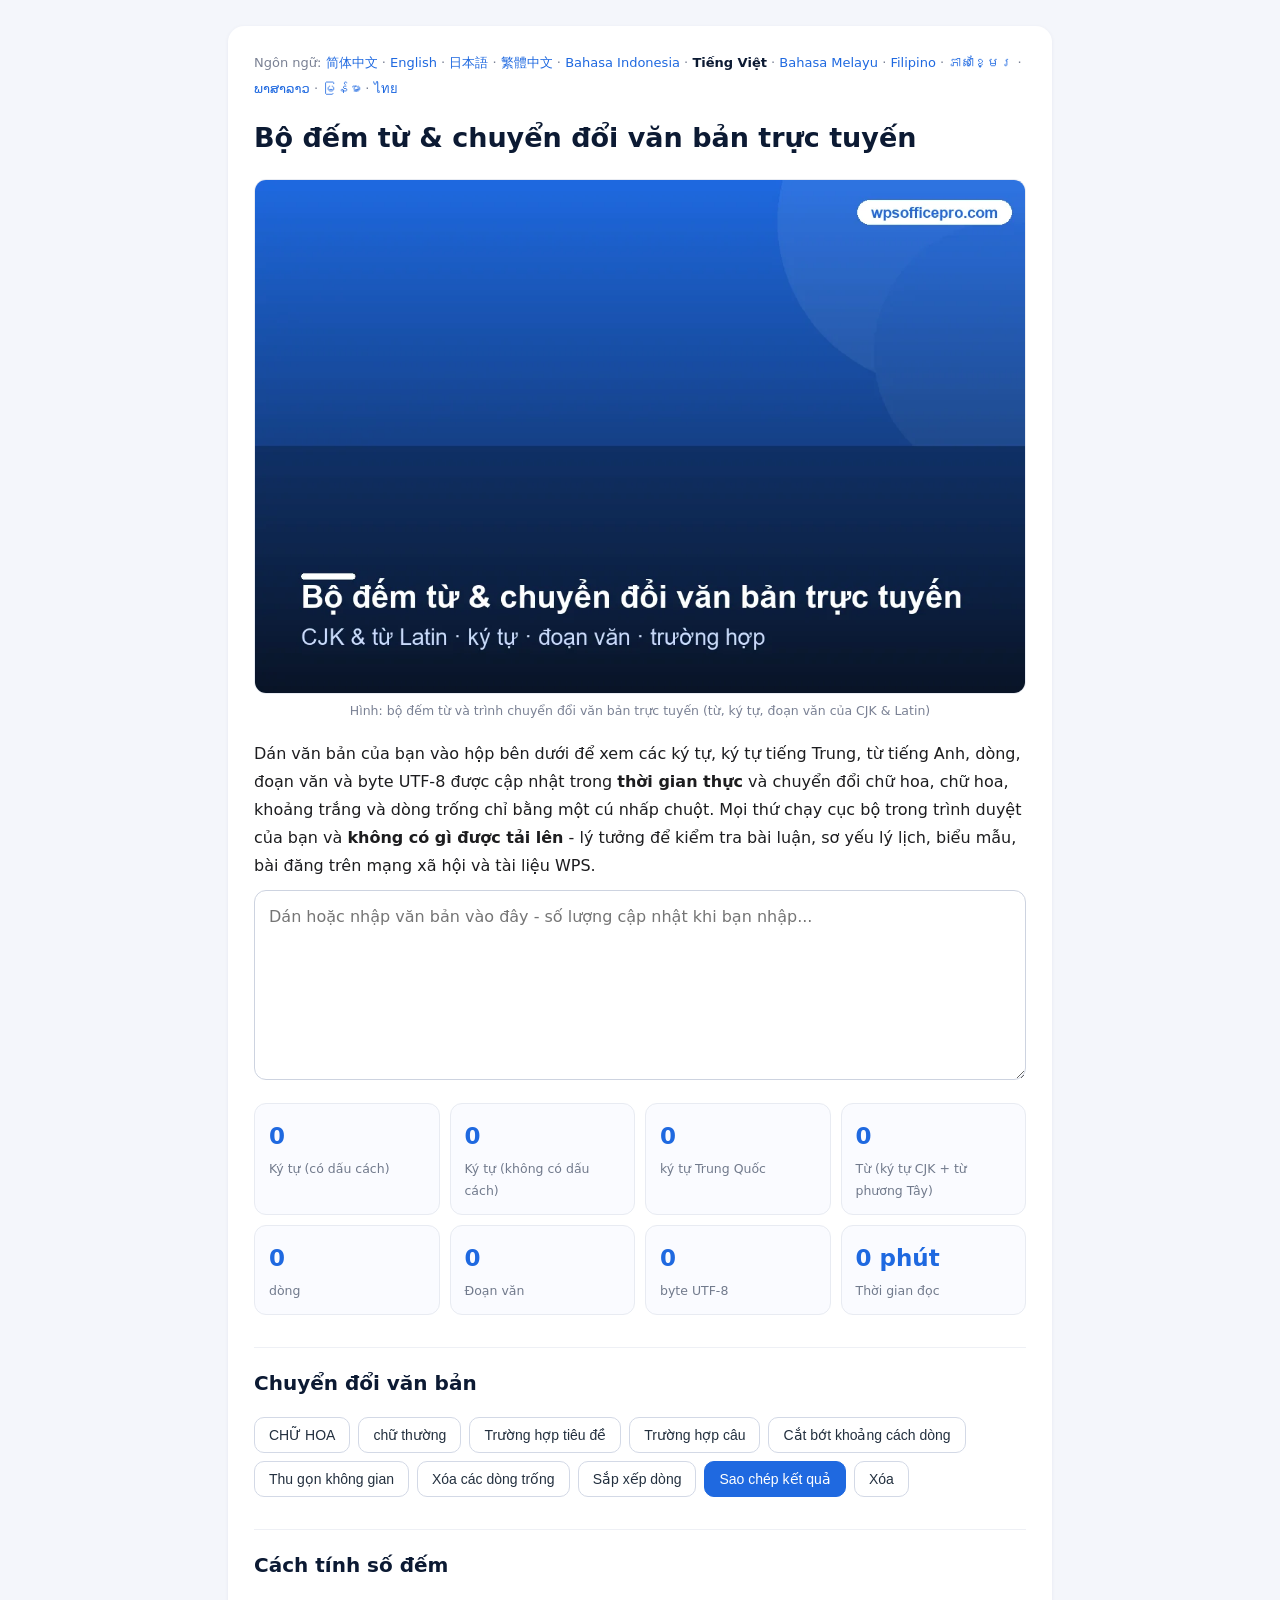
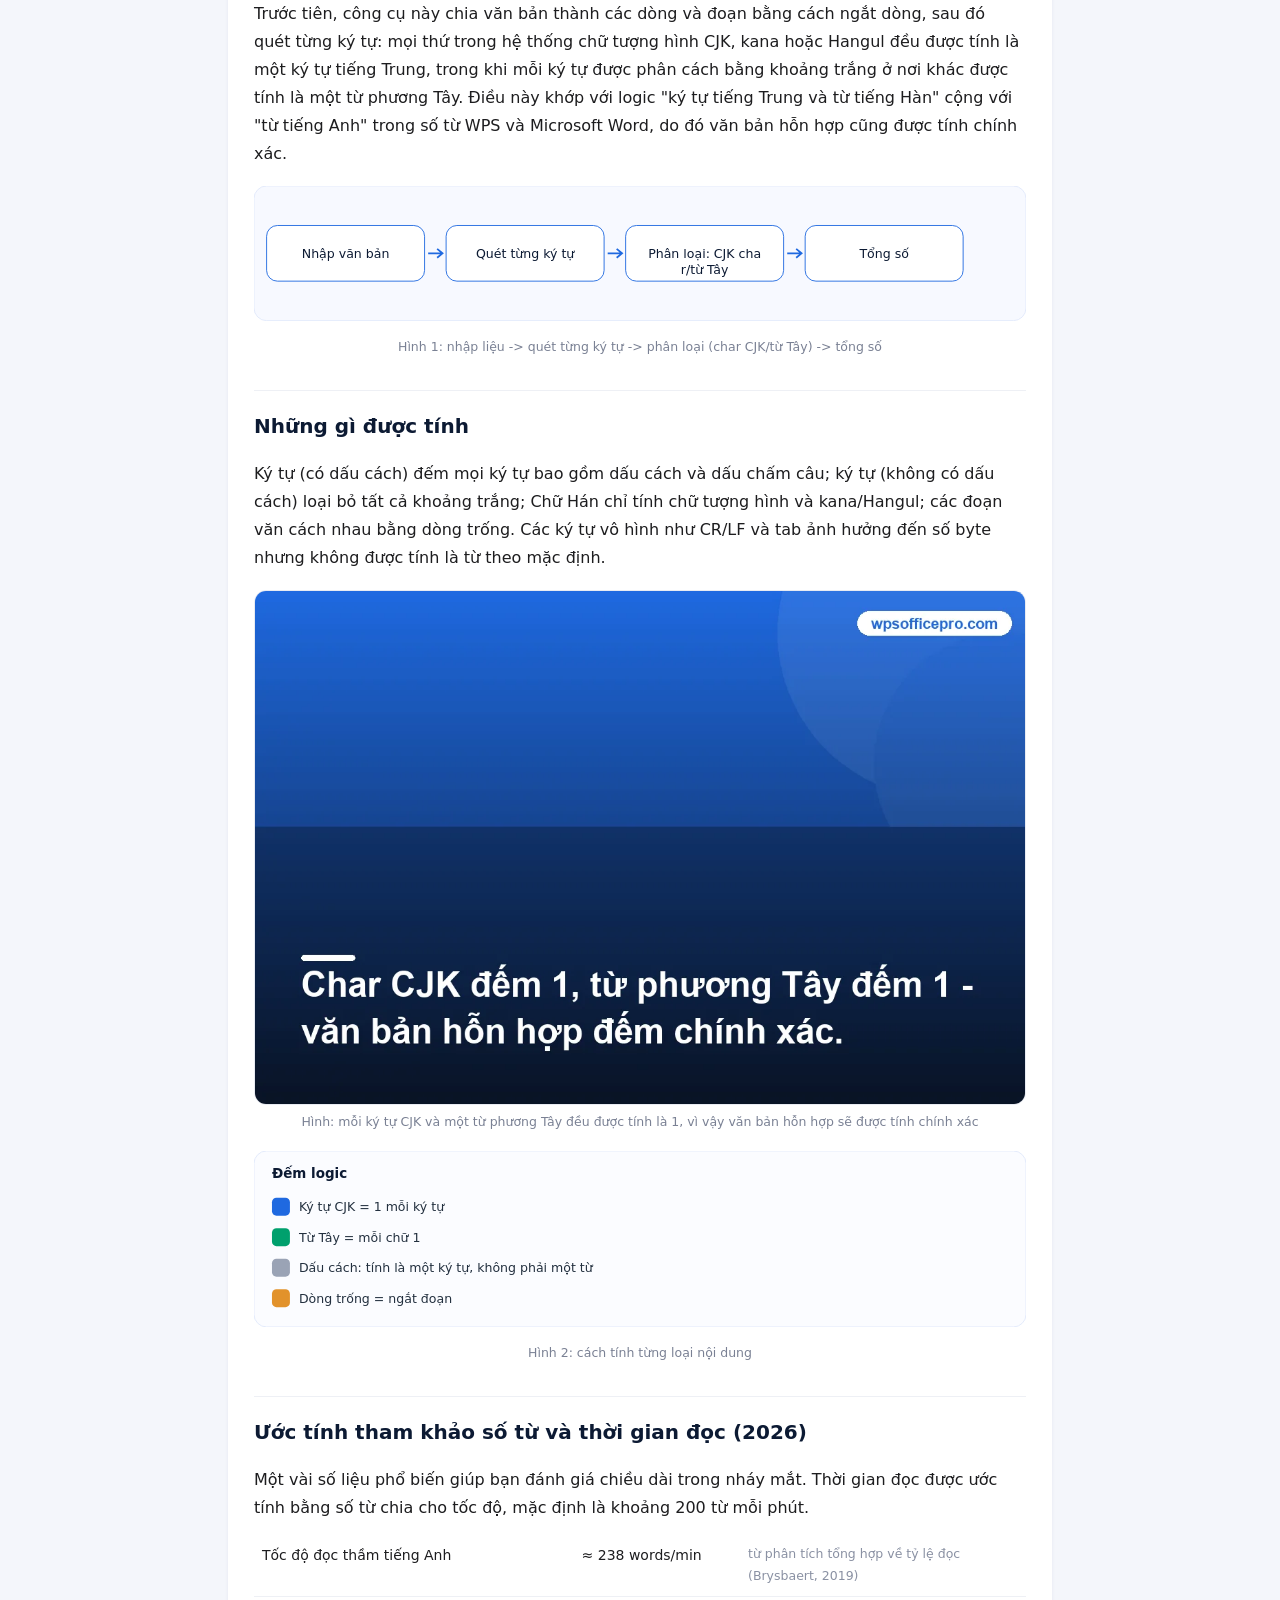
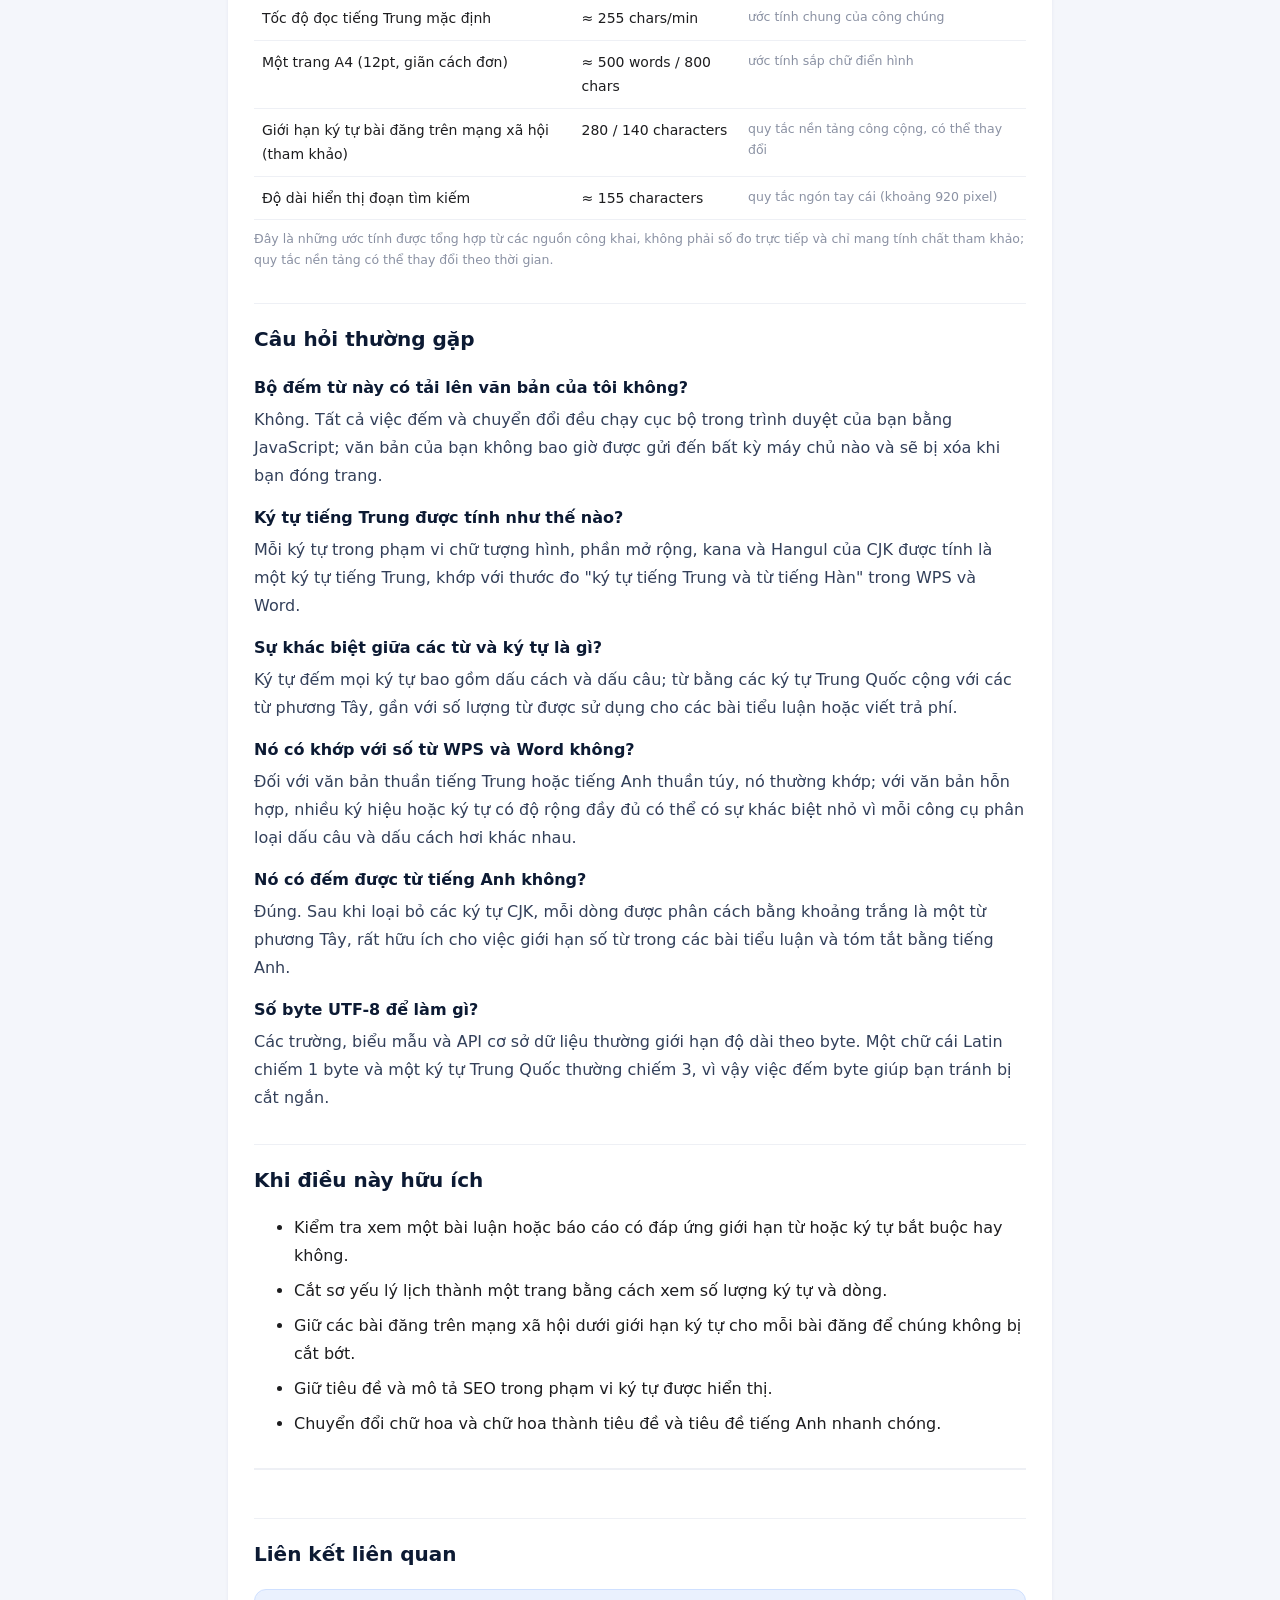
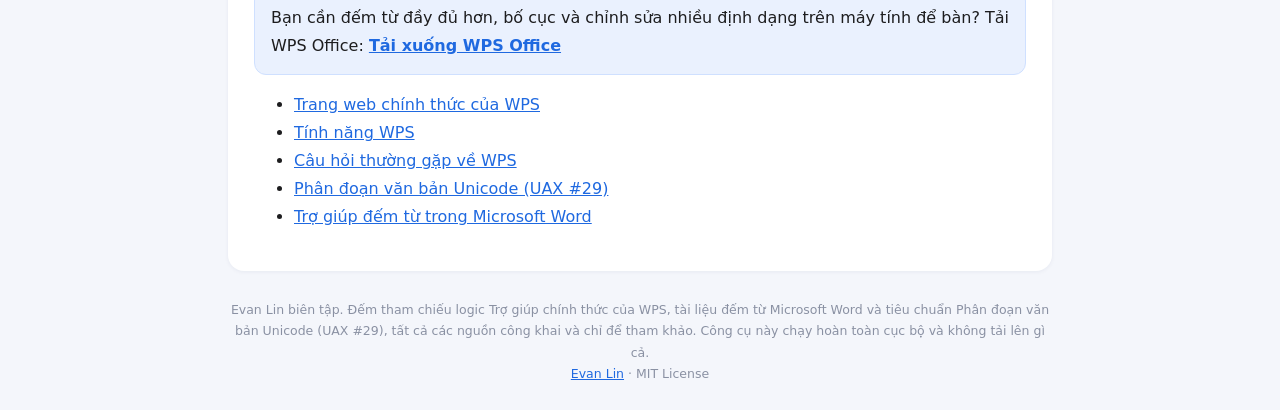
<file: vi/index.html>
<!DOCTYPE html><html lang="vi"><head><meta charset="utf-8">
<meta name="viewport" content="width=device-width,initial-scale=1">
<title>Bộ đếm từ - Đếm ký tự, từ &amp; đoạn văn trực tuyến + Chuyển đổi chữ hoa chữ thường</title>
<meta name="description" content="Bộ đếm từ và ký tự trực tuyến miễn phí với tính năng chuyển đổi văn bản: đếm ký tự tiếng Trung, từ tiếng Anh, ký tự (có/không có dấu cách), dòng, đoạn văn và byte UTF-8 trong thời gian thực, các công cụ viết hoa, viết hoa, cắt và dòng trống. Chạy cục bộ, không có gì được tải lên - tiện dụng để kiểm tra tài liệu WPS và Office.">
<link rel="canonical" href="https://nageshagwa.github.io/vi/">
<meta name="robots" content="index,follow,max-image-preview:large">
<meta property="og:title" content="Bộ đếm từ - Đếm ký tự, từ &amp; đoạn văn trực tuyến + Chuyển đổi chữ hoa chữ thường">
<meta property="og:type" content="website">
<meta property="og:url" content="https://nageshagwa.github.io/vi/">
<link rel="alternate" hreflang="zh-Hans" href="https://nageshagwa.github.io/">
<link rel="alternate" hreflang="en" href="https://nageshagwa.github.io/en/">
<link rel="alternate" hreflang="ja" href="https://nageshagwa.github.io/ja/">
<link rel="alternate" hreflang="zh-Hant" href="https://nageshagwa.github.io/zh-tw/">
<link rel="alternate" hreflang="id" href="https://nageshagwa.github.io/id/">
<link rel="alternate" hreflang="vi" href="https://nageshagwa.github.io/vi/">
<link rel="alternate" hreflang="ms" href="https://nageshagwa.github.io/ms/">
<link rel="alternate" hreflang="fil" href="https://nageshagwa.github.io/fil/">
<link rel="alternate" hreflang="km" href="https://nageshagwa.github.io/km/">
<link rel="alternate" hreflang="lo" href="https://nageshagwa.github.io/lo/">
<link rel="alternate" hreflang="my" href="https://nageshagwa.github.io/my/">
<link rel="alternate" hreflang="th" href="https://nageshagwa.github.io/th/">
<link rel="alternate" hreflang="x-default" href="https://nageshagwa.github.io/">
<link rel="stylesheet" href="/style.css">
<script type="application/ld+json">
{
 "@context": "https://schema.org",
 "@graph": [
  {
   "@type": "WebApplication",
   "name": "Bộ đếm từ & chuyển đổi văn bản trực tuyến",
   "url": "https://nageshagwa.github.io/vi/",
   "applicationCategory": "UtilitiesApplication",
   "operatingSystem": "Web browser",
   "inLanguage": "vi",
   "description": "Bộ đếm từ và ký tự trực tuyến miễn phí với tính năng chuyển đổi văn bản: đếm ký tự tiếng Trung, từ tiếng Anh, ký tự (có/không có dấu cách), dòng, đoạn văn và byte UTF-8 trong thời gian thực, các công cụ viết hoa, viết hoa, cắt và dòng trống. Chạy cục bộ, không có gì được tải lên - tiện dụng để kiểm tra tài liệu WPS và Office.",
   "isAccessibleForFree": true,
   "browserRequirements": "Requires JavaScript",
   "offers": {
    "@type": "Offer",
    "price": "0",
    "priceCurrency": "USD"
   },
   "author": {
    "@type": "Person",
    "name": "Evan Lin"
   }
  },
  {
   "@type": "FAQPage",
   "inLanguage": "vi",
   "url": "https://nageshagwa.github.io/vi/",
   "mainEntity": [
    {
     "@type": "Question",
     "name": "Bộ đếm từ này có tải lên văn bản của tôi không?",
     "acceptedAnswer": {
      "@type": "Answer",
      "text": "Không. Tất cả việc đếm và chuyển đổi đều chạy cục bộ trong trình duyệt của bạn bằng JavaScript; văn bản của bạn không bao giờ được gửi đến bất kỳ máy chủ nào và sẽ bị xóa khi bạn đóng trang."
     }
    },
    {
     "@type": "Question",
     "name": "Ký tự tiếng Trung được tính như thế nào?",
     "acceptedAnswer": {
      "@type": "Answer",
      "text": "Mỗi ký tự trong phạm vi chữ tượng hình, phần mở rộng, kana và Hangul của CJK được tính là một ký tự tiếng Trung, khớp với thước đo \"ký tự tiếng Trung và từ tiếng Hàn\" trong WPS và Word."
     }
    },
    {
     "@type": "Question",
     "name": "Sự khác biệt giữa các từ và ký tự là gì?",
     "acceptedAnswer": {
      "@type": "Answer",
      "text": "Ký tự đếm mọi ký tự bao gồm dấu cách và dấu câu; từ bằng các ký tự Trung Quốc cộng với các từ phương Tây, gần với số lượng từ được sử dụng cho các bài tiểu luận hoặc viết trả phí."
     }
    },
    {
     "@type": "Question",
     "name": "Nó có khớp với số từ WPS và Word không?",
     "acceptedAnswer": {
      "@type": "Answer",
      "text": "Đối với văn bản thuần tiếng Trung hoặc tiếng Anh thuần túy, nó thường khớp; với văn bản hỗn hợp, nhiều ký hiệu hoặc ký tự có độ rộng đầy đủ có thể có sự khác biệt nhỏ vì mỗi công cụ phân loại dấu câu và dấu cách hơi khác nhau."
     }
    },
    {
     "@type": "Question",
     "name": "Nó có đếm được từ tiếng Anh không?",
     "acceptedAnswer": {
      "@type": "Answer",
      "text": "Đúng. Sau khi loại bỏ các ký tự CJK, mỗi dòng được phân cách bằng khoảng trắng là một từ phương Tây, rất hữu ích cho việc giới hạn số từ trong các bài tiểu luận và tóm tắt bằng tiếng Anh."
     }
    },
    {
     "@type": "Question",
     "name": "Số byte UTF-8 để làm gì?",
     "acceptedAnswer": {
      "@type": "Answer",
      "text": "Các trường, biểu mẫu và API cơ sở dữ liệu thường giới hạn độ dài theo byte. Một chữ cái Latin chiếm 1 byte và một ký tự Trung Quốc thường chiếm 3, vì vậy việc đếm byte giúp bạn tránh bị cắt ngắn."
     }
    }
   ]
  }
 ]
}
</script>
</head>
<body><div class="wrap"><main>
<nav class="lang">Ngôn ngữ: <a href="/">简体中文</a> · <a href="/en/">English</a> · <a href="/ja/">日本語</a> · <a href="/zh-tw/">繁體中文</a> · <a href="/id/">Bahasa Indonesia</a> · <strong>Tiếng Việt</strong> · <a href="/ms/">Bahasa Melayu</a> · <a href="/fil/">Filipino</a> · <a href="/km/">ភាសាខ្មែរ</a> · <a href="/lo/">ພາສາລາວ</a> · <a href="/my/">မြန်မာ</a> · <a href="/th/">ไทย</a></nav>
<h1>Bộ đếm từ &amp; chuyển đổi văn bản trực tuyến</h1>
<figure class="i4png"><picture><source type="image/webp" srcset="/img/cover_vi.webp"><img src="/img/cover_vi.png" alt="Minh họa bộ đếm từ trực tuyến và trình chuyển đổi văn bản" fetchpriority="high" width="1120" height="746" style="width:100%;height:auto;border-radius:12px;border:1px solid #e8ebf2"></picture><figcaption>Hình: bộ đếm từ và trình chuyển đổi văn bản trực tuyến (từ, ký tự, đoạn văn của CJK &amp; Latin)</figcaption></figure>
<p>Dán văn bản của bạn vào hộp bên dưới để xem các ký tự, ký tự tiếng Trung, từ tiếng Anh, dòng, đoạn văn và byte UTF-8 được cập nhật trong <strong>thời gian thực</strong> và chuyển đổi chữ hoa, chữ hoa, khoảng trắng và dòng trống chỉ bằng một cú nhấp chuột. Mọi thứ chạy cục bộ trong trình duyệt của bạn và <strong>không có gì được tải lên</strong> - lý tưởng để kiểm tra bài luận, sơ yếu lý lịch, biểu mẫu, bài đăng trên mạng xã hội và tài liệu WPS.</p>
<textarea id="wc-input" placeholder="Dán hoặc nhập văn bản vào đây - số lượng cập nhật khi bạn nhập..." autocomplete="off" spellcheck="false"></textarea>
<div class="stats"><div class="stat"><div class="n" id="c-chars">0</div><div class="l">Ký tự (có dấu cách)</div></div><div class="stat"><div class="n" id="c-nospace">0</div><div class="l">Ký tự (không có dấu cách)</div></div><div class="stat"><div class="n" id="c-cjk">0</div><div class="l">ký tự Trung Quốc</div></div><div class="stat"><div class="n" id="c-words">0</div><div class="l">Từ (ký tự CJK + từ phương Tây)</div></div><div class="stat"><div class="n" id="c-lines">0</div><div class="l">dòng</div></div><div class="stat"><div class="n" id="c-paras">0</div><div class="l">Đoạn văn</div></div><div class="stat"><div class="n" id="c-bytes">0</div><div class="l">byte UTF-8</div></div><div class="stat"><div class="n" id="c-read">0</div><div class="l">Thời gian đọc</div></div></div>
<h2>Chuyển đổi văn bản</h2>
<div class="ops"><button data-op="upper">CHỮ HOA</button><button data-op="lower">chữ thường</button><button data-op="title">Trường hợp tiêu đề</button><button data-op="sentence">Trường hợp câu</button><button data-op="trim">Cắt bớt khoảng cách dòng</button><button data-op="collapse">Thu gọn không gian</button><button data-op="blank">Xóa các dòng trống</button><button data-op="sort">Sắp xếp dòng</button><button data-op="copy" class="pri">Sao chép kết quả</button><button data-op="clear">Xóa</button></div>
<h2>Cách tính số đếm</h2>
<p>Trước tiên, công cụ này chia văn bản thành các dòng và đoạn bằng cách ngắt dòng, sau đó quét từng ký tự: mọi thứ trong hệ thống chữ tượng hình CJK, kana hoặc Hangul đều được tính là một ký tự tiếng Trung, trong khi mỗi ký tự được phân cách bằng khoảng trắng ở nơi khác được tính là một từ phương Tây. Điều này khớp với logic "ký tự tiếng Trung và từ tiếng Hàn" cộng với "từ tiếng Anh" trong số từ WPS và Microsoft Word, do đó văn bản hỗn hợp cũng được tính chính xác.</p>
<figure><svg viewBox="0 0 860 150" xmlns="http://www.w3.org/2000/svg" role="img" aria-label="Hình 1: nhập liệu -> quét từng ký tự -> phân loại (char CJK/từ Tây) -> tổng số" style="width:100%;height:auto"><rect x="0" y="0" width="860" height="150" rx="14" fill="#f7f9ff" stroke="#e1e9fb"/><rect x="14" y="44" width="176" height="62" rx="12" fill="#fff" stroke="#1f69e0"/><text x="102" y="80" text-anchor="middle" font-family="system-ui,Arial" font-size="14" fill="#0c1a33">Nhập văn bản</text><path d="M194 75 l16 0 m-6 -5 l6 5 l-6 5" stroke="#1f69e0" stroke-width="2" fill="none"/><rect x="214" y="44" width="176" height="62" rx="12" fill="#fff" stroke="#1f69e0"/><text x="302" y="80" text-anchor="middle" font-family="system-ui,Arial" font-size="14" fill="#0c1a33">Quét từng ký tự</text><path d="M394 75 l16 0 m-6 -5 l6 5 l-6 5" stroke="#1f69e0" stroke-width="2" fill="none"/><rect x="414" y="44" width="176" height="62" rx="12" fill="#fff" stroke="#1f69e0"/><text x="502" y="80" text-anchor="middle" font-family="system-ui,Arial" font-size="14" fill="#0c1a33">Phân loại: CJK cha</text><text x="502" y="98" text-anchor="middle" font-family="system-ui,Arial" font-size="14" fill="#0c1a33">r/từ Tây</text><path d="M594 75 l16 0 m-6 -5 l6 5 l-6 5" stroke="#1f69e0" stroke-width="2" fill="none"/><rect x="614" y="44" width="176" height="62" rx="12" fill="#fff" stroke="#1f69e0"/><text x="702" y="80" text-anchor="middle" font-family="system-ui,Arial" font-size="14" fill="#0c1a33">Tổng số</text></svg><figcaption>Hình 1: nhập liệu -&gt; quét từng ký tự -&gt; phân loại (char CJK/từ Tây) -&gt; tổng số</figcaption></figure>
<h2>Những gì được tính</h2>
<p>Ký tự (có dấu cách) đếm mọi ký tự bao gồm dấu cách và dấu chấm câu; ký tự (không có dấu cách) loại bỏ tất cả khoảng trắng; Chữ Hán chỉ tính chữ tượng hình và kana/Hangul; các đoạn văn cách nhau bằng dòng trống. Các ký tự vô hình như CR/LF và tab ảnh hưởng đến số byte nhưng không được tính là từ theo mặc định.</p>
<figure class="i4png"><picture><source type="image/webp" srcset="/img/board_vi.webp"><img src="/img/board_vi.png" alt="Minh họa logic đếm từ" loading="lazy" width="1120" height="746" style="width:100%;height:auto;border-radius:12px;border:1px solid #e8ebf2"></picture><figcaption>Hình: mỗi ký tự CJK và một từ phương Tây đều được tính là 1, vì vậy văn bản hỗn hợp sẽ được tính chính xác</figcaption></figure>
<figure><svg viewBox="0 0 860 196" xmlns="http://www.w3.org/2000/svg" role="img" aria-label="Hình 2: cách tính từng loại nội dung" style="width:100%;height:auto"><rect x="0" y="0" width="860" height="196" rx="14" fill="#fbfcff" stroke="#e1e9fb"/><text x="20" y="30" font-family="system-ui,Arial" font-size="15" font-weight="700" fill="#0c1a33">Đếm logic</text><rect x="20" y="52" width="20" height="20" rx="5" fill="#1f69e0"/><text x="50" y="67" font-family="system-ui,Arial" font-size="14" fill="#23303f">Ký tự CJK = 1 mỗi ký tự</text><rect x="20" y="86" width="20" height="20" rx="5" fill="#00a06d"/><text x="50" y="101" font-family="system-ui,Arial" font-size="14" fill="#23303f">Từ Tây = mỗi chữ 1</text><rect x="20" y="120" width="20" height="20" rx="5" fill="#9aa3b5"/><text x="50" y="135" font-family="system-ui,Arial" font-size="14" fill="#23303f">Dấu cách: tính là một ký tự, không phải một từ</text><rect x="20" y="154" width="20" height="20" rx="5" fill="#e2922b"/><text x="50" y="169" font-family="system-ui,Arial" font-size="14" fill="#23303f">Dòng trống = ngắt đoạn</text></svg><figcaption>Hình 2: cách tính từng loại nội dung</figcaption></figure>
<h2 id="i4data">Ước tính tham khảo số từ và thời gian đọc (2026)</h2>
<p>Một vài số liệu phổ biến giúp bạn đánh giá chiều dài trong nháy mắt. Thời gian đọc được ước tính bằng số từ chia cho tốc độ, mặc định là khoảng 200 từ mỗi phút.</p>
<table class="data"><tbody>
<tr><td>Tốc độ đọc thầm tiếng Anh</td><td>≈ 238 words/min</td><td class="note">từ phân tích tổng hợp về tỷ lệ đọc (Brysbaert, 2019)</td></tr>
<tr><td>Tốc độ đọc tiếng Trung mặc định</td><td>≈ 255 chars/min</td><td class="note">ước tính chung của công chúng</td></tr>
<tr><td>Một trang A4 (12pt, giãn cách đơn)</td><td>≈ 500 words / 800 chars</td><td class="note">ước tính sắp chữ điển hình</td></tr>
<tr><td>Giới hạn ký tự bài đăng trên mạng xã hội (tham khảo)</td><td>280 / 140 characters</td><td class="note">quy tắc nền tảng công cộng, có thể thay đổi</td></tr>
<tr><td>Độ dài hiển thị đoạn tìm kiếm</td><td>≈ 155 characters</td><td class="note">quy tắc ngón tay cái (khoảng 920 pixel)</td></tr>
</tbody></table>
<p class="note">Đây là những ước tính được tổng hợp từ các nguồn công khai, không phải số đo trực tiếp và chỉ mang tính chất tham khảo; quy tắc nền tảng có thể thay đổi theo thời gian.</p>
<h2>Câu hỏi thường gặp</h2>
<dl class="faq">
<dt>Bộ đếm từ này có tải lên văn bản của tôi không?</dt><dd>Không. Tất cả việc đếm và chuyển đổi đều chạy cục bộ trong trình duyệt của bạn bằng JavaScript; văn bản của bạn không bao giờ được gửi đến bất kỳ máy chủ nào và sẽ bị xóa khi bạn đóng trang.</dd>
<dt>Ký tự tiếng Trung được tính như thế nào?</dt><dd>Mỗi ký tự trong phạm vi chữ tượng hình, phần mở rộng, kana và Hangul của CJK được tính là một ký tự tiếng Trung, khớp với thước đo "ký tự tiếng Trung và từ tiếng Hàn" trong WPS và Word.</dd>
<dt>Sự khác biệt giữa các từ và ký tự là gì?</dt><dd>Ký tự đếm mọi ký tự bao gồm dấu cách và dấu câu; từ bằng các ký tự Trung Quốc cộng với các từ phương Tây, gần với số lượng từ được sử dụng cho các bài tiểu luận hoặc viết trả phí.</dd>
<dt>Nó có khớp với số từ WPS và Word không?</dt><dd>Đối với văn bản thuần tiếng Trung hoặc tiếng Anh thuần túy, nó thường khớp; với văn bản hỗn hợp, nhiều ký hiệu hoặc ký tự có độ rộng đầy đủ có thể có sự khác biệt nhỏ vì mỗi công cụ phân loại dấu câu và dấu cách hơi khác nhau.</dd>
<dt>Nó có đếm được từ tiếng Anh không?</dt><dd>Đúng. Sau khi loại bỏ các ký tự CJK, mỗi dòng được phân cách bằng khoảng trắng là một từ phương Tây, rất hữu ích cho việc giới hạn số từ trong các bài tiểu luận và tóm tắt bằng tiếng Anh.</dd>
<dt>Số byte UTF-8 để làm gì?</dt><dd>Các trường, biểu mẫu và API cơ sở dữ liệu thường giới hạn độ dài theo byte. Một chữ cái Latin chiếm 1 byte và một ký tự Trung Quốc thường chiếm 3, vì vậy việc đếm byte giúp bạn tránh bị cắt ngắn.</dd>
</dl>
<h2>Khi điều này hữu ích</h2>
<ul class="scenes"><li>Kiểm tra xem một bài luận hoặc báo cáo có đáp ứng giới hạn từ hoặc ký tự bắt buộc hay không.</li><li>Cắt sơ yếu lý lịch thành một trang bằng cách xem số lượng ký tự và dòng.</li><li>Giữ các bài đăng trên mạng xã hội dưới giới hạn ký tự cho mỗi bài đăng để chúng không bị cắt bớt.</li><li>Giữ tiêu đề và mô tả SEO trong phạm vi ký tự được hiển thị.</li><li>Chuyển đổi chữ hoa và chữ hoa thành tiêu đề và tiêu đề tiếng Anh nhanh chóng.</li></ul>
<div class="related"><h2>Liên kết liên quan</h2>
<div class="cta">Bạn cần đếm từ đầy đủ hơn, bố cục và chỉnh sửa nhiều định dạng trên máy tính để bàn? Tải WPS Office: <a href="https://wpsofficepro.com/download/">Tải xuống WPS Office</a></div>
<ul><li><a href="https://wpsofficepro.com/" rel="nofollow noopener" target="_blank">Trang web chính thức của WPS</a></li><li><a href="https://wpsofficepro.com/features/" rel="nofollow noopener" target="_blank">Tính năng WPS</a></li><li><a href="https://wpsofficepro.com/faq/" rel="nofollow noopener" target="_blank">Câu hỏi thường gặp về WPS</a></li><li><a href="https://www.unicode.org/reports/tr29/" rel="nofollow noopener" target="_blank">Phân đoạn văn bản Unicode (UAX #29)</a></li><li><a href="https://support.microsoft.com/en-us/office/show-word-count-3c9e6a11-a04d-43b4-977c-563a0e0d5da3" rel="nofollow noopener" target="_blank">Trợ giúp đếm từ trong Microsoft Word</a></li></ul></div>
</main>
<footer>Evan Lin biên tập. Đếm tham chiếu logic Trợ giúp chính thức của WPS, tài liệu đếm từ Microsoft Word và tiêu chuẩn Phân đoạn văn bản Unicode (UAX #29), tất cả các nguồn công khai và chỉ để tham khảo. Công cụ này chạy hoàn toàn cục bộ và không tải lên gì cả.<br><a href="/about-editor/">Evan Lin</a> · MIT License</footer>
</div>
<script>window.I18N={"readUnit": "phút", "copied": "Đã sao chép"};</script><script src="/app.js"></script>
</body></html>
</file>
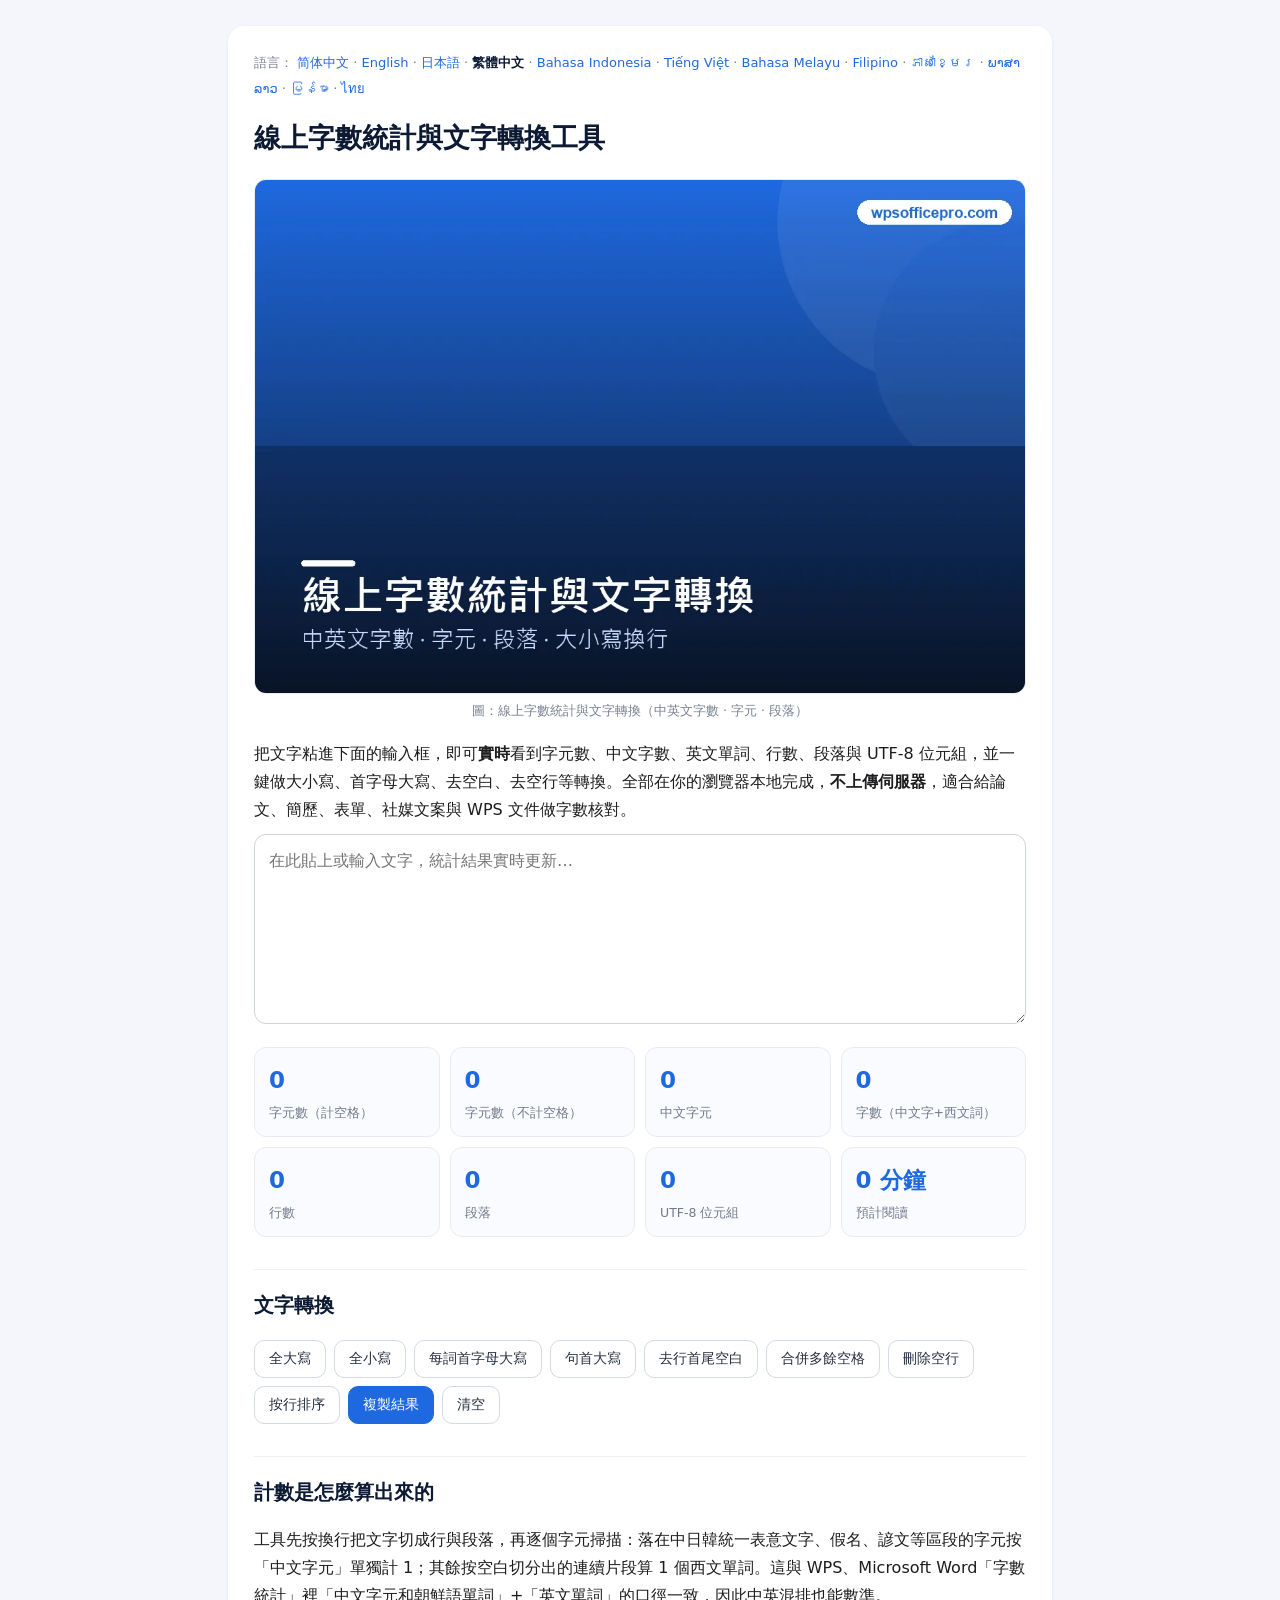
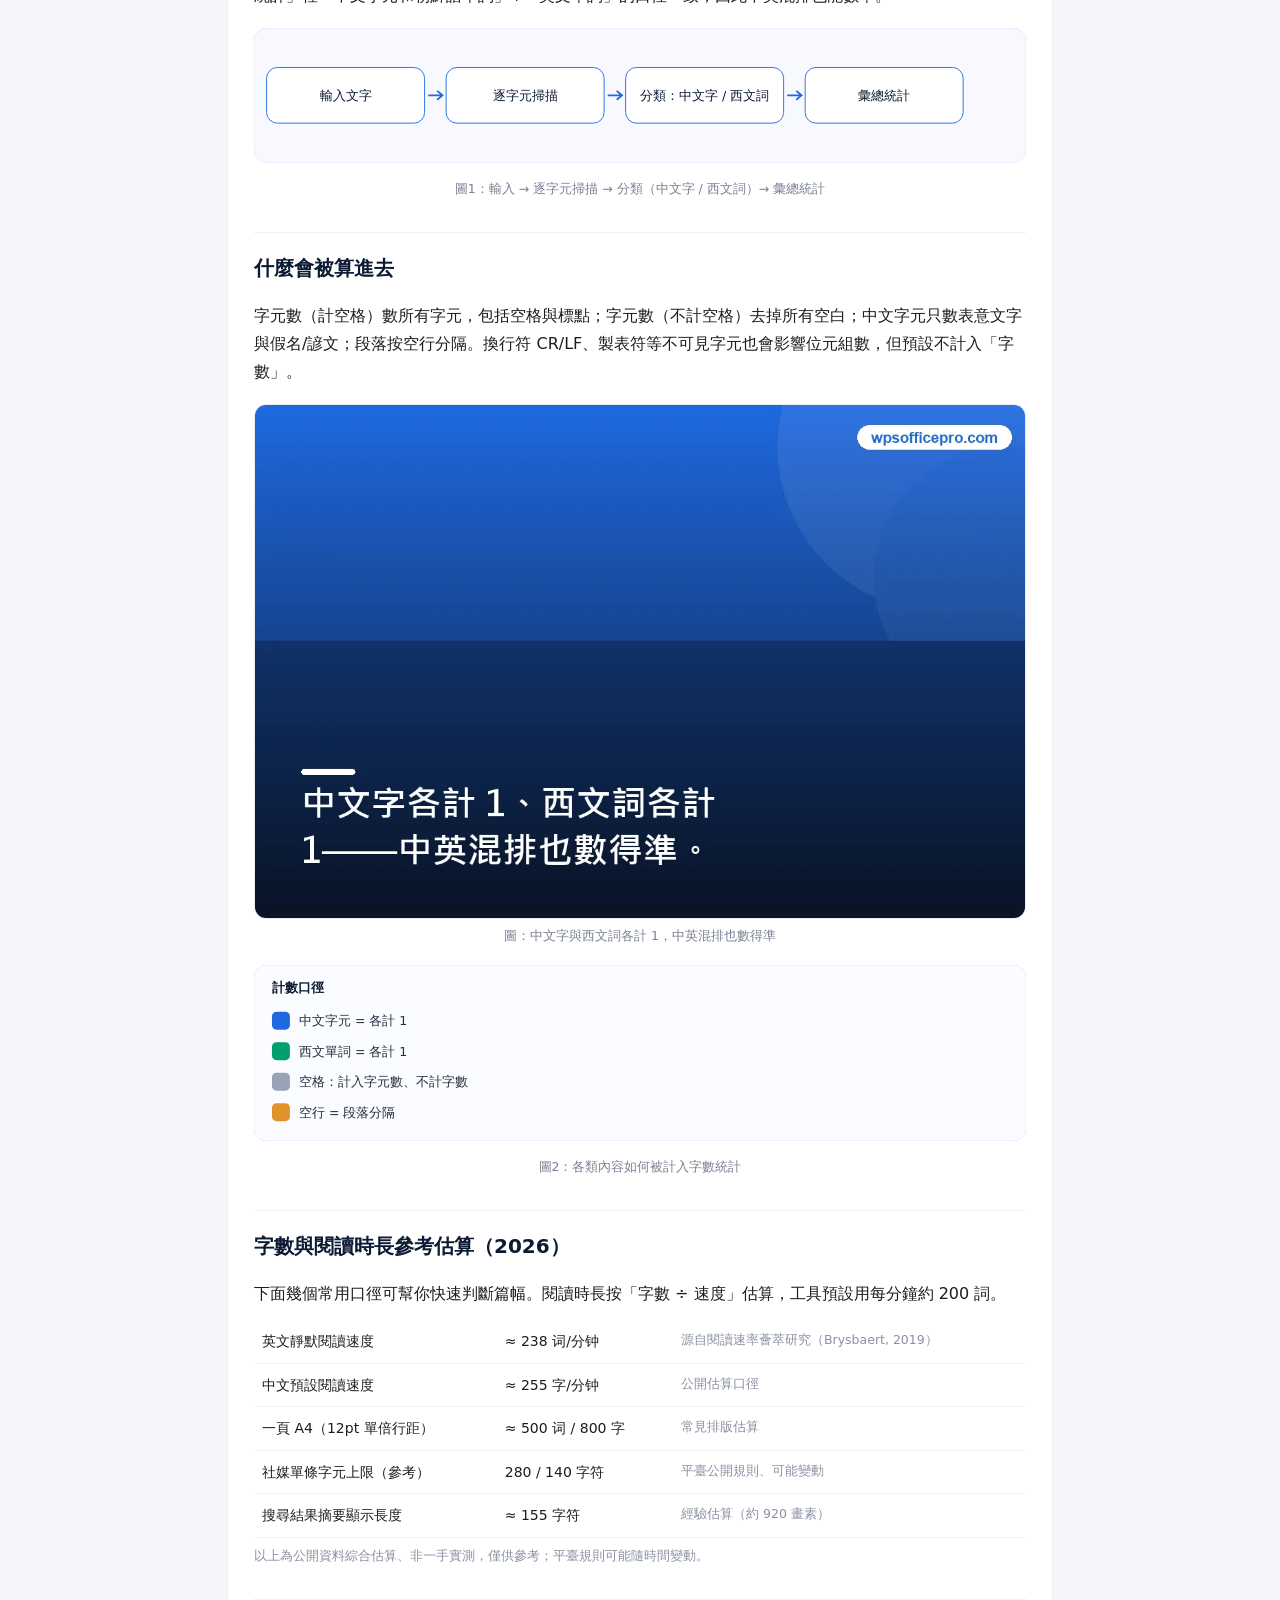
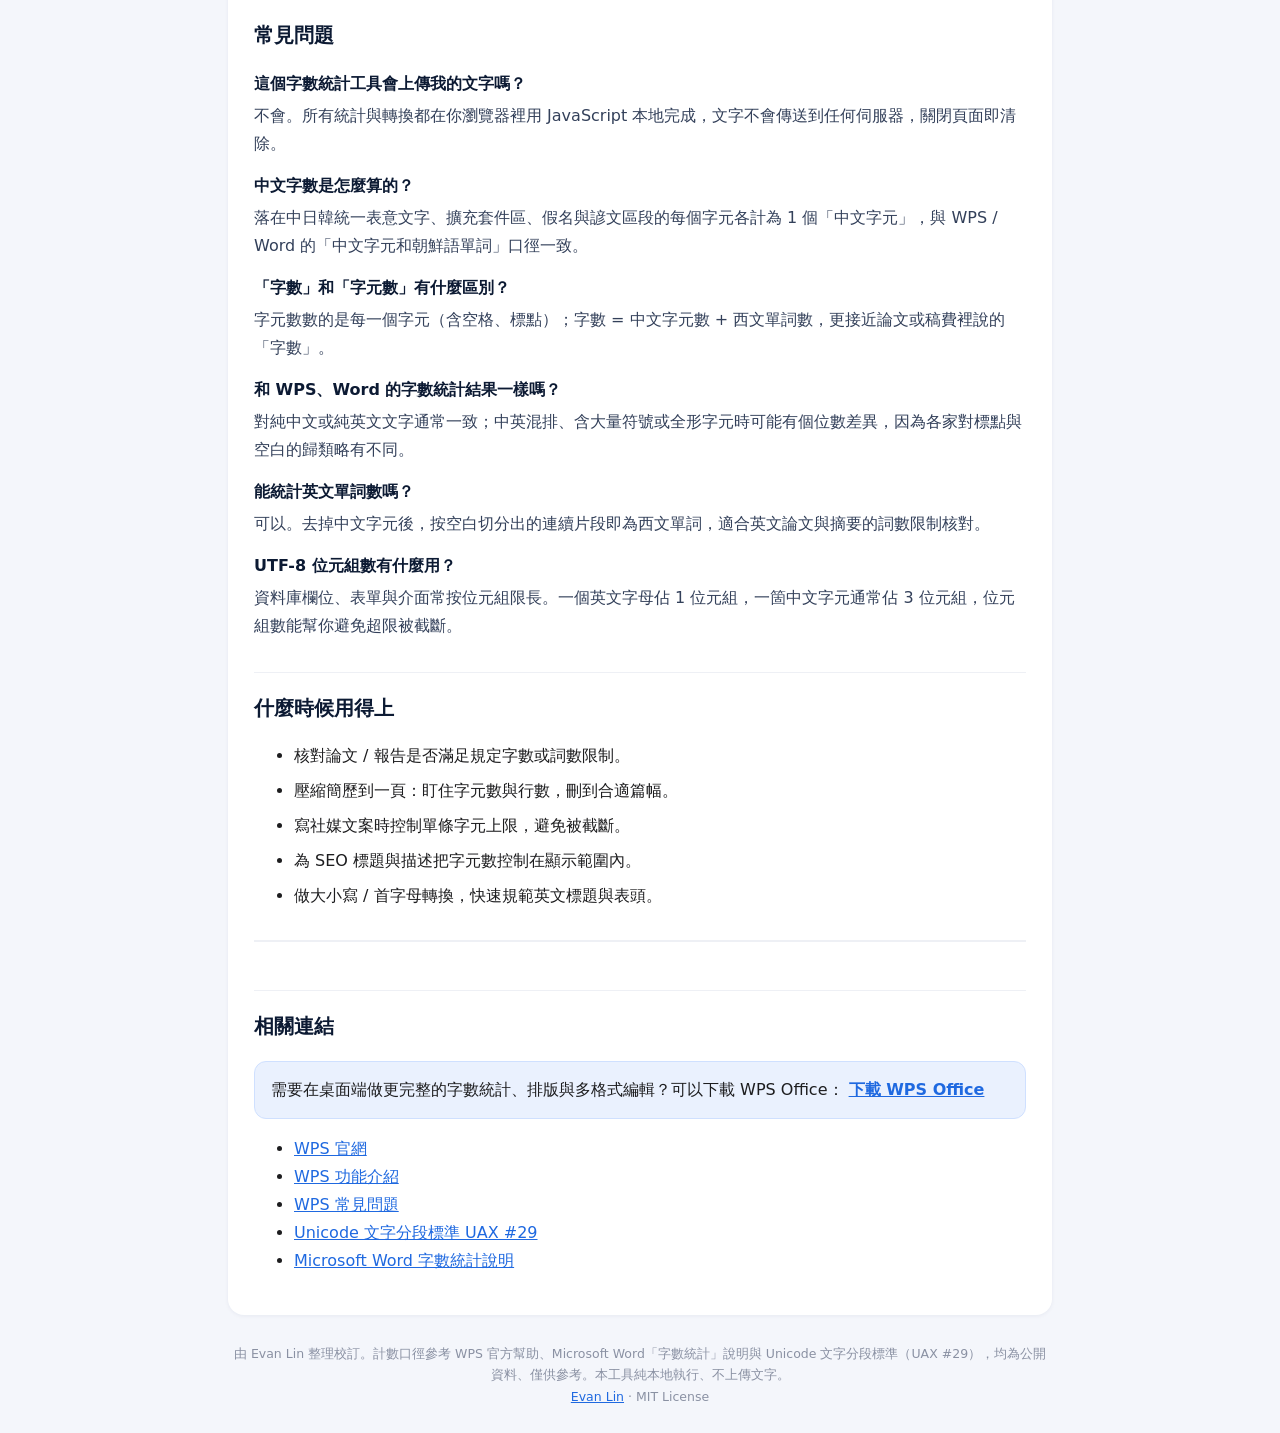
<file: zh-tw/index.html>
<!DOCTYPE html><html lang="zh-Hant"><head><meta charset="utf-8">
<meta name="viewport" content="width=device-width,initial-scale=1">
<title>字數統計工具 - 線上統計中英文字數/字元/段落 + 大小寫換行轉換</title>
<meta name="description" content="免費線上字數統計與文字轉換：實時統計中文字數、英文單詞、字元（計/不計空格）、行數、段落、UTF-8 位元組，並支援大小寫、首字母、整行去空白與去空行等轉換。純本地執行、不上傳，給 WPS 等辦公文件做字數核對。">
<link rel="canonical" href="https://nageshagwa.github.io/zh-tw/">
<meta name="robots" content="index,follow,max-image-preview:large">
<meta property="og:title" content="字數統計工具 - 線上統計中英文字數/字元/段落 + 大小寫換行轉換">
<meta property="og:type" content="website">
<meta property="og:url" content="https://nageshagwa.github.io/zh-tw/">
<link rel="alternate" hreflang="zh-Hans" href="https://nageshagwa.github.io/">
<link rel="alternate" hreflang="en" href="https://nageshagwa.github.io/en/">
<link rel="alternate" hreflang="ja" href="https://nageshagwa.github.io/ja/">
<link rel="alternate" hreflang="zh-Hant" href="https://nageshagwa.github.io/zh-tw/">
<link rel="alternate" hreflang="id" href="https://nageshagwa.github.io/id/">
<link rel="alternate" hreflang="vi" href="https://nageshagwa.github.io/vi/">
<link rel="alternate" hreflang="ms" href="https://nageshagwa.github.io/ms/">
<link rel="alternate" hreflang="fil" href="https://nageshagwa.github.io/fil/">
<link rel="alternate" hreflang="km" href="https://nageshagwa.github.io/km/">
<link rel="alternate" hreflang="lo" href="https://nageshagwa.github.io/lo/">
<link rel="alternate" hreflang="my" href="https://nageshagwa.github.io/my/">
<link rel="alternate" hreflang="th" href="https://nageshagwa.github.io/th/">
<link rel="alternate" hreflang="x-default" href="https://nageshagwa.github.io/">
<link rel="stylesheet" href="/style.css">
<script type="application/ld+json">
{
 "@context": "https://schema.org",
 "@graph": [
  {
   "@type": "WebApplication",
   "name": "線上字數統計與文字轉換",
   "url": "https://nageshagwa.github.io/zh-tw/",
   "applicationCategory": "UtilitiesApplication",
   "operatingSystem": "Web browser",
   "inLanguage": "zh-Hant",
   "description": "免費線上字數統計與文字轉換：實時統計中文字數、英文單詞、字元（計/不計空格）、行數、段落、UTF-8 位元組，並支援大小寫、首字母、整行去空白與去空行等轉換。純本地執行、不上傳，給 WPS 等辦公文件做字數核對。",
   "isAccessibleForFree": true,
   "browserRequirements": "Requires JavaScript",
   "offers": {
    "@type": "Offer",
    "price": "0",
    "priceCurrency": "USD"
   },
   "author": {
    "@type": "Person",
    "name": "Evan Lin"
   }
  },
  {
   "@type": "FAQPage",
   "inLanguage": "zh-Hant",
   "url": "https://nageshagwa.github.io/zh-tw/",
   "mainEntity": [
    {
     "@type": "Question",
     "name": "這個字數統計工具會上傳我的文字嗎？",
     "acceptedAnswer": {
      "@type": "Answer",
      "text": "不會。所有統計與轉換都在你瀏覽器裡用 JavaScript 本地完成，文字不會傳送到任何伺服器，關閉頁面即清除。"
     }
    },
    {
     "@type": "Question",
     "name": "中文字數是怎麼算的？",
     "acceptedAnswer": {
      "@type": "Answer",
      "text": "落在中日韓統一表意文字、擴充套件區、假名與諺文區段的每個字元各計為 1 個「中文字元」，與 WPS / Word 的「中文字元和朝鮮語單詞」口徑一致。"
     }
    },
    {
     "@type": "Question",
     "name": "「字數」和「字元數」有什麼區別？",
     "acceptedAnswer": {
      "@type": "Answer",
      "text": "字元數數的是每一個字元（含空格、標點）；字數 = 中文字元數 + 西文單詞數，更接近論文或稿費裡說的「字數」。"
     }
    },
    {
     "@type": "Question",
     "name": "和 WPS、Word 的字數統計結果一樣嗎？",
     "acceptedAnswer": {
      "@type": "Answer",
      "text": "對純中文或純英文文字通常一致；中英混排、含大量符號或全形字元時可能有個位數差異，因為各家對標點與空白的歸類略有不同。"
     }
    },
    {
     "@type": "Question",
     "name": "能統計英文單詞數嗎？",
     "acceptedAnswer": {
      "@type": "Answer",
      "text": "可以。去掉中文字元後，按空白切分出的連續片段即為西文單詞，適合英文論文與摘要的詞數限制核對。"
     }
    },
    {
     "@type": "Question",
     "name": "UTF-8 位元組數有什麼用？",
     "acceptedAnswer": {
      "@type": "Answer",
      "text": "資料庫欄位、表單與介面常按位元組限長。一個英文字母佔 1 位元組，一箇中文字元通常佔 3 位元組，位元組數能幫你避免超限被截斷。"
     }
    }
   ]
  }
 ]
}
</script>
</head>
<body><div class="wrap"><main>
<nav class="lang">語言： <a href="/">简体中文</a> · <a href="/en/">English</a> · <a href="/ja/">日本語</a> · <strong>繁體中文</strong> · <a href="/id/">Bahasa Indonesia</a> · <a href="/vi/">Tiếng Việt</a> · <a href="/ms/">Bahasa Melayu</a> · <a href="/fil/">Filipino</a> · <a href="/km/">ភាសាខ្មែរ</a> · <a href="/lo/">ພາສາລາວ</a> · <a href="/my/">မြန်မာ</a> · <a href="/th/">ไทย</a></nav>
<h1>線上字數統計與文字轉換工具</h1>
<figure class="i4png"><picture><source type="image/webp" srcset="/img/cover_tw.webp"><img src="/img/cover_tw.png" alt="線上字數統計與文字轉換工具示意圖" fetchpriority="high" width="1120" height="746" style="width:100%;height:auto;border-radius:12px;border:1px solid #e8ebf2"></picture><figcaption>圖：線上字數統計與文字轉換（中英文字數 · 字元 · 段落）</figcaption></figure>
<p>把文字粘進下面的輸入框，即可<strong>實時</strong>看到字元數、中文字數、英文單詞、行數、段落與 UTF-8 位元組，並一鍵做大小寫、首字母大寫、去空白、去空行等轉換。全部在你的瀏覽器本地完成，<strong>不上傳伺服器</strong>，適合給論文、簡歷、表單、社媒文案與 WPS 文件做字數核對。</p>
<textarea id="wc-input" placeholder="在此貼上或輸入文字，統計結果實時更新…" autocomplete="off" spellcheck="false"></textarea>
<div class="stats"><div class="stat"><div class="n" id="c-chars">0</div><div class="l">字元數（計空格）</div></div><div class="stat"><div class="n" id="c-nospace">0</div><div class="l">字元數（不計空格）</div></div><div class="stat"><div class="n" id="c-cjk">0</div><div class="l">中文字元</div></div><div class="stat"><div class="n" id="c-words">0</div><div class="l">字數（中文字+西文詞）</div></div><div class="stat"><div class="n" id="c-lines">0</div><div class="l">行數</div></div><div class="stat"><div class="n" id="c-paras">0</div><div class="l">段落</div></div><div class="stat"><div class="n" id="c-bytes">0</div><div class="l">UTF-8 位元組</div></div><div class="stat"><div class="n" id="c-read">0</div><div class="l">預計閱讀</div></div></div>
<h2>文字轉換</h2>
<div class="ops"><button data-op="upper">全大寫</button><button data-op="lower">全小寫</button><button data-op="title">每詞首字母大寫</button><button data-op="sentence">句首大寫</button><button data-op="trim">去行首尾空白</button><button data-op="collapse">合併多餘空格</button><button data-op="blank">刪除空行</button><button data-op="sort">按行排序</button><button data-op="copy" class="pri">複製結果</button><button data-op="clear">清空</button></div>
<h2>計數是怎麼算出來的</h2>
<p>工具先按換行把文字切成行與段落，再逐個字元掃描：落在中日韓統一表意文字、假名、諺文等區段的字元按「中文字元」單獨計 1；其餘按空白切分出的連續片段算 1 個西文單詞。這與 WPS、Microsoft Word「字數統計」裡「中文字元和朝鮮語單詞」+「英文單詞」的口徑一致，因此中英混排也能數準。</p>
<figure><svg viewBox="0 0 860 150" xmlns="http://www.w3.org/2000/svg" role="img" aria-label="圖1：輸入 → 逐字元掃描 → 分類（中文字 / 西文詞）→ 彙總統計" style="width:100%;height:auto"><rect x="0" y="0" width="860" height="150" rx="14" fill="#f7f9ff" stroke="#e1e9fb"/><rect x="14" y="44" width="176" height="62" rx="12" fill="#fff" stroke="#1f69e0"/><text x="102" y="80" text-anchor="middle" font-family="system-ui,Arial" font-size="14" fill="#0c1a33">輸入文字</text><path d="M194 75 l16 0 m-6 -5 l6 5 l-6 5" stroke="#1f69e0" stroke-width="2" fill="none"/><rect x="214" y="44" width="176" height="62" rx="12" fill="#fff" stroke="#1f69e0"/><text x="302" y="80" text-anchor="middle" font-family="system-ui,Arial" font-size="14" fill="#0c1a33">逐字元掃描</text><path d="M394 75 l16 0 m-6 -5 l6 5 l-6 5" stroke="#1f69e0" stroke-width="2" fill="none"/><rect x="414" y="44" width="176" height="62" rx="12" fill="#fff" stroke="#1f69e0"/><text x="502" y="80" text-anchor="middle" font-family="system-ui,Arial" font-size="14" fill="#0c1a33">分類：中文字 / 西文詞</text><path d="M594 75 l16 0 m-6 -5 l6 5 l-6 5" stroke="#1f69e0" stroke-width="2" fill="none"/><rect x="614" y="44" width="176" height="62" rx="12" fill="#fff" stroke="#1f69e0"/><text x="702" y="80" text-anchor="middle" font-family="system-ui,Arial" font-size="14" fill="#0c1a33">彙總統計</text></svg><figcaption>圖1：輸入 → 逐字元掃描 → 分類（中文字 / 西文詞）→ 彙總統計</figcaption></figure>
<h2>什麼會被算進去</h2>
<p>字元數（計空格）數所有字元，包括空格與標點；字元數（不計空格）去掉所有空白；中文字元只數表意文字與假名/諺文；段落按空行分隔。換行符 CR/LF、製表符等不可見字元也會影響位元組數，但預設不計入「字數」。</p>
<figure class="i4png"><picture><source type="image/webp" srcset="/img/board_tw.webp"><img src="/img/board_tw.png" alt="字數統計計數口徑示意圖" loading="lazy" width="1120" height="746" style="width:100%;height:auto;border-radius:12px;border:1px solid #e8ebf2"></picture><figcaption>圖：中文字與西文詞各計 1，中英混排也數得準</figcaption></figure>
<figure><svg viewBox="0 0 860 196" xmlns="http://www.w3.org/2000/svg" role="img" aria-label="圖2：各類內容如何被計入字數統計" style="width:100%;height:auto"><rect x="0" y="0" width="860" height="196" rx="14" fill="#fbfcff" stroke="#e1e9fb"/><text x="20" y="30" font-family="system-ui,Arial" font-size="15" font-weight="700" fill="#0c1a33">計數口徑</text><rect x="20" y="52" width="20" height="20" rx="5" fill="#1f69e0"/><text x="50" y="67" font-family="system-ui,Arial" font-size="14" fill="#23303f">中文字元 = 各計 1</text><rect x="20" y="86" width="20" height="20" rx="5" fill="#00a06d"/><text x="50" y="101" font-family="system-ui,Arial" font-size="14" fill="#23303f">西文單詞 = 各計 1</text><rect x="20" y="120" width="20" height="20" rx="5" fill="#9aa3b5"/><text x="50" y="135" font-family="system-ui,Arial" font-size="14" fill="#23303f">空格：計入字元數、不計字數</text><rect x="20" y="154" width="20" height="20" rx="5" fill="#e2922b"/><text x="50" y="169" font-family="system-ui,Arial" font-size="14" fill="#23303f">空行 = 段落分隔</text></svg><figcaption>圖2：各類內容如何被計入字數統計</figcaption></figure>
<h2 id="i4data">字數與閱讀時長參考估算（2026）</h2>
<p>下面幾個常用口徑可幫你快速判斷篇幅。閱讀時長按「字數 ÷ 速度」估算，工具預設用每分鐘約 200 詞。</p>
<table class="data"><tbody>
<tr><td>英文靜默閱讀速度</td><td>≈ 238 词/分钟</td><td class="note">源自閱讀速率薈萃研究（Brysbaert, 2019）</td></tr>
<tr><td>中文預設閱讀速度</td><td>≈ 255 字/分钟</td><td class="note">公開估算口徑</td></tr>
<tr><td>一頁 A4（12pt 單倍行距）</td><td>≈ 500 词 / 800 字</td><td class="note">常見排版估算</td></tr>
<tr><td>社媒單條字元上限（參考）</td><td>280 / 140 字符</td><td class="note">平臺公開規則、可能變動</td></tr>
<tr><td>搜尋結果摘要顯示長度</td><td>≈ 155 字符</td><td class="note">經驗估算（約 920 畫素）</td></tr>
</tbody></table>
<p class="note">以上為公開資料綜合估算、非一手實測，僅供參考；平臺規則可能隨時間變動。</p>
<h2>常見問題</h2>
<dl class="faq">
<dt>這個字數統計工具會上傳我的文字嗎？</dt><dd>不會。所有統計與轉換都在你瀏覽器裡用 JavaScript 本地完成，文字不會傳送到任何伺服器，關閉頁面即清除。</dd>
<dt>中文字數是怎麼算的？</dt><dd>落在中日韓統一表意文字、擴充套件區、假名與諺文區段的每個字元各計為 1 個「中文字元」，與 WPS / Word 的「中文字元和朝鮮語單詞」口徑一致。</dd>
<dt>「字數」和「字元數」有什麼區別？</dt><dd>字元數數的是每一個字元（含空格、標點）；字數 = 中文字元數 + 西文單詞數，更接近論文或稿費裡說的「字數」。</dd>
<dt>和 WPS、Word 的字數統計結果一樣嗎？</dt><dd>對純中文或純英文文字通常一致；中英混排、含大量符號或全形字元時可能有個位數差異，因為各家對標點與空白的歸類略有不同。</dd>
<dt>能統計英文單詞數嗎？</dt><dd>可以。去掉中文字元後，按空白切分出的連續片段即為西文單詞，適合英文論文與摘要的詞數限制核對。</dd>
<dt>UTF-8 位元組數有什麼用？</dt><dd>資料庫欄位、表單與介面常按位元組限長。一個英文字母佔 1 位元組，一箇中文字元通常佔 3 位元組，位元組數能幫你避免超限被截斷。</dd>
</dl>
<h2>什麼時候用得上</h2>
<ul class="scenes"><li>核對論文 / 報告是否滿足規定字數或詞數限制。</li><li>壓縮簡歷到一頁：盯住字元數與行數，刪到合適篇幅。</li><li>寫社媒文案時控制單條字元上限，避免被截斷。</li><li>為 SEO 標題與描述把字元數控制在顯示範圍內。</li><li>做大小寫 / 首字母轉換，快速規範英文標題與表頭。</li></ul>
<div class="related"><h2>相關連結</h2>
<div class="cta">需要在桌面端做更完整的字數統計、排版與多格式編輯？可以下載 WPS Office： <a href="https://wpsofficepro.com/download/">下載 WPS Office</a></div>
<ul><li><a href="https://wpsofficepro.com/" rel="nofollow noopener" target="_blank">WPS 官網</a></li><li><a href="https://wpsofficepro.com/features/" rel="nofollow noopener" target="_blank">WPS 功能介紹</a></li><li><a href="https://wpsofficepro.com/faq/" rel="nofollow noopener" target="_blank">WPS 常見問題</a></li><li><a href="https://www.unicode.org/reports/tr29/" rel="nofollow noopener" target="_blank">Unicode 文字分段標準 UAX #29</a></li><li><a href="https://support.microsoft.com/en-us/office/show-word-count-3c9e6a11-a04d-43b4-977c-563a0e0d5da3" rel="nofollow noopener" target="_blank">Microsoft Word 字數統計說明</a></li></ul></div>
</main>
<footer>由 Evan Lin 整理校訂。計數口徑參考 WPS 官方幫助、Microsoft Word「字數統計」說明與 Unicode 文字分段標準（UAX #29），均為公開資料、僅供參考。本工具純本地執行、不上傳文字。<br><a href="/about-editor/">Evan Lin</a> · MIT License</footer>
</div>
<script>window.I18N={"readUnit": "分鐘", "copied": "已複製"};</script><script src="/app.js"></script>
</body></html>
</file>
<file: style.css>
*{box-sizing:border-box}body{font-family:system-ui,-apple-system,"Segoe UI",Arial,"Microsoft YaHei",sans-serif;line-height:1.75;color:#1d1d1f;background:#f4f6fb;margin:0}
.wrap{max-width:860px;margin:0 auto;padding:26px 18px}
main{background:#fff;border-radius:16px;padding:24px 26px;box-shadow:0 1px 4px rgba(20,40,90,.06)}
h1{margin-top:0;font-size:27px;color:#0c1a33}
h2{font-size:20px;margin-top:32px;border-top:1px solid #eef0f5;padding-top:18px;color:#0c1a33}
p{margin:.6em 0}
.lang{font-size:13px;color:#7a8194;margin-bottom:12px;line-height:2}.lang a{color:#1f69e0;text-decoration:none}.lang strong{color:#0c1a33}
textarea{width:100%;min-height:190px;font-size:16px;padding:13px 14px;border:1px solid #cdd3e0;border-radius:12px;resize:vertical;font-family:inherit;line-height:1.6}
.stats{display:flex;flex-wrap:wrap;gap:10px;margin-top:14px}
.stat{flex:1 1 150px;border:1px solid #e8ebf2;border-radius:12px;padding:12px 14px;background:#fafbff}
.stat .n{font-size:23px;font-weight:700;color:#1f69e0}.stat .l{font-size:12.5px;color:#717a8c;margin-top:2px}
.ops{margin-top:16px;display:flex;flex-wrap:wrap;gap:8px}
.ops button{font-size:14px;padding:9px 14px;border:1px solid #d3d9e6;border-radius:10px;background:#fff;color:#23303f;cursor:pointer}
.ops button:hover{border-color:#1f69e0;color:#1f69e0}
.ops button.pri{background:#1f69e0;color:#fff;border-color:#1f69e0}
figure{margin:18px 0}figure.i4png img{display:block}
figcaption{color:#7a8194;font-size:12.5px;text-align:center;margin-top:6px}
table.data{border-collapse:collapse;width:100%;margin-top:12px;font-size:14px}
table.data th,table.data td{border-bottom:1px solid #eef0f5;padding:9px 8px;text-align:left;vertical-align:top}
table.data th{color:#0c1a33}
.faq dt{font-weight:700;margin-top:14px;color:#0c1a33}.faq dd{margin:4px 0 0;color:#33405a}
ul.scenes li{margin:7px 0}
.related{margin-top:30px;border-top:2px solid #eef0f5;padding-top:16px}
.cta{background:#eaf1fe;border:1px solid #cfe0ff;border-radius:12px;padding:14px 16px;margin:12px 0}
.cta a{font-weight:700;color:#1f69e0}
.note{color:#8a91a3;font-size:12.5px}
a{color:#1f69e0}
footer{color:#8a91a3;font-size:12.5px;margin-top:28px;text-align:center;line-height:1.7}
</file>
